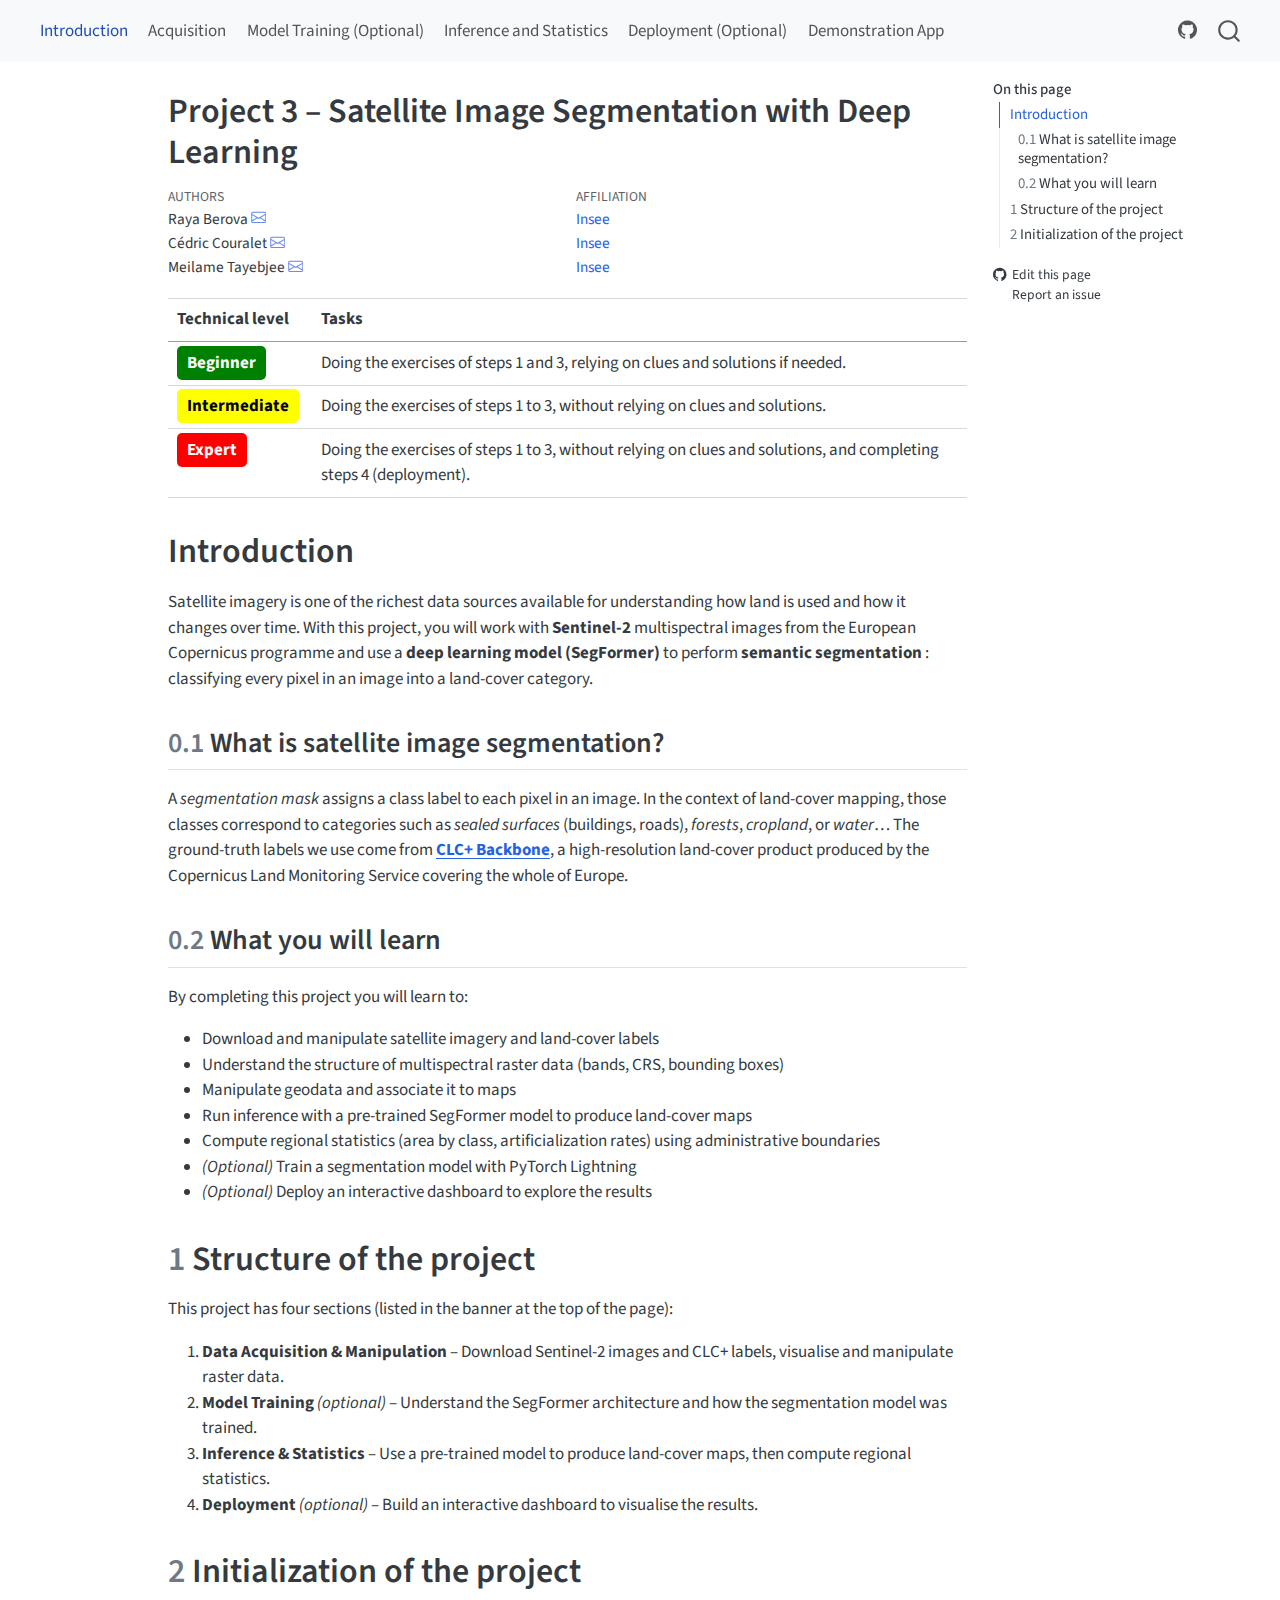
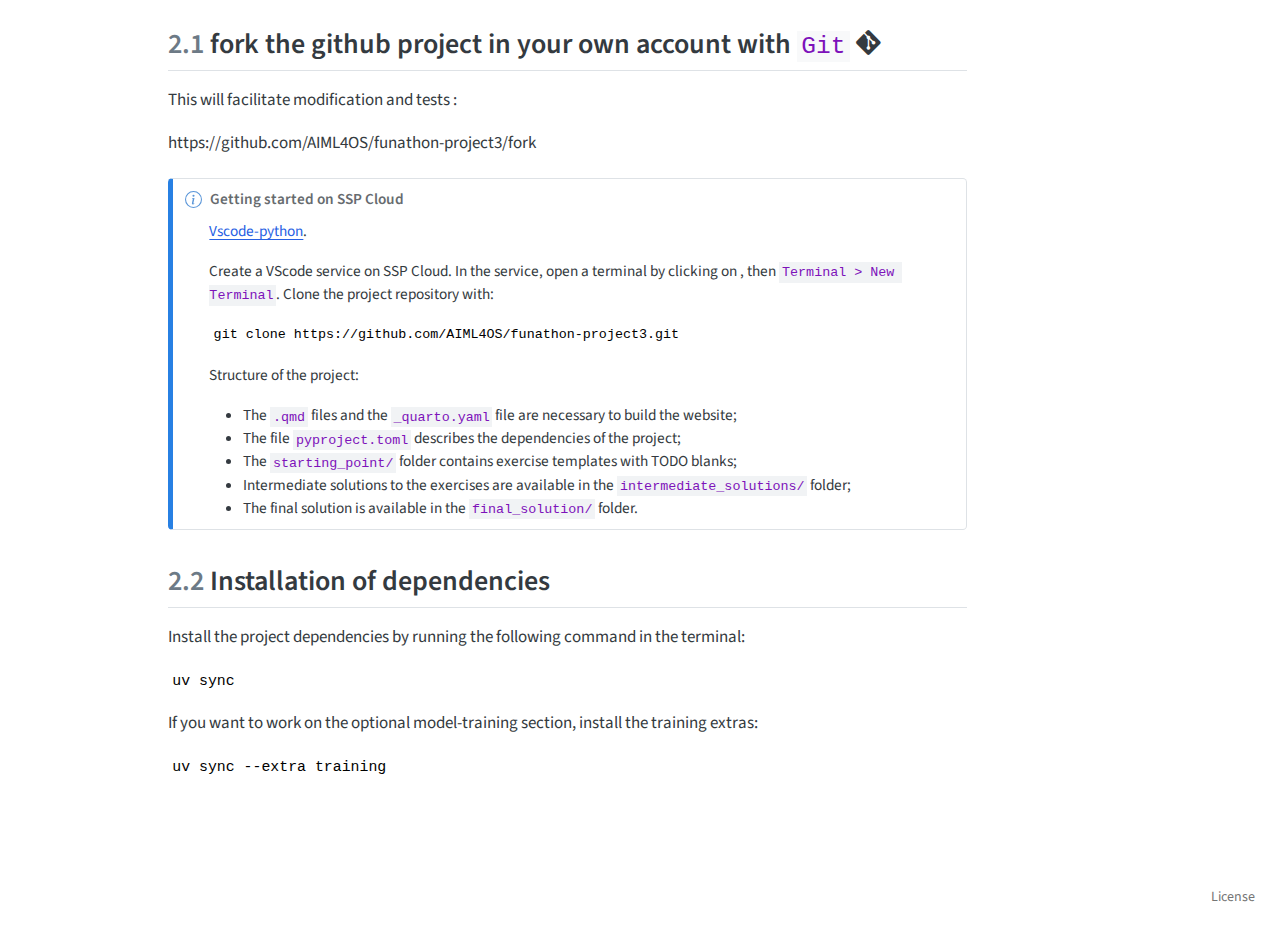
<file: index.html>
<!DOCTYPE html>
<html xmlns="http://www.w3.org/1999/xhtml" lang="en-US" xml:lang="en-US"><head>

<meta charset="utf-8">
<meta name="generator" content="quarto-1.9.37">

<meta name="viewport" content="width=device-width, initial-scale=1.0, user-scalable=yes">

<meta name="author" content="Raya Berova">
<meta name="author" content="Cédric Couralet">
<meta name="author" content="Meilame Tayebjee">

<title>Project 3 – Satellite Image Segmentation with Deep Learning – AIML4OS Funathon - Project 3</title>
<style>
/* Default styles provided by pandoc.
** See https://pandoc.org/MANUAL.html#variables-for-html for config info.
*/
code{white-space: pre-wrap;}
span.smallcaps{font-variant: small-caps;}
div.columns{display: flex; gap: min(4vw, 1.5em);}
div.column{flex: auto; overflow-x: auto;}
div.hanging-indent{margin-left: 1.5em; text-indent: -1.5em;}
ul.task-list{list-style: none;}
ul.task-list li input[type="checkbox"] {
  width: 0.8em;
  margin: 0 0.8em 0.2em -1em; /* quarto-specific, see https://github.com/quarto-dev/quarto-cli/issues/4556 */ 
  vertical-align: middle;
}
</style>


<script src="site_libs/quarto-nav/quarto-nav.js"></script>
<script src="site_libs/quarto-nav/headroom.min.js"></script>
<script src="site_libs/clipboard/clipboard.min.js"></script>
<script src="site_libs/quarto-search/autocomplete.umd.js"></script>
<script src="site_libs/quarto-search/fuse.min.js"></script>
<script src="site_libs/quarto-search/quarto-search.js"></script>
<meta name="quarto:offset" content="./">
<script src="site_libs/quarto-html/quarto.js" type="module"></script>
<script src="site_libs/quarto-html/tabsets/tabsets.js" type="module"></script>
<script src="site_libs/quarto-html/popper.min.js"></script>
<script src="site_libs/quarto-html/tippy.umd.min.js"></script>
<script src="site_libs/quarto-html/anchor.min.js"></script>
<link href="site_libs/quarto-html/tippy.css" rel="stylesheet">
<link href="site_libs/quarto-html/quarto-syntax-highlighting-7f8f88aac4f3542376d5c11b86a4c14d.css" rel="stylesheet" id="quarto-text-highlighting-styles">
<script src="site_libs/bootstrap/bootstrap.min.js"></script>
<link href="site_libs/bootstrap/bootstrap-icons.css" rel="stylesheet">
<link href="site_libs/bootstrap/bootstrap-9c86c6a150ad8204aa26c688cf8b52e3.min.css" rel="stylesheet" append-hash="true" id="quarto-bootstrap" data-mode="light">
<link href="site_libs/quarto-contrib/fontawesome6-0.1.0/all.css" rel="stylesheet">
<link href="site_libs/quarto-contrib/fontawesome6-0.1.0/latex-fontsize.css" rel="stylesheet">
<script id="quarto-search-options" type="application/json">{
  "location": "navbar",
  "copy-button": false,
  "collapse-after": 3,
  "panel-placement": "end",
  "type": "overlay",
  "limit": 50,
  "keyboard-shortcut": [
    "f",
    "/",
    "s"
  ],
  "show-item-context": false,
  "language": {
    "search-no-results-text": "No results",
    "search-matching-documents-text": "matching documents",
    "search-copy-link-title": "Copy link to search",
    "search-hide-matches-text": "Hide additional matches",
    "search-more-match-text": "more match in this document",
    "search-more-matches-text": "more matches in this document",
    "search-clear-button-title": "Clear",
    "search-text-placeholder": "",
    "search-detached-cancel-button-title": "Cancel",
    "search-submit-button-title": "Submit",
    "search-label": "Search"
  }
}</script>


<meta property="og:title" content="Project 3 – Satellite Image Segmentation with Deep Learning – AIML4OS Funathon - Project 3">
<meta property="og:description" content="Satellite images segmentation">
<meta property="og:site_name" content="AIML4OS Funathon - Project 3">
</head>

<body class="nav-fixed quarto-light">

<div id="quarto-search-results"></div>
  <header id="quarto-header" class="headroom fixed-top">
    <nav class="navbar navbar-expand-lg " data-bs-theme="dark">
      <div class="navbar-container container-fluid">
            <div id="quarto-search" class="" title="Search"></div>
          <button class="navbar-toggler" type="button" data-bs-toggle="collapse" data-bs-target="#navbarCollapse" aria-controls="navbarCollapse" role="menu" aria-expanded="false" aria-label="Toggle navigation" onclick="if (window.quartoToggleHeadroom) { window.quartoToggleHeadroom(); }">
  <span class="navbar-toggler-icon"></span>
</button>
          <div class="collapse navbar-collapse" id="navbarCollapse">
            <ul class="navbar-nav navbar-nav-scroll me-auto">
  <li class="nav-item">
    <a class="nav-link active" href="./index.html" aria-current="page"> 
<span class="menu-text">Introduction</span></a>
  </li>  
  <li class="nav-item">
    <a class="nav-link" href="./1-acquisition.html"> 
<span class="menu-text">Acquisition</span></a>
  </li>  
  <li class="nav-item">
    <a class="nav-link" href="./2-model.html"> 
<span class="menu-text">Model Training (Optional)</span></a>
  </li>  
  <li class="nav-item">
    <a class="nav-link" href="./3-inference.html"> 
<span class="menu-text">Inference and Statistics</span></a>
  </li>  
  <li class="nav-item">
    <a class="nav-link" href="./4-deployment.html"> 
<span class="menu-text">Deployment (Optional)</span></a>
  </li>  
  <li class="nav-item">
    <a class="nav-link" href="https://inseefrlab.github.io/satellite-images-webapp/"> 
<span class="menu-text">Demonstration App</span></a>
  </li>  
</ul>
            <ul class="navbar-nav navbar-nav-scroll ms-auto">
  <li class="nav-item compact">
    <a class="nav-link" href="https://github.com/AIML4OS/funathon-project3"> <i class="bi bi-github" role="img" aria-label="GitHub">
</i> 
<span class="menu-text"></span></a>
  </li>  
</ul>
          </div> <!-- /navcollapse -->
            <div class="quarto-navbar-tools">
</div>
      </div> <!-- /container-fluid -->
    </nav>
</header>
<!-- content -->
<div id="quarto-content" class="quarto-container page-columns page-rows-contents page-layout-article page-navbar">
<!-- sidebar -->
<!-- margin-sidebar -->
    <div id="quarto-margin-sidebar" class="sidebar margin-sidebar">
        <nav id="TOC" role="doc-toc" class="toc-active">
    <h2 id="toc-title">On this page</h2>
   
  <ul>
  <li><a href="#introduction" id="toc-introduction" class="nav-link active" data-scroll-target="#introduction">Introduction</a>
  <ul class="collapse">
  <li><a href="#what-is-satellite-image-segmentation" id="toc-what-is-satellite-image-segmentation" class="nav-link" data-scroll-target="#what-is-satellite-image-segmentation"><span class="header-section-number">0.1</span> What is satellite image segmentation?</a></li>
  <li><a href="#what-you-will-learn" id="toc-what-you-will-learn" class="nav-link" data-scroll-target="#what-you-will-learn"><span class="header-section-number">0.2</span> What you will learn</a></li>
  </ul></li>
  <li><a href="#structure-of-the-project" id="toc-structure-of-the-project" class="nav-link" data-scroll-target="#structure-of-the-project"><span class="header-section-number">1</span> Structure of the project</a></li>
  <li><a href="#initialization-of-the-project" id="toc-initialization-of-the-project" class="nav-link" data-scroll-target="#initialization-of-the-project"><span class="header-section-number">2</span> Initialization of the project</a>
  <ul class="collapse">
  <li><a href="#fork-the-github-project-in-your-own-account-with-git-b58fc729-690b-4000-b19f-365a4093b2ff7b7b3c206661206272616e6473206769742d616c74203e7d7d" id="toc-fork-the-github-project-in-your-own-account-with-git-b58fc729-690b-4000-b19f-365a4093b2ff7b7b3c206661206272616e6473206769742d616c74203e7d7d" class="nav-link" data-scroll-target="#fork-the-github-project-in-your-own-account-with-git-b58fc729-690b-4000-b19f-365a4093b2ff7b7b3c206661206272616e6473206769742d616c74203e7d7d"><span class="header-section-number">2.1</span> fork the github project in your own account with <code>Git</code> <i class="fa-brands fa-git-alt" aria-label="git-alt"></i></a></li>
  <li><a href="#installation-of-dependencies" id="toc-installation-of-dependencies" class="nav-link" data-scroll-target="#installation-of-dependencies"><span class="header-section-number">2.2</span> Installation of dependencies</a></li>
  </ul></li>
  </ul>
<div class="toc-actions"><ul><li><a href="https://github.com/AIML4OS/funathon-project3/edit/main/index.qmd" class="toc-action"><i class="bi bi-github"></i>Edit this page</a></li><li><a href="https://github.com/AIML4OS/funathon-project3/issues/new" class="toc-action"><i class="bi empty"></i>Report an issue</a></li></ul></div></nav>
    </div>
<!-- main -->
<main class="content" id="quarto-document-content">

<header id="title-block-header" class="quarto-title-block default">
<div class="quarto-title">
<h1 class="title">Project 3 – Satellite Image Segmentation with Deep Learning</h1>
</div>


<div class="quarto-title-meta-author">
  <div class="quarto-title-meta-heading">Authors</div>
  <div class="quarto-title-meta-heading">Affiliation</div>
  
    <div class="quarto-title-meta-contents">
    <p class="author">Raya Berova <a href="mailto:raya.berova@insee.fr" class="quarto-title-author-email"><i class="bi bi-envelope"></i></a> </p>
  </div>
  <div class="quarto-title-meta-contents">
        <p class="affiliation">
            <a href="https://www.insee.fr/fr/accueil">Insee</a>
          </p>
      </div>
    <div class="quarto-title-meta-contents">
    <p class="author">Cédric Couralet <a href="mailto:cedric.couralet@insee.fr" class="quarto-title-author-email"><i class="bi bi-envelope"></i></a> </p>
  </div>
  <div class="quarto-title-meta-contents">
        <p class="affiliation">
            <a href="https://www.insee.fr/fr/accueil">Insee</a>
          </p>
      </div>
    <div class="quarto-title-meta-contents">
    <p class="author">Meilame Tayebjee <a href="mailto:cedric.couralet@insee.fr" class="quarto-title-author-email"><i class="bi bi-envelope"></i></a> </p>
  </div>
  <div class="quarto-title-meta-contents">
        <p class="affiliation">
            <a href="https://www.insee.fr/fr/accueil">Insee</a>
          </p>
      </div>
  </div>

<div class="quarto-title-meta">

      
  
    
  </div>
  


</header>


<table class="caption-top table">
<thead>
<tr class="header">
<th data-quarto-table-cell-role="th">Technical level</th>
<th data-quarto-table-cell-role="th">Tasks</th>
</tr>
</thead>
<tbody>
<tr class="odd">
<td><span class="level-button level-beginner">Beginner</span></td>
<td>Doing the exercises of steps 1 and 3, relying on clues and solutions if needed.</td>
</tr>
<tr class="even">
<td><span class="level-button level-intermediate">Intermediate</span></td>
<td>Doing the exercises of steps 1 to 3, without relying on clues and solutions.</td>
</tr>
<tr class="odd">
<td><span class="level-button level-expert">Expert</span></td>
<td>Doing the exercises of steps 1 to 3, without relying on clues and solutions, and completing steps 4 (deployment).</td>
</tr>
</tbody>
</table>
<section id="introduction" class="level1 unnumbered">
<h1 class="unnumbered">Introduction</h1>
<p>Satellite imagery is one of the richest data sources available for understanding how land is used and how it changes over time. With this project, you will work with <strong>Sentinel-2</strong> multispectral images from the European Copernicus programme and use a <strong>deep learning model (SegFormer)</strong> to perform <strong>semantic segmentation</strong> : classifying every pixel in an image into a land-cover category.</p>
<section id="what-is-satellite-image-segmentation" class="level2" data-number="0.1">
<h2 data-number="0.1" class="anchored" data-anchor-id="what-is-satellite-image-segmentation"><span class="header-section-number">0.1</span> What is satellite image segmentation?</h2>
<p>A <em>segmentation mask</em> assigns a class label to each pixel in an image. In the context of land-cover mapping, those classes correspond to categories such as <em>sealed surfaces</em> (buildings, roads), <em>forests</em>, <em>cropland</em>, or <em>water</em>… The ground-truth labels we use come from <a href="https://land.copernicus.eu/en/products/clc-backbone"><strong>CLC+ Backbone</strong></a>, a high-resolution land-cover product produced by the Copernicus Land Monitoring Service covering the whole of Europe.</p>
</section>
<section id="what-you-will-learn" class="level2" data-number="0.2">
<h2 data-number="0.2" class="anchored" data-anchor-id="what-you-will-learn"><span class="header-section-number">0.2</span> What you will learn</h2>
<p>By completing this project you will learn to:</p>
<ul>
<li>Download and manipulate satellite imagery and land-cover labels</li>
<li>Understand the structure of multispectral raster data (bands, CRS, bounding boxes)</li>
<li>Manipulate geodata and associate it to maps</li>
<li>Run inference with a pre-trained SegFormer model to produce land-cover maps</li>
<li>Compute regional statistics (area by class, artificialization rates) using administrative boundaries</li>
<li><em>(Optional)</em> Train a segmentation model with PyTorch Lightning</li>
<li><em>(Optional)</em> Deploy an interactive dashboard to explore the results</li>
</ul>
</section>
</section>
<section id="structure-of-the-project" class="level1" data-number="1">
<h1 data-number="1"><span class="header-section-number">1</span> Structure of the project</h1>
<p>This project has four sections (listed in the banner at the top of the page):</p>
<ol type="1">
<li><strong>Data Acquisition &amp; Manipulation</strong> – Download Sentinel-2 images and CLC+ labels, visualise and manipulate raster data.</li>
<li><strong>Model Training</strong> <em>(optional)</em> – Understand the SegFormer architecture and how the segmentation model was trained.</li>
<li><strong>Inference &amp; Statistics</strong> – Use a pre-trained model to produce land-cover maps, then compute regional statistics.</li>
<li><strong>Deployment</strong> <em>(optional)</em> – Build an interactive dashboard to visualise the results.</li>
</ol>
</section>
<section id="initialization-of-the-project" class="level1" data-number="2">
<h1 data-number="2"><span class="header-section-number">2</span> Initialization of the project</h1>
<section id="fork-the-github-project-in-your-own-account-with-git-b58fc729-690b-4000-b19f-365a4093b2ff7b7b3c206661206272616e6473206769742d616c74203e7d7d" class="level2" data-number="2.1">
<h2 data-number="2.1" class="anchored" data-anchor-id="fork-the-github-project-in-your-own-account-with-git-b58fc729-690b-4000-b19f-365a4093b2ff7b7b3c206661206272616e6473206769742d616c74203e7d7d"><span class="header-section-number">2.1</span> fork the github project in your own account with <code>Git</code> <i class="fa-brands fa-git-alt" aria-label="git-alt"></i></h2>
<p>This will facilitate modification and tests :</p>
<p>https://github.com/AIML4OS/funathon-project3/fork</p>
<div class="callout callout-style-simple callout-note callout-titled">
<div class="callout-header d-flex align-content-center">
<div class="callout-icon-container">
<i class="callout-icon"></i>
</div>
<div class="callout-title-container flex-fill">
<span class="screen-reader-only">Note</span>Getting started on SSP Cloud
</div>
</div>
<div class="callout-body-container callout-body">
<p><a href="https://datalab.sspcloud.fr/launcher/ide/vscode-python">Vscode-python</a>.</p>
<p>Create a VScode service on SSP Cloud. In the service, open a terminal by clicking on <i class="fa-brands fa-fa-bars" aria-label="fa-bars"></i>, then <code>Terminal &gt; New Terminal</code>. Clone the project repository with:</p>
<pre><code>git clone https://github.com/AIML4OS/funathon-project3.git</code></pre>
<p>Structure of the project:</p>
<ul>
<li>The <code>.qmd</code> files and the <code>_quarto.yaml</code> file are necessary to build the website;</li>
<li>The file <code>pyproject.toml</code> describes the dependencies of the project;</li>
<li>The <code>starting_point/</code> folder contains exercise templates with TODO blanks;</li>
<li>Intermediate solutions to the exercises are available in the <code>intermediate_solutions/</code> folder;</li>
<li>The final solution is available in the <code>final_solution/</code> folder.</li>
</ul>
</div>
</div>
</section>
<section id="installation-of-dependencies" class="level2" data-number="2.2">
<h2 data-number="2.2" class="anchored" data-anchor-id="installation-of-dependencies"><span class="header-section-number">2.2</span> Installation of dependencies</h2>
<p>Install the project dependencies by running the following command in the terminal:</p>
<pre><code>uv sync</code></pre>
<p>If you want to work on the optional model-training section, install the training extras:</p>
<pre><code>uv sync --extra training</code></pre>


</section>
</section>

</main> <!-- /main -->
<script id="quarto-html-after-body" type="application/javascript">
  window.document.addEventListener("DOMContentLoaded", function (event) {
    const icon = "";
    const anchorJS = new window.AnchorJS();
    anchorJS.options = {
      placement: 'right',
      icon: icon
    };
    anchorJS.add('.anchored');
    const isCodeAnnotation = (el) => {
      for (const clz of el.classList) {
        if (clz.startsWith('code-annotation-')) {                     
          return true;
        }
      }
      return false;
    }
    const onCopySuccess = function(e) {
      // button target
      const button = e.trigger;
      // don't keep focus
      button.blur();
      // flash "checked"
      button.classList.add('code-copy-button-checked');
      var currentTitle = button.getAttribute("title");
      button.setAttribute("title", "Copied!");
      let tooltip;
      if (window.bootstrap) {
        button.setAttribute("data-bs-toggle", "tooltip");
        button.setAttribute("data-bs-placement", "left");
        button.setAttribute("data-bs-title", "Copied!");
        tooltip = new bootstrap.Tooltip(button, 
          { trigger: "manual", 
            customClass: "code-copy-button-tooltip",
            offset: [0, -8]});
        tooltip.show();    
      }
      setTimeout(function() {
        if (tooltip) {
          tooltip.hide();
          button.removeAttribute("data-bs-title");
          button.removeAttribute("data-bs-toggle");
          button.removeAttribute("data-bs-placement");
        }
        button.setAttribute("title", currentTitle);
        button.classList.remove('code-copy-button-checked');
      }, 1000);
      // clear code selection
      e.clearSelection();
    }
    const getTextToCopy = function(trigger) {
      const outerScaffold = trigger.parentElement.cloneNode(true);
      const codeEl = outerScaffold.querySelector('code');
      for (const childEl of codeEl.children) {
        if (isCodeAnnotation(childEl)) {
          childEl.remove();
        }
      }
      return codeEl.innerText;
    }
    const clipboard = new window.ClipboardJS('.code-copy-button:not([data-in-quarto-modal])', {
      text: getTextToCopy
    });
    clipboard.on('success', onCopySuccess);
    if (window.document.getElementById('quarto-embedded-source-code-modal')) {
      const clipboardModal = new window.ClipboardJS('.code-copy-button[data-in-quarto-modal]', {
        text: getTextToCopy,
        container: window.document.getElementById('quarto-embedded-source-code-modal')
      });
      clipboardModal.on('success', onCopySuccess);
    }
      var localhostRegex = new RegExp(/^(?:http|https):\/\/localhost\:?[0-9]*\//);
      var mailtoRegex = new RegExp(/^mailto:/);
        var filterRegex = new RegExp("https:\/\/aiml4os\.github\.io\/funathon-project3\/");
      var isInternal = (href) => {
          return filterRegex.test(href) || localhostRegex.test(href) || mailtoRegex.test(href);
      }
      // Inspect non-navigation links and adorn them if external
     var links = window.document.querySelectorAll('a[href]:not(.nav-link):not(.navbar-brand):not(.toc-action):not(.sidebar-link):not(.sidebar-item-toggle):not(.pagination-link):not(.no-external):not([aria-hidden]):not(.dropdown-item):not(.quarto-navigation-tool):not(.about-link)');
      for (var i=0; i<links.length; i++) {
        const link = links[i];
        if (!isInternal(link.href)) {
          // undo the damage that might have been done by quarto-nav.js in the case of
          // links that we want to consider external
          if (link.dataset.originalHref !== undefined) {
            link.href = link.dataset.originalHref;
          }
        }
      }
    function tippyHover(el, contentFn, onTriggerFn, onUntriggerFn) {
      const config = {
        allowHTML: true,
        maxWidth: 500,
        delay: 100,
        arrow: false,
        appendTo: function(el) {
            return el.parentElement;
        },
        interactive: true,
        interactiveBorder: 10,
        theme: 'quarto',
        placement: 'bottom-start',
      };
      if (contentFn) {
        config.content = contentFn;
      }
      if (onTriggerFn) {
        config.onTrigger = onTriggerFn;
      }
      if (onUntriggerFn) {
        config.onUntrigger = onUntriggerFn;
      }
      window.tippy(el, config); 
    }
    const noterefs = window.document.querySelectorAll('a[role="doc-noteref"]');
    for (var i=0; i<noterefs.length; i++) {
      const ref = noterefs[i];
      tippyHover(ref, function() {
        // use id or data attribute instead here
        let href = ref.getAttribute('data-footnote-href') || ref.getAttribute('href');
        try { href = new URL(href).hash; } catch {}
        const id = href.replace(/^#\/?/, "");
        const note = window.document.getElementById(id);
        if (note) {
          return note.innerHTML;
        } else {
          return "";
        }
      });
    }
    const xrefs = window.document.querySelectorAll('a.quarto-xref');
    const processXRef = (id, note) => {
      // Strip column container classes
      const stripColumnClz = (el) => {
        el.classList.remove("page-full", "page-columns");
        if (el.children) {
          for (const child of el.children) {
            stripColumnClz(child);
          }
        }
      }
      stripColumnClz(note)
      if (id === null || id.startsWith('sec-')) {
        // Special case sections, only their first couple elements
        const container = document.createElement("div");
        if (note.children && note.children.length > 2) {
          container.appendChild(note.children[0].cloneNode(true));
          for (let i = 1; i < note.children.length; i++) {
            const child = note.children[i];
            if (child.tagName === "P" && child.innerText === "") {
              continue;
            } else {
              container.appendChild(child.cloneNode(true));
              break;
            }
          }
          if (window.Quarto?.typesetMath) {
            window.Quarto.typesetMath(container);
          }
          return container.innerHTML
        } else {
          if (window.Quarto?.typesetMath) {
            window.Quarto.typesetMath(note);
          }
          return note.innerHTML;
        }
      } else {
        // Remove any anchor links if they are present
        const anchorLink = note.querySelector('a.anchorjs-link');
        if (anchorLink) {
          anchorLink.remove();
        }
        if (window.Quarto?.typesetMath) {
          window.Quarto.typesetMath(note);
        }
        if (note.classList.contains("callout")) {
          return note.outerHTML;
        } else {
          return note.innerHTML;
        }
      }
    }
    for (var i=0; i<xrefs.length; i++) {
      const xref = xrefs[i];
      tippyHover(xref, undefined, function(instance) {
        instance.disable();
        let url = xref.getAttribute('href');
        let hash = undefined; 
        if (url.startsWith('#')) {
          hash = url;
        } else {
          try { hash = new URL(url).hash; } catch {}
        }
        if (hash) {
          const id = hash.replace(/^#\/?/, "");
          const note = window.document.getElementById(id);
          if (note !== null) {
            try {
              const html = processXRef(id, note.cloneNode(true));
              instance.setContent(html);
            } finally {
              instance.enable();
              instance.show();
            }
          } else {
            // See if we can fetch this
            fetch(url.split('#')[0])
            .then(res => res.text())
            .then(html => {
              const parser = new DOMParser();
              const htmlDoc = parser.parseFromString(html, "text/html");
              const note = htmlDoc.getElementById(id);
              if (note !== null) {
                const html = processXRef(id, note);
                instance.setContent(html);
              } 
            }).finally(() => {
              instance.enable();
              instance.show();
            });
          }
        } else {
          // See if we can fetch a full url (with no hash to target)
          // This is a special case and we should probably do some content thinning / targeting
          fetch(url)
          .then(res => res.text())
          .then(html => {
            const parser = new DOMParser();
            const htmlDoc = parser.parseFromString(html, "text/html");
            const note = htmlDoc.querySelector('main.content');
            if (note !== null) {
              // This should only happen for chapter cross references
              // (since there is no id in the URL)
              // remove the first header
              if (note.children.length > 0 && note.children[0].tagName === "HEADER") {
                note.children[0].remove();
              }
              const html = processXRef(null, note);
              instance.setContent(html);
            } 
          }).finally(() => {
            instance.enable();
            instance.show();
          });
        }
      }, function(instance) {
      });
    }
        let selectedAnnoteEl;
        const selectorForAnnotation = ( cell, annotation) => {
          let cellAttr = 'data-code-cell="' + cell + '"';
          let lineAttr = 'data-code-annotation="' +  annotation + '"';
          const selector = 'span[' + cellAttr + '][' + lineAttr + ']';
          return selector;
        }
        const selectCodeLines = (annoteEl) => {
          const doc = window.document;
          const targetCell = annoteEl.getAttribute("data-target-cell");
          const targetAnnotation = annoteEl.getAttribute("data-target-annotation");
          const annoteSpan = window.document.querySelector(selectorForAnnotation(targetCell, targetAnnotation));
          const lines = annoteSpan.getAttribute("data-code-lines").split(",");
          const lineIds = lines.map((line) => {
            return targetCell + "-" + line;
          })
          let top = null;
          let height = null;
          let parent = null;
          if (lineIds.length > 0) {
              //compute the position of the single el (top and bottom and make a div)
              const el = window.document.getElementById(lineIds[0]);
              top = el.offsetTop;
              height = el.offsetHeight;
              parent = el.parentElement.parentElement;
            if (lineIds.length > 1) {
              const lastEl = window.document.getElementById(lineIds[lineIds.length - 1]);
              const bottom = lastEl.offsetTop + lastEl.offsetHeight;
              height = bottom - top;
            }
            if (top !== null && height !== null && parent !== null) {
              // cook up a div (if necessary) and position it 
              let div = window.document.getElementById("code-annotation-line-highlight");
              if (div === null) {
                div = window.document.createElement("div");
                div.setAttribute("id", "code-annotation-line-highlight");
                div.style.position = 'absolute';
                parent.appendChild(div);
              }
              div.style.top = top - 2 + "px";
              div.style.height = height + 4 + "px";
              div.style.left = 0;
              let gutterDiv = window.document.getElementById("code-annotation-line-highlight-gutter");
              if (gutterDiv === null) {
                gutterDiv = window.document.createElement("div");
                gutterDiv.setAttribute("id", "code-annotation-line-highlight-gutter");
                gutterDiv.style.position = 'absolute';
                const codeCell = window.document.getElementById(targetCell);
                const gutter = codeCell.querySelector('.code-annotation-gutter');
                gutter.appendChild(gutterDiv);
              }
              gutterDiv.style.top = top - 2 + "px";
              gutterDiv.style.height = height + 4 + "px";
            }
            selectedAnnoteEl = annoteEl;
          }
        };
        const unselectCodeLines = () => {
          const elementsIds = ["code-annotation-line-highlight", "code-annotation-line-highlight-gutter"];
          elementsIds.forEach((elId) => {
            const div = window.document.getElementById(elId);
            if (div) {
              div.remove();
            }
          });
          selectedAnnoteEl = undefined;
        };
          // Handle positioning of the toggle
      window.addEventListener(
        "resize",
        throttle(() => {
          elRect = undefined;
          if (selectedAnnoteEl) {
            selectCodeLines(selectedAnnoteEl);
          }
        }, 10)
      );
      function throttle(fn, ms) {
      let throttle = false;
      let timer;
        return (...args) => {
          if(!throttle) { // first call gets through
              fn.apply(this, args);
              throttle = true;
          } else { // all the others get throttled
              if(timer) clearTimeout(timer); // cancel #2
              timer = setTimeout(() => {
                fn.apply(this, args);
                timer = throttle = false;
              }, ms);
          }
        };
      }
        // Attach click handler to the DT
        const annoteDls = window.document.querySelectorAll('dt[data-target-cell]');
        for (const annoteDlNode of annoteDls) {
          annoteDlNode.addEventListener('click', (event) => {
            const clickedEl = event.target;
            if (clickedEl !== selectedAnnoteEl) {
              unselectCodeLines();
              const activeEl = window.document.querySelector('dt[data-target-cell].code-annotation-active');
              if (activeEl) {
                activeEl.classList.remove('code-annotation-active');
              }
              selectCodeLines(clickedEl);
              clickedEl.classList.add('code-annotation-active');
            } else {
              // Unselect the line
              unselectCodeLines();
              clickedEl.classList.remove('code-annotation-active');
            }
          });
        }
    const findCites = (el) => {
      const parentEl = el.parentElement;
      if (parentEl) {
        const cites = parentEl.dataset.cites;
        if (cites) {
          return {
            el,
            cites: cites.split(' ')
          };
        } else {
          return findCites(el.parentElement)
        }
      } else {
        return undefined;
      }
    };
    var bibliorefs = window.document.querySelectorAll('a[role="doc-biblioref"]');
    for (var i=0; i<bibliorefs.length; i++) {
      const ref = bibliorefs[i];
      const citeInfo = findCites(ref);
      if (citeInfo) {
        tippyHover(citeInfo.el, function() {
          var popup = window.document.createElement('div');
          citeInfo.cites.forEach(function(cite) {
            var citeDiv = window.document.createElement('div');
            citeDiv.classList.add('hanging-indent');
            citeDiv.classList.add('csl-entry');
            var biblioDiv = window.document.getElementById('ref-' + cite);
            if (biblioDiv) {
              citeDiv.innerHTML = biblioDiv.innerHTML;
            }
            popup.appendChild(citeDiv);
          });
          return popup.innerHTML;
        });
      }
    }
  });
  </script>
</div> <!-- /content -->
<footer class="footer">
  <div class="nav-footer">
    <div class="nav-footer-left">
      &nbsp;
    </div>   
    <div class="nav-footer-center">
      &nbsp;
    <div class="toc-actions d-sm-block d-md-none"><ul><li><a href="https://github.com/AIML4OS/funathon-project3/edit/main/index.qmd" class="toc-action"><i class="bi bi-github"></i>Edit this page</a></li><li><a href="https://github.com/AIML4OS/funathon-project3/issues/new" class="toc-action"><i class="bi empty"></i>Report an issue</a></li></ul></div></div>
    <div class="nav-footer-right">
      <ul class="footer-items list-unstyled">
    <li class="nav-item">
    <a class="nav-link" href="./LICENCE">
<p>License</p>
</a>
  </li>  
</ul>
    </div>
  </div>
</footer>




</body></html>
</file>
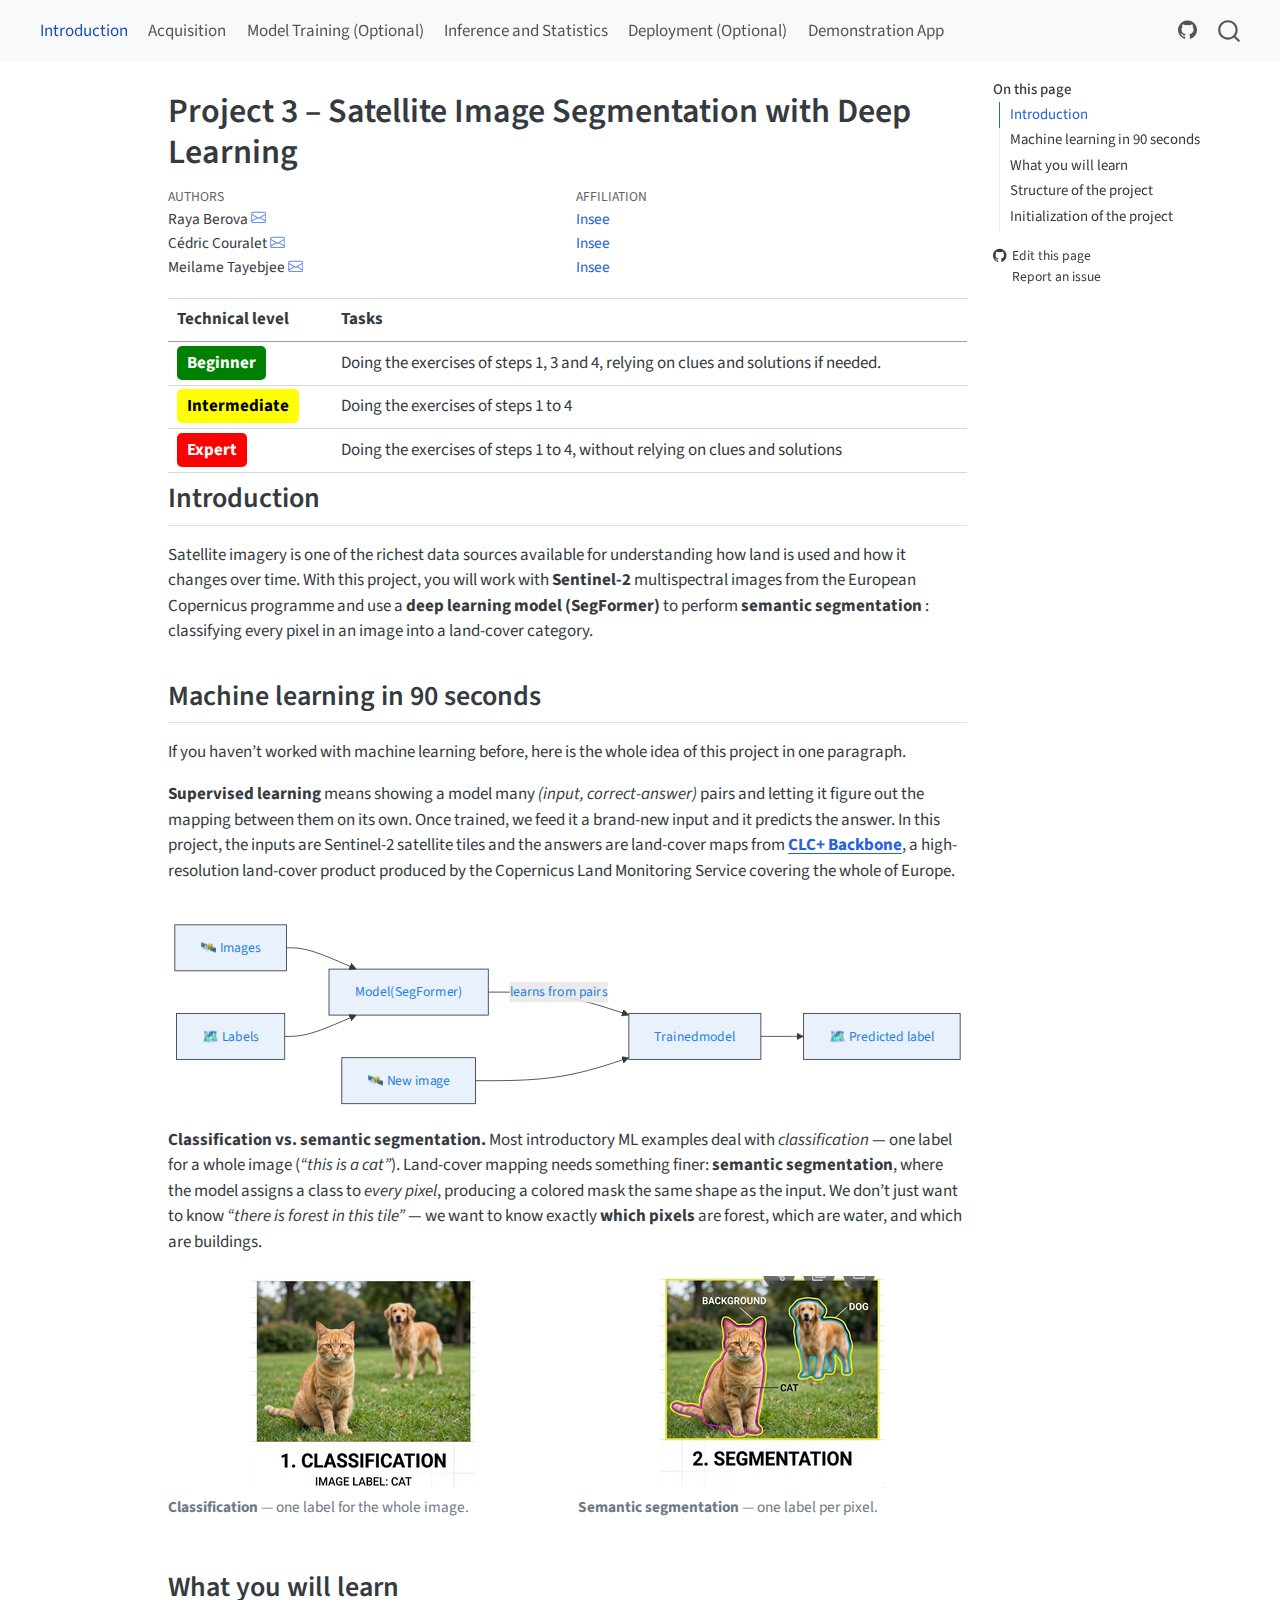
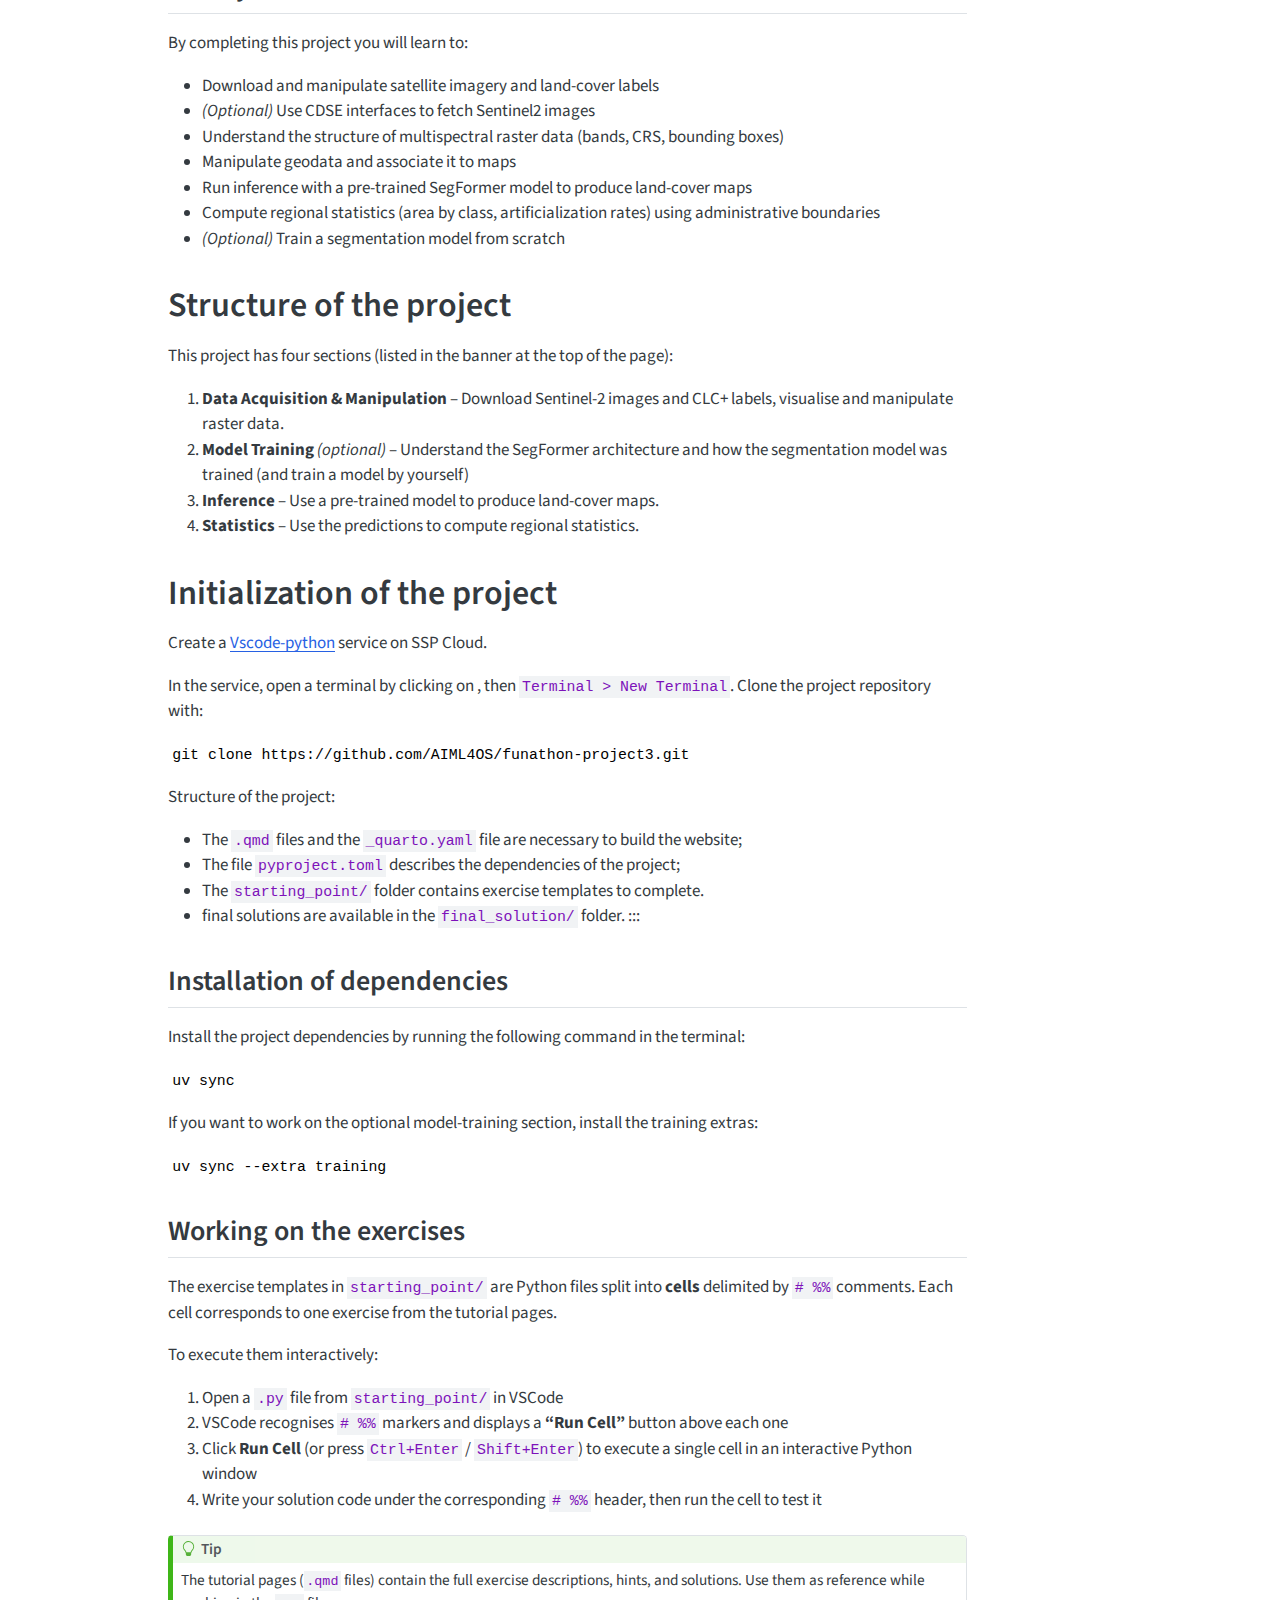
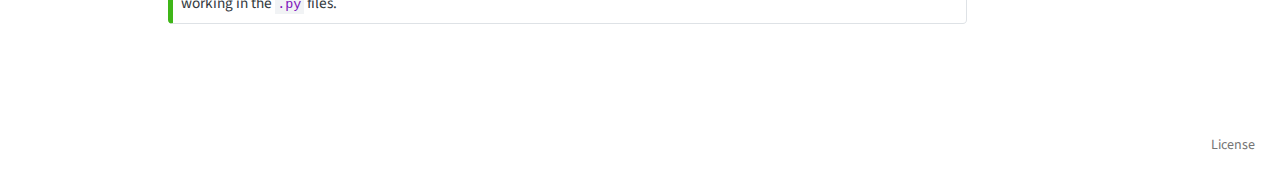
<file: pr-preview/pr-11/index.html>
<!DOCTYPE html>
<html xmlns="http://www.w3.org/1999/xhtml" lang="en-US" xml:lang="en-US"><head>

<meta charset="utf-8">
<meta name="generator" content="quarto-1.9.37">

<meta name="viewport" content="width=device-width, initial-scale=1.0, user-scalable=yes">

<meta name="author" content="Raya Berova">
<meta name="author" content="Cédric Couralet">
<meta name="author" content="Meilame Tayebjee">

<title>Project 3 – Satellite Image Segmentation with Deep Learning – AIML4OS Funathon - Project 3</title>
<style>
/* Default styles provided by pandoc.
** See https://pandoc.org/MANUAL.html#variables-for-html for config info.
*/
code{white-space: pre-wrap;}
span.smallcaps{font-variant: small-caps;}
div.columns{display: flex; gap: min(4vw, 1.5em);}
div.column{flex: auto; overflow-x: auto;}
div.hanging-indent{margin-left: 1.5em; text-indent: -1.5em;}
ul.task-list{list-style: none;}
ul.task-list li input[type="checkbox"] {
  width: 0.8em;
  margin: 0 0.8em 0.2em -1em; /* quarto-specific, see https://github.com/quarto-dev/quarto-cli/issues/4556 */ 
  vertical-align: middle;
}
</style>


<script src="site_libs/quarto-nav/quarto-nav.js"></script>
<script src="site_libs/quarto-nav/headroom.min.js"></script>
<script src="site_libs/clipboard/clipboard.min.js"></script>
<script src="site_libs/quarto-search/autocomplete.umd.js"></script>
<script src="site_libs/quarto-search/fuse.min.js"></script>
<script src="site_libs/quarto-search/quarto-search.js"></script>
<meta name="quarto:offset" content="./">
<script src="site_libs/quarto-html/quarto.js" type="module"></script>
<script src="site_libs/quarto-html/tabsets/tabsets.js" type="module"></script>
<script src="site_libs/quarto-html/popper.min.js"></script>
<script src="site_libs/quarto-html/tippy.umd.min.js"></script>
<script src="site_libs/quarto-html/anchor.min.js"></script>
<link href="site_libs/quarto-html/tippy.css" rel="stylesheet">
<link href="site_libs/quarto-html/quarto-syntax-highlighting-7f8f88aac4f3542376d5c11b86a4c14d.css" rel="stylesheet" id="quarto-text-highlighting-styles">
<script src="site_libs/bootstrap/bootstrap.min.js"></script>
<link href="site_libs/bootstrap/bootstrap-icons.css" rel="stylesheet">
<link href="site_libs/bootstrap/bootstrap-9c86c6a150ad8204aa26c688cf8b52e3.min.css" rel="stylesheet" append-hash="true" id="quarto-bootstrap" data-mode="light">
<link href="site_libs/quarto-contrib/fontawesome6-0.1.0/all.css" rel="stylesheet">
<link href="site_libs/quarto-contrib/fontawesome6-0.1.0/latex-fontsize.css" rel="stylesheet">
<script id="quarto-search-options" type="application/json">{
  "location": "navbar",
  "copy-button": false,
  "collapse-after": 3,
  "panel-placement": "end",
  "type": "overlay",
  "limit": 50,
  "keyboard-shortcut": [
    "f",
    "/",
    "s"
  ],
  "show-item-context": false,
  "language": {
    "search-no-results-text": "No results",
    "search-matching-documents-text": "matching documents",
    "search-copy-link-title": "Copy link to search",
    "search-hide-matches-text": "Hide additional matches",
    "search-more-match-text": "more match in this document",
    "search-more-matches-text": "more matches in this document",
    "search-clear-button-title": "Clear",
    "search-text-placeholder": "",
    "search-detached-cancel-button-title": "Cancel",
    "search-submit-button-title": "Submit",
    "search-label": "Search"
  }
}</script>
<script src="site_libs/quarto-diagram/mermaid.min.js"></script>
<script src="site_libs/quarto-diagram/mermaid-init.js"></script>
<link href="site_libs/quarto-diagram/mermaid.css" rel="stylesheet">


<meta property="og:title" content="Project 3 – Satellite Image Segmentation with Deep Learning – AIML4OS Funathon - Project 3">
<meta property="og:description" content="Satellite images segmentation">
<meta property="og:image" content="https://aiml4os.github.io/funathon-project3/assets/classification-example.png">
<meta property="og:site_name" content="AIML4OS Funathon - Project 3">
<meta property="og:image:height" content="212">
<meta property="og:image:width" content="224">
</head>

<body class="nav-fixed quarto-light">

<div id="quarto-search-results"></div>
  <header id="quarto-header" class="headroom fixed-top">
    <nav class="navbar navbar-expand-lg " data-bs-theme="dark">
      <div class="navbar-container container-fluid">
            <div id="quarto-search" class="" title="Search"></div>
          <button class="navbar-toggler" type="button" data-bs-toggle="collapse" data-bs-target="#navbarCollapse" aria-controls="navbarCollapse" role="menu" aria-expanded="false" aria-label="Toggle navigation" onclick="if (window.quartoToggleHeadroom) { window.quartoToggleHeadroom(); }">
  <span class="navbar-toggler-icon"></span>
</button>
          <div class="collapse navbar-collapse" id="navbarCollapse">
            <ul class="navbar-nav navbar-nav-scroll me-auto">
  <li class="nav-item">
    <a class="nav-link active" href="./index.html" aria-current="page"> 
<span class="menu-text">Introduction</span></a>
  </li>  
  <li class="nav-item">
    <a class="nav-link" href="./1-acquisition.html"> 
<span class="menu-text">Acquisition</span></a>
  </li>  
  <li class="nav-item">
    <a class="nav-link" href="./2-model.html"> 
<span class="menu-text">Model Training (Optional)</span></a>
  </li>  
  <li class="nav-item">
    <a class="nav-link" href="./3-inference.html"> 
<span class="menu-text">Inference and Statistics</span></a>
  </li>  
  <li class="nav-item">
    <a class="nav-link" href="./4-deployment.html"> 
<span class="menu-text">Deployment (Optional)</span></a>
  </li>  
  <li class="nav-item">
    <a class="nav-link" href="https://inseefrlab.github.io/satellite-images-webapp/"> 
<span class="menu-text">Demonstration App</span></a>
  </li>  
</ul>
            <ul class="navbar-nav navbar-nav-scroll ms-auto">
  <li class="nav-item compact">
    <a class="nav-link" href="https://github.com/AIML4OS/funathon-project3"> <i class="bi bi-github" role="img" aria-label="GitHub">
</i> 
<span class="menu-text"></span></a>
  </li>  
</ul>
          </div> <!-- /navcollapse -->
            <div class="quarto-navbar-tools">
</div>
      </div> <!-- /container-fluid -->
    </nav>
</header>
<!-- content -->
<div id="quarto-content" class="quarto-container page-columns page-rows-contents page-layout-article page-navbar">
<!-- sidebar -->
<!-- margin-sidebar -->
    <div id="quarto-margin-sidebar" class="sidebar margin-sidebar">
        <nav id="TOC" role="doc-toc" class="toc-active">
    <h2 id="toc-title">On this page</h2>
   
  <ul>
  <li><a href="#introduction" id="toc-introduction" class="nav-link active" data-scroll-target="#introduction">Introduction</a></li>
  <li><a href="#machine-learning-in-90-seconds" id="toc-machine-learning-in-90-seconds" class="nav-link" data-scroll-target="#machine-learning-in-90-seconds">Machine learning in 90 seconds</a></li>
  <li><a href="#what-you-will-learn" id="toc-what-you-will-learn" class="nav-link" data-scroll-target="#what-you-will-learn">What you will learn</a></li>
  <li><a href="#structure-of-the-project" id="toc-structure-of-the-project" class="nav-link" data-scroll-target="#structure-of-the-project">Structure of the project</a></li>
  <li><a href="#initialization-of-the-project" id="toc-initialization-of-the-project" class="nav-link" data-scroll-target="#initialization-of-the-project">Initialization of the project</a>
  <ul class="collapse">
  <li><a href="#installation-of-dependencies" id="toc-installation-of-dependencies" class="nav-link" data-scroll-target="#installation-of-dependencies">Installation of dependencies</a></li>
  <li><a href="#working-on-the-exercises" id="toc-working-on-the-exercises" class="nav-link" data-scroll-target="#working-on-the-exercises">Working on the exercises</a></li>
  </ul></li>
  </ul>
<div class="toc-actions"><ul><li><a href="https://github.com/AIML4OS/funathon-project3/edit/main/index.qmd" class="toc-action"><i class="bi bi-github"></i>Edit this page</a></li><li><a href="https://github.com/AIML4OS/funathon-project3/issues/new" class="toc-action"><i class="bi empty"></i>Report an issue</a></li></ul></div></nav>
    </div>
<!-- main -->
<main class="content" id="quarto-document-content">

<header id="title-block-header" class="quarto-title-block default">
<div class="quarto-title">
<h1 class="title">Project 3 – Satellite Image Segmentation with Deep Learning</h1>
</div>


<div class="quarto-title-meta-author">
  <div class="quarto-title-meta-heading">Authors</div>
  <div class="quarto-title-meta-heading">Affiliation</div>
  
    <div class="quarto-title-meta-contents">
    <p class="author">Raya Berova <a href="mailto:raya.berova@insee.fr" class="quarto-title-author-email"><i class="bi bi-envelope"></i></a> </p>
  </div>
  <div class="quarto-title-meta-contents">
        <p class="affiliation">
            <a href="https://www.insee.fr/fr/accueil">Insee</a>
          </p>
      </div>
    <div class="quarto-title-meta-contents">
    <p class="author">Cédric Couralet <a href="mailto:cedric.couralet@insee.fr" class="quarto-title-author-email"><i class="bi bi-envelope"></i></a> </p>
  </div>
  <div class="quarto-title-meta-contents">
        <p class="affiliation">
            <a href="https://www.insee.fr/fr/accueil">Insee</a>
          </p>
      </div>
    <div class="quarto-title-meta-contents">
    <p class="author">Meilame Tayebjee <a href="mailto:meilame.tayebjee@insee.fr" class="quarto-title-author-email"><i class="bi bi-envelope"></i></a> </p>
  </div>
  <div class="quarto-title-meta-contents">
        <p class="affiliation">
            <a href="https://www.insee.fr/fr/accueil">Insee</a>
          </p>
      </div>
  </div>

<div class="quarto-title-meta">

      
  
    
  </div>
  


</header>


<table class="caption-top table">
<thead>
<tr class="header">
<th data-quarto-table-cell-role="th">Technical level</th>
<th data-quarto-table-cell-role="th">Tasks</th>
</tr>
</thead>
<tbody>
<tr class="odd">
<td><span class="level-button level-beginner">Beginner</span></td>
<td>Doing the exercises of steps 1, 3 and 4, relying on clues and solutions if needed.</td>
</tr>
<tr class="even">
<td><span class="level-button level-intermediate">Intermediate</span></td>
<td>Doing the exercises of steps 1 to 4</td>
</tr>
<tr class="odd">
<td><span class="level-button level-expert">Expert</span></td>
<td>Doing the exercises of steps 1 to 4, without relying on clues and solutions</td>
</tr>
</tbody>
</table>
<section id="introduction" class="level2 unnumbered">
<h2 class="unnumbered anchored" data-anchor-id="introduction">Introduction</h2>
<p>Satellite imagery is one of the richest data sources available for understanding how land is used and how it changes over time. With this project, you will work with <strong>Sentinel-2</strong> multispectral images from the European Copernicus programme and use a <strong>deep learning model (SegFormer)</strong> to perform <strong>semantic segmentation</strong> : classifying every pixel in an image into a land-cover category.</p>
</section>
<section id="machine-learning-in-90-seconds" class="level2">
<h2 class="anchored" data-anchor-id="machine-learning-in-90-seconds">Machine learning in 90 seconds</h2>
<p>If you haven’t worked with machine learning before, here is the whole idea of this project in one paragraph.</p>
<p><strong>Supervised learning</strong> means showing a model many <em>(input, correct-answer)</em> pairs and letting it figure out the mapping between them on its own. Once trained, we feed it a brand-new input and it predicts the answer. In this project, the inputs are Sentinel-2 satellite tiles and the answers are land-cover maps from <a href="https://land.copernicus.eu/en/products/clc-backbone"><strong>CLC+ Backbone</strong></a>, a high-resolution land-cover product produced by the Copernicus Land Monitoring Service covering the whole of Europe.</p>
<div class="cell" data-eval="true" data-layout-align="default">
<div class="cell-output-display">
<div>
<p></p><figure class="figure"><p></p>
<div>
<pre class="mermaid mermaid-js">flowchart LR
    A["🛰️ Images"] --&gt; M
    B["🗺️ Labels"] --&gt; M
    M["Model(SegFormer)"] --&gt;|learns from pairs| T["Trainedmodel"]
    N["🛰️ New image"] --&gt; T
    T --&gt; P["🗺️ Predicted label"]
</pre>
</div>
<p></p></figure><p></p>
</div>
</div>
</div>
<p><strong>Classification vs.&nbsp;semantic segmentation.</strong> Most introductory ML examples deal with <em>classification</em> — one label for a whole image (<em>“this is a cat”</em>). Land-cover mapping needs something finer: <strong>semantic segmentation</strong>, where the model assigns a class to <em>every pixel</em>, producing a colored mask the same shape as the input. We don’t just want to know <em>“there is forest in this tile”</em> — we want to know exactly <strong>which pixels</strong> are forest, which are water, and which are buildings.</p>
<div class="quarto-layout-panel" data-layout-ncol="2">
<div class="quarto-layout-row">
<div class="quarto-layout-cell" style="flex-basis: 50.0%;justify-content: flex-start;">
<div class="quarto-figure quarto-figure-center">
<figure class="figure">
<p><img src="assets/classification-example.png" class="img-fluid figure-img"></p>
<figcaption><strong>Classification</strong> — one label for the whole image.</figcaption>
</figure>
</div>
</div>
<div class="quarto-layout-cell" style="flex-basis: 50.0%;justify-content: flex-start;">
<div class="quarto-figure quarto-figure-center">
<figure class="figure">
<p><img src="assets/segmentation-example.png" class="img-fluid figure-img"></p>
<figcaption><strong>Semantic segmentation</strong> — one label per pixel.</figcaption>
</figure>
</div>
</div>
</div>
</div>
</section>
<section id="what-you-will-learn" class="level2">
<h2 class="anchored" data-anchor-id="what-you-will-learn">What you will learn</h2>
<p>By completing this project you will learn to:</p>
<ul>
<li>Download and manipulate satellite imagery and land-cover labels</li>
<li><em>(Optional)</em> Use CDSE interfaces to fetch Sentinel2 images</li>
<li>Understand the structure of multispectral raster data (bands, CRS, bounding boxes)</li>
<li>Manipulate geodata and associate it to maps</li>
<li>Run inference with a pre-trained SegFormer model to produce land-cover maps</li>
<li>Compute regional statistics (area by class, artificialization rates) using administrative boundaries</li>
<li><em>(Optional)</em> Train a segmentation model from scratch</li>
</ul>
</section>
<section id="structure-of-the-project" class="level1">
<h1>Structure of the project</h1>
<p>This project has four sections (listed in the banner at the top of the page):</p>
<ol type="1">
<li><strong>Data Acquisition &amp; Manipulation</strong> – Download Sentinel-2 images and CLC+ labels, visualise and manipulate raster data.</li>
<li><strong>Model Training</strong> <em>(optional)</em> – Understand the SegFormer architecture and how the segmentation model was trained (and train a model by yourself)</li>
<li><strong>Inference</strong> – Use a pre-trained model to produce land-cover maps.</li>
<li><strong>Statistics</strong> – Use the predictions to compute regional statistics.</li>
</ol>
</section>
<section id="initialization-of-the-project" class="level1">
<h1>Initialization of the project</h1>
<p>Create a <a href="https://datalab.sspcloud.fr/launcher/ide/vscode-python">Vscode-python</a> service on SSP Cloud.</p>
<p>In the service, open a terminal by clicking on <i class="fa-brands fa-fa-bars" aria-label="fa-bars"></i>, then <code>Terminal &gt; New Terminal</code>. Clone the project repository with:</p>
<pre><code>git clone https://github.com/AIML4OS/funathon-project3.git</code></pre>
<p>Structure of the project:</p>
<ul>
<li>The <code>.qmd</code> files and the <code>_quarto.yaml</code> file are necessary to build the website;</li>
<li>The file <code>pyproject.toml</code> describes the dependencies of the project;</li>
<li>The <code>starting_point/</code> folder contains exercise templates to complete.</li>
<li>final solutions are available in the <code>final_solution/</code> folder. :::</li>
</ul>
<section id="installation-of-dependencies" class="level2">
<h2 class="anchored" data-anchor-id="installation-of-dependencies">Installation of dependencies</h2>
<p>Install the project dependencies by running the following command in the terminal:</p>
<pre><code>uv sync</code></pre>
<p>If you want to work on the optional model-training section, install the training extras:</p>
<pre><code>uv sync --extra training</code></pre>
</section>
<section id="working-on-the-exercises" class="level2">
<h2 class="anchored" data-anchor-id="working-on-the-exercises">Working on the exercises</h2>
<p>The exercise templates in <code>starting_point/</code> are Python files split into <strong>cells</strong> delimited by <code># %%</code> comments. Each cell corresponds to one exercise from the tutorial pages.</p>
<p>To execute them interactively:</p>
<ol type="1">
<li>Open a <code>.py</code> file from <code>starting_point/</code> in VSCode</li>
<li>VSCode recognises <code># %%</code> markers and displays a <strong>“Run Cell”</strong> button above each one</li>
<li>Click <strong>Run Cell</strong> (or press <code>Ctrl+Enter</code> / <code>Shift+Enter</code>) to execute a single cell in an interactive Python window</li>
<li>Write your solution code under the corresponding <code># %%</code> header, then run the cell to test it</li>
</ol>
<div class="callout callout-style-default callout-tip callout-titled">
<div class="callout-header d-flex align-content-center">
<div class="callout-icon-container">
<i class="callout-icon"></i>
</div>
<div class="callout-title-container flex-fill">
Tip
</div>
</div>
<div class="callout-body-container callout-body">
<p>The tutorial pages (<code>.qmd</code> files) contain the full exercise descriptions, hints, and solutions. Use them as reference while working in the <code>.py</code> files.</p>
</div>
</div>


</section>
</section>

</main> <!-- /main -->
<script id="quarto-html-after-body" type="application/javascript">
  window.document.addEventListener("DOMContentLoaded", function (event) {
    const icon = "";
    const anchorJS = new window.AnchorJS();
    anchorJS.options = {
      placement: 'right',
      icon: icon
    };
    anchorJS.add('.anchored');
    const isCodeAnnotation = (el) => {
      for (const clz of el.classList) {
        if (clz.startsWith('code-annotation-')) {                     
          return true;
        }
      }
      return false;
    }
    const onCopySuccess = function(e) {
      // button target
      const button = e.trigger;
      // don't keep focus
      button.blur();
      // flash "checked"
      button.classList.add('code-copy-button-checked');
      var currentTitle = button.getAttribute("title");
      button.setAttribute("title", "Copied!");
      let tooltip;
      if (window.bootstrap) {
        button.setAttribute("data-bs-toggle", "tooltip");
        button.setAttribute("data-bs-placement", "left");
        button.setAttribute("data-bs-title", "Copied!");
        tooltip = new bootstrap.Tooltip(button, 
          { trigger: "manual", 
            customClass: "code-copy-button-tooltip",
            offset: [0, -8]});
        tooltip.show();    
      }
      setTimeout(function() {
        if (tooltip) {
          tooltip.hide();
          button.removeAttribute("data-bs-title");
          button.removeAttribute("data-bs-toggle");
          button.removeAttribute("data-bs-placement");
        }
        button.setAttribute("title", currentTitle);
        button.classList.remove('code-copy-button-checked');
      }, 1000);
      // clear code selection
      e.clearSelection();
    }
    const getTextToCopy = function(trigger) {
      const outerScaffold = trigger.parentElement.cloneNode(true);
      const codeEl = outerScaffold.querySelector('code');
      for (const childEl of codeEl.children) {
        if (isCodeAnnotation(childEl)) {
          childEl.remove();
        }
      }
      return codeEl.innerText;
    }
    const clipboard = new window.ClipboardJS('.code-copy-button:not([data-in-quarto-modal])', {
      text: getTextToCopy
    });
    clipboard.on('success', onCopySuccess);
    if (window.document.getElementById('quarto-embedded-source-code-modal')) {
      const clipboardModal = new window.ClipboardJS('.code-copy-button[data-in-quarto-modal]', {
        text: getTextToCopy,
        container: window.document.getElementById('quarto-embedded-source-code-modal')
      });
      clipboardModal.on('success', onCopySuccess);
    }
      var localhostRegex = new RegExp(/^(?:http|https):\/\/localhost\:?[0-9]*\//);
      var mailtoRegex = new RegExp(/^mailto:/);
        var filterRegex = new RegExp("https:\/\/aiml4os\.github\.io\/funathon-project3\/");
      var isInternal = (href) => {
          return filterRegex.test(href) || localhostRegex.test(href) || mailtoRegex.test(href);
      }
      // Inspect non-navigation links and adorn them if external
     var links = window.document.querySelectorAll('a[href]:not(.nav-link):not(.navbar-brand):not(.toc-action):not(.sidebar-link):not(.sidebar-item-toggle):not(.pagination-link):not(.no-external):not([aria-hidden]):not(.dropdown-item):not(.quarto-navigation-tool):not(.about-link)');
      for (var i=0; i<links.length; i++) {
        const link = links[i];
        if (!isInternal(link.href)) {
          // undo the damage that might have been done by quarto-nav.js in the case of
          // links that we want to consider external
          if (link.dataset.originalHref !== undefined) {
            link.href = link.dataset.originalHref;
          }
        }
      }
    function tippyHover(el, contentFn, onTriggerFn, onUntriggerFn) {
      const config = {
        allowHTML: true,
        maxWidth: 500,
        delay: 100,
        arrow: false,
        appendTo: function(el) {
            return el.parentElement;
        },
        interactive: true,
        interactiveBorder: 10,
        theme: 'quarto',
        placement: 'bottom-start',
      };
      if (contentFn) {
        config.content = contentFn;
      }
      if (onTriggerFn) {
        config.onTrigger = onTriggerFn;
      }
      if (onUntriggerFn) {
        config.onUntrigger = onUntriggerFn;
      }
      window.tippy(el, config); 
    }
    const noterefs = window.document.querySelectorAll('a[role="doc-noteref"]');
    for (var i=0; i<noterefs.length; i++) {
      const ref = noterefs[i];
      tippyHover(ref, function() {
        // use id or data attribute instead here
        let href = ref.getAttribute('data-footnote-href') || ref.getAttribute('href');
        try { href = new URL(href).hash; } catch {}
        const id = href.replace(/^#\/?/, "");
        const note = window.document.getElementById(id);
        if (note) {
          return note.innerHTML;
        } else {
          return "";
        }
      });
    }
    const xrefs = window.document.querySelectorAll('a.quarto-xref');
    const processXRef = (id, note) => {
      // Strip column container classes
      const stripColumnClz = (el) => {
        el.classList.remove("page-full", "page-columns");
        if (el.children) {
          for (const child of el.children) {
            stripColumnClz(child);
          }
        }
      }
      stripColumnClz(note)
      if (id === null || id.startsWith('sec-')) {
        // Special case sections, only their first couple elements
        const container = document.createElement("div");
        if (note.children && note.children.length > 2) {
          container.appendChild(note.children[0].cloneNode(true));
          for (let i = 1; i < note.children.length; i++) {
            const child = note.children[i];
            if (child.tagName === "P" && child.innerText === "") {
              continue;
            } else {
              container.appendChild(child.cloneNode(true));
              break;
            }
          }
          if (window.Quarto?.typesetMath) {
            window.Quarto.typesetMath(container);
          }
          return container.innerHTML
        } else {
          if (window.Quarto?.typesetMath) {
            window.Quarto.typesetMath(note);
          }
          return note.innerHTML;
        }
      } else {
        // Remove any anchor links if they are present
        const anchorLink = note.querySelector('a.anchorjs-link');
        if (anchorLink) {
          anchorLink.remove();
        }
        if (window.Quarto?.typesetMath) {
          window.Quarto.typesetMath(note);
        }
        if (note.classList.contains("callout")) {
          return note.outerHTML;
        } else {
          return note.innerHTML;
        }
      }
    }
    for (var i=0; i<xrefs.length; i++) {
      const xref = xrefs[i];
      tippyHover(xref, undefined, function(instance) {
        instance.disable();
        let url = xref.getAttribute('href');
        let hash = undefined; 
        if (url.startsWith('#')) {
          hash = url;
        } else {
          try { hash = new URL(url).hash; } catch {}
        }
        if (hash) {
          const id = hash.replace(/^#\/?/, "");
          const note = window.document.getElementById(id);
          if (note !== null) {
            try {
              const html = processXRef(id, note.cloneNode(true));
              instance.setContent(html);
            } finally {
              instance.enable();
              instance.show();
            }
          } else {
            // See if we can fetch this
            fetch(url.split('#')[0])
            .then(res => res.text())
            .then(html => {
              const parser = new DOMParser();
              const htmlDoc = parser.parseFromString(html, "text/html");
              const note = htmlDoc.getElementById(id);
              if (note !== null) {
                const html = processXRef(id, note);
                instance.setContent(html);
              } 
            }).finally(() => {
              instance.enable();
              instance.show();
            });
          }
        } else {
          // See if we can fetch a full url (with no hash to target)
          // This is a special case and we should probably do some content thinning / targeting
          fetch(url)
          .then(res => res.text())
          .then(html => {
            const parser = new DOMParser();
            const htmlDoc = parser.parseFromString(html, "text/html");
            const note = htmlDoc.querySelector('main.content');
            if (note !== null) {
              // This should only happen for chapter cross references
              // (since there is no id in the URL)
              // remove the first header
              if (note.children.length > 0 && note.children[0].tagName === "HEADER") {
                note.children[0].remove();
              }
              const html = processXRef(null, note);
              instance.setContent(html);
            } 
          }).finally(() => {
            instance.enable();
            instance.show();
          });
        }
      }, function(instance) {
      });
    }
        let selectedAnnoteEl;
        const selectorForAnnotation = ( cell, annotation) => {
          let cellAttr = 'data-code-cell="' + cell + '"';
          let lineAttr = 'data-code-annotation="' +  annotation + '"';
          const selector = 'span[' + cellAttr + '][' + lineAttr + ']';
          return selector;
        }
        const selectCodeLines = (annoteEl) => {
          const doc = window.document;
          const targetCell = annoteEl.getAttribute("data-target-cell");
          const targetAnnotation = annoteEl.getAttribute("data-target-annotation");
          const annoteSpan = window.document.querySelector(selectorForAnnotation(targetCell, targetAnnotation));
          const lines = annoteSpan.getAttribute("data-code-lines").split(",");
          const lineIds = lines.map((line) => {
            return targetCell + "-" + line;
          })
          let top = null;
          let height = null;
          let parent = null;
          if (lineIds.length > 0) {
              //compute the position of the single el (top and bottom and make a div)
              const el = window.document.getElementById(lineIds[0]);
              top = el.offsetTop;
              height = el.offsetHeight;
              parent = el.parentElement.parentElement;
            if (lineIds.length > 1) {
              const lastEl = window.document.getElementById(lineIds[lineIds.length - 1]);
              const bottom = lastEl.offsetTop + lastEl.offsetHeight;
              height = bottom - top;
            }
            if (top !== null && height !== null && parent !== null) {
              // cook up a div (if necessary) and position it 
              let div = window.document.getElementById("code-annotation-line-highlight");
              if (div === null) {
                div = window.document.createElement("div");
                div.setAttribute("id", "code-annotation-line-highlight");
                div.style.position = 'absolute';
                parent.appendChild(div);
              }
              div.style.top = top - 2 + "px";
              div.style.height = height + 4 + "px";
              div.style.left = 0;
              let gutterDiv = window.document.getElementById("code-annotation-line-highlight-gutter");
              if (gutterDiv === null) {
                gutterDiv = window.document.createElement("div");
                gutterDiv.setAttribute("id", "code-annotation-line-highlight-gutter");
                gutterDiv.style.position = 'absolute';
                const codeCell = window.document.getElementById(targetCell);
                const gutter = codeCell.querySelector('.code-annotation-gutter');
                gutter.appendChild(gutterDiv);
              }
              gutterDiv.style.top = top - 2 + "px";
              gutterDiv.style.height = height + 4 + "px";
            }
            selectedAnnoteEl = annoteEl;
          }
        };
        const unselectCodeLines = () => {
          const elementsIds = ["code-annotation-line-highlight", "code-annotation-line-highlight-gutter"];
          elementsIds.forEach((elId) => {
            const div = window.document.getElementById(elId);
            if (div) {
              div.remove();
            }
          });
          selectedAnnoteEl = undefined;
        };
          // Handle positioning of the toggle
      window.addEventListener(
        "resize",
        throttle(() => {
          elRect = undefined;
          if (selectedAnnoteEl) {
            selectCodeLines(selectedAnnoteEl);
          }
        }, 10)
      );
      function throttle(fn, ms) {
      let throttle = false;
      let timer;
        return (...args) => {
          if(!throttle) { // first call gets through
              fn.apply(this, args);
              throttle = true;
          } else { // all the others get throttled
              if(timer) clearTimeout(timer); // cancel #2
              timer = setTimeout(() => {
                fn.apply(this, args);
                timer = throttle = false;
              }, ms);
          }
        };
      }
        // Attach click handler to the DT
        const annoteDls = window.document.querySelectorAll('dt[data-target-cell]');
        for (const annoteDlNode of annoteDls) {
          annoteDlNode.addEventListener('click', (event) => {
            const clickedEl = event.target;
            if (clickedEl !== selectedAnnoteEl) {
              unselectCodeLines();
              const activeEl = window.document.querySelector('dt[data-target-cell].code-annotation-active');
              if (activeEl) {
                activeEl.classList.remove('code-annotation-active');
              }
              selectCodeLines(clickedEl);
              clickedEl.classList.add('code-annotation-active');
            } else {
              // Unselect the line
              unselectCodeLines();
              clickedEl.classList.remove('code-annotation-active');
            }
          });
        }
    const findCites = (el) => {
      const parentEl = el.parentElement;
      if (parentEl) {
        const cites = parentEl.dataset.cites;
        if (cites) {
          return {
            el,
            cites: cites.split(' ')
          };
        } else {
          return findCites(el.parentElement)
        }
      } else {
        return undefined;
      }
    };
    var bibliorefs = window.document.querySelectorAll('a[role="doc-biblioref"]');
    for (var i=0; i<bibliorefs.length; i++) {
      const ref = bibliorefs[i];
      const citeInfo = findCites(ref);
      if (citeInfo) {
        tippyHover(citeInfo.el, function() {
          var popup = window.document.createElement('div');
          citeInfo.cites.forEach(function(cite) {
            var citeDiv = window.document.createElement('div');
            citeDiv.classList.add('hanging-indent');
            citeDiv.classList.add('csl-entry');
            var biblioDiv = window.document.getElementById('ref-' + cite);
            if (biblioDiv) {
              citeDiv.innerHTML = biblioDiv.innerHTML;
            }
            popup.appendChild(citeDiv);
          });
          return popup.innerHTML;
        });
      }
    }
  });
  </script>
</div> <!-- /content -->
<footer class="footer">
  <div class="nav-footer">
    <div class="nav-footer-left">
      &nbsp;
    </div>   
    <div class="nav-footer-center">
      &nbsp;
    <div class="toc-actions d-sm-block d-md-none"><ul><li><a href="https://github.com/AIML4OS/funathon-project3/edit/main/index.qmd" class="toc-action"><i class="bi bi-github"></i>Edit this page</a></li><li><a href="https://github.com/AIML4OS/funathon-project3/issues/new" class="toc-action"><i class="bi empty"></i>Report an issue</a></li></ul></div></div>
    <div class="nav-footer-right">
      <ul class="footer-items list-unstyled">
    <li class="nav-item">
    <a class="nav-link" href="./LICENCE">
<p>License</p>
</a>
  </li>  
</ul>
    </div>
  </div>
</footer>




</body></html>
</file>
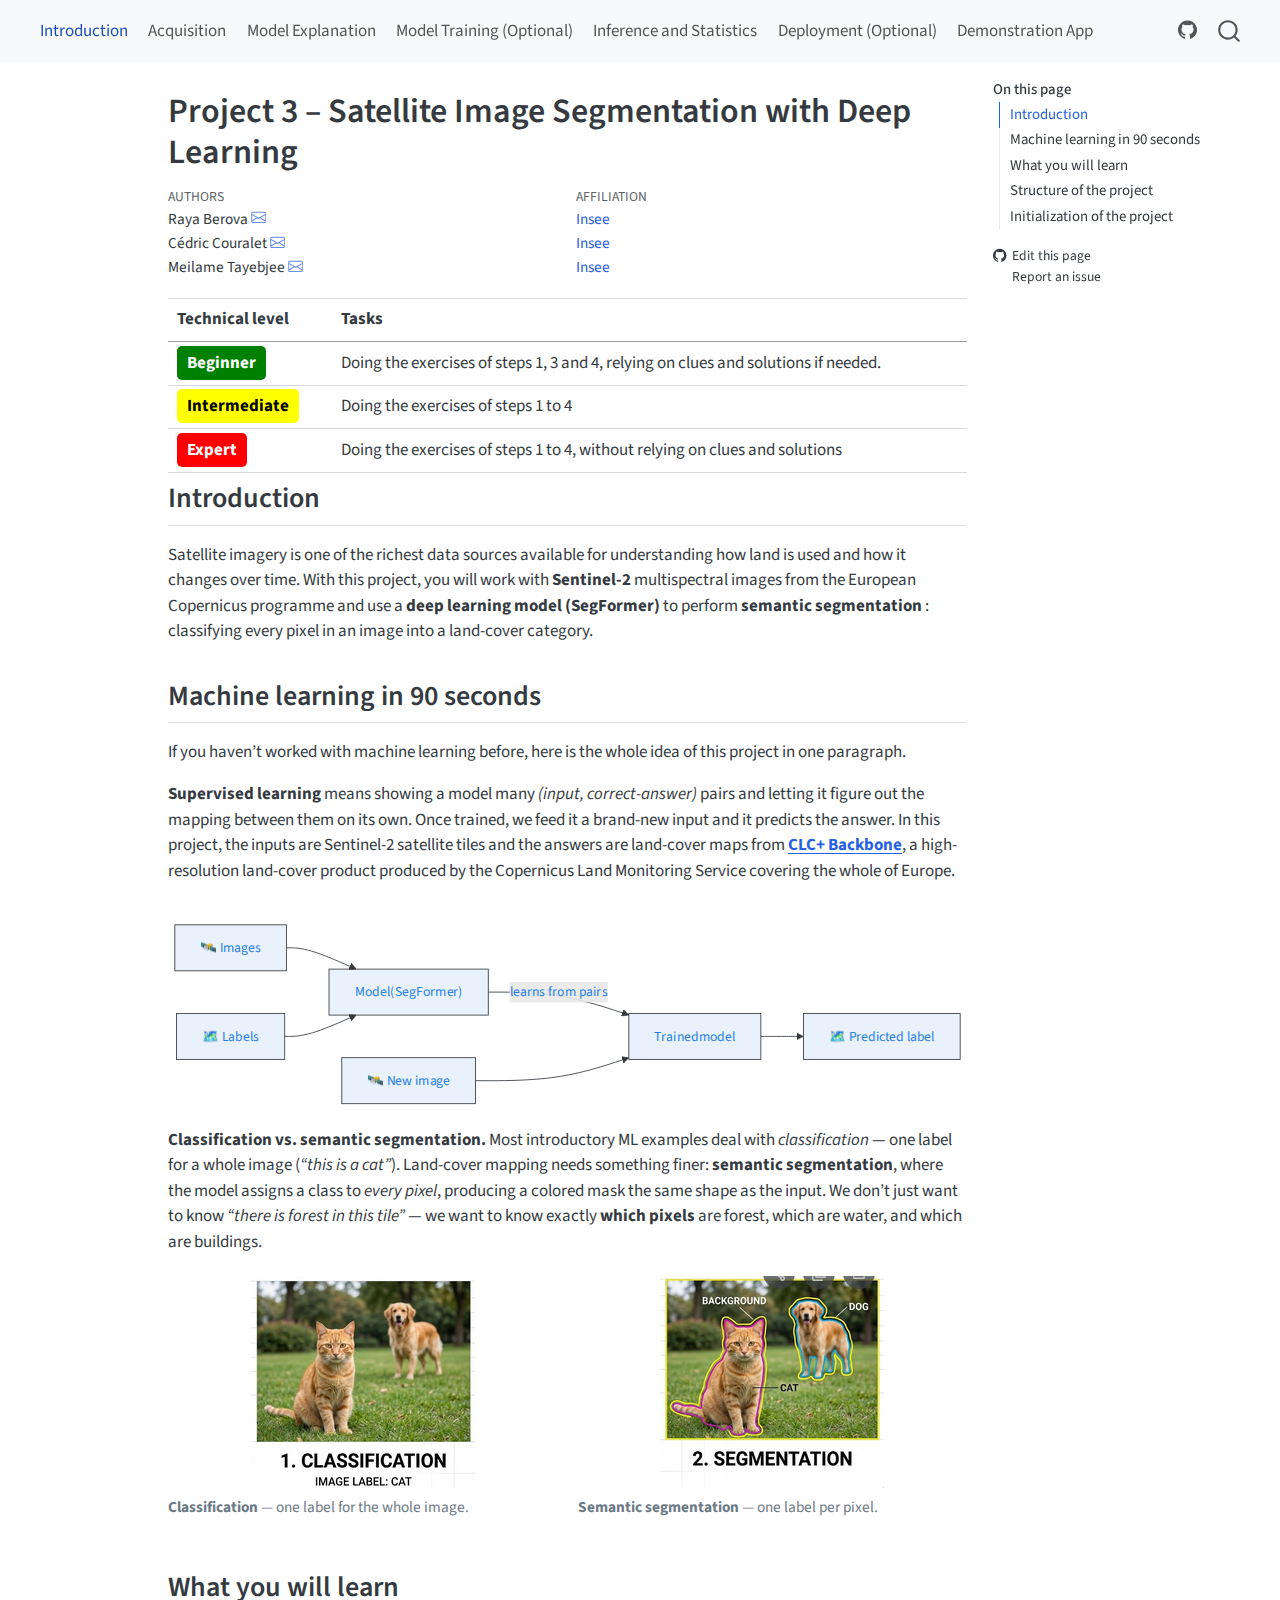
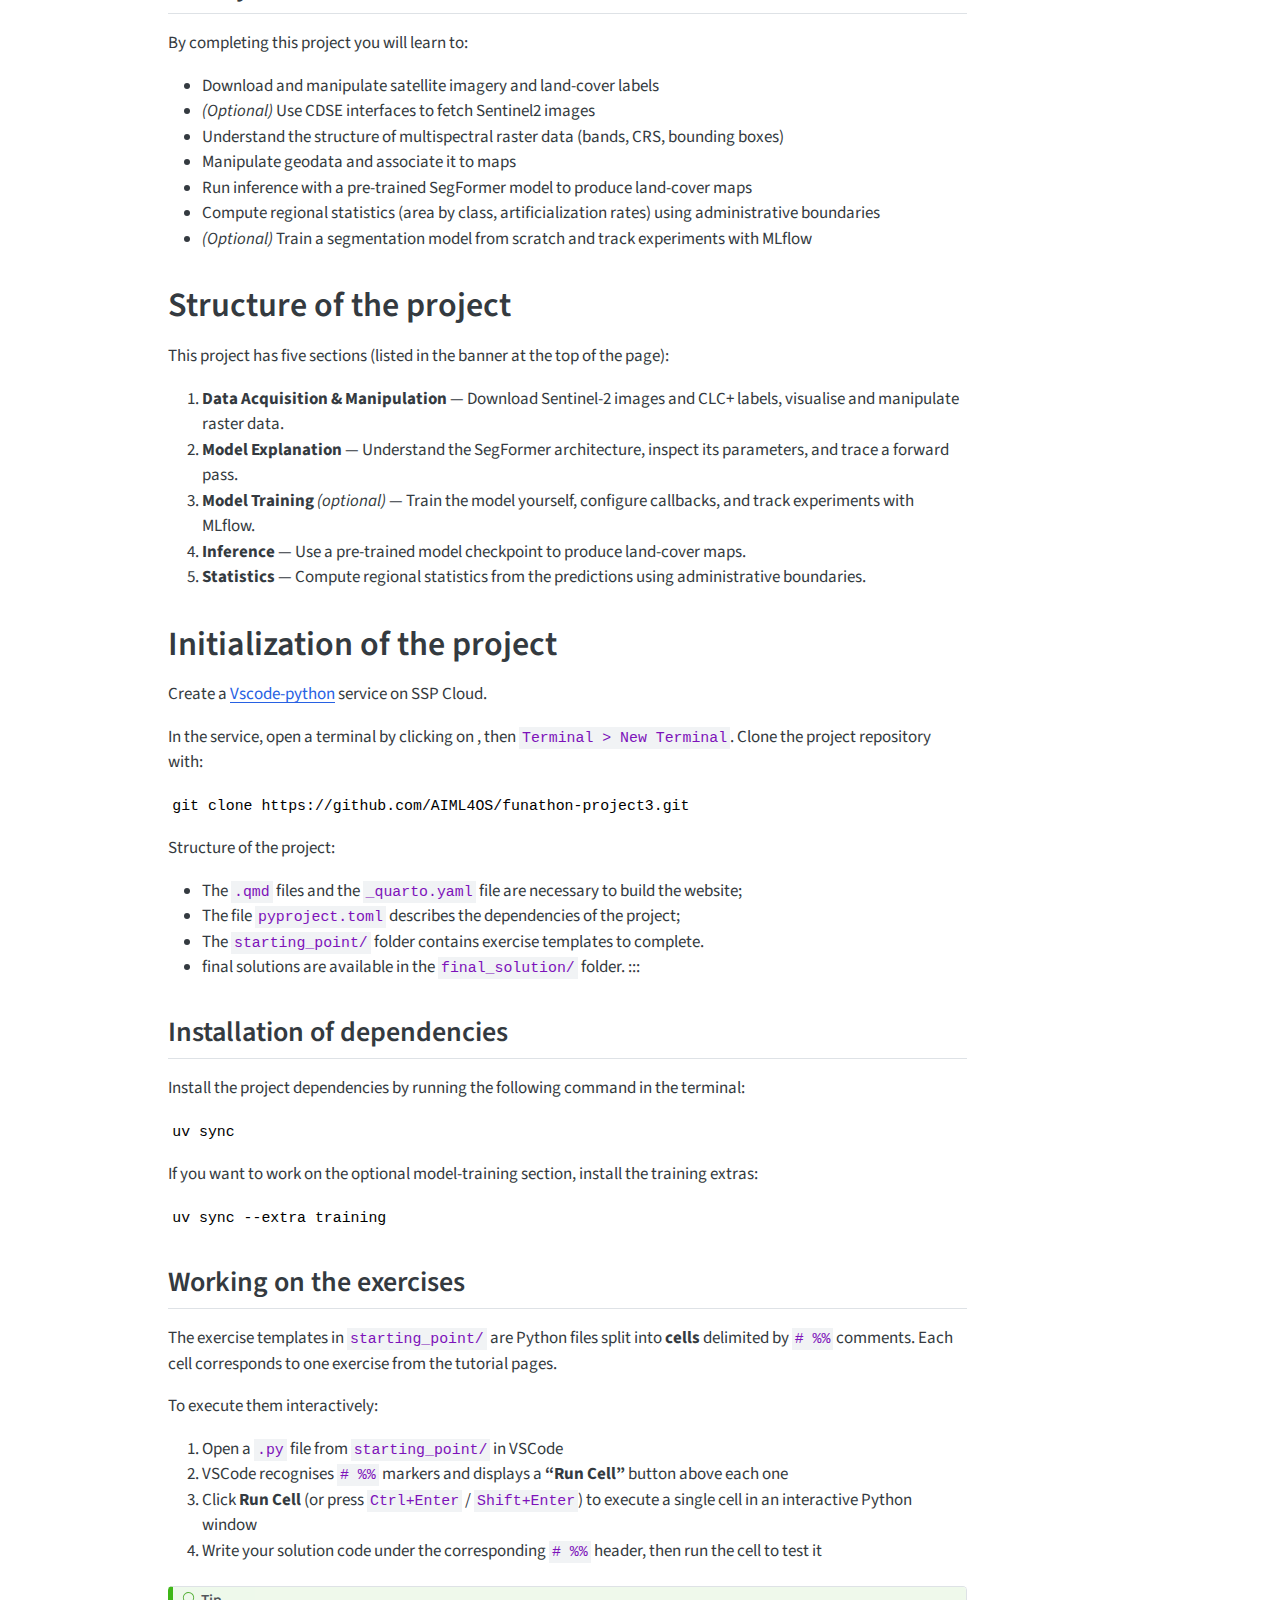
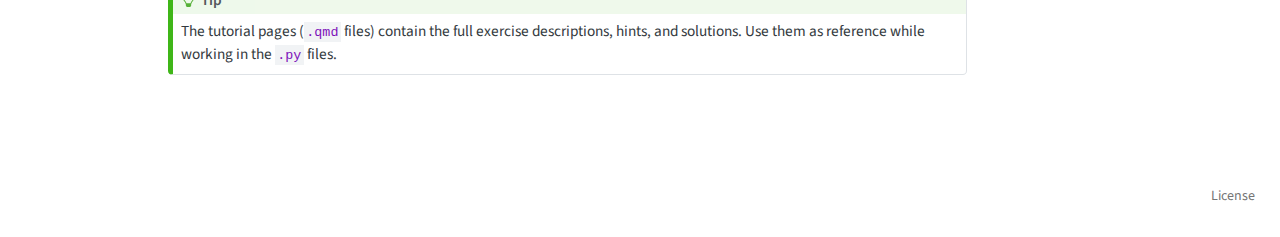
<file: pr-preview/pr-12/index.html>
<!DOCTYPE html>
<html xmlns="http://www.w3.org/1999/xhtml" lang="en-US" xml:lang="en-US"><head>

<meta charset="utf-8">
<meta name="generator" content="quarto-1.9.37">

<meta name="viewport" content="width=device-width, initial-scale=1.0, user-scalable=yes">

<meta name="author" content="Raya Berova">
<meta name="author" content="Cédric Couralet">
<meta name="author" content="Meilame Tayebjee">

<title>Project 3 – Satellite Image Segmentation with Deep Learning – AIML4OS Funathon - Project 3</title>
<style>
/* Default styles provided by pandoc.
** See https://pandoc.org/MANUAL.html#variables-for-html for config info.
*/
code{white-space: pre-wrap;}
span.smallcaps{font-variant: small-caps;}
div.columns{display: flex; gap: min(4vw, 1.5em);}
div.column{flex: auto; overflow-x: auto;}
div.hanging-indent{margin-left: 1.5em; text-indent: -1.5em;}
ul.task-list{list-style: none;}
ul.task-list li input[type="checkbox"] {
  width: 0.8em;
  margin: 0 0.8em 0.2em -1em; /* quarto-specific, see https://github.com/quarto-dev/quarto-cli/issues/4556 */ 
  vertical-align: middle;
}
</style>


<script src="site_libs/quarto-nav/quarto-nav.js"></script>
<script src="site_libs/quarto-nav/headroom.min.js"></script>
<script src="site_libs/clipboard/clipboard.min.js"></script>
<script src="site_libs/quarto-search/autocomplete.umd.js"></script>
<script src="site_libs/quarto-search/fuse.min.js"></script>
<script src="site_libs/quarto-search/quarto-search.js"></script>
<meta name="quarto:offset" content="./">
<script src="site_libs/quarto-html/quarto.js" type="module"></script>
<script src="site_libs/quarto-html/tabsets/tabsets.js" type="module"></script>
<script src="site_libs/quarto-html/popper.min.js"></script>
<script src="site_libs/quarto-html/tippy.umd.min.js"></script>
<script src="site_libs/quarto-html/anchor.min.js"></script>
<link href="site_libs/quarto-html/tippy.css" rel="stylesheet">
<link href="site_libs/quarto-html/quarto-syntax-highlighting-7f8f88aac4f3542376d5c11b86a4c14d.css" rel="stylesheet" id="quarto-text-highlighting-styles">
<script src="site_libs/bootstrap/bootstrap.min.js"></script>
<link href="site_libs/bootstrap/bootstrap-icons.css" rel="stylesheet">
<link href="site_libs/bootstrap/bootstrap-9c86c6a150ad8204aa26c688cf8b52e3.min.css" rel="stylesheet" append-hash="true" id="quarto-bootstrap" data-mode="light">
<link href="site_libs/quarto-contrib/fontawesome6-0.1.0/all.css" rel="stylesheet">
<link href="site_libs/quarto-contrib/fontawesome6-0.1.0/latex-fontsize.css" rel="stylesheet">
<script id="quarto-search-options" type="application/json">{
  "location": "navbar",
  "copy-button": false,
  "collapse-after": 3,
  "panel-placement": "end",
  "type": "overlay",
  "limit": 50,
  "keyboard-shortcut": [
    "f",
    "/",
    "s"
  ],
  "show-item-context": false,
  "language": {
    "search-no-results-text": "No results",
    "search-matching-documents-text": "matching documents",
    "search-copy-link-title": "Copy link to search",
    "search-hide-matches-text": "Hide additional matches",
    "search-more-match-text": "more match in this document",
    "search-more-matches-text": "more matches in this document",
    "search-clear-button-title": "Clear",
    "search-text-placeholder": "",
    "search-detached-cancel-button-title": "Cancel",
    "search-submit-button-title": "Submit",
    "search-label": "Search"
  }
}</script>
<script src="site_libs/quarto-diagram/mermaid.min.js"></script>
<script src="site_libs/quarto-diagram/mermaid-init.js"></script>
<link href="site_libs/quarto-diagram/mermaid.css" rel="stylesheet">


<meta property="og:title" content="Project 3 – Satellite Image Segmentation with Deep Learning – AIML4OS Funathon - Project 3">
<meta property="og:description" content="Satellite images segmentation">
<meta property="og:image" content="https://aiml4os.github.io/funathon-project3/assets/classification-example.png">
<meta property="og:site_name" content="AIML4OS Funathon - Project 3">
<meta property="og:image:height" content="212">
<meta property="og:image:width" content="224">
</head>

<body class="nav-fixed quarto-light">

<div id="quarto-search-results"></div>
  <header id="quarto-header" class="headroom fixed-top">
    <nav class="navbar navbar-expand-lg " data-bs-theme="dark">
      <div class="navbar-container container-fluid">
            <div id="quarto-search" class="" title="Search"></div>
          <button class="navbar-toggler" type="button" data-bs-toggle="collapse" data-bs-target="#navbarCollapse" aria-controls="navbarCollapse" role="menu" aria-expanded="false" aria-label="Toggle navigation" onclick="if (window.quartoToggleHeadroom) { window.quartoToggleHeadroom(); }">
  <span class="navbar-toggler-icon"></span>
</button>
          <div class="collapse navbar-collapse" id="navbarCollapse">
            <ul class="navbar-nav navbar-nav-scroll me-auto">
  <li class="nav-item">
    <a class="nav-link active" href="./index.html" aria-current="page"> 
<span class="menu-text">Introduction</span></a>
  </li>  
  <li class="nav-item">
    <a class="nav-link" href="./1-acquisition.html"> 
<span class="menu-text">Acquisition</span></a>
  </li>  
  <li class="nav-item">
    <a class="nav-link" href="./2-model.html"> 
<span class="menu-text">Model Explanation</span></a>
  </li>  
  <li class="nav-item">
    <a class="nav-link" href="./3-training.html"> 
<span class="menu-text">Model Training (Optional)</span></a>
  </li>  
  <li class="nav-item">
    <a class="nav-link" href="./4-inference.html"> 
<span class="menu-text">Inference and Statistics</span></a>
  </li>  
  <li class="nav-item">
    <a class="nav-link" href="./5-deployment.html"> 
<span class="menu-text">Deployment (Optional)</span></a>
  </li>  
  <li class="nav-item">
    <a class="nav-link" href="https://inseefrlab.github.io/satellite-images-webapp/"> 
<span class="menu-text">Demonstration App</span></a>
  </li>  
</ul>
            <ul class="navbar-nav navbar-nav-scroll ms-auto">
  <li class="nav-item compact">
    <a class="nav-link" href="https://github.com/AIML4OS/funathon-project3"> <i class="bi bi-github" role="img" aria-label="GitHub">
</i> 
<span class="menu-text"></span></a>
  </li>  
</ul>
          </div> <!-- /navcollapse -->
            <div class="quarto-navbar-tools">
</div>
      </div> <!-- /container-fluid -->
    </nav>
</header>
<!-- content -->
<div id="quarto-content" class="quarto-container page-columns page-rows-contents page-layout-article page-navbar">
<!-- sidebar -->
<!-- margin-sidebar -->
    <div id="quarto-margin-sidebar" class="sidebar margin-sidebar">
        <nav id="TOC" role="doc-toc" class="toc-active">
    <h2 id="toc-title">On this page</h2>
   
  <ul>
  <li><a href="#introduction" id="toc-introduction" class="nav-link active" data-scroll-target="#introduction">Introduction</a></li>
  <li><a href="#machine-learning-in-90-seconds" id="toc-machine-learning-in-90-seconds" class="nav-link" data-scroll-target="#machine-learning-in-90-seconds">Machine learning in 90 seconds</a></li>
  <li><a href="#what-you-will-learn" id="toc-what-you-will-learn" class="nav-link" data-scroll-target="#what-you-will-learn">What you will learn</a></li>
  <li><a href="#structure-of-the-project" id="toc-structure-of-the-project" class="nav-link" data-scroll-target="#structure-of-the-project">Structure of the project</a></li>
  <li><a href="#initialization-of-the-project" id="toc-initialization-of-the-project" class="nav-link" data-scroll-target="#initialization-of-the-project">Initialization of the project</a>
  <ul class="collapse">
  <li><a href="#installation-of-dependencies" id="toc-installation-of-dependencies" class="nav-link" data-scroll-target="#installation-of-dependencies">Installation of dependencies</a></li>
  <li><a href="#working-on-the-exercises" id="toc-working-on-the-exercises" class="nav-link" data-scroll-target="#working-on-the-exercises">Working on the exercises</a></li>
  </ul></li>
  </ul>
<div class="toc-actions"><ul><li><a href="https://github.com/AIML4OS/funathon-project3/edit/main/index.qmd" class="toc-action"><i class="bi bi-github"></i>Edit this page</a></li><li><a href="https://github.com/AIML4OS/funathon-project3/issues/new" class="toc-action"><i class="bi empty"></i>Report an issue</a></li></ul></div></nav>
    </div>
<!-- main -->
<main class="content" id="quarto-document-content">

<header id="title-block-header" class="quarto-title-block default">
<div class="quarto-title">
<h1 class="title">Project 3 – Satellite Image Segmentation with Deep Learning</h1>
</div>


<div class="quarto-title-meta-author">
  <div class="quarto-title-meta-heading">Authors</div>
  <div class="quarto-title-meta-heading">Affiliation</div>
  
    <div class="quarto-title-meta-contents">
    <p class="author">Raya Berova <a href="mailto:raya.berova@insee.fr" class="quarto-title-author-email"><i class="bi bi-envelope"></i></a> </p>
  </div>
  <div class="quarto-title-meta-contents">
        <p class="affiliation">
            <a href="https://www.insee.fr/fr/accueil">Insee</a>
          </p>
      </div>
    <div class="quarto-title-meta-contents">
    <p class="author">Cédric Couralet <a href="mailto:cedric.couralet@insee.fr" class="quarto-title-author-email"><i class="bi bi-envelope"></i></a> </p>
  </div>
  <div class="quarto-title-meta-contents">
        <p class="affiliation">
            <a href="https://www.insee.fr/fr/accueil">Insee</a>
          </p>
      </div>
    <div class="quarto-title-meta-contents">
    <p class="author">Meilame Tayebjee <a href="mailto:meilame.tayebjee@insee.fr" class="quarto-title-author-email"><i class="bi bi-envelope"></i></a> </p>
  </div>
  <div class="quarto-title-meta-contents">
        <p class="affiliation">
            <a href="https://www.insee.fr/fr/accueil">Insee</a>
          </p>
      </div>
  </div>

<div class="quarto-title-meta">

      
  
    
  </div>
  


</header>


<table class="caption-top table">
<thead>
<tr class="header">
<th data-quarto-table-cell-role="th">Technical level</th>
<th data-quarto-table-cell-role="th">Tasks</th>
</tr>
</thead>
<tbody>
<tr class="odd">
<td><span class="level-button level-beginner">Beginner</span></td>
<td>Doing the exercises of steps 1, 3 and 4, relying on clues and solutions if needed.</td>
</tr>
<tr class="even">
<td><span class="level-button level-intermediate">Intermediate</span></td>
<td>Doing the exercises of steps 1 to 4</td>
</tr>
<tr class="odd">
<td><span class="level-button level-expert">Expert</span></td>
<td>Doing the exercises of steps 1 to 4, without relying on clues and solutions</td>
</tr>
</tbody>
</table>
<section id="introduction" class="level2 unnumbered">
<h2 class="unnumbered anchored" data-anchor-id="introduction">Introduction</h2>
<p>Satellite imagery is one of the richest data sources available for understanding how land is used and how it changes over time. With this project, you will work with <strong>Sentinel-2</strong> multispectral images from the European Copernicus programme and use a <strong>deep learning model (SegFormer)</strong> to perform <strong>semantic segmentation</strong> : classifying every pixel in an image into a land-cover category.</p>
</section>
<section id="machine-learning-in-90-seconds" class="level2">
<h2 class="anchored" data-anchor-id="machine-learning-in-90-seconds">Machine learning in 90 seconds</h2>
<p>If you haven’t worked with machine learning before, here is the whole idea of this project in one paragraph.</p>
<p><strong>Supervised learning</strong> means showing a model many <em>(input, correct-answer)</em> pairs and letting it figure out the mapping between them on its own. Once trained, we feed it a brand-new input and it predicts the answer. In this project, the inputs are Sentinel-2 satellite tiles and the answers are land-cover maps from <a href="https://land.copernicus.eu/en/products/clc-backbone"><strong>CLC+ Backbone</strong></a>, a high-resolution land-cover product produced by the Copernicus Land Monitoring Service covering the whole of Europe.</p>
<div class="cell" data-eval="true" data-layout-align="default">
<div class="cell-output-display">
<div>
<p></p><figure class="figure"><p></p>
<div>
<pre class="mermaid mermaid-js">flowchart LR
    A["🛰️ Images"] --&gt; M
    B["🗺️ Labels"] --&gt; M
    M["Model(SegFormer)"] --&gt;|learns from pairs| T["Trainedmodel"]
    N["🛰️ New image"] --&gt; T
    T --&gt; P["🗺️ Predicted label"]
</pre>
</div>
<p></p></figure><p></p>
</div>
</div>
</div>
<p><strong>Classification vs.&nbsp;semantic segmentation.</strong> Most introductory ML examples deal with <em>classification</em> — one label for a whole image (<em>“this is a cat”</em>). Land-cover mapping needs something finer: <strong>semantic segmentation</strong>, where the model assigns a class to <em>every pixel</em>, producing a colored mask the same shape as the input. We don’t just want to know <em>“there is forest in this tile”</em> — we want to know exactly <strong>which pixels</strong> are forest, which are water, and which are buildings.</p>
<div class="quarto-layout-panel" data-layout-ncol="2">
<div class="quarto-layout-row">
<div class="quarto-layout-cell" style="flex-basis: 50.0%;justify-content: flex-start;">
<div class="quarto-figure quarto-figure-center">
<figure class="figure">
<p><img src="assets/classification-example.png" class="img-fluid figure-img"></p>
<figcaption><strong>Classification</strong> — one label for the whole image.</figcaption>
</figure>
</div>
</div>
<div class="quarto-layout-cell" style="flex-basis: 50.0%;justify-content: flex-start;">
<div class="quarto-figure quarto-figure-center">
<figure class="figure">
<p><img src="assets/segmentation-example.png" class="img-fluid figure-img"></p>
<figcaption><strong>Semantic segmentation</strong> — one label per pixel.</figcaption>
</figure>
</div>
</div>
</div>
</div>
</section>
<section id="what-you-will-learn" class="level2">
<h2 class="anchored" data-anchor-id="what-you-will-learn">What you will learn</h2>
<p>By completing this project you will learn to:</p>
<ul>
<li>Download and manipulate satellite imagery and land-cover labels</li>
<li><em>(Optional)</em> Use CDSE interfaces to fetch Sentinel2 images</li>
<li>Understand the structure of multispectral raster data (bands, CRS, bounding boxes)</li>
<li>Manipulate geodata and associate it to maps</li>
<li>Run inference with a pre-trained SegFormer model to produce land-cover maps</li>
<li>Compute regional statistics (area by class, artificialization rates) using administrative boundaries</li>
<li><em>(Optional)</em> Train a segmentation model from scratch and track experiments with MLflow</li>
</ul>
</section>
<section id="structure-of-the-project" class="level1">
<h1>Structure of the project</h1>
<p>This project has five sections (listed in the banner at the top of the page):</p>
<ol type="1">
<li><strong>Data Acquisition &amp; Manipulation</strong> — Download Sentinel-2 images and CLC+ labels, visualise and manipulate raster data.</li>
<li><strong>Model Explanation</strong> — Understand the SegFormer architecture, inspect its parameters, and trace a forward pass.</li>
<li><strong>Model Training</strong> <em>(optional)</em> — Train the model yourself, configure callbacks, and track experiments with MLflow.</li>
<li><strong>Inference</strong> — Use a pre-trained model checkpoint to produce land-cover maps.</li>
<li><strong>Statistics</strong> — Compute regional statistics from the predictions using administrative boundaries.</li>
</ol>
</section>
<section id="initialization-of-the-project" class="level1">
<h1>Initialization of the project</h1>
<p>Create a <a href="https://datalab.sspcloud.fr/launcher/ide/vscode-python">Vscode-python</a> service on SSP Cloud.</p>
<p>In the service, open a terminal by clicking on <i class="fa-brands fa-fa-bars" aria-label="fa-bars"></i>, then <code>Terminal &gt; New Terminal</code>. Clone the project repository with:</p>
<pre><code>git clone https://github.com/AIML4OS/funathon-project3.git</code></pre>
<p>Structure of the project:</p>
<ul>
<li>The <code>.qmd</code> files and the <code>_quarto.yaml</code> file are necessary to build the website;</li>
<li>The file <code>pyproject.toml</code> describes the dependencies of the project;</li>
<li>The <code>starting_point/</code> folder contains exercise templates to complete.</li>
<li>final solutions are available in the <code>final_solution/</code> folder. :::</li>
</ul>
<section id="installation-of-dependencies" class="level2">
<h2 class="anchored" data-anchor-id="installation-of-dependencies">Installation of dependencies</h2>
<p>Install the project dependencies by running the following command in the terminal:</p>
<pre><code>uv sync</code></pre>
<p>If you want to work on the optional model-training section, install the training extras:</p>
<pre><code>uv sync --extra training</code></pre>
</section>
<section id="working-on-the-exercises" class="level2">
<h2 class="anchored" data-anchor-id="working-on-the-exercises">Working on the exercises</h2>
<p>The exercise templates in <code>starting_point/</code> are Python files split into <strong>cells</strong> delimited by <code># %%</code> comments. Each cell corresponds to one exercise from the tutorial pages.</p>
<p>To execute them interactively:</p>
<ol type="1">
<li>Open a <code>.py</code> file from <code>starting_point/</code> in VSCode</li>
<li>VSCode recognises <code># %%</code> markers and displays a <strong>“Run Cell”</strong> button above each one</li>
<li>Click <strong>Run Cell</strong> (or press <code>Ctrl+Enter</code> / <code>Shift+Enter</code>) to execute a single cell in an interactive Python window</li>
<li>Write your solution code under the corresponding <code># %%</code> header, then run the cell to test it</li>
</ol>
<div class="callout callout-style-default callout-tip callout-titled">
<div class="callout-header d-flex align-content-center">
<div class="callout-icon-container">
<i class="callout-icon"></i>
</div>
<div class="callout-title-container flex-fill">
Tip
</div>
</div>
<div class="callout-body-container callout-body">
<p>The tutorial pages (<code>.qmd</code> files) contain the full exercise descriptions, hints, and solutions. Use them as reference while working in the <code>.py</code> files.</p>
</div>
</div>


</section>
</section>

</main> <!-- /main -->
<script id="quarto-html-after-body" type="application/javascript">
  window.document.addEventListener("DOMContentLoaded", function (event) {
    const icon = "";
    const anchorJS = new window.AnchorJS();
    anchorJS.options = {
      placement: 'right',
      icon: icon
    };
    anchorJS.add('.anchored');
    const isCodeAnnotation = (el) => {
      for (const clz of el.classList) {
        if (clz.startsWith('code-annotation-')) {                     
          return true;
        }
      }
      return false;
    }
    const onCopySuccess = function(e) {
      // button target
      const button = e.trigger;
      // don't keep focus
      button.blur();
      // flash "checked"
      button.classList.add('code-copy-button-checked');
      var currentTitle = button.getAttribute("title");
      button.setAttribute("title", "Copied!");
      let tooltip;
      if (window.bootstrap) {
        button.setAttribute("data-bs-toggle", "tooltip");
        button.setAttribute("data-bs-placement", "left");
        button.setAttribute("data-bs-title", "Copied!");
        tooltip = new bootstrap.Tooltip(button, 
          { trigger: "manual", 
            customClass: "code-copy-button-tooltip",
            offset: [0, -8]});
        tooltip.show();    
      }
      setTimeout(function() {
        if (tooltip) {
          tooltip.hide();
          button.removeAttribute("data-bs-title");
          button.removeAttribute("data-bs-toggle");
          button.removeAttribute("data-bs-placement");
        }
        button.setAttribute("title", currentTitle);
        button.classList.remove('code-copy-button-checked');
      }, 1000);
      // clear code selection
      e.clearSelection();
    }
    const getTextToCopy = function(trigger) {
      const outerScaffold = trigger.parentElement.cloneNode(true);
      const codeEl = outerScaffold.querySelector('code');
      for (const childEl of codeEl.children) {
        if (isCodeAnnotation(childEl)) {
          childEl.remove();
        }
      }
      return codeEl.innerText;
    }
    const clipboard = new window.ClipboardJS('.code-copy-button:not([data-in-quarto-modal])', {
      text: getTextToCopy
    });
    clipboard.on('success', onCopySuccess);
    if (window.document.getElementById('quarto-embedded-source-code-modal')) {
      const clipboardModal = new window.ClipboardJS('.code-copy-button[data-in-quarto-modal]', {
        text: getTextToCopy,
        container: window.document.getElementById('quarto-embedded-source-code-modal')
      });
      clipboardModal.on('success', onCopySuccess);
    }
      var localhostRegex = new RegExp(/^(?:http|https):\/\/localhost\:?[0-9]*\//);
      var mailtoRegex = new RegExp(/^mailto:/);
        var filterRegex = new RegExp("https:\/\/aiml4os\.github\.io\/funathon-project3\/");
      var isInternal = (href) => {
          return filterRegex.test(href) || localhostRegex.test(href) || mailtoRegex.test(href);
      }
      // Inspect non-navigation links and adorn them if external
     var links = window.document.querySelectorAll('a[href]:not(.nav-link):not(.navbar-brand):not(.toc-action):not(.sidebar-link):not(.sidebar-item-toggle):not(.pagination-link):not(.no-external):not([aria-hidden]):not(.dropdown-item):not(.quarto-navigation-tool):not(.about-link)');
      for (var i=0; i<links.length; i++) {
        const link = links[i];
        if (!isInternal(link.href)) {
          // undo the damage that might have been done by quarto-nav.js in the case of
          // links that we want to consider external
          if (link.dataset.originalHref !== undefined) {
            link.href = link.dataset.originalHref;
          }
        }
      }
    function tippyHover(el, contentFn, onTriggerFn, onUntriggerFn) {
      const config = {
        allowHTML: true,
        maxWidth: 500,
        delay: 100,
        arrow: false,
        appendTo: function(el) {
            return el.parentElement;
        },
        interactive: true,
        interactiveBorder: 10,
        theme: 'quarto',
        placement: 'bottom-start',
      };
      if (contentFn) {
        config.content = contentFn;
      }
      if (onTriggerFn) {
        config.onTrigger = onTriggerFn;
      }
      if (onUntriggerFn) {
        config.onUntrigger = onUntriggerFn;
      }
      window.tippy(el, config); 
    }
    const noterefs = window.document.querySelectorAll('a[role="doc-noteref"]');
    for (var i=0; i<noterefs.length; i++) {
      const ref = noterefs[i];
      tippyHover(ref, function() {
        // use id or data attribute instead here
        let href = ref.getAttribute('data-footnote-href') || ref.getAttribute('href');
        try { href = new URL(href).hash; } catch {}
        const id = href.replace(/^#\/?/, "");
        const note = window.document.getElementById(id);
        if (note) {
          return note.innerHTML;
        } else {
          return "";
        }
      });
    }
    const xrefs = window.document.querySelectorAll('a.quarto-xref');
    const processXRef = (id, note) => {
      // Strip column container classes
      const stripColumnClz = (el) => {
        el.classList.remove("page-full", "page-columns");
        if (el.children) {
          for (const child of el.children) {
            stripColumnClz(child);
          }
        }
      }
      stripColumnClz(note)
      if (id === null || id.startsWith('sec-')) {
        // Special case sections, only their first couple elements
        const container = document.createElement("div");
        if (note.children && note.children.length > 2) {
          container.appendChild(note.children[0].cloneNode(true));
          for (let i = 1; i < note.children.length; i++) {
            const child = note.children[i];
            if (child.tagName === "P" && child.innerText === "") {
              continue;
            } else {
              container.appendChild(child.cloneNode(true));
              break;
            }
          }
          if (window.Quarto?.typesetMath) {
            window.Quarto.typesetMath(container);
          }
          return container.innerHTML
        } else {
          if (window.Quarto?.typesetMath) {
            window.Quarto.typesetMath(note);
          }
          return note.innerHTML;
        }
      } else {
        // Remove any anchor links if they are present
        const anchorLink = note.querySelector('a.anchorjs-link');
        if (anchorLink) {
          anchorLink.remove();
        }
        if (window.Quarto?.typesetMath) {
          window.Quarto.typesetMath(note);
        }
        if (note.classList.contains("callout")) {
          return note.outerHTML;
        } else {
          return note.innerHTML;
        }
      }
    }
    for (var i=0; i<xrefs.length; i++) {
      const xref = xrefs[i];
      tippyHover(xref, undefined, function(instance) {
        instance.disable();
        let url = xref.getAttribute('href');
        let hash = undefined; 
        if (url.startsWith('#')) {
          hash = url;
        } else {
          try { hash = new URL(url).hash; } catch {}
        }
        if (hash) {
          const id = hash.replace(/^#\/?/, "");
          const note = window.document.getElementById(id);
          if (note !== null) {
            try {
              const html = processXRef(id, note.cloneNode(true));
              instance.setContent(html);
            } finally {
              instance.enable();
              instance.show();
            }
          } else {
            // See if we can fetch this
            fetch(url.split('#')[0])
            .then(res => res.text())
            .then(html => {
              const parser = new DOMParser();
              const htmlDoc = parser.parseFromString(html, "text/html");
              const note = htmlDoc.getElementById(id);
              if (note !== null) {
                const html = processXRef(id, note);
                instance.setContent(html);
              } 
            }).finally(() => {
              instance.enable();
              instance.show();
            });
          }
        } else {
          // See if we can fetch a full url (with no hash to target)
          // This is a special case and we should probably do some content thinning / targeting
          fetch(url)
          .then(res => res.text())
          .then(html => {
            const parser = new DOMParser();
            const htmlDoc = parser.parseFromString(html, "text/html");
            const note = htmlDoc.querySelector('main.content');
            if (note !== null) {
              // This should only happen for chapter cross references
              // (since there is no id in the URL)
              // remove the first header
              if (note.children.length > 0 && note.children[0].tagName === "HEADER") {
                note.children[0].remove();
              }
              const html = processXRef(null, note);
              instance.setContent(html);
            } 
          }).finally(() => {
            instance.enable();
            instance.show();
          });
        }
      }, function(instance) {
      });
    }
        let selectedAnnoteEl;
        const selectorForAnnotation = ( cell, annotation) => {
          let cellAttr = 'data-code-cell="' + cell + '"';
          let lineAttr = 'data-code-annotation="' +  annotation + '"';
          const selector = 'span[' + cellAttr + '][' + lineAttr + ']';
          return selector;
        }
        const selectCodeLines = (annoteEl) => {
          const doc = window.document;
          const targetCell = annoteEl.getAttribute("data-target-cell");
          const targetAnnotation = annoteEl.getAttribute("data-target-annotation");
          const annoteSpan = window.document.querySelector(selectorForAnnotation(targetCell, targetAnnotation));
          const lines = annoteSpan.getAttribute("data-code-lines").split(",");
          const lineIds = lines.map((line) => {
            return targetCell + "-" + line;
          })
          let top = null;
          let height = null;
          let parent = null;
          if (lineIds.length > 0) {
              //compute the position of the single el (top and bottom and make a div)
              const el = window.document.getElementById(lineIds[0]);
              top = el.offsetTop;
              height = el.offsetHeight;
              parent = el.parentElement.parentElement;
            if (lineIds.length > 1) {
              const lastEl = window.document.getElementById(lineIds[lineIds.length - 1]);
              const bottom = lastEl.offsetTop + lastEl.offsetHeight;
              height = bottom - top;
            }
            if (top !== null && height !== null && parent !== null) {
              // cook up a div (if necessary) and position it 
              let div = window.document.getElementById("code-annotation-line-highlight");
              if (div === null) {
                div = window.document.createElement("div");
                div.setAttribute("id", "code-annotation-line-highlight");
                div.style.position = 'absolute';
                parent.appendChild(div);
              }
              div.style.top = top - 2 + "px";
              div.style.height = height + 4 + "px";
              div.style.left = 0;
              let gutterDiv = window.document.getElementById("code-annotation-line-highlight-gutter");
              if (gutterDiv === null) {
                gutterDiv = window.document.createElement("div");
                gutterDiv.setAttribute("id", "code-annotation-line-highlight-gutter");
                gutterDiv.style.position = 'absolute';
                const codeCell = window.document.getElementById(targetCell);
                const gutter = codeCell.querySelector('.code-annotation-gutter');
                gutter.appendChild(gutterDiv);
              }
              gutterDiv.style.top = top - 2 + "px";
              gutterDiv.style.height = height + 4 + "px";
            }
            selectedAnnoteEl = annoteEl;
          }
        };
        const unselectCodeLines = () => {
          const elementsIds = ["code-annotation-line-highlight", "code-annotation-line-highlight-gutter"];
          elementsIds.forEach((elId) => {
            const div = window.document.getElementById(elId);
            if (div) {
              div.remove();
            }
          });
          selectedAnnoteEl = undefined;
        };
          // Handle positioning of the toggle
      window.addEventListener(
        "resize",
        throttle(() => {
          elRect = undefined;
          if (selectedAnnoteEl) {
            selectCodeLines(selectedAnnoteEl);
          }
        }, 10)
      );
      function throttle(fn, ms) {
      let throttle = false;
      let timer;
        return (...args) => {
          if(!throttle) { // first call gets through
              fn.apply(this, args);
              throttle = true;
          } else { // all the others get throttled
              if(timer) clearTimeout(timer); // cancel #2
              timer = setTimeout(() => {
                fn.apply(this, args);
                timer = throttle = false;
              }, ms);
          }
        };
      }
        // Attach click handler to the DT
        const annoteDls = window.document.querySelectorAll('dt[data-target-cell]');
        for (const annoteDlNode of annoteDls) {
          annoteDlNode.addEventListener('click', (event) => {
            const clickedEl = event.target;
            if (clickedEl !== selectedAnnoteEl) {
              unselectCodeLines();
              const activeEl = window.document.querySelector('dt[data-target-cell].code-annotation-active');
              if (activeEl) {
                activeEl.classList.remove('code-annotation-active');
              }
              selectCodeLines(clickedEl);
              clickedEl.classList.add('code-annotation-active');
            } else {
              // Unselect the line
              unselectCodeLines();
              clickedEl.classList.remove('code-annotation-active');
            }
          });
        }
    const findCites = (el) => {
      const parentEl = el.parentElement;
      if (parentEl) {
        const cites = parentEl.dataset.cites;
        if (cites) {
          return {
            el,
            cites: cites.split(' ')
          };
        } else {
          return findCites(el.parentElement)
        }
      } else {
        return undefined;
      }
    };
    var bibliorefs = window.document.querySelectorAll('a[role="doc-biblioref"]');
    for (var i=0; i<bibliorefs.length; i++) {
      const ref = bibliorefs[i];
      const citeInfo = findCites(ref);
      if (citeInfo) {
        tippyHover(citeInfo.el, function() {
          var popup = window.document.createElement('div');
          citeInfo.cites.forEach(function(cite) {
            var citeDiv = window.document.createElement('div');
            citeDiv.classList.add('hanging-indent');
            citeDiv.classList.add('csl-entry');
            var biblioDiv = window.document.getElementById('ref-' + cite);
            if (biblioDiv) {
              citeDiv.innerHTML = biblioDiv.innerHTML;
            }
            popup.appendChild(citeDiv);
          });
          return popup.innerHTML;
        });
      }
    }
  });
  </script>
</div> <!-- /content -->
<footer class="footer">
  <div class="nav-footer">
    <div class="nav-footer-left">
      &nbsp;
    </div>   
    <div class="nav-footer-center">
      &nbsp;
    <div class="toc-actions d-sm-block d-md-none"><ul><li><a href="https://github.com/AIML4OS/funathon-project3/edit/main/index.qmd" class="toc-action"><i class="bi bi-github"></i>Edit this page</a></li><li><a href="https://github.com/AIML4OS/funathon-project3/issues/new" class="toc-action"><i class="bi empty"></i>Report an issue</a></li></ul></div></div>
    <div class="nav-footer-right">
      <ul class="footer-items list-unstyled">
    <li class="nav-item">
    <a class="nav-link" href="./LICENCE">
<p>License</p>
</a>
  </li>  
</ul>
    </div>
  </div>
</footer>




</body></html>
</file>
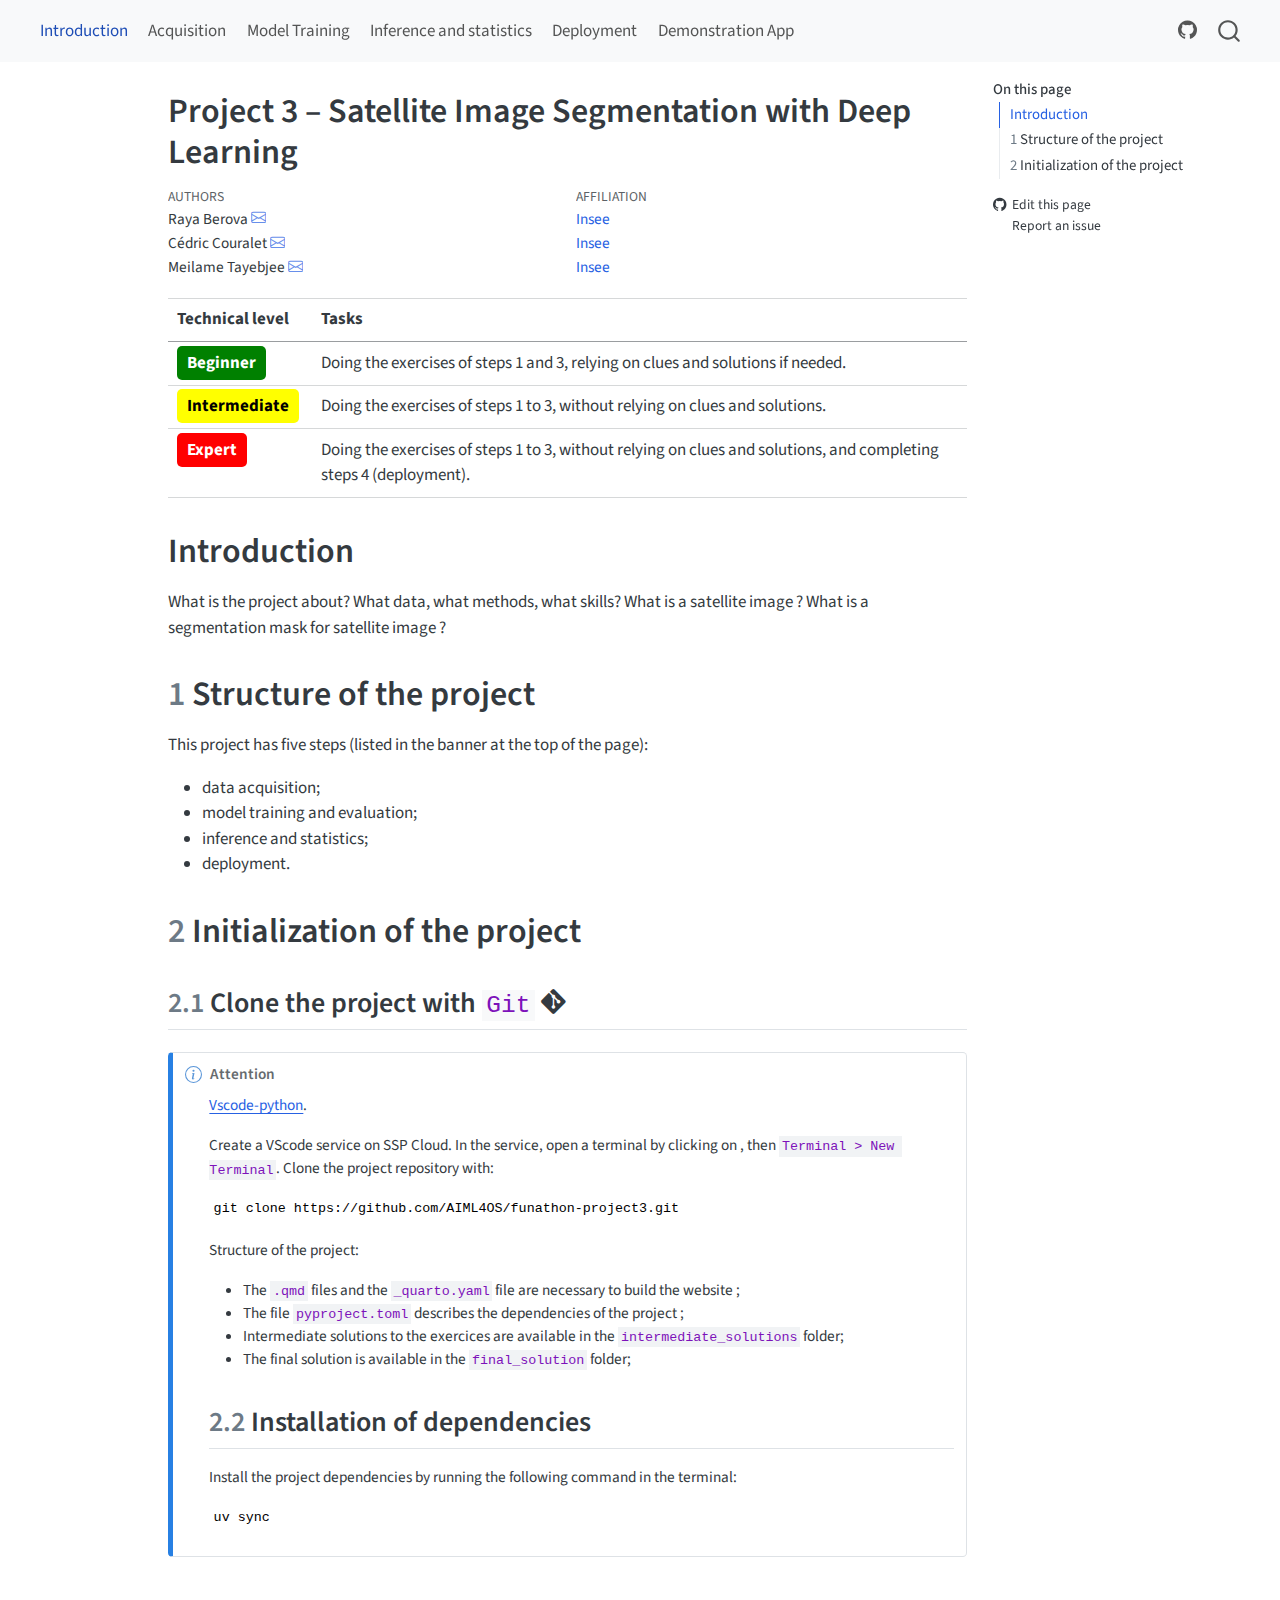
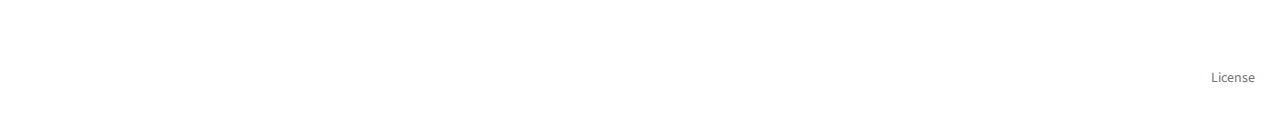
<file: pr-preview/pr-6/index.html>
<!DOCTYPE html>
<html xmlns="http://www.w3.org/1999/xhtml" lang="en-US" xml:lang="en-US"><head>

<meta charset="utf-8">
<meta name="generator" content="quarto-1.8.27">

<meta name="viewport" content="width=device-width, initial-scale=1.0, user-scalable=yes">

<meta name="author" content="Raya Berova">
<meta name="author" content="Cédric Couralet">
<meta name="author" content="Meilame Tayebjee">

<title>Project 3 – Satellite Image Segmentation with Deep Learning – AIML4OS Funathon - Project 3</title>
<style>
code{white-space: pre-wrap;}
span.smallcaps{font-variant: small-caps;}
div.columns{display: flex; gap: min(4vw, 1.5em);}
div.column{flex: auto; overflow-x: auto;}
div.hanging-indent{margin-left: 1.5em; text-indent: -1.5em;}
ul.task-list{list-style: none;}
ul.task-list li input[type="checkbox"] {
  width: 0.8em;
  margin: 0 0.8em 0.2em -1em; /* quarto-specific, see https://github.com/quarto-dev/quarto-cli/issues/4556 */ 
  vertical-align: middle;
}
</style>


<script src="site_libs/quarto-nav/quarto-nav.js"></script>
<script src="site_libs/quarto-nav/headroom.min.js"></script>
<script src="site_libs/clipboard/clipboard.min.js"></script>
<script src="site_libs/quarto-search/autocomplete.umd.js"></script>
<script src="site_libs/quarto-search/fuse.min.js"></script>
<script src="site_libs/quarto-search/quarto-search.js"></script>
<meta name="quarto:offset" content="./">
<script src="site_libs/quarto-html/quarto.js" type="module"></script>
<script src="site_libs/quarto-html/tabsets/tabsets.js" type="module"></script>
<script src="site_libs/quarto-html/axe/axe-check.js" type="module"></script>
<script src="site_libs/quarto-html/popper.min.js"></script>
<script src="site_libs/quarto-html/tippy.umd.min.js"></script>
<script src="site_libs/quarto-html/anchor.min.js"></script>
<link href="site_libs/quarto-html/tippy.css" rel="stylesheet">
<link href="site_libs/quarto-html/quarto-syntax-highlighting-ed96de9b727972fe78a7b5d16c58bf87.css" rel="stylesheet" id="quarto-text-highlighting-styles">
<script src="site_libs/bootstrap/bootstrap.min.js"></script>
<link href="site_libs/bootstrap/bootstrap-icons.css" rel="stylesheet">
<link href="site_libs/bootstrap/bootstrap-4804d2be80772aed24f3877bc22ec667.min.css" rel="stylesheet" append-hash="true" id="quarto-bootstrap" data-mode="light">
<link href="site_libs/quarto-contrib/fontawesome6-0.1.0/all.css" rel="stylesheet">
<link href="site_libs/quarto-contrib/fontawesome6-0.1.0/latex-fontsize.css" rel="stylesheet">
<script id="quarto-search-options" type="application/json">{
  "location": "navbar",
  "copy-button": false,
  "collapse-after": 3,
  "panel-placement": "end",
  "type": "overlay",
  "limit": 50,
  "keyboard-shortcut": [
    "f",
    "/",
    "s"
  ],
  "show-item-context": false,
  "language": {
    "search-no-results-text": "No results",
    "search-matching-documents-text": "matching documents",
    "search-copy-link-title": "Copy link to search",
    "search-hide-matches-text": "Hide additional matches",
    "search-more-match-text": "more match in this document",
    "search-more-matches-text": "more matches in this document",
    "search-clear-button-title": "Clear",
    "search-text-placeholder": "",
    "search-detached-cancel-button-title": "Cancel",
    "search-submit-button-title": "Submit",
    "search-label": "Search"
  }
}</script>


<meta property="og:title" content="Project 3 – Satellite Image Segmentation with Deep Learning – AIML4OS Funathon - Project 3">
<meta property="og:description" content="Satellite images segmentation">
<meta property="og:site_name" content="AIML4OS Funathon - Project 3">
</head>

<body class="nav-fixed quarto-light">

<div id="quarto-search-results"></div>
  <header id="quarto-header" class="headroom fixed-top">
    <nav class="navbar navbar-expand-lg " data-bs-theme="dark">
      <div class="navbar-container container-fluid">
            <div id="quarto-search" class="" title="Search"></div>
          <button class="navbar-toggler" type="button" data-bs-toggle="collapse" data-bs-target="#navbarCollapse" aria-controls="navbarCollapse" role="menu" aria-expanded="false" aria-label="Toggle navigation" onclick="if (window.quartoToggleHeadroom) { window.quartoToggleHeadroom(); }">
  <span class="navbar-toggler-icon"></span>
</button>
          <div class="collapse navbar-collapse" id="navbarCollapse">
            <ul class="navbar-nav navbar-nav-scroll me-auto">
  <li class="nav-item">
    <a class="nav-link active" href="./index.html" aria-current="page"> 
<span class="menu-text">Introduction</span></a>
  </li>  
  <li class="nav-item">
    <a class="nav-link" href="./1-acquisition.html"> 
<span class="menu-text">Acquisition</span></a>
  </li>  
  <li class="nav-item">
    <a class="nav-link" href="./2-model.html"> 
<span class="menu-text">Model Training</span></a>
  </li>  
  <li class="nav-item">
    <a class="nav-link" href="./3-inference.html"> 
<span class="menu-text">Inference and statistics</span></a>
  </li>  
  <li class="nav-item">
    <a class="nav-link" href="./4-deployment.html"> 
<span class="menu-text">Deployment</span></a>
  </li>  
  <li class="nav-item">
    <a class="nav-link" href="https://inseefrlab.github.io/satellite-images-webapp/"> 
<span class="menu-text">Demonstration App</span></a>
  </li>  
</ul>
            <ul class="navbar-nav navbar-nav-scroll ms-auto">
  <li class="nav-item compact">
    <a class="nav-link" href="https://github.com/AIML4OS/funathon-project3"> <i class="bi bi-github" role="img" aria-label="GitHub">
</i> 
<span class="menu-text"></span></a>
  </li>  
</ul>
          </div> <!-- /navcollapse -->
            <div class="quarto-navbar-tools">
</div>
      </div> <!-- /container-fluid -->
    </nav>
</header>
<!-- content -->
<div id="quarto-content" class="quarto-container page-columns page-rows-contents page-layout-article page-navbar">
<!-- sidebar -->
<!-- margin-sidebar -->
    <div id="quarto-margin-sidebar" class="sidebar margin-sidebar">
        <nav id="TOC" role="doc-toc" class="toc-active">
    <h2 id="toc-title">On this page</h2>
   
  <ul>
  <li><a href="#introduction" id="toc-introduction" class="nav-link active" data-scroll-target="#introduction">Introduction</a></li>
  <li><a href="#structure-of-the-project" id="toc-structure-of-the-project" class="nav-link" data-scroll-target="#structure-of-the-project"><span class="header-section-number">1</span> Structure of the project</a></li>
  <li><a href="#initialization-of-the-project" id="toc-initialization-of-the-project" class="nav-link" data-scroll-target="#initialization-of-the-project"><span class="header-section-number">2</span> Initialization of the project</a>
  <ul class="collapse">
  <li><a href="#clone-the-project-with-git" id="toc-clone-the-project-with-git" class="nav-link" data-scroll-target="#clone-the-project-with-git"><span class="header-section-number">2.1</span> Clone the project with <code>Git</code> <i class="fa-brands fa-git-alt" aria-label="git-alt"></i></a></li>
  </ul></li>
  </ul>
<div class="toc-actions"><ul><li><a href="https://github.com/AIML4OS/funathon-project3/edit/main/index.qmd" class="toc-action"><i class="bi bi-github"></i>Edit this page</a></li><li><a href="https://github.com/AIML4OS/funathon-project3/issues/new" class="toc-action"><i class="bi empty"></i>Report an issue</a></li></ul></div></nav>
    </div>
<!-- main -->
<main class="content" id="quarto-document-content">

<header id="title-block-header" class="quarto-title-block default">
<div class="quarto-title">
<h1 class="title">Project 3 – Satellite Image Segmentation with Deep Learning</h1>
</div>


<div class="quarto-title-meta-author">
  <div class="quarto-title-meta-heading">Authors</div>
  <div class="quarto-title-meta-heading">Affiliation</div>
  
    <div class="quarto-title-meta-contents">
    <p class="author">Raya Berova <a href="mailto:raya.berova@insee.fr" class="quarto-title-author-email"><i class="bi bi-envelope"></i></a> </p>
  </div>
  <div class="quarto-title-meta-contents">
        <p class="affiliation">
            <a href="https://www.insee.fr/fr/accueil">Insee</a>
          </p>
      </div>
    <div class="quarto-title-meta-contents">
    <p class="author">Cédric Couralet <a href="mailto:cedric.couralet@insee.fr" class="quarto-title-author-email"><i class="bi bi-envelope"></i></a> </p>
  </div>
  <div class="quarto-title-meta-contents">
        <p class="affiliation">
            <a href="https://www.insee.fr/fr/accueil">Insee</a>
          </p>
      </div>
    <div class="quarto-title-meta-contents">
    <p class="author">Meilame Tayebjee <a href="mailto:cedric.couralet@insee.fr" class="quarto-title-author-email"><i class="bi bi-envelope"></i></a> </p>
  </div>
  <div class="quarto-title-meta-contents">
        <p class="affiliation">
            <a href="https://www.insee.fr/fr/accueil">Insee</a>
          </p>
      </div>
  </div>

<div class="quarto-title-meta">

      
  
    
  </div>
  


</header>


<table class="caption-top table">
<thead>
<tr class="header">
<th data-quarto-table-cell-role="th">Technical level</th>
<th data-quarto-table-cell-role="th">Tasks</th>
</tr>
</thead>
<tbody>
<tr class="odd">
<td><span class="level-button level-beginner">Beginner</span></td>
<td>Doing the exercises of steps 1 and 3, relying on clues and solutions if needed.</td>
</tr>
<tr class="even">
<td><span class="level-button level-intermediate">Intermediate</span></td>
<td>Doing the exercises of steps 1 to 3, without relying on clues and solutions.</td>
</tr>
<tr class="odd">
<td><span class="level-button level-expert">Expert</span></td>
<td>Doing the exercises of steps 1 to 3, without relying on clues and solutions, and completing steps 4 (deployment).</td>
</tr>
</tbody>
</table>
<section id="introduction" class="level1 unnumbered">
<h1 class="unnumbered">Introduction</h1>
<p>What is the project about? What data, what methods, what skills? What is a satellite image ? What is a segmentation mask for satellite image ?</p>
</section>
<section id="structure-of-the-project" class="level1" data-number="1">
<h1 data-number="1"><span class="header-section-number">1</span> Structure of the project</h1>
<p>This project has five steps (listed in the banner at the top of the page):</p>
<ul>
<li>data acquisition;</li>
<li>model training and evaluation;</li>
<li>inference and statistics;</li>
<li>deployment.</li>
</ul>
</section>
<section id="initialization-of-the-project" class="level1" data-number="2">
<h1 data-number="2"><span class="header-section-number">2</span> Initialization of the project</h1>
<section id="clone-the-project-with-git" class="level2" data-number="2.1">
<h2 data-number="2.1" class="anchored" data-anchor-id="clone-the-project-with-git"><span class="header-section-number">2.1</span> Clone the project with <code>Git</code> <i class="fa-brands fa-git-alt" aria-label="git-alt"></i></h2>
<div class="callout callout-style-simple callout-note callout-titled">
<div class="callout-header d-flex align-content-center">
<div class="callout-icon-container">
<i class="callout-icon"></i>
</div>
<div class="callout-title-container flex-fill">
<span class="screen-reader-only">Note</span>Attention
</div>
</div>
<div class="callout-body-container callout-body">
<p><a href="https://datalab.sspcloud.fr/launcher/ide/vscode-python">Vscode-python</a>.</p>
<p>Create a VScode service on SSP Cloud. In the service, open a terminal by clicking on <i class="fa-brands fa-fa-bars" aria-label="fa-bars"></i>, then <code>Terminal &gt; New Terminal</code>. Clone the project repository with:</p>
<pre><code>git clone https://github.com/AIML4OS/funathon-project3.git</code></pre>
<p>Structure of the project:</p>
<ul>
<li>The <code>.qmd</code> files and the <code>_quarto.yaml</code> file are necessary to build the website ;</li>
<li>The file <code>pyproject.toml</code> describes the dependencies of the project ;</li>
<li>Intermediate solutions to the exercices are available in the <code>intermediate_solutions</code> folder;</li>
<li>The final solution is available in the <code>final_solution</code> folder;</li>
</ul>
<section id="installation-of-dependencies" class="level2" data-number="2.2">
<h2 data-number="2.2" class="anchored" data-anchor-id="installation-of-dependencies"><span class="header-section-number">2.2</span> Installation of dependencies</h2>
<p>Install the project dependencies by running the following command in the terminal:</p>
<pre><code>uv sync</code></pre>


</section>
</div>
</div>
</section>
</section>

</main> <!-- /main -->
<script id="quarto-html-after-body" type="application/javascript">
  window.document.addEventListener("DOMContentLoaded", function (event) {
    const icon = "";
    const anchorJS = new window.AnchorJS();
    anchorJS.options = {
      placement: 'right',
      icon: icon
    };
    anchorJS.add('.anchored');
    const isCodeAnnotation = (el) => {
      for (const clz of el.classList) {
        if (clz.startsWith('code-annotation-')) {                     
          return true;
        }
      }
      return false;
    }
    const onCopySuccess = function(e) {
      // button target
      const button = e.trigger;
      // don't keep focus
      button.blur();
      // flash "checked"
      button.classList.add('code-copy-button-checked');
      var currentTitle = button.getAttribute("title");
      button.setAttribute("title", "Copied!");
      let tooltip;
      if (window.bootstrap) {
        button.setAttribute("data-bs-toggle", "tooltip");
        button.setAttribute("data-bs-placement", "left");
        button.setAttribute("data-bs-title", "Copied!");
        tooltip = new bootstrap.Tooltip(button, 
          { trigger: "manual", 
            customClass: "code-copy-button-tooltip",
            offset: [0, -8]});
        tooltip.show();    
      }
      setTimeout(function() {
        if (tooltip) {
          tooltip.hide();
          button.removeAttribute("data-bs-title");
          button.removeAttribute("data-bs-toggle");
          button.removeAttribute("data-bs-placement");
        }
        button.setAttribute("title", currentTitle);
        button.classList.remove('code-copy-button-checked');
      }, 1000);
      // clear code selection
      e.clearSelection();
    }
    const getTextToCopy = function(trigger) {
      const outerScaffold = trigger.parentElement.cloneNode(true);
      const codeEl = outerScaffold.querySelector('code');
      for (const childEl of codeEl.children) {
        if (isCodeAnnotation(childEl)) {
          childEl.remove();
        }
      }
      return codeEl.innerText;
    }
    const clipboard = new window.ClipboardJS('.code-copy-button:not([data-in-quarto-modal])', {
      text: getTextToCopy
    });
    clipboard.on('success', onCopySuccess);
    if (window.document.getElementById('quarto-embedded-source-code-modal')) {
      const clipboardModal = new window.ClipboardJS('.code-copy-button[data-in-quarto-modal]', {
        text: getTextToCopy,
        container: window.document.getElementById('quarto-embedded-source-code-modal')
      });
      clipboardModal.on('success', onCopySuccess);
    }
      var localhostRegex = new RegExp(/^(?:http|https):\/\/localhost\:?[0-9]*\//);
      var mailtoRegex = new RegExp(/^mailto:/);
        var filterRegex = new RegExp("https:\/\/aiml4os\.github\.io\/funathon-project3\/");
      var isInternal = (href) => {
          return filterRegex.test(href) || localhostRegex.test(href) || mailtoRegex.test(href);
      }
      // Inspect non-navigation links and adorn them if external
     var links = window.document.querySelectorAll('a[href]:not(.nav-link):not(.navbar-brand):not(.toc-action):not(.sidebar-link):not(.sidebar-item-toggle):not(.pagination-link):not(.no-external):not([aria-hidden]):not(.dropdown-item):not(.quarto-navigation-tool):not(.about-link)');
      for (var i=0; i<links.length; i++) {
        const link = links[i];
        if (!isInternal(link.href)) {
          // undo the damage that might have been done by quarto-nav.js in the case of
          // links that we want to consider external
          if (link.dataset.originalHref !== undefined) {
            link.href = link.dataset.originalHref;
          }
        }
      }
    function tippyHover(el, contentFn, onTriggerFn, onUntriggerFn) {
      const config = {
        allowHTML: true,
        maxWidth: 500,
        delay: 100,
        arrow: false,
        appendTo: function(el) {
            return el.parentElement;
        },
        interactive: true,
        interactiveBorder: 10,
        theme: 'quarto',
        placement: 'bottom-start',
      };
      if (contentFn) {
        config.content = contentFn;
      }
      if (onTriggerFn) {
        config.onTrigger = onTriggerFn;
      }
      if (onUntriggerFn) {
        config.onUntrigger = onUntriggerFn;
      }
      window.tippy(el, config); 
    }
    const noterefs = window.document.querySelectorAll('a[role="doc-noteref"]');
    for (var i=0; i<noterefs.length; i++) {
      const ref = noterefs[i];
      tippyHover(ref, function() {
        // use id or data attribute instead here
        let href = ref.getAttribute('data-footnote-href') || ref.getAttribute('href');
        try { href = new URL(href).hash; } catch {}
        const id = href.replace(/^#\/?/, "");
        const note = window.document.getElementById(id);
        if (note) {
          return note.innerHTML;
        } else {
          return "";
        }
      });
    }
    const xrefs = window.document.querySelectorAll('a.quarto-xref');
    const processXRef = (id, note) => {
      // Strip column container classes
      const stripColumnClz = (el) => {
        el.classList.remove("page-full", "page-columns");
        if (el.children) {
          for (const child of el.children) {
            stripColumnClz(child);
          }
        }
      }
      stripColumnClz(note)
      if (id === null || id.startsWith('sec-')) {
        // Special case sections, only their first couple elements
        const container = document.createElement("div");
        if (note.children && note.children.length > 2) {
          container.appendChild(note.children[0].cloneNode(true));
          for (let i = 1; i < note.children.length; i++) {
            const child = note.children[i];
            if (child.tagName === "P" && child.innerText === "") {
              continue;
            } else {
              container.appendChild(child.cloneNode(true));
              break;
            }
          }
          if (window.Quarto?.typesetMath) {
            window.Quarto.typesetMath(container);
          }
          return container.innerHTML
        } else {
          if (window.Quarto?.typesetMath) {
            window.Quarto.typesetMath(note);
          }
          return note.innerHTML;
        }
      } else {
        // Remove any anchor links if they are present
        const anchorLink = note.querySelector('a.anchorjs-link');
        if (anchorLink) {
          anchorLink.remove();
        }
        if (window.Quarto?.typesetMath) {
          window.Quarto.typesetMath(note);
        }
        if (note.classList.contains("callout")) {
          return note.outerHTML;
        } else {
          return note.innerHTML;
        }
      }
    }
    for (var i=0; i<xrefs.length; i++) {
      const xref = xrefs[i];
      tippyHover(xref, undefined, function(instance) {
        instance.disable();
        let url = xref.getAttribute('href');
        let hash = undefined; 
        if (url.startsWith('#')) {
          hash = url;
        } else {
          try { hash = new URL(url).hash; } catch {}
        }
        if (hash) {
          const id = hash.replace(/^#\/?/, "");
          const note = window.document.getElementById(id);
          if (note !== null) {
            try {
              const html = processXRef(id, note.cloneNode(true));
              instance.setContent(html);
            } finally {
              instance.enable();
              instance.show();
            }
          } else {
            // See if we can fetch this
            fetch(url.split('#')[0])
            .then(res => res.text())
            .then(html => {
              const parser = new DOMParser();
              const htmlDoc = parser.parseFromString(html, "text/html");
              const note = htmlDoc.getElementById(id);
              if (note !== null) {
                const html = processXRef(id, note);
                instance.setContent(html);
              } 
            }).finally(() => {
              instance.enable();
              instance.show();
            });
          }
        } else {
          // See if we can fetch a full url (with no hash to target)
          // This is a special case and we should probably do some content thinning / targeting
          fetch(url)
          .then(res => res.text())
          .then(html => {
            const parser = new DOMParser();
            const htmlDoc = parser.parseFromString(html, "text/html");
            const note = htmlDoc.querySelector('main.content');
            if (note !== null) {
              // This should only happen for chapter cross references
              // (since there is no id in the URL)
              // remove the first header
              if (note.children.length > 0 && note.children[0].tagName === "HEADER") {
                note.children[0].remove();
              }
              const html = processXRef(null, note);
              instance.setContent(html);
            } 
          }).finally(() => {
            instance.enable();
            instance.show();
          });
        }
      }, function(instance) {
      });
    }
        let selectedAnnoteEl;
        const selectorForAnnotation = ( cell, annotation) => {
          let cellAttr = 'data-code-cell="' + cell + '"';
          let lineAttr = 'data-code-annotation="' +  annotation + '"';
          const selector = 'span[' + cellAttr + '][' + lineAttr + ']';
          return selector;
        }
        const selectCodeLines = (annoteEl) => {
          const doc = window.document;
          const targetCell = annoteEl.getAttribute("data-target-cell");
          const targetAnnotation = annoteEl.getAttribute("data-target-annotation");
          const annoteSpan = window.document.querySelector(selectorForAnnotation(targetCell, targetAnnotation));
          const lines = annoteSpan.getAttribute("data-code-lines").split(",");
          const lineIds = lines.map((line) => {
            return targetCell + "-" + line;
          })
          let top = null;
          let height = null;
          let parent = null;
          if (lineIds.length > 0) {
              //compute the position of the single el (top and bottom and make a div)
              const el = window.document.getElementById(lineIds[0]);
              top = el.offsetTop;
              height = el.offsetHeight;
              parent = el.parentElement.parentElement;
            if (lineIds.length > 1) {
              const lastEl = window.document.getElementById(lineIds[lineIds.length - 1]);
              const bottom = lastEl.offsetTop + lastEl.offsetHeight;
              height = bottom - top;
            }
            if (top !== null && height !== null && parent !== null) {
              // cook up a div (if necessary) and position it 
              let div = window.document.getElementById("code-annotation-line-highlight");
              if (div === null) {
                div = window.document.createElement("div");
                div.setAttribute("id", "code-annotation-line-highlight");
                div.style.position = 'absolute';
                parent.appendChild(div);
              }
              div.style.top = top - 2 + "px";
              div.style.height = height + 4 + "px";
              div.style.left = 0;
              let gutterDiv = window.document.getElementById("code-annotation-line-highlight-gutter");
              if (gutterDiv === null) {
                gutterDiv = window.document.createElement("div");
                gutterDiv.setAttribute("id", "code-annotation-line-highlight-gutter");
                gutterDiv.style.position = 'absolute';
                const codeCell = window.document.getElementById(targetCell);
                const gutter = codeCell.querySelector('.code-annotation-gutter');
                gutter.appendChild(gutterDiv);
              }
              gutterDiv.style.top = top - 2 + "px";
              gutterDiv.style.height = height + 4 + "px";
            }
            selectedAnnoteEl = annoteEl;
          }
        };
        const unselectCodeLines = () => {
          const elementsIds = ["code-annotation-line-highlight", "code-annotation-line-highlight-gutter"];
          elementsIds.forEach((elId) => {
            const div = window.document.getElementById(elId);
            if (div) {
              div.remove();
            }
          });
          selectedAnnoteEl = undefined;
        };
          // Handle positioning of the toggle
      window.addEventListener(
        "resize",
        throttle(() => {
          elRect = undefined;
          if (selectedAnnoteEl) {
            selectCodeLines(selectedAnnoteEl);
          }
        }, 10)
      );
      function throttle(fn, ms) {
      let throttle = false;
      let timer;
        return (...args) => {
          if(!throttle) { // first call gets through
              fn.apply(this, args);
              throttle = true;
          } else { // all the others get throttled
              if(timer) clearTimeout(timer); // cancel #2
              timer = setTimeout(() => {
                fn.apply(this, args);
                timer = throttle = false;
              }, ms);
          }
        };
      }
        // Attach click handler to the DT
        const annoteDls = window.document.querySelectorAll('dt[data-target-cell]');
        for (const annoteDlNode of annoteDls) {
          annoteDlNode.addEventListener('click', (event) => {
            const clickedEl = event.target;
            if (clickedEl !== selectedAnnoteEl) {
              unselectCodeLines();
              const activeEl = window.document.querySelector('dt[data-target-cell].code-annotation-active');
              if (activeEl) {
                activeEl.classList.remove('code-annotation-active');
              }
              selectCodeLines(clickedEl);
              clickedEl.classList.add('code-annotation-active');
            } else {
              // Unselect the line
              unselectCodeLines();
              clickedEl.classList.remove('code-annotation-active');
            }
          });
        }
    const findCites = (el) => {
      const parentEl = el.parentElement;
      if (parentEl) {
        const cites = parentEl.dataset.cites;
        if (cites) {
          return {
            el,
            cites: cites.split(' ')
          };
        } else {
          return findCites(el.parentElement)
        }
      } else {
        return undefined;
      }
    };
    var bibliorefs = window.document.querySelectorAll('a[role="doc-biblioref"]');
    for (var i=0; i<bibliorefs.length; i++) {
      const ref = bibliorefs[i];
      const citeInfo = findCites(ref);
      if (citeInfo) {
        tippyHover(citeInfo.el, function() {
          var popup = window.document.createElement('div');
          citeInfo.cites.forEach(function(cite) {
            var citeDiv = window.document.createElement('div');
            citeDiv.classList.add('hanging-indent');
            citeDiv.classList.add('csl-entry');
            var biblioDiv = window.document.getElementById('ref-' + cite);
            if (biblioDiv) {
              citeDiv.innerHTML = biblioDiv.innerHTML;
            }
            popup.appendChild(citeDiv);
          });
          return popup.innerHTML;
        });
      }
    }
  });
  </script>
</div> <!-- /content -->
<footer class="footer">
  <div class="nav-footer">
    <div class="nav-footer-left">
      &nbsp;
    </div>   
    <div class="nav-footer-center">
      &nbsp;
    <div class="toc-actions d-sm-block d-md-none"><ul><li><a href="https://github.com/AIML4OS/funathon-project3/edit/main/index.qmd" class="toc-action"><i class="bi bi-github"></i>Edit this page</a></li><li><a href="https://github.com/AIML4OS/funathon-project3/issues/new" class="toc-action"><i class="bi empty"></i>Report an issue</a></li></ul></div></div>
    <div class="nav-footer-right">
      <ul class="footer-items list-unstyled">
    <li class="nav-item">
    <a class="nav-link" href="./LICENCE">
<p>License</p>
</a>
  </li>  
</ul>
    </div>
  </div>
</footer>




</body></html>
</file>
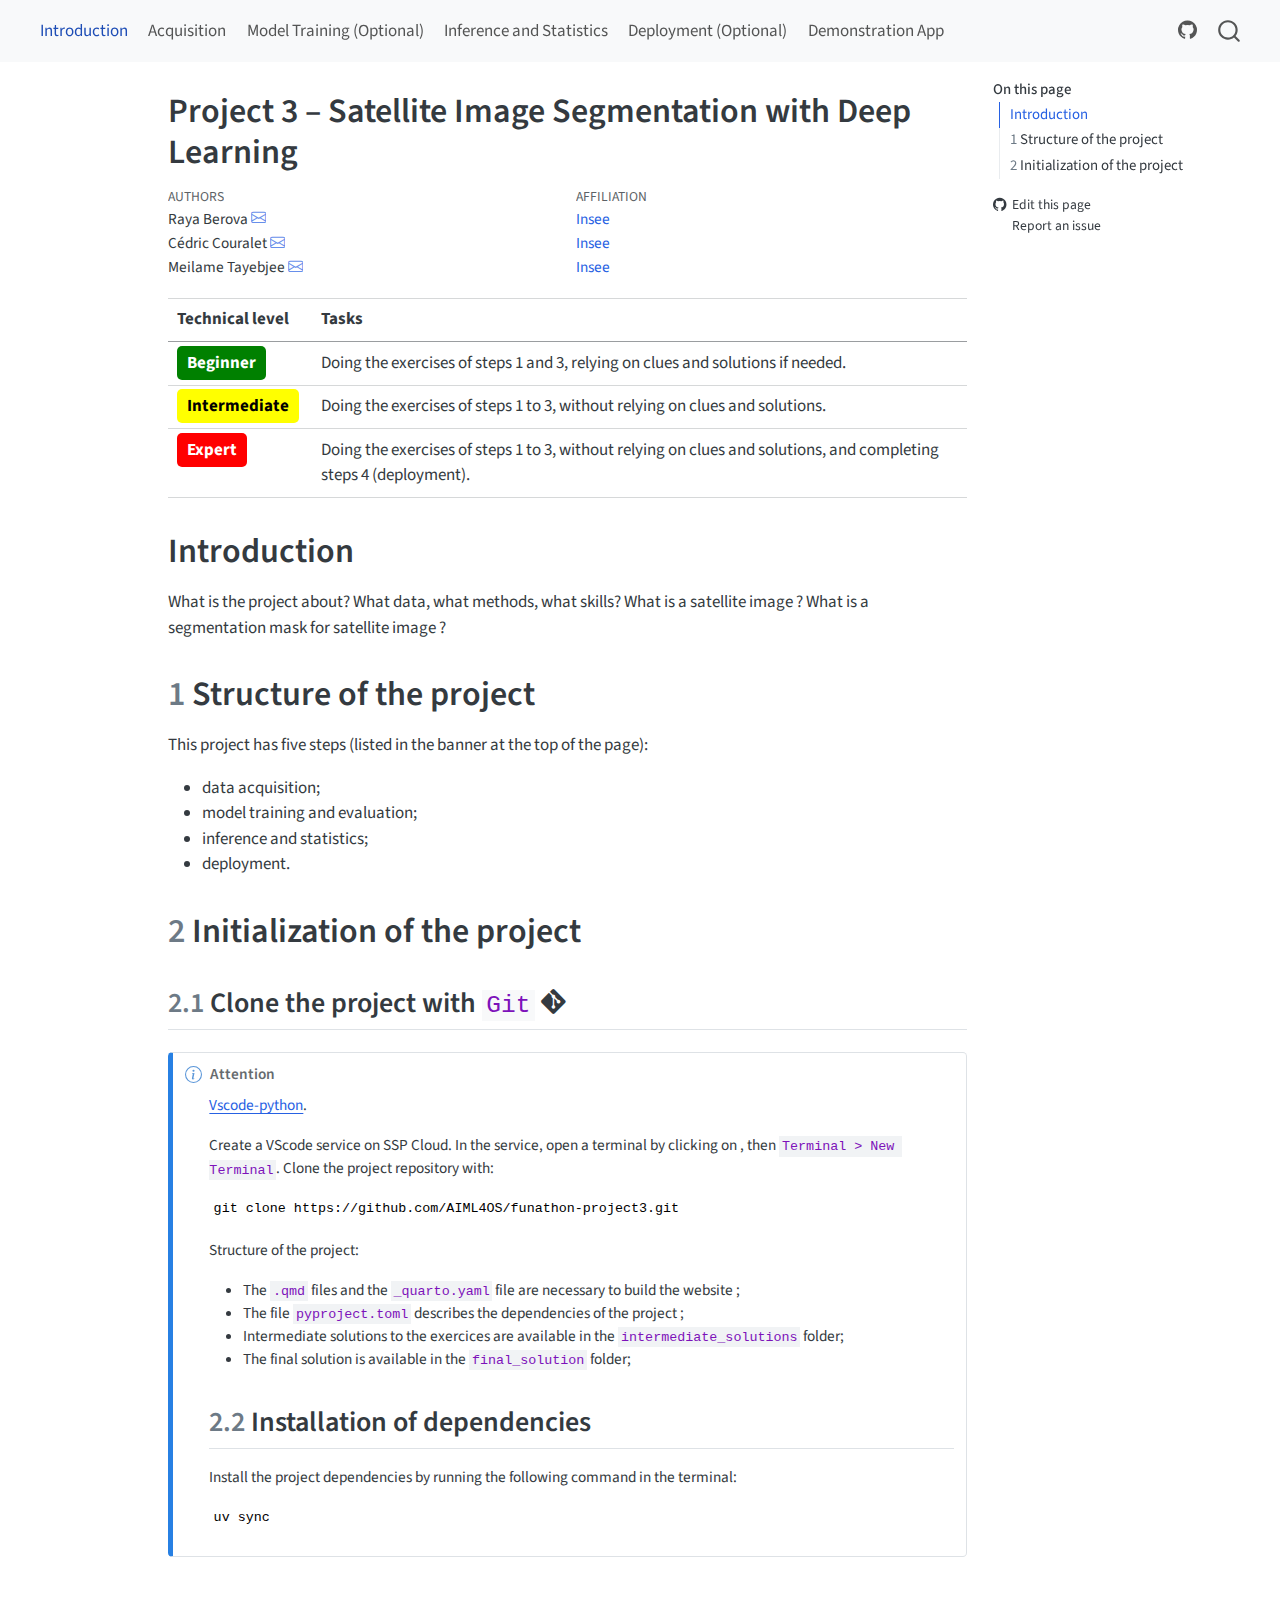
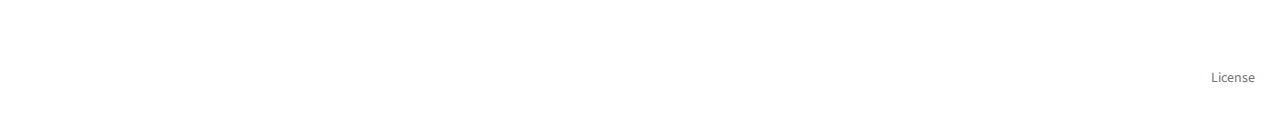
<file: pr-preview/pr-7/index.html>
<!DOCTYPE html>
<html xmlns="http://www.w3.org/1999/xhtml" lang="en-US" xml:lang="en-US"><head>

<meta charset="utf-8">
<meta name="generator" content="quarto-1.8.27">

<meta name="viewport" content="width=device-width, initial-scale=1.0, user-scalable=yes">

<meta name="author" content="Raya Berova">
<meta name="author" content="Cédric Couralet">
<meta name="author" content="Meilame Tayebjee">

<title>Project 3 – Satellite Image Segmentation with Deep Learning – AIML4OS Funathon - Project 3</title>
<style>
code{white-space: pre-wrap;}
span.smallcaps{font-variant: small-caps;}
div.columns{display: flex; gap: min(4vw, 1.5em);}
div.column{flex: auto; overflow-x: auto;}
div.hanging-indent{margin-left: 1.5em; text-indent: -1.5em;}
ul.task-list{list-style: none;}
ul.task-list li input[type="checkbox"] {
  width: 0.8em;
  margin: 0 0.8em 0.2em -1em; /* quarto-specific, see https://github.com/quarto-dev/quarto-cli/issues/4556 */ 
  vertical-align: middle;
}
</style>


<script src="site_libs/quarto-nav/quarto-nav.js"></script>
<script src="site_libs/quarto-nav/headroom.min.js"></script>
<script src="site_libs/clipboard/clipboard.min.js"></script>
<script src="site_libs/quarto-search/autocomplete.umd.js"></script>
<script src="site_libs/quarto-search/fuse.min.js"></script>
<script src="site_libs/quarto-search/quarto-search.js"></script>
<meta name="quarto:offset" content="./">
<script src="site_libs/quarto-html/quarto.js" type="module"></script>
<script src="site_libs/quarto-html/tabsets/tabsets.js" type="module"></script>
<script src="site_libs/quarto-html/axe/axe-check.js" type="module"></script>
<script src="site_libs/quarto-html/popper.min.js"></script>
<script src="site_libs/quarto-html/tippy.umd.min.js"></script>
<script src="site_libs/quarto-html/anchor.min.js"></script>
<link href="site_libs/quarto-html/tippy.css" rel="stylesheet">
<link href="site_libs/quarto-html/quarto-syntax-highlighting-ed96de9b727972fe78a7b5d16c58bf87.css" rel="stylesheet" id="quarto-text-highlighting-styles">
<script src="site_libs/bootstrap/bootstrap.min.js"></script>
<link href="site_libs/bootstrap/bootstrap-icons.css" rel="stylesheet">
<link href="site_libs/bootstrap/bootstrap-4804d2be80772aed24f3877bc22ec667.min.css" rel="stylesheet" append-hash="true" id="quarto-bootstrap" data-mode="light">
<link href="site_libs/quarto-contrib/fontawesome6-0.1.0/all.css" rel="stylesheet">
<link href="site_libs/quarto-contrib/fontawesome6-0.1.0/latex-fontsize.css" rel="stylesheet">
<script id="quarto-search-options" type="application/json">{
  "location": "navbar",
  "copy-button": false,
  "collapse-after": 3,
  "panel-placement": "end",
  "type": "overlay",
  "limit": 50,
  "keyboard-shortcut": [
    "f",
    "/",
    "s"
  ],
  "show-item-context": false,
  "language": {
    "search-no-results-text": "No results",
    "search-matching-documents-text": "matching documents",
    "search-copy-link-title": "Copy link to search",
    "search-hide-matches-text": "Hide additional matches",
    "search-more-match-text": "more match in this document",
    "search-more-matches-text": "more matches in this document",
    "search-clear-button-title": "Clear",
    "search-text-placeholder": "",
    "search-detached-cancel-button-title": "Cancel",
    "search-submit-button-title": "Submit",
    "search-label": "Search"
  }
}</script>


<meta property="og:title" content="Project 3 – Satellite Image Segmentation with Deep Learning – AIML4OS Funathon - Project 3">
<meta property="og:description" content="Satellite images segmentation">
<meta property="og:site_name" content="AIML4OS Funathon - Project 3">
</head>

<body class="nav-fixed quarto-light">

<div id="quarto-search-results"></div>
  <header id="quarto-header" class="headroom fixed-top">
    <nav class="navbar navbar-expand-lg " data-bs-theme="dark">
      <div class="navbar-container container-fluid">
            <div id="quarto-search" class="" title="Search"></div>
          <button class="navbar-toggler" type="button" data-bs-toggle="collapse" data-bs-target="#navbarCollapse" aria-controls="navbarCollapse" role="menu" aria-expanded="false" aria-label="Toggle navigation" onclick="if (window.quartoToggleHeadroom) { window.quartoToggleHeadroom(); }">
  <span class="navbar-toggler-icon"></span>
</button>
          <div class="collapse navbar-collapse" id="navbarCollapse">
            <ul class="navbar-nav navbar-nav-scroll me-auto">
  <li class="nav-item">
    <a class="nav-link active" href="./index.html" aria-current="page"> 
<span class="menu-text">Introduction</span></a>
  </li>  
  <li class="nav-item">
    <a class="nav-link" href="./1-acquisition.html"> 
<span class="menu-text">Acquisition</span></a>
  </li>  
  <li class="nav-item">
    <a class="nav-link" href="./2-model.html"> 
<span class="menu-text">Model Training (Optional)</span></a>
  </li>  
  <li class="nav-item">
    <a class="nav-link" href="./3-inference.html"> 
<span class="menu-text">Inference and Statistics</span></a>
  </li>  
  <li class="nav-item">
    <a class="nav-link" href="./4-deployment.html"> 
<span class="menu-text">Deployment (Optional)</span></a>
  </li>  
  <li class="nav-item">
    <a class="nav-link" href="https://inseefrlab.github.io/satellite-images-webapp/"> 
<span class="menu-text">Demonstration App</span></a>
  </li>  
</ul>
            <ul class="navbar-nav navbar-nav-scroll ms-auto">
  <li class="nav-item compact">
    <a class="nav-link" href="https://github.com/AIML4OS/funathon-project3"> <i class="bi bi-github" role="img" aria-label="GitHub">
</i> 
<span class="menu-text"></span></a>
  </li>  
</ul>
          </div> <!-- /navcollapse -->
            <div class="quarto-navbar-tools">
</div>
      </div> <!-- /container-fluid -->
    </nav>
</header>
<!-- content -->
<div id="quarto-content" class="quarto-container page-columns page-rows-contents page-layout-article page-navbar">
<!-- sidebar -->
<!-- margin-sidebar -->
    <div id="quarto-margin-sidebar" class="sidebar margin-sidebar">
        <nav id="TOC" role="doc-toc" class="toc-active">
    <h2 id="toc-title">On this page</h2>
   
  <ul>
  <li><a href="#introduction" id="toc-introduction" class="nav-link active" data-scroll-target="#introduction">Introduction</a></li>
  <li><a href="#structure-of-the-project" id="toc-structure-of-the-project" class="nav-link" data-scroll-target="#structure-of-the-project"><span class="header-section-number">1</span> Structure of the project</a></li>
  <li><a href="#initialization-of-the-project" id="toc-initialization-of-the-project" class="nav-link" data-scroll-target="#initialization-of-the-project"><span class="header-section-number">2</span> Initialization of the project</a>
  <ul class="collapse">
  <li><a href="#clone-the-project-with-git" id="toc-clone-the-project-with-git" class="nav-link" data-scroll-target="#clone-the-project-with-git"><span class="header-section-number">2.1</span> Clone the project with <code>Git</code> <i class="fa-brands fa-git-alt" aria-label="git-alt"></i></a></li>
  </ul></li>
  </ul>
<div class="toc-actions"><ul><li><a href="https://github.com/AIML4OS/funathon-project3/edit/main/index.qmd" class="toc-action"><i class="bi bi-github"></i>Edit this page</a></li><li><a href="https://github.com/AIML4OS/funathon-project3/issues/new" class="toc-action"><i class="bi empty"></i>Report an issue</a></li></ul></div></nav>
    </div>
<!-- main -->
<main class="content" id="quarto-document-content">

<header id="title-block-header" class="quarto-title-block default">
<div class="quarto-title">
<h1 class="title">Project 3 – Satellite Image Segmentation with Deep Learning</h1>
</div>


<div class="quarto-title-meta-author">
  <div class="quarto-title-meta-heading">Authors</div>
  <div class="quarto-title-meta-heading">Affiliation</div>
  
    <div class="quarto-title-meta-contents">
    <p class="author">Raya Berova <a href="mailto:raya.berova@insee.fr" class="quarto-title-author-email"><i class="bi bi-envelope"></i></a> </p>
  </div>
  <div class="quarto-title-meta-contents">
        <p class="affiliation">
            <a href="https://www.insee.fr/fr/accueil">Insee</a>
          </p>
      </div>
    <div class="quarto-title-meta-contents">
    <p class="author">Cédric Couralet <a href="mailto:cedric.couralet@insee.fr" class="quarto-title-author-email"><i class="bi bi-envelope"></i></a> </p>
  </div>
  <div class="quarto-title-meta-contents">
        <p class="affiliation">
            <a href="https://www.insee.fr/fr/accueil">Insee</a>
          </p>
      </div>
    <div class="quarto-title-meta-contents">
    <p class="author">Meilame Tayebjee <a href="mailto:cedric.couralet@insee.fr" class="quarto-title-author-email"><i class="bi bi-envelope"></i></a> </p>
  </div>
  <div class="quarto-title-meta-contents">
        <p class="affiliation">
            <a href="https://www.insee.fr/fr/accueil">Insee</a>
          </p>
      </div>
  </div>

<div class="quarto-title-meta">

      
  
    
  </div>
  


</header>


<table class="caption-top table">
<thead>
<tr class="header">
<th data-quarto-table-cell-role="th">Technical level</th>
<th data-quarto-table-cell-role="th">Tasks</th>
</tr>
</thead>
<tbody>
<tr class="odd">
<td><span class="level-button level-beginner">Beginner</span></td>
<td>Doing the exercises of steps 1 and 3, relying on clues and solutions if needed.</td>
</tr>
<tr class="even">
<td><span class="level-button level-intermediate">Intermediate</span></td>
<td>Doing the exercises of steps 1 to 3, without relying on clues and solutions.</td>
</tr>
<tr class="odd">
<td><span class="level-button level-expert">Expert</span></td>
<td>Doing the exercises of steps 1 to 3, without relying on clues and solutions, and completing steps 4 (deployment).</td>
</tr>
</tbody>
</table>
<section id="introduction" class="level1 unnumbered">
<h1 class="unnumbered">Introduction</h1>
<p>What is the project about? What data, what methods, what skills? What is a satellite image ? What is a segmentation mask for satellite image ?</p>
</section>
<section id="structure-of-the-project" class="level1" data-number="1">
<h1 data-number="1"><span class="header-section-number">1</span> Structure of the project</h1>
<p>This project has five steps (listed in the banner at the top of the page):</p>
<ul>
<li>data acquisition;</li>
<li>model training and evaluation;</li>
<li>inference and statistics;</li>
<li>deployment.</li>
</ul>
</section>
<section id="initialization-of-the-project" class="level1" data-number="2">
<h1 data-number="2"><span class="header-section-number">2</span> Initialization of the project</h1>
<section id="clone-the-project-with-git" class="level2" data-number="2.1">
<h2 data-number="2.1" class="anchored" data-anchor-id="clone-the-project-with-git"><span class="header-section-number">2.1</span> Clone the project with <code>Git</code> <i class="fa-brands fa-git-alt" aria-label="git-alt"></i></h2>
<div class="callout callout-style-simple callout-note callout-titled">
<div class="callout-header d-flex align-content-center">
<div class="callout-icon-container">
<i class="callout-icon"></i>
</div>
<div class="callout-title-container flex-fill">
<span class="screen-reader-only">Note</span>Attention
</div>
</div>
<div class="callout-body-container callout-body">
<p><a href="https://datalab.sspcloud.fr/launcher/ide/vscode-python">Vscode-python</a>.</p>
<p>Create a VScode service on SSP Cloud. In the service, open a terminal by clicking on <i class="fa-brands fa-fa-bars" aria-label="fa-bars"></i>, then <code>Terminal &gt; New Terminal</code>. Clone the project repository with:</p>
<pre><code>git clone https://github.com/AIML4OS/funathon-project3.git</code></pre>
<p>Structure of the project:</p>
<ul>
<li>The <code>.qmd</code> files and the <code>_quarto.yaml</code> file are necessary to build the website ;</li>
<li>The file <code>pyproject.toml</code> describes the dependencies of the project ;</li>
<li>Intermediate solutions to the exercices are available in the <code>intermediate_solutions</code> folder;</li>
<li>The final solution is available in the <code>final_solution</code> folder;</li>
</ul>
<section id="installation-of-dependencies" class="level2" data-number="2.2">
<h2 data-number="2.2" class="anchored" data-anchor-id="installation-of-dependencies"><span class="header-section-number">2.2</span> Installation of dependencies</h2>
<p>Install the project dependencies by running the following command in the terminal:</p>
<pre><code>uv sync</code></pre>


</section>
</div>
</div>
</section>
</section>

</main> <!-- /main -->
<script id="quarto-html-after-body" type="application/javascript">
  window.document.addEventListener("DOMContentLoaded", function (event) {
    const icon = "";
    const anchorJS = new window.AnchorJS();
    anchorJS.options = {
      placement: 'right',
      icon: icon
    };
    anchorJS.add('.anchored');
    const isCodeAnnotation = (el) => {
      for (const clz of el.classList) {
        if (clz.startsWith('code-annotation-')) {                     
          return true;
        }
      }
      return false;
    }
    const onCopySuccess = function(e) {
      // button target
      const button = e.trigger;
      // don't keep focus
      button.blur();
      // flash "checked"
      button.classList.add('code-copy-button-checked');
      var currentTitle = button.getAttribute("title");
      button.setAttribute("title", "Copied!");
      let tooltip;
      if (window.bootstrap) {
        button.setAttribute("data-bs-toggle", "tooltip");
        button.setAttribute("data-bs-placement", "left");
        button.setAttribute("data-bs-title", "Copied!");
        tooltip = new bootstrap.Tooltip(button, 
          { trigger: "manual", 
            customClass: "code-copy-button-tooltip",
            offset: [0, -8]});
        tooltip.show();    
      }
      setTimeout(function() {
        if (tooltip) {
          tooltip.hide();
          button.removeAttribute("data-bs-title");
          button.removeAttribute("data-bs-toggle");
          button.removeAttribute("data-bs-placement");
        }
        button.setAttribute("title", currentTitle);
        button.classList.remove('code-copy-button-checked');
      }, 1000);
      // clear code selection
      e.clearSelection();
    }
    const getTextToCopy = function(trigger) {
      const outerScaffold = trigger.parentElement.cloneNode(true);
      const codeEl = outerScaffold.querySelector('code');
      for (const childEl of codeEl.children) {
        if (isCodeAnnotation(childEl)) {
          childEl.remove();
        }
      }
      return codeEl.innerText;
    }
    const clipboard = new window.ClipboardJS('.code-copy-button:not([data-in-quarto-modal])', {
      text: getTextToCopy
    });
    clipboard.on('success', onCopySuccess);
    if (window.document.getElementById('quarto-embedded-source-code-modal')) {
      const clipboardModal = new window.ClipboardJS('.code-copy-button[data-in-quarto-modal]', {
        text: getTextToCopy,
        container: window.document.getElementById('quarto-embedded-source-code-modal')
      });
      clipboardModal.on('success', onCopySuccess);
    }
      var localhostRegex = new RegExp(/^(?:http|https):\/\/localhost\:?[0-9]*\//);
      var mailtoRegex = new RegExp(/^mailto:/);
        var filterRegex = new RegExp("https:\/\/aiml4os\.github\.io\/funathon-project3\/");
      var isInternal = (href) => {
          return filterRegex.test(href) || localhostRegex.test(href) || mailtoRegex.test(href);
      }
      // Inspect non-navigation links and adorn them if external
     var links = window.document.querySelectorAll('a[href]:not(.nav-link):not(.navbar-brand):not(.toc-action):not(.sidebar-link):not(.sidebar-item-toggle):not(.pagination-link):not(.no-external):not([aria-hidden]):not(.dropdown-item):not(.quarto-navigation-tool):not(.about-link)');
      for (var i=0; i<links.length; i++) {
        const link = links[i];
        if (!isInternal(link.href)) {
          // undo the damage that might have been done by quarto-nav.js in the case of
          // links that we want to consider external
          if (link.dataset.originalHref !== undefined) {
            link.href = link.dataset.originalHref;
          }
        }
      }
    function tippyHover(el, contentFn, onTriggerFn, onUntriggerFn) {
      const config = {
        allowHTML: true,
        maxWidth: 500,
        delay: 100,
        arrow: false,
        appendTo: function(el) {
            return el.parentElement;
        },
        interactive: true,
        interactiveBorder: 10,
        theme: 'quarto',
        placement: 'bottom-start',
      };
      if (contentFn) {
        config.content = contentFn;
      }
      if (onTriggerFn) {
        config.onTrigger = onTriggerFn;
      }
      if (onUntriggerFn) {
        config.onUntrigger = onUntriggerFn;
      }
      window.tippy(el, config); 
    }
    const noterefs = window.document.querySelectorAll('a[role="doc-noteref"]');
    for (var i=0; i<noterefs.length; i++) {
      const ref = noterefs[i];
      tippyHover(ref, function() {
        // use id or data attribute instead here
        let href = ref.getAttribute('data-footnote-href') || ref.getAttribute('href');
        try { href = new URL(href).hash; } catch {}
        const id = href.replace(/^#\/?/, "");
        const note = window.document.getElementById(id);
        if (note) {
          return note.innerHTML;
        } else {
          return "";
        }
      });
    }
    const xrefs = window.document.querySelectorAll('a.quarto-xref');
    const processXRef = (id, note) => {
      // Strip column container classes
      const stripColumnClz = (el) => {
        el.classList.remove("page-full", "page-columns");
        if (el.children) {
          for (const child of el.children) {
            stripColumnClz(child);
          }
        }
      }
      stripColumnClz(note)
      if (id === null || id.startsWith('sec-')) {
        // Special case sections, only their first couple elements
        const container = document.createElement("div");
        if (note.children && note.children.length > 2) {
          container.appendChild(note.children[0].cloneNode(true));
          for (let i = 1; i < note.children.length; i++) {
            const child = note.children[i];
            if (child.tagName === "P" && child.innerText === "") {
              continue;
            } else {
              container.appendChild(child.cloneNode(true));
              break;
            }
          }
          if (window.Quarto?.typesetMath) {
            window.Quarto.typesetMath(container);
          }
          return container.innerHTML
        } else {
          if (window.Quarto?.typesetMath) {
            window.Quarto.typesetMath(note);
          }
          return note.innerHTML;
        }
      } else {
        // Remove any anchor links if they are present
        const anchorLink = note.querySelector('a.anchorjs-link');
        if (anchorLink) {
          anchorLink.remove();
        }
        if (window.Quarto?.typesetMath) {
          window.Quarto.typesetMath(note);
        }
        if (note.classList.contains("callout")) {
          return note.outerHTML;
        } else {
          return note.innerHTML;
        }
      }
    }
    for (var i=0; i<xrefs.length; i++) {
      const xref = xrefs[i];
      tippyHover(xref, undefined, function(instance) {
        instance.disable();
        let url = xref.getAttribute('href');
        let hash = undefined; 
        if (url.startsWith('#')) {
          hash = url;
        } else {
          try { hash = new URL(url).hash; } catch {}
        }
        if (hash) {
          const id = hash.replace(/^#\/?/, "");
          const note = window.document.getElementById(id);
          if (note !== null) {
            try {
              const html = processXRef(id, note.cloneNode(true));
              instance.setContent(html);
            } finally {
              instance.enable();
              instance.show();
            }
          } else {
            // See if we can fetch this
            fetch(url.split('#')[0])
            .then(res => res.text())
            .then(html => {
              const parser = new DOMParser();
              const htmlDoc = parser.parseFromString(html, "text/html");
              const note = htmlDoc.getElementById(id);
              if (note !== null) {
                const html = processXRef(id, note);
                instance.setContent(html);
              } 
            }).finally(() => {
              instance.enable();
              instance.show();
            });
          }
        } else {
          // See if we can fetch a full url (with no hash to target)
          // This is a special case and we should probably do some content thinning / targeting
          fetch(url)
          .then(res => res.text())
          .then(html => {
            const parser = new DOMParser();
            const htmlDoc = parser.parseFromString(html, "text/html");
            const note = htmlDoc.querySelector('main.content');
            if (note !== null) {
              // This should only happen for chapter cross references
              // (since there is no id in the URL)
              // remove the first header
              if (note.children.length > 0 && note.children[0].tagName === "HEADER") {
                note.children[0].remove();
              }
              const html = processXRef(null, note);
              instance.setContent(html);
            } 
          }).finally(() => {
            instance.enable();
            instance.show();
          });
        }
      }, function(instance) {
      });
    }
        let selectedAnnoteEl;
        const selectorForAnnotation = ( cell, annotation) => {
          let cellAttr = 'data-code-cell="' + cell + '"';
          let lineAttr = 'data-code-annotation="' +  annotation + '"';
          const selector = 'span[' + cellAttr + '][' + lineAttr + ']';
          return selector;
        }
        const selectCodeLines = (annoteEl) => {
          const doc = window.document;
          const targetCell = annoteEl.getAttribute("data-target-cell");
          const targetAnnotation = annoteEl.getAttribute("data-target-annotation");
          const annoteSpan = window.document.querySelector(selectorForAnnotation(targetCell, targetAnnotation));
          const lines = annoteSpan.getAttribute("data-code-lines").split(",");
          const lineIds = lines.map((line) => {
            return targetCell + "-" + line;
          })
          let top = null;
          let height = null;
          let parent = null;
          if (lineIds.length > 0) {
              //compute the position of the single el (top and bottom and make a div)
              const el = window.document.getElementById(lineIds[0]);
              top = el.offsetTop;
              height = el.offsetHeight;
              parent = el.parentElement.parentElement;
            if (lineIds.length > 1) {
              const lastEl = window.document.getElementById(lineIds[lineIds.length - 1]);
              const bottom = lastEl.offsetTop + lastEl.offsetHeight;
              height = bottom - top;
            }
            if (top !== null && height !== null && parent !== null) {
              // cook up a div (if necessary) and position it 
              let div = window.document.getElementById("code-annotation-line-highlight");
              if (div === null) {
                div = window.document.createElement("div");
                div.setAttribute("id", "code-annotation-line-highlight");
                div.style.position = 'absolute';
                parent.appendChild(div);
              }
              div.style.top = top - 2 + "px";
              div.style.height = height + 4 + "px";
              div.style.left = 0;
              let gutterDiv = window.document.getElementById("code-annotation-line-highlight-gutter");
              if (gutterDiv === null) {
                gutterDiv = window.document.createElement("div");
                gutterDiv.setAttribute("id", "code-annotation-line-highlight-gutter");
                gutterDiv.style.position = 'absolute';
                const codeCell = window.document.getElementById(targetCell);
                const gutter = codeCell.querySelector('.code-annotation-gutter');
                gutter.appendChild(gutterDiv);
              }
              gutterDiv.style.top = top - 2 + "px";
              gutterDiv.style.height = height + 4 + "px";
            }
            selectedAnnoteEl = annoteEl;
          }
        };
        const unselectCodeLines = () => {
          const elementsIds = ["code-annotation-line-highlight", "code-annotation-line-highlight-gutter"];
          elementsIds.forEach((elId) => {
            const div = window.document.getElementById(elId);
            if (div) {
              div.remove();
            }
          });
          selectedAnnoteEl = undefined;
        };
          // Handle positioning of the toggle
      window.addEventListener(
        "resize",
        throttle(() => {
          elRect = undefined;
          if (selectedAnnoteEl) {
            selectCodeLines(selectedAnnoteEl);
          }
        }, 10)
      );
      function throttle(fn, ms) {
      let throttle = false;
      let timer;
        return (...args) => {
          if(!throttle) { // first call gets through
              fn.apply(this, args);
              throttle = true;
          } else { // all the others get throttled
              if(timer) clearTimeout(timer); // cancel #2
              timer = setTimeout(() => {
                fn.apply(this, args);
                timer = throttle = false;
              }, ms);
          }
        };
      }
        // Attach click handler to the DT
        const annoteDls = window.document.querySelectorAll('dt[data-target-cell]');
        for (const annoteDlNode of annoteDls) {
          annoteDlNode.addEventListener('click', (event) => {
            const clickedEl = event.target;
            if (clickedEl !== selectedAnnoteEl) {
              unselectCodeLines();
              const activeEl = window.document.querySelector('dt[data-target-cell].code-annotation-active');
              if (activeEl) {
                activeEl.classList.remove('code-annotation-active');
              }
              selectCodeLines(clickedEl);
              clickedEl.classList.add('code-annotation-active');
            } else {
              // Unselect the line
              unselectCodeLines();
              clickedEl.classList.remove('code-annotation-active');
            }
          });
        }
    const findCites = (el) => {
      const parentEl = el.parentElement;
      if (parentEl) {
        const cites = parentEl.dataset.cites;
        if (cites) {
          return {
            el,
            cites: cites.split(' ')
          };
        } else {
          return findCites(el.parentElement)
        }
      } else {
        return undefined;
      }
    };
    var bibliorefs = window.document.querySelectorAll('a[role="doc-biblioref"]');
    for (var i=0; i<bibliorefs.length; i++) {
      const ref = bibliorefs[i];
      const citeInfo = findCites(ref);
      if (citeInfo) {
        tippyHover(citeInfo.el, function() {
          var popup = window.document.createElement('div');
          citeInfo.cites.forEach(function(cite) {
            var citeDiv = window.document.createElement('div');
            citeDiv.classList.add('hanging-indent');
            citeDiv.classList.add('csl-entry');
            var biblioDiv = window.document.getElementById('ref-' + cite);
            if (biblioDiv) {
              citeDiv.innerHTML = biblioDiv.innerHTML;
            }
            popup.appendChild(citeDiv);
          });
          return popup.innerHTML;
        });
      }
    }
  });
  </script>
</div> <!-- /content -->
<footer class="footer">
  <div class="nav-footer">
    <div class="nav-footer-left">
      &nbsp;
    </div>   
    <div class="nav-footer-center">
      &nbsp;
    <div class="toc-actions d-sm-block d-md-none"><ul><li><a href="https://github.com/AIML4OS/funathon-project3/edit/main/index.qmd" class="toc-action"><i class="bi bi-github"></i>Edit this page</a></li><li><a href="https://github.com/AIML4OS/funathon-project3/issues/new" class="toc-action"><i class="bi empty"></i>Report an issue</a></li></ul></div></div>
    <div class="nav-footer-right">
      <ul class="footer-items list-unstyled">
    <li class="nav-item">
    <a class="nav-link" href="./LICENCE">
<p>License</p>
</a>
  </li>  
</ul>
    </div>
  </div>
</footer>




</body></html>
</file>
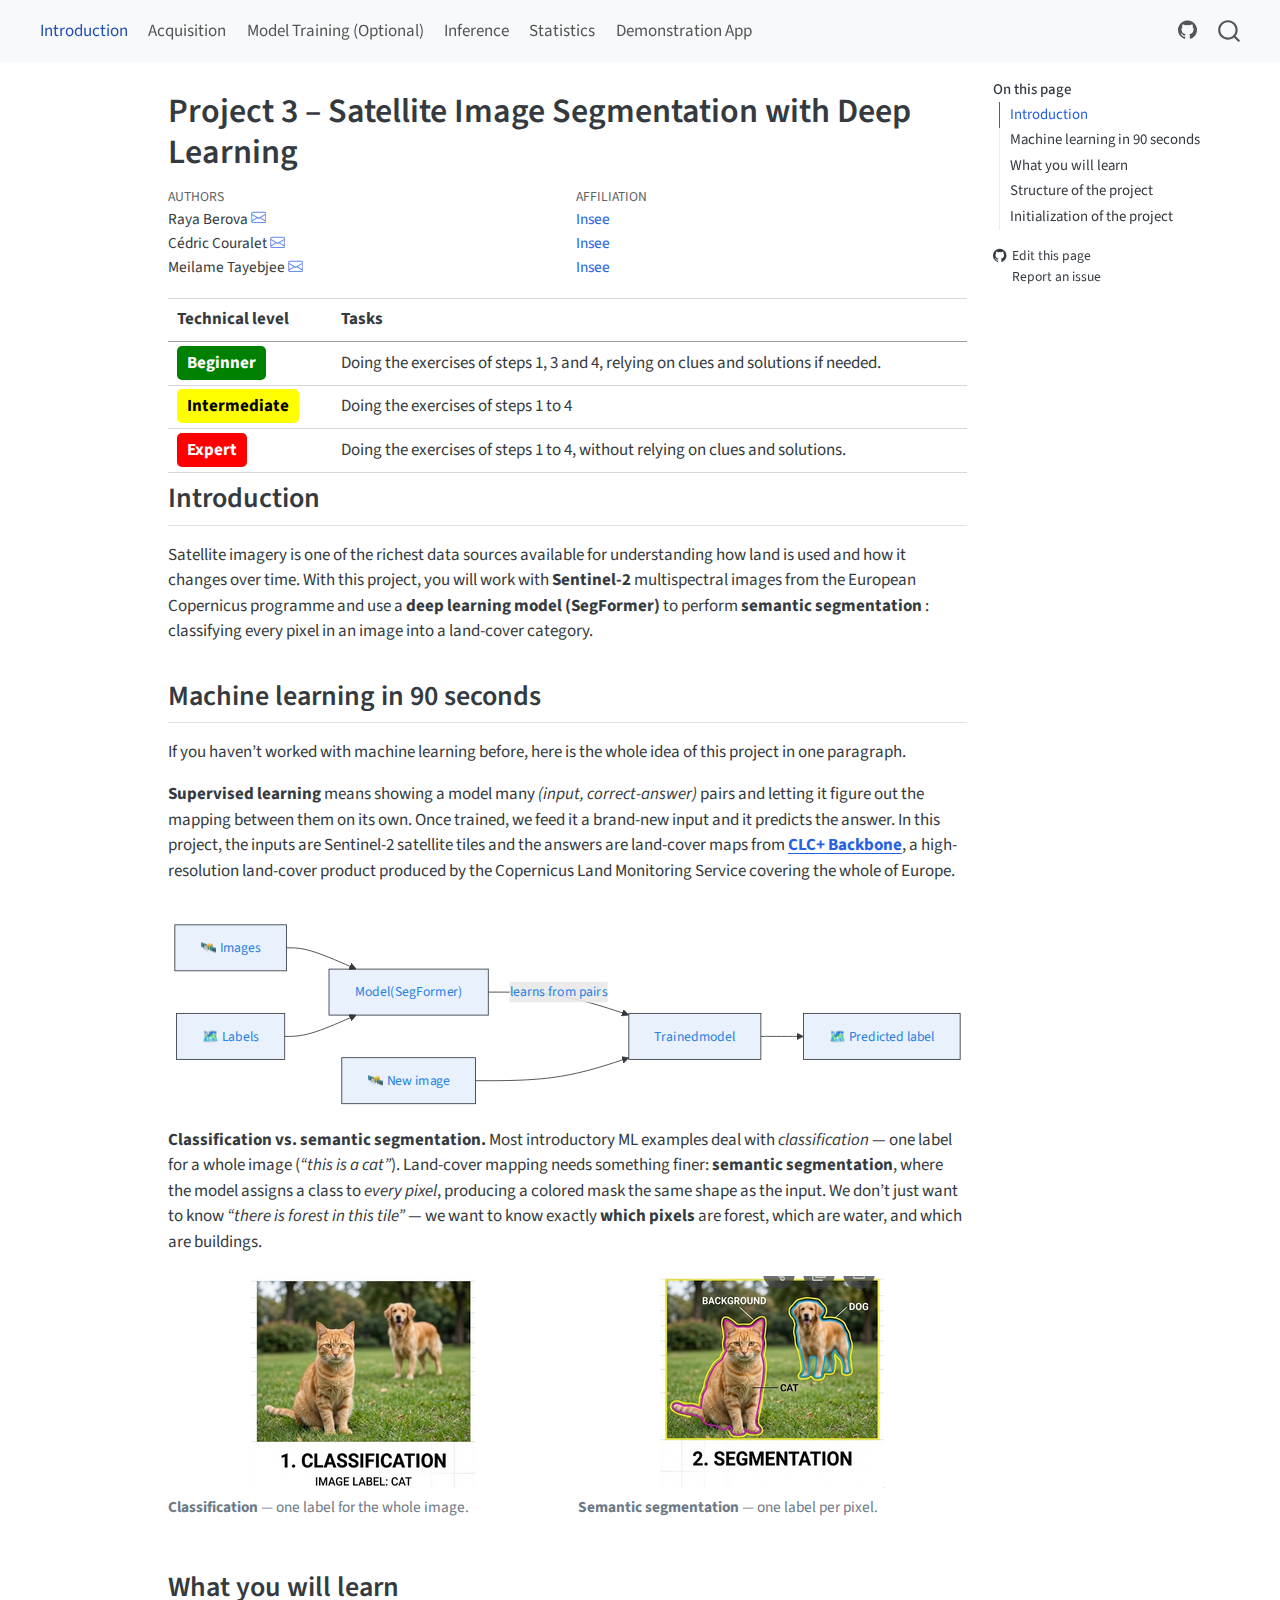
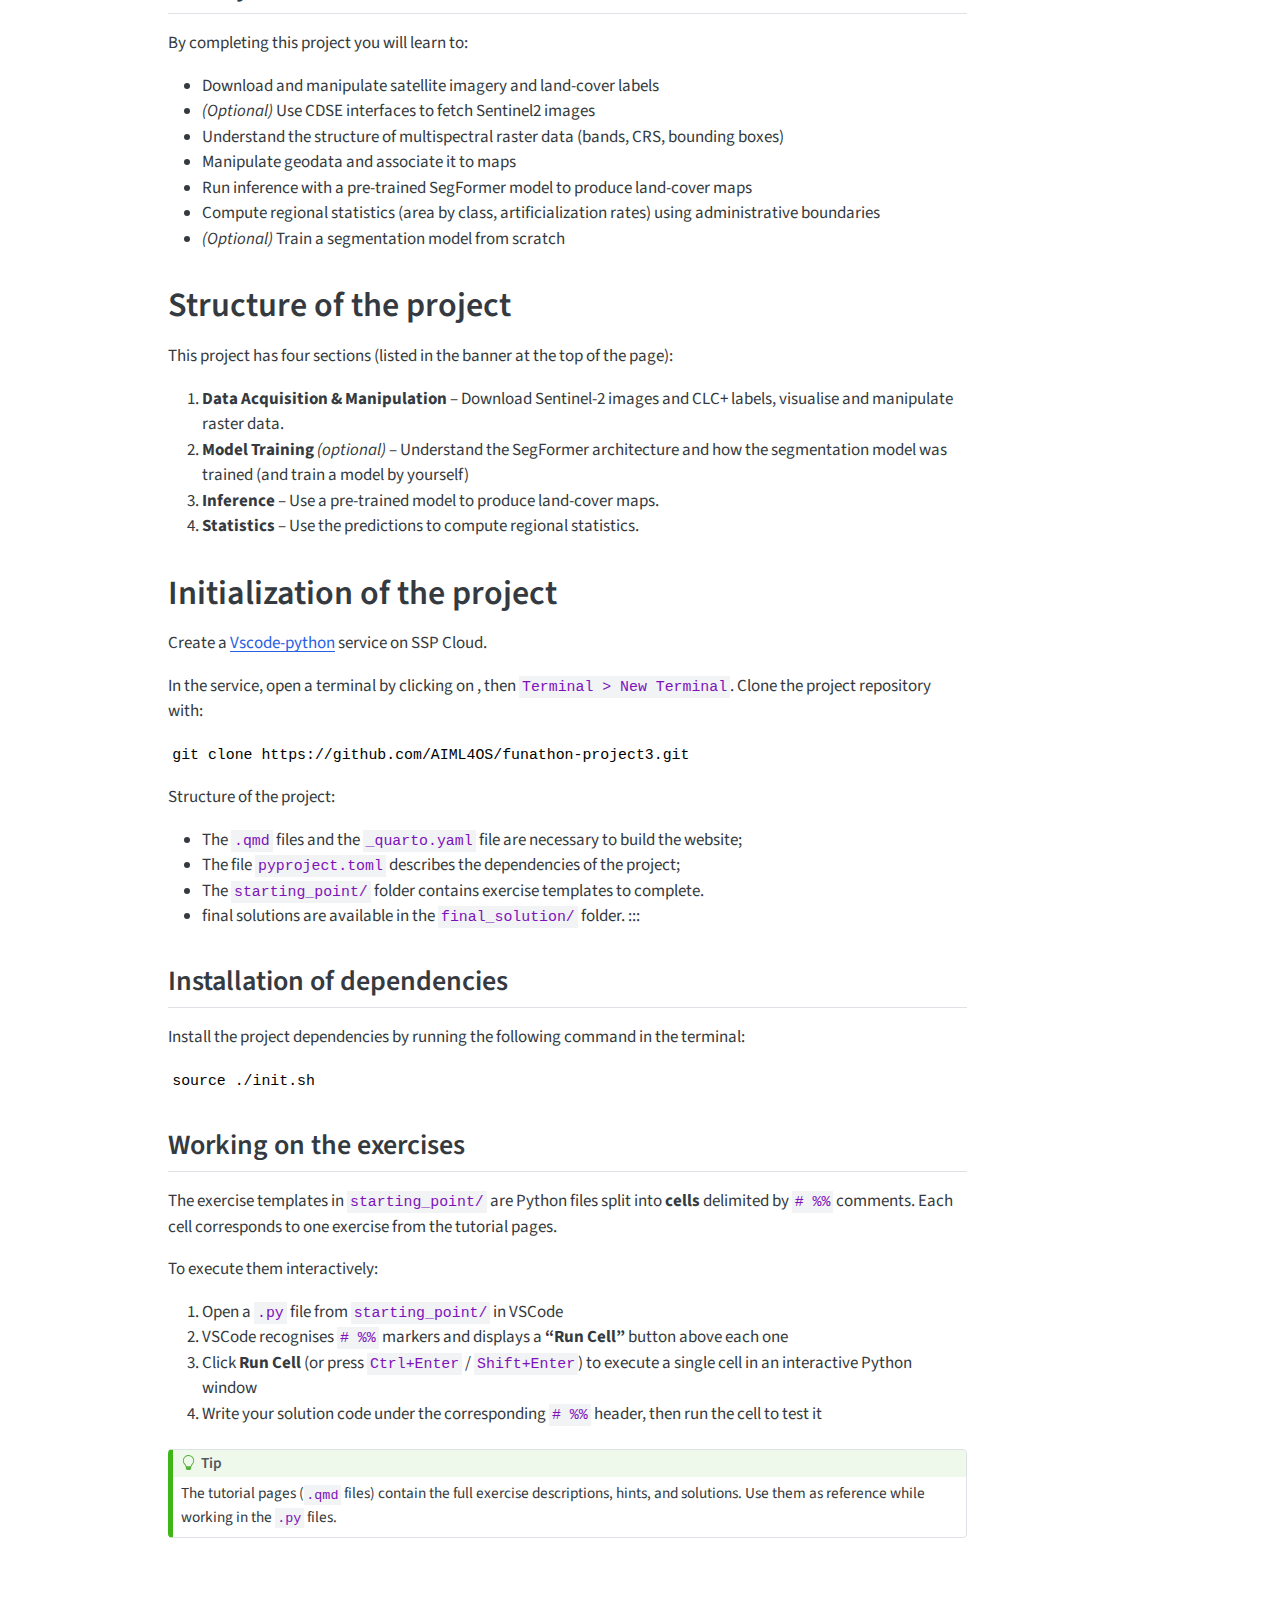
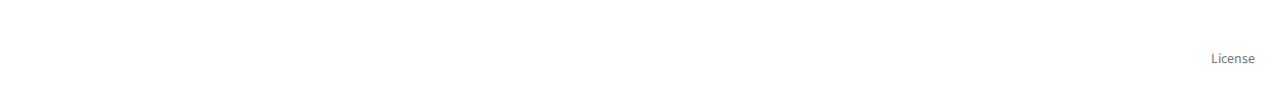
<file: pr-preview/pr-8/index.html>
<!DOCTYPE html>
<html xmlns="http://www.w3.org/1999/xhtml" lang="en-US" xml:lang="en-US"><head>

<meta charset="utf-8">
<meta name="generator" content="quarto-1.9.37">

<meta name="viewport" content="width=device-width, initial-scale=1.0, user-scalable=yes">

<meta name="author" content="Raya Berova">
<meta name="author" content="Cédric Couralet">
<meta name="author" content="Meilame Tayebjee">

<title>Project 3 – Satellite Image Segmentation with Deep Learning – AIML4OS Funathon - Project 3</title>
<style>
/* Default styles provided by pandoc.
** See https://pandoc.org/MANUAL.html#variables-for-html for config info.
*/
code{white-space: pre-wrap;}
span.smallcaps{font-variant: small-caps;}
div.columns{display: flex; gap: min(4vw, 1.5em);}
div.column{flex: auto; overflow-x: auto;}
div.hanging-indent{margin-left: 1.5em; text-indent: -1.5em;}
ul.task-list{list-style: none;}
ul.task-list li input[type="checkbox"] {
  width: 0.8em;
  margin: 0 0.8em 0.2em -1em; /* quarto-specific, see https://github.com/quarto-dev/quarto-cli/issues/4556 */ 
  vertical-align: middle;
}
</style>


<script src="site_libs/quarto-nav/quarto-nav.js"></script>
<script src="site_libs/quarto-nav/headroom.min.js"></script>
<script src="site_libs/clipboard/clipboard.min.js"></script>
<script src="site_libs/quarto-search/autocomplete.umd.js"></script>
<script src="site_libs/quarto-search/fuse.min.js"></script>
<script src="site_libs/quarto-search/quarto-search.js"></script>
<meta name="quarto:offset" content="./">
<script src="site_libs/quarto-html/quarto.js" type="module"></script>
<script src="site_libs/quarto-html/tabsets/tabsets.js" type="module"></script>
<script src="site_libs/quarto-html/popper.min.js"></script>
<script src="site_libs/quarto-html/tippy.umd.min.js"></script>
<script src="site_libs/quarto-html/anchor.min.js"></script>
<link href="site_libs/quarto-html/tippy.css" rel="stylesheet">
<link href="site_libs/quarto-html/quarto-syntax-highlighting-7f8f88aac4f3542376d5c11b86a4c14d.css" rel="stylesheet" id="quarto-text-highlighting-styles">
<script src="site_libs/bootstrap/bootstrap.min.js"></script>
<link href="site_libs/bootstrap/bootstrap-icons.css" rel="stylesheet">
<link href="site_libs/bootstrap/bootstrap-9c86c6a150ad8204aa26c688cf8b52e3.min.css" rel="stylesheet" append-hash="true" id="quarto-bootstrap" data-mode="light">
<link href="site_libs/quarto-contrib/fontawesome6-0.1.0/all.css" rel="stylesheet">
<link href="site_libs/quarto-contrib/fontawesome6-0.1.0/latex-fontsize.css" rel="stylesheet">
<script id="quarto-search-options" type="application/json">{
  "location": "navbar",
  "copy-button": false,
  "collapse-after": 3,
  "panel-placement": "end",
  "type": "overlay",
  "limit": 50,
  "keyboard-shortcut": [
    "f",
    "/",
    "s"
  ],
  "show-item-context": false,
  "language": {
    "search-no-results-text": "No results",
    "search-matching-documents-text": "matching documents",
    "search-copy-link-title": "Copy link to search",
    "search-hide-matches-text": "Hide additional matches",
    "search-more-match-text": "more match in this document",
    "search-more-matches-text": "more matches in this document",
    "search-clear-button-title": "Clear",
    "search-text-placeholder": "",
    "search-detached-cancel-button-title": "Cancel",
    "search-submit-button-title": "Submit",
    "search-label": "Search"
  }
}</script>
<script src="site_libs/quarto-diagram/mermaid.min.js"></script>
<script src="site_libs/quarto-diagram/mermaid-init.js"></script>
<link href="site_libs/quarto-diagram/mermaid.css" rel="stylesheet">


<meta property="og:title" content="Project 3 – Satellite Image Segmentation with Deep Learning – AIML4OS Funathon - Project 3">
<meta property="og:description" content="Satellite images segmentation">
<meta property="og:image" content="https://aiml4os.github.io/funathon-project3/assets/classification-example.png">
<meta property="og:site_name" content="AIML4OS Funathon - Project 3">
<meta property="og:image:height" content="212">
<meta property="og:image:width" content="224">
</head>

<body class="nav-fixed quarto-light">

<div id="quarto-search-results"></div>
  <header id="quarto-header" class="headroom fixed-top">
    <nav class="navbar navbar-expand-lg " data-bs-theme="dark">
      <div class="navbar-container container-fluid">
            <div id="quarto-search" class="" title="Search"></div>
          <button class="navbar-toggler" type="button" data-bs-toggle="collapse" data-bs-target="#navbarCollapse" aria-controls="navbarCollapse" role="menu" aria-expanded="false" aria-label="Toggle navigation" onclick="if (window.quartoToggleHeadroom) { window.quartoToggleHeadroom(); }">
  <span class="navbar-toggler-icon"></span>
</button>
          <div class="collapse navbar-collapse" id="navbarCollapse">
            <ul class="navbar-nav navbar-nav-scroll me-auto">
  <li class="nav-item">
    <a class="nav-link active" href="./index.html" aria-current="page"> 
<span class="menu-text">Introduction</span></a>
  </li>  
  <li class="nav-item">
    <a class="nav-link" href="./1-acquisition.html"> 
<span class="menu-text">Acquisition</span></a>
  </li>  
  <li class="nav-item">
    <a class="nav-link" href="./2-model.html"> 
<span class="menu-text">Model Training (Optional)</span></a>
  </li>  
  <li class="nav-item">
    <a class="nav-link" href="./3-inference.html"> 
<span class="menu-text">Inference</span></a>
  </li>  
  <li class="nav-item">
    <a class="nav-link" href="./4-statistics.html"> 
<span class="menu-text">Statistics</span></a>
  </li>  
  <li class="nav-item">
    <a class="nav-link" href="https://inseefrlab.github.io/satellite-images-webapp/"> 
<span class="menu-text">Demonstration App</span></a>
  </li>  
</ul>
            <ul class="navbar-nav navbar-nav-scroll ms-auto">
  <li class="nav-item compact">
    <a class="nav-link" href="https://github.com/AIML4OS/funathon-project3"> <i class="bi bi-github" role="img" aria-label="GitHub">
</i> 
<span class="menu-text"></span></a>
  </li>  
</ul>
          </div> <!-- /navcollapse -->
            <div class="quarto-navbar-tools">
</div>
      </div> <!-- /container-fluid -->
    </nav>
</header>
<!-- content -->
<div id="quarto-content" class="quarto-container page-columns page-rows-contents page-layout-article page-navbar">
<!-- sidebar -->
<!-- margin-sidebar -->
    <div id="quarto-margin-sidebar" class="sidebar margin-sidebar">
        <nav id="TOC" role="doc-toc" class="toc-active">
    <h2 id="toc-title">On this page</h2>
   
  <ul>
  <li><a href="#introduction" id="toc-introduction" class="nav-link active" data-scroll-target="#introduction">Introduction</a></li>
  <li><a href="#machine-learning-in-90-seconds" id="toc-machine-learning-in-90-seconds" class="nav-link" data-scroll-target="#machine-learning-in-90-seconds">Machine learning in 90 seconds</a></li>
  <li><a href="#what-you-will-learn" id="toc-what-you-will-learn" class="nav-link" data-scroll-target="#what-you-will-learn">What you will learn</a></li>
  <li><a href="#structure-of-the-project" id="toc-structure-of-the-project" class="nav-link" data-scroll-target="#structure-of-the-project">Structure of the project</a></li>
  <li><a href="#initialization-of-the-project" id="toc-initialization-of-the-project" class="nav-link" data-scroll-target="#initialization-of-the-project">Initialization of the project</a>
  <ul class="collapse">
  <li><a href="#installation-of-dependencies" id="toc-installation-of-dependencies" class="nav-link" data-scroll-target="#installation-of-dependencies">Installation of dependencies</a></li>
  <li><a href="#working-on-the-exercises" id="toc-working-on-the-exercises" class="nav-link" data-scroll-target="#working-on-the-exercises">Working on the exercises</a></li>
  </ul></li>
  </ul>
<div class="toc-actions"><ul><li><a href="https://github.com/AIML4OS/funathon-project3/edit/main/index.qmd" class="toc-action"><i class="bi bi-github"></i>Edit this page</a></li><li><a href="https://github.com/AIML4OS/funathon-project3/issues/new" class="toc-action"><i class="bi empty"></i>Report an issue</a></li></ul></div></nav>
    </div>
<!-- main -->
<main class="content" id="quarto-document-content">

<header id="title-block-header" class="quarto-title-block default">
<div class="quarto-title">
<h1 class="title">Project 3 – Satellite Image Segmentation with Deep Learning</h1>
</div>


<div class="quarto-title-meta-author">
  <div class="quarto-title-meta-heading">Authors</div>
  <div class="quarto-title-meta-heading">Affiliation</div>
  
    <div class="quarto-title-meta-contents">
    <p class="author">Raya Berova <a href="mailto:raya.berova@insee.fr" class="quarto-title-author-email"><i class="bi bi-envelope"></i></a> </p>
  </div>
  <div class="quarto-title-meta-contents">
        <p class="affiliation">
            <a href="https://www.insee.fr/fr/accueil">Insee</a>
          </p>
      </div>
    <div class="quarto-title-meta-contents">
    <p class="author">Cédric Couralet <a href="mailto:cedric.couralet@insee.fr" class="quarto-title-author-email"><i class="bi bi-envelope"></i></a> </p>
  </div>
  <div class="quarto-title-meta-contents">
        <p class="affiliation">
            <a href="https://www.insee.fr/fr/accueil">Insee</a>
          </p>
      </div>
    <div class="quarto-title-meta-contents">
    <p class="author">Meilame Tayebjee <a href="mailto:meilame.tayebjee@insee.fr" class="quarto-title-author-email"><i class="bi bi-envelope"></i></a> </p>
  </div>
  <div class="quarto-title-meta-contents">
        <p class="affiliation">
            <a href="https://www.insee.fr/fr/accueil">Insee</a>
          </p>
      </div>
  </div>

<div class="quarto-title-meta">

      
  
    
  </div>
  


</header>


<table class="caption-top table">
<thead>
<tr class="header">
<th data-quarto-table-cell-role="th">Technical level</th>
<th data-quarto-table-cell-role="th">Tasks</th>
</tr>
</thead>
<tbody>
<tr class="odd">
<td><span class="level-button level-beginner">Beginner</span></td>
<td>Doing the exercises of steps 1, 3 and 4, relying on clues and solutions if needed.</td>
</tr>
<tr class="even">
<td><span class="level-button level-intermediate">Intermediate</span></td>
<td>Doing the exercises of steps 1 to 4</td>
</tr>
<tr class="odd">
<td><span class="level-button level-expert">Expert</span></td>
<td>Doing the exercises of steps 1 to 4, without relying on clues and solutions.</td>
</tr>
</tbody>
</table>
<section id="introduction" class="level2 unnumbered">
<h2 class="unnumbered anchored" data-anchor-id="introduction">Introduction</h2>
<p>Satellite imagery is one of the richest data sources available for understanding how land is used and how it changes over time. With this project, you will work with <strong>Sentinel-2</strong> multispectral images from the European Copernicus programme and use a <strong>deep learning model (SegFormer)</strong> to perform <strong>semantic segmentation</strong> : classifying every pixel in an image into a land-cover category.</p>
</section>
<section id="machine-learning-in-90-seconds" class="level2">
<h2 class="anchored" data-anchor-id="machine-learning-in-90-seconds">Machine learning in 90 seconds</h2>
<p>If you haven’t worked with machine learning before, here is the whole idea of this project in one paragraph.</p>
<p><strong>Supervised learning</strong> means showing a model many <em>(input, correct-answer)</em> pairs and letting it figure out the mapping between them on its own. Once trained, we feed it a brand-new input and it predicts the answer. In this project, the inputs are Sentinel-2 satellite tiles and the answers are land-cover maps from <a href="https://land.copernicus.eu/en/products/clc-backbone"><strong>CLC+ Backbone</strong></a>, a high-resolution land-cover product produced by the Copernicus Land Monitoring Service covering the whole of Europe.</p>
<div class="cell" data-eval="true" data-layout-align="default">
<div class="cell-output-display">
<div>
<p></p><figure class="figure"><p></p>
<div>
<pre class="mermaid mermaid-js">flowchart LR
    A["🛰️ Images"] --&gt; M
    B["🗺️ Labels"] --&gt; M
    M["Model(SegFormer)"] --&gt;|learns from pairs| T["Trainedmodel"]
    N["🛰️ New image"] --&gt; T
    T --&gt; P["🗺️ Predicted label"]
</pre>
</div>
<p></p></figure><p></p>
</div>
</div>
</div>
<p><strong>Classification vs.&nbsp;semantic segmentation.</strong> Most introductory ML examples deal with <em>classification</em> — one label for a whole image (<em>“this is a cat”</em>). Land-cover mapping needs something finer: <strong>semantic segmentation</strong>, where the model assigns a class to <em>every pixel</em>, producing a colored mask the same shape as the input. We don’t just want to know <em>“there is forest in this tile”</em> — we want to know exactly <strong>which pixels</strong> are forest, which are water, and which are buildings.</p>
<div class="quarto-layout-panel" data-layout-ncol="2">
<div class="quarto-layout-row">
<div class="quarto-layout-cell" style="flex-basis: 50.0%;justify-content: flex-start;">
<div class="quarto-figure quarto-figure-center">
<figure class="figure">
<p><img src="assets/classification-example.png" class="img-fluid figure-img"></p>
<figcaption><strong>Classification</strong> — one label for the whole image.</figcaption>
</figure>
</div>
</div>
<div class="quarto-layout-cell" style="flex-basis: 50.0%;justify-content: flex-start;">
<div class="quarto-figure quarto-figure-center">
<figure class="figure">
<p><img src="assets/segmentation-example.png" class="img-fluid figure-img"></p>
<figcaption><strong>Semantic segmentation</strong> — one label per pixel.</figcaption>
</figure>
</div>
</div>
</div>
</div>
</section>
<section id="what-you-will-learn" class="level2">
<h2 class="anchored" data-anchor-id="what-you-will-learn">What you will learn</h2>
<p>By completing this project you will learn to:</p>
<ul>
<li>Download and manipulate satellite imagery and land-cover labels</li>
<li><em>(Optional)</em> Use CDSE interfaces to fetch Sentinel2 images</li>
<li>Understand the structure of multispectral raster data (bands, CRS, bounding boxes)</li>
<li>Manipulate geodata and associate it to maps</li>
<li>Run inference with a pre-trained SegFormer model to produce land-cover maps</li>
<li>Compute regional statistics (area by class, artificialization rates) using administrative boundaries</li>
<li><em>(Optional)</em> Train a segmentation model from scratch</li>
</ul>
</section>
<section id="structure-of-the-project" class="level1">
<h1>Structure of the project</h1>
<p>This project has four sections (listed in the banner at the top of the page):</p>
<ol type="1">
<li><strong>Data Acquisition &amp; Manipulation</strong> – Download Sentinel-2 images and CLC+ labels, visualise and manipulate raster data.</li>
<li><strong>Model Training</strong> <em>(optional)</em> – Understand the SegFormer architecture and how the segmentation model was trained (and train a model by yourself)</li>
<li><strong>Inference</strong> – Use a pre-trained model to produce land-cover maps.</li>
<li><strong>Statistics</strong> – Use the predictions to compute regional statistics.</li>
</ol>
</section>
<section id="initialization-of-the-project" class="level1">
<h1>Initialization of the project</h1>
<p>Create a <a href="https://datalab.sspcloud.fr/launcher/ide/vscode-python">Vscode-python</a> service on SSP Cloud.</p>
<p>In the service, open a terminal by clicking on <i class="fa-brands fa-fa-bars" aria-label="fa-bars"></i>, then <code>Terminal &gt; New Terminal</code>. Clone the project repository with:</p>
<pre><code>git clone https://github.com/AIML4OS/funathon-project3.git</code></pre>
<p>Structure of the project:</p>
<ul>
<li>The <code>.qmd</code> files and the <code>_quarto.yaml</code> file are necessary to build the website;</li>
<li>The file <code>pyproject.toml</code> describes the dependencies of the project;</li>
<li>The <code>starting_point/</code> folder contains exercise templates to complete.</li>
<li>final solutions are available in the <code>final_solution/</code> folder. :::</li>
</ul>
<section id="installation-of-dependencies" class="level2">
<h2 class="anchored" data-anchor-id="installation-of-dependencies">Installation of dependencies</h2>
<p>Install the project dependencies by running the following command in the terminal:</p>
<pre><code>source ./init.sh</code></pre>
</section>
<section id="working-on-the-exercises" class="level2">
<h2 class="anchored" data-anchor-id="working-on-the-exercises">Working on the exercises</h2>
<p>The exercise templates in <code>starting_point/</code> are Python files split into <strong>cells</strong> delimited by <code># %%</code> comments. Each cell corresponds to one exercise from the tutorial pages.</p>
<p>To execute them interactively:</p>
<ol type="1">
<li>Open a <code>.py</code> file from <code>starting_point/</code> in VSCode</li>
<li>VSCode recognises <code># %%</code> markers and displays a <strong>“Run Cell”</strong> button above each one</li>
<li>Click <strong>Run Cell</strong> (or press <code>Ctrl+Enter</code> / <code>Shift+Enter</code>) to execute a single cell in an interactive Python window</li>
<li>Write your solution code under the corresponding <code># %%</code> header, then run the cell to test it</li>
</ol>
<div class="callout callout-style-default callout-tip callout-titled">
<div class="callout-header d-flex align-content-center">
<div class="callout-icon-container">
<i class="callout-icon"></i>
</div>
<div class="callout-title-container flex-fill">
Tip
</div>
</div>
<div class="callout-body-container callout-body">
<p>The tutorial pages (<code>.qmd</code> files) contain the full exercise descriptions, hints, and solutions. Use them as reference while working in the <code>.py</code> files.</p>
</div>
</div>


</section>
</section>

</main> <!-- /main -->
<script id="quarto-html-after-body" type="application/javascript">
  window.document.addEventListener("DOMContentLoaded", function (event) {
    const icon = "";
    const anchorJS = new window.AnchorJS();
    anchorJS.options = {
      placement: 'right',
      icon: icon
    };
    anchorJS.add('.anchored');
    const isCodeAnnotation = (el) => {
      for (const clz of el.classList) {
        if (clz.startsWith('code-annotation-')) {                     
          return true;
        }
      }
      return false;
    }
    const onCopySuccess = function(e) {
      // button target
      const button = e.trigger;
      // don't keep focus
      button.blur();
      // flash "checked"
      button.classList.add('code-copy-button-checked');
      var currentTitle = button.getAttribute("title");
      button.setAttribute("title", "Copied!");
      let tooltip;
      if (window.bootstrap) {
        button.setAttribute("data-bs-toggle", "tooltip");
        button.setAttribute("data-bs-placement", "left");
        button.setAttribute("data-bs-title", "Copied!");
        tooltip = new bootstrap.Tooltip(button, 
          { trigger: "manual", 
            customClass: "code-copy-button-tooltip",
            offset: [0, -8]});
        tooltip.show();    
      }
      setTimeout(function() {
        if (tooltip) {
          tooltip.hide();
          button.removeAttribute("data-bs-title");
          button.removeAttribute("data-bs-toggle");
          button.removeAttribute("data-bs-placement");
        }
        button.setAttribute("title", currentTitle);
        button.classList.remove('code-copy-button-checked');
      }, 1000);
      // clear code selection
      e.clearSelection();
    }
    const getTextToCopy = function(trigger) {
      const outerScaffold = trigger.parentElement.cloneNode(true);
      const codeEl = outerScaffold.querySelector('code');
      for (const childEl of codeEl.children) {
        if (isCodeAnnotation(childEl)) {
          childEl.remove();
        }
      }
      return codeEl.innerText;
    }
    const clipboard = new window.ClipboardJS('.code-copy-button:not([data-in-quarto-modal])', {
      text: getTextToCopy
    });
    clipboard.on('success', onCopySuccess);
    if (window.document.getElementById('quarto-embedded-source-code-modal')) {
      const clipboardModal = new window.ClipboardJS('.code-copy-button[data-in-quarto-modal]', {
        text: getTextToCopy,
        container: window.document.getElementById('quarto-embedded-source-code-modal')
      });
      clipboardModal.on('success', onCopySuccess);
    }
      var localhostRegex = new RegExp(/^(?:http|https):\/\/localhost\:?[0-9]*\//);
      var mailtoRegex = new RegExp(/^mailto:/);
        var filterRegex = new RegExp("https:\/\/aiml4os\.github\.io\/funathon-project3\/");
      var isInternal = (href) => {
          return filterRegex.test(href) || localhostRegex.test(href) || mailtoRegex.test(href);
      }
      // Inspect non-navigation links and adorn them if external
     var links = window.document.querySelectorAll('a[href]:not(.nav-link):not(.navbar-brand):not(.toc-action):not(.sidebar-link):not(.sidebar-item-toggle):not(.pagination-link):not(.no-external):not([aria-hidden]):not(.dropdown-item):not(.quarto-navigation-tool):not(.about-link)');
      for (var i=0; i<links.length; i++) {
        const link = links[i];
        if (!isInternal(link.href)) {
          // undo the damage that might have been done by quarto-nav.js in the case of
          // links that we want to consider external
          if (link.dataset.originalHref !== undefined) {
            link.href = link.dataset.originalHref;
          }
        }
      }
    function tippyHover(el, contentFn, onTriggerFn, onUntriggerFn) {
      const config = {
        allowHTML: true,
        maxWidth: 500,
        delay: 100,
        arrow: false,
        appendTo: function(el) {
            return el.parentElement;
        },
        interactive: true,
        interactiveBorder: 10,
        theme: 'quarto',
        placement: 'bottom-start',
      };
      if (contentFn) {
        config.content = contentFn;
      }
      if (onTriggerFn) {
        config.onTrigger = onTriggerFn;
      }
      if (onUntriggerFn) {
        config.onUntrigger = onUntriggerFn;
      }
      window.tippy(el, config); 
    }
    const noterefs = window.document.querySelectorAll('a[role="doc-noteref"]');
    for (var i=0; i<noterefs.length; i++) {
      const ref = noterefs[i];
      tippyHover(ref, function() {
        // use id or data attribute instead here
        let href = ref.getAttribute('data-footnote-href') || ref.getAttribute('href');
        try { href = new URL(href).hash; } catch {}
        const id = href.replace(/^#\/?/, "");
        const note = window.document.getElementById(id);
        if (note) {
          return note.innerHTML;
        } else {
          return "";
        }
      });
    }
    const xrefs = window.document.querySelectorAll('a.quarto-xref');
    const processXRef = (id, note) => {
      // Strip column container classes
      const stripColumnClz = (el) => {
        el.classList.remove("page-full", "page-columns");
        if (el.children) {
          for (const child of el.children) {
            stripColumnClz(child);
          }
        }
      }
      stripColumnClz(note)
      if (id === null || id.startsWith('sec-')) {
        // Special case sections, only their first couple elements
        const container = document.createElement("div");
        if (note.children && note.children.length > 2) {
          container.appendChild(note.children[0].cloneNode(true));
          for (let i = 1; i < note.children.length; i++) {
            const child = note.children[i];
            if (child.tagName === "P" && child.innerText === "") {
              continue;
            } else {
              container.appendChild(child.cloneNode(true));
              break;
            }
          }
          if (window.Quarto?.typesetMath) {
            window.Quarto.typesetMath(container);
          }
          return container.innerHTML
        } else {
          if (window.Quarto?.typesetMath) {
            window.Quarto.typesetMath(note);
          }
          return note.innerHTML;
        }
      } else {
        // Remove any anchor links if they are present
        const anchorLink = note.querySelector('a.anchorjs-link');
        if (anchorLink) {
          anchorLink.remove();
        }
        if (window.Quarto?.typesetMath) {
          window.Quarto.typesetMath(note);
        }
        if (note.classList.contains("callout")) {
          return note.outerHTML;
        } else {
          return note.innerHTML;
        }
      }
    }
    for (var i=0; i<xrefs.length; i++) {
      const xref = xrefs[i];
      tippyHover(xref, undefined, function(instance) {
        instance.disable();
        let url = xref.getAttribute('href');
        let hash = undefined; 
        if (url.startsWith('#')) {
          hash = url;
        } else {
          try { hash = new URL(url).hash; } catch {}
        }
        if (hash) {
          const id = hash.replace(/^#\/?/, "");
          const note = window.document.getElementById(id);
          if (note !== null) {
            try {
              const html = processXRef(id, note.cloneNode(true));
              instance.setContent(html);
            } finally {
              instance.enable();
              instance.show();
            }
          } else {
            // See if we can fetch this
            fetch(url.split('#')[0])
            .then(res => res.text())
            .then(html => {
              const parser = new DOMParser();
              const htmlDoc = parser.parseFromString(html, "text/html");
              const note = htmlDoc.getElementById(id);
              if (note !== null) {
                const html = processXRef(id, note);
                instance.setContent(html);
              } 
            }).finally(() => {
              instance.enable();
              instance.show();
            });
          }
        } else {
          // See if we can fetch a full url (with no hash to target)
          // This is a special case and we should probably do some content thinning / targeting
          fetch(url)
          .then(res => res.text())
          .then(html => {
            const parser = new DOMParser();
            const htmlDoc = parser.parseFromString(html, "text/html");
            const note = htmlDoc.querySelector('main.content');
            if (note !== null) {
              // This should only happen for chapter cross references
              // (since there is no id in the URL)
              // remove the first header
              if (note.children.length > 0 && note.children[0].tagName === "HEADER") {
                note.children[0].remove();
              }
              const html = processXRef(null, note);
              instance.setContent(html);
            } 
          }).finally(() => {
            instance.enable();
            instance.show();
          });
        }
      }, function(instance) {
      });
    }
        let selectedAnnoteEl;
        const selectorForAnnotation = ( cell, annotation) => {
          let cellAttr = 'data-code-cell="' + cell + '"';
          let lineAttr = 'data-code-annotation="' +  annotation + '"';
          const selector = 'span[' + cellAttr + '][' + lineAttr + ']';
          return selector;
        }
        const selectCodeLines = (annoteEl) => {
          const doc = window.document;
          const targetCell = annoteEl.getAttribute("data-target-cell");
          const targetAnnotation = annoteEl.getAttribute("data-target-annotation");
          const annoteSpan = window.document.querySelector(selectorForAnnotation(targetCell, targetAnnotation));
          const lines = annoteSpan.getAttribute("data-code-lines").split(",");
          const lineIds = lines.map((line) => {
            return targetCell + "-" + line;
          })
          let top = null;
          let height = null;
          let parent = null;
          if (lineIds.length > 0) {
              //compute the position of the single el (top and bottom and make a div)
              const el = window.document.getElementById(lineIds[0]);
              top = el.offsetTop;
              height = el.offsetHeight;
              parent = el.parentElement.parentElement;
            if (lineIds.length > 1) {
              const lastEl = window.document.getElementById(lineIds[lineIds.length - 1]);
              const bottom = lastEl.offsetTop + lastEl.offsetHeight;
              height = bottom - top;
            }
            if (top !== null && height !== null && parent !== null) {
              // cook up a div (if necessary) and position it 
              let div = window.document.getElementById("code-annotation-line-highlight");
              if (div === null) {
                div = window.document.createElement("div");
                div.setAttribute("id", "code-annotation-line-highlight");
                div.style.position = 'absolute';
                parent.appendChild(div);
              }
              div.style.top = top - 2 + "px";
              div.style.height = height + 4 + "px";
              div.style.left = 0;
              let gutterDiv = window.document.getElementById("code-annotation-line-highlight-gutter");
              if (gutterDiv === null) {
                gutterDiv = window.document.createElement("div");
                gutterDiv.setAttribute("id", "code-annotation-line-highlight-gutter");
                gutterDiv.style.position = 'absolute';
                const codeCell = window.document.getElementById(targetCell);
                const gutter = codeCell.querySelector('.code-annotation-gutter');
                gutter.appendChild(gutterDiv);
              }
              gutterDiv.style.top = top - 2 + "px";
              gutterDiv.style.height = height + 4 + "px";
            }
            selectedAnnoteEl = annoteEl;
          }
        };
        const unselectCodeLines = () => {
          const elementsIds = ["code-annotation-line-highlight", "code-annotation-line-highlight-gutter"];
          elementsIds.forEach((elId) => {
            const div = window.document.getElementById(elId);
            if (div) {
              div.remove();
            }
          });
          selectedAnnoteEl = undefined;
        };
          // Handle positioning of the toggle
      window.addEventListener(
        "resize",
        throttle(() => {
          elRect = undefined;
          if (selectedAnnoteEl) {
            selectCodeLines(selectedAnnoteEl);
          }
        }, 10)
      );
      function throttle(fn, ms) {
      let throttle = false;
      let timer;
        return (...args) => {
          if(!throttle) { // first call gets through
              fn.apply(this, args);
              throttle = true;
          } else { // all the others get throttled
              if(timer) clearTimeout(timer); // cancel #2
              timer = setTimeout(() => {
                fn.apply(this, args);
                timer = throttle = false;
              }, ms);
          }
        };
      }
        // Attach click handler to the DT
        const annoteDls = window.document.querySelectorAll('dt[data-target-cell]');
        for (const annoteDlNode of annoteDls) {
          annoteDlNode.addEventListener('click', (event) => {
            const clickedEl = event.target;
            if (clickedEl !== selectedAnnoteEl) {
              unselectCodeLines();
              const activeEl = window.document.querySelector('dt[data-target-cell].code-annotation-active');
              if (activeEl) {
                activeEl.classList.remove('code-annotation-active');
              }
              selectCodeLines(clickedEl);
              clickedEl.classList.add('code-annotation-active');
            } else {
              // Unselect the line
              unselectCodeLines();
              clickedEl.classList.remove('code-annotation-active');
            }
          });
        }
    const findCites = (el) => {
      const parentEl = el.parentElement;
      if (parentEl) {
        const cites = parentEl.dataset.cites;
        if (cites) {
          return {
            el,
            cites: cites.split(' ')
          };
        } else {
          return findCites(el.parentElement)
        }
      } else {
        return undefined;
      }
    };
    var bibliorefs = window.document.querySelectorAll('a[role="doc-biblioref"]');
    for (var i=0; i<bibliorefs.length; i++) {
      const ref = bibliorefs[i];
      const citeInfo = findCites(ref);
      if (citeInfo) {
        tippyHover(citeInfo.el, function() {
          var popup = window.document.createElement('div');
          citeInfo.cites.forEach(function(cite) {
            var citeDiv = window.document.createElement('div');
            citeDiv.classList.add('hanging-indent');
            citeDiv.classList.add('csl-entry');
            var biblioDiv = window.document.getElementById('ref-' + cite);
            if (biblioDiv) {
              citeDiv.innerHTML = biblioDiv.innerHTML;
            }
            popup.appendChild(citeDiv);
          });
          return popup.innerHTML;
        });
      }
    }
  });
  </script>
</div> <!-- /content -->
<footer class="footer">
  <div class="nav-footer">
    <div class="nav-footer-left">
      &nbsp;
    </div>   
    <div class="nav-footer-center">
      &nbsp;
    <div class="toc-actions d-sm-block d-md-none"><ul><li><a href="https://github.com/AIML4OS/funathon-project3/edit/main/index.qmd" class="toc-action"><i class="bi bi-github"></i>Edit this page</a></li><li><a href="https://github.com/AIML4OS/funathon-project3/issues/new" class="toc-action"><i class="bi empty"></i>Report an issue</a></li></ul></div></div>
    <div class="nav-footer-right">
      <ul class="footer-items list-unstyled">
    <li class="nav-item">
    <a class="nav-link" href="./LICENCE">
<p>License</p>
</a>
  </li>  
</ul>
    </div>
  </div>
</footer>




</body></html>
</file>
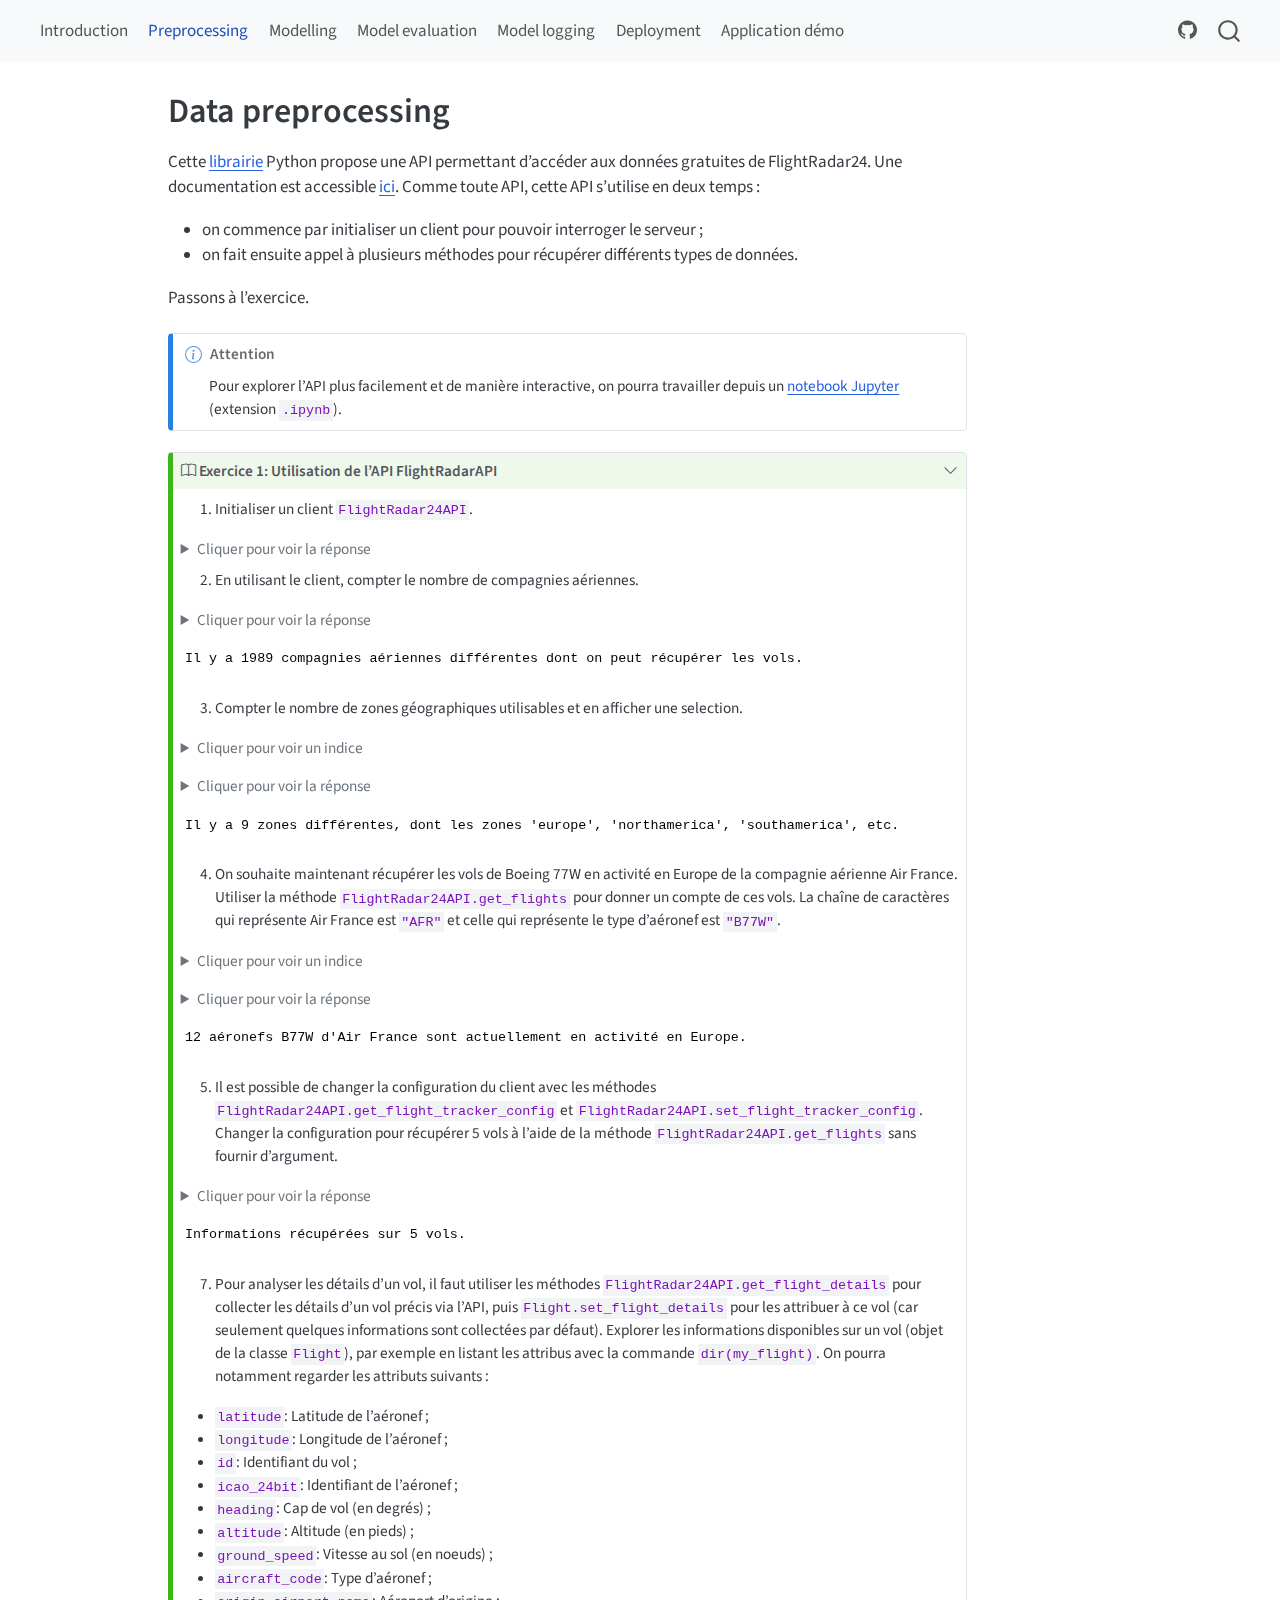
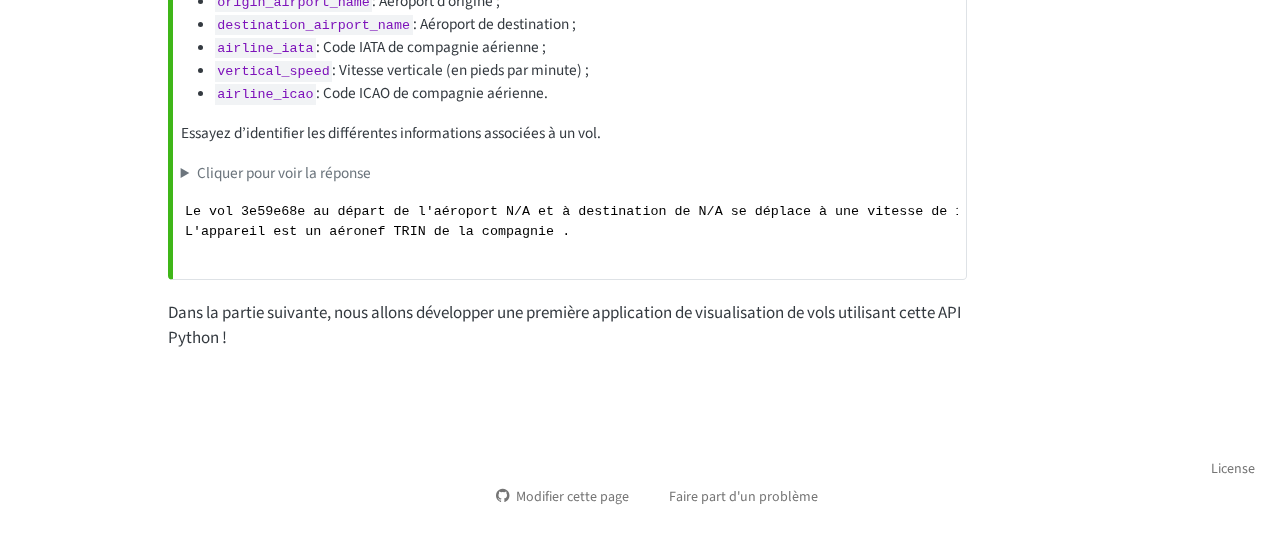
<file: 1-preprocessing.html>
<!DOCTYPE html>
<html xmlns="http://www.w3.org/1999/xhtml" lang="fr-FR" xml:lang="fr-FR"><head>

<meta charset="utf-8">
<meta name="generator" content="quarto-1.8.27">

<meta name="viewport" content="width=device-width, initial-scale=1.0, user-scalable=yes">


<title>Data preprocessing – AIML4OS Funathon - Project 3</title>
<style>
code{white-space: pre-wrap;}
span.smallcaps{font-variant: small-caps;}
div.columns{display: flex; gap: min(4vw, 1.5em);}
div.column{flex: auto; overflow-x: auto;}
div.hanging-indent{margin-left: 1.5em; text-indent: -1.5em;}
ul.task-list{list-style: none;}
ul.task-list li input[type="checkbox"] {
  width: 0.8em;
  margin: 0 0.8em 0.2em -1em; /* quarto-specific, see https://github.com/quarto-dev/quarto-cli/issues/4556 */ 
  vertical-align: middle;
}
/* CSS for syntax highlighting */
html { -webkit-text-size-adjust: 100%; }
pre > code.sourceCode { white-space: pre; position: relative; }
pre > code.sourceCode > span { display: inline-block; line-height: 1.25; }
pre > code.sourceCode > span:empty { height: 1.2em; }
.sourceCode { overflow: visible; }
code.sourceCode > span { color: inherit; text-decoration: inherit; }
div.sourceCode { margin: 1em 0; }
pre.sourceCode { margin: 0; }
@media screen {
div.sourceCode { overflow: auto; }
}
@media print {
pre > code.sourceCode { white-space: pre-wrap; }
pre > code.sourceCode > span { text-indent: -5em; padding-left: 5em; }
}
pre.numberSource code
  { counter-reset: source-line 0; }
pre.numberSource code > span
  { position: relative; left: -4em; counter-increment: source-line; }
pre.numberSource code > span > a:first-child::before
  { content: counter(source-line);
    position: relative; left: -1em; text-align: right; vertical-align: baseline;
    border: none; display: inline-block;
    -webkit-touch-callout: none; -webkit-user-select: none;
    -khtml-user-select: none; -moz-user-select: none;
    -ms-user-select: none; user-select: none;
    padding: 0 4px; width: 4em;
  }
pre.numberSource { margin-left: 3em;  padding-left: 4px; }
div.sourceCode
  {   }
@media screen {
pre > code.sourceCode > span > a:first-child::before { text-decoration: underline; }
}
</style>


<script src="site_libs/quarto-nav/quarto-nav.js"></script>
<script src="site_libs/quarto-nav/headroom.min.js"></script>
<script src="site_libs/clipboard/clipboard.min.js"></script>
<script src="site_libs/quarto-search/autocomplete.umd.js"></script>
<script src="site_libs/quarto-search/fuse.min.js"></script>
<script src="site_libs/quarto-search/quarto-search.js"></script>
<meta name="quarto:offset" content="./">
<script src="site_libs/quarto-html/quarto.js" type="module"></script>
<script src="site_libs/quarto-html/tabsets/tabsets.js" type="module"></script>
<script src="site_libs/quarto-html/axe/axe-check.js" type="module"></script>
<script src="site_libs/quarto-html/popper.min.js"></script>
<script src="site_libs/quarto-html/tippy.umd.min.js"></script>
<script src="site_libs/quarto-html/anchor.min.js"></script>
<link href="site_libs/quarto-html/tippy.css" rel="stylesheet">
<link href="site_libs/quarto-html/quarto-syntax-highlighting-ed96de9b727972fe78a7b5d16c58bf87.css" rel="stylesheet" id="quarto-text-highlighting-styles">
<script src="site_libs/bootstrap/bootstrap.min.js"></script>
<link href="site_libs/bootstrap/bootstrap-icons.css" rel="stylesheet">
<link href="site_libs/bootstrap/bootstrap-4804d2be80772aed24f3877bc22ec667.min.css" rel="stylesheet" append-hash="true" id="quarto-bootstrap" data-mode="light">
<script id="quarto-search-options" type="application/json">{
  "location": "navbar",
  "copy-button": false,
  "collapse-after": 3,
  "panel-placement": "end",
  "type": "overlay",
  "limit": 50,
  "keyboard-shortcut": [
    "f",
    "/",
    "s"
  ],
  "show-item-context": false,
  "language": {
    "search-no-results-text": "Pas de résultats",
    "search-matching-documents-text": "documents trouvés",
    "search-copy-link-title": "Copier le lien vers la recherche",
    "search-hide-matches-text": "Cacher les correspondances additionnelles",
    "search-more-match-text": "correspondance de plus dans ce document",
    "search-more-matches-text": "correspondances de plus dans ce document",
    "search-clear-button-title": "Effacer",
    "search-text-placeholder": "",
    "search-detached-cancel-button-title": "Annuler",
    "search-submit-button-title": "Envoyer",
    "search-label": "Recherche"
  }
}</script>


<meta property="og:title" content="Data preprocessing – AIML4OS Funathon - Project 3">
<meta property="og:description" content="Satellite images segmentation">
<meta property="og:site_name" content="AIML4OS Funathon - Project 3">
</head>

<body class="nav-fixed quarto-light">

<div id="quarto-search-results"></div>
  <header id="quarto-header" class="headroom fixed-top">
    <nav class="navbar navbar-expand-lg " data-bs-theme="dark">
      <div class="navbar-container container-fluid">
            <div id="quarto-search" class="" title="Recherche"></div>
          <button class="navbar-toggler" type="button" data-bs-toggle="collapse" data-bs-target="#navbarCollapse" aria-controls="navbarCollapse" role="menu" aria-expanded="false" aria-label="Basculer la navigation" onclick="if (window.quartoToggleHeadroom) { window.quartoToggleHeadroom(); }">
  <span class="navbar-toggler-icon"></span>
</button>
          <div class="collapse navbar-collapse" id="navbarCollapse">
            <ul class="navbar-nav navbar-nav-scroll me-auto">
  <li class="nav-item">
    <a class="nav-link" href="./index.html"> 
<span class="menu-text">Introduction</span></a>
  </li>  
  <li class="nav-item">
    <a class="nav-link active" href="./1-preprocessing.html" aria-current="page"> 
<span class="menu-text">Preprocessing</span></a>
  </li>  
  <li class="nav-item">
    <a class="nav-link" href="./2-model.html"> 
<span class="menu-text">Modelling</span></a>
  </li>  
  <li class="nav-item">
    <a class="nav-link" href="./3-metrics.html"> 
<span class="menu-text">Model evaluation</span></a>
  </li>  
  <li class="nav-item">
    <a class="nav-link" href="./4-logging.html"> 
<span class="menu-text">Model logging</span></a>
  </li>  
  <li class="nav-item">
    <a class="nav-link" href="./5-deployment.html"> 
<span class="menu-text">Deployment</span></a>
  </li>  
  <li class="nav-item">
    <a class="nav-link" href="https://flightradar-ui-demo.lab.sspcloud.fr"> 
<span class="menu-text">Application démo</span></a>
  </li>  
</ul>
            <ul class="navbar-nav navbar-nav-scroll ms-auto">
  <li class="nav-item compact">
    <a class="nav-link" href="https://github.com/AIML4OS/funathon-project3"> <i class="bi bi-github" role="img" aria-label="GitHub">
</i> 
<span class="menu-text"></span></a>
  </li>  
</ul>
          </div> <!-- /navcollapse -->
            <div class="quarto-navbar-tools">
</div>
      </div> <!-- /container-fluid -->
    </nav>
</header>
<!-- content -->
<div id="quarto-content" class="quarto-container page-columns page-rows-contents page-layout-article page-navbar">
<!-- sidebar -->
<!-- margin-sidebar -->
    <div id="quarto-margin-sidebar" class="sidebar margin-sidebar zindex-bottom">
        
    </div>
<!-- main -->
<main class="content" id="quarto-document-content">

<header id="title-block-header" class="quarto-title-block default">
<div class="quarto-title">
<h1 class="title">Data preprocessing</h1>
</div>



<div class="quarto-title-meta">

    
  
    
  </div>
  


</header>


<p>Cette <a href="https://github.com/JeanExtreme002/FlightRadarAPI">librairie</a> Python propose une API permettant d’accéder aux données gratuites de FlightRadar24. Une documentation est accessible <a href="https://jeanextreme002.github.io/FlightRadarAPI/python/">ici</a>. Comme toute API, cette API s’utilise en deux temps :</p>
<ul>
<li>on commence par initialiser un client pour pouvoir interroger le serveur ;</li>
<li>on fait ensuite appel à plusieurs méthodes pour récupérer différents types de données.</li>
</ul>
<p>Passons à l’exercice.</p>
<div class="callout callout-style-simple callout-note callout-titled">
<div class="callout-header d-flex align-content-center">
<div class="callout-icon-container">
<i class="callout-icon"></i>
</div>
<div class="callout-title-container flex-fill">
<span class="screen-reader-only">Note</span>Attention
</div>
</div>
<div class="callout-body-container callout-body">
<p>Pour explorer l’API plus facilement et de manière interactive, on pourra travailler depuis un <a href="https://jupyter.org/try-jupyter/notebooks/?path=notebooks/Intro.ipynb">notebook Jupyter</a> (extension <code>.ipynb</code>).</p>
</div>
</div>
<div class="callout callout-style-default callout-tip no-icon callout-titled">
<div class="callout-header d-flex align-content-center" data-bs-toggle="collapse" data-bs-target=".callout-2-contents" aria-controls="callout-2" aria-expanded="true" aria-label="Toggle callout">
<div class="callout-icon-container">
<i class="callout-icon no-icon"></i>
</div>
<div class="callout-title-container flex-fill">
<span class="screen-reader-only">Astuce</span><i class="bi bi-book"></i> Exercice 1: Utilisation de l’API FlightRadarAPI
</div>
<div class="callout-btn-toggle d-inline-block border-0 py-1 ps-1 pe-0 float-end"><i class="callout-toggle"></i></div>
</div>
<div id="callout-2" class="callout-2-contents callout-collapse collapse show">
<div class="callout-body-container callout-body">
<ol type="1">
<li>Initialiser un client <code>FlightRadar24API</code>.</li>
</ol>
<div id="d035e672" class="cell" data-execution_count="1">
<details class="code-fold">
<summary>Cliquer pour voir la réponse</summary>
<div class="code-copy-outer-scaffold"><div class="sourceCode cell-code" id="cb1"><pre class="sourceCode python code-overflow-scroll code-with-copy"><code class="sourceCode python"><span id="cb1-1"><a href="#cb1-1" aria-hidden="true" tabindex="-1"></a><span class="im">from</span> FlightRadar24 <span class="im">import</span> FlightRadar24API</span>
<span id="cb1-2"><a href="#cb1-2" aria-hidden="true" tabindex="-1"></a>fr_api <span class="op">=</span> FlightRadar24API()</span></code></pre></div><button title="Copier vers le presse-papier" class="code-copy-button"><i class="bi"></i></button></div>
</details>
</div>
<ol start="2" type="1">
<li>En utilisant le client, compter le nombre de compagnies aériennes.</li>
</ol>
<div id="ae9cddb4" class="cell" data-execution_count="2">
<details class="code-fold">
<summary>Cliquer pour voir la réponse</summary>
<div class="code-copy-outer-scaffold"><div class="sourceCode cell-code" id="cb2"><pre class="sourceCode python code-overflow-scroll code-with-copy"><code class="sourceCode python"><span id="cb2-1"><a href="#cb2-1" aria-hidden="true" tabindex="-1"></a>airlines <span class="op">=</span> fr_api.get_airlines()</span>
<span id="cb2-2"><a href="#cb2-2" aria-hidden="true" tabindex="-1"></a><span class="bu">print</span>(<span class="ss">f"Il y a </span><span class="sc">{</span><span class="bu">len</span>(airlines)<span class="sc">}</span><span class="ss"> compagnies aériennes différentes dont on peut récupérer les vols."</span>)</span></code></pre></div><button title="Copier vers le presse-papier" class="code-copy-button"><i class="bi"></i></button></div>
</details>
<div class="cell-output cell-output-stdout">
<pre><code>Il y a 1989 compagnies aériennes différentes dont on peut récupérer les vols.</code></pre>
</div>
</div>
<ol start="3" type="1">
<li>Compter le nombre de zones géographiques utilisables et en afficher une selection.</li>
</ol>
<details>
<summary>
Cliquer pour voir un indice
</summary>
La méthode <code>FlightRadar24API.get_zones</code> retourne un dictionnaire contenant une clé pour chaque zone.
</details>
<div id="0ae82505" class="cell" data-execution_count="3">
<details class="code-fold">
<summary>Cliquer pour voir la réponse</summary>
<div class="code-copy-outer-scaffold"><div class="sourceCode cell-code" id="cb4"><pre class="sourceCode python code-overflow-scroll code-with-copy"><code class="sourceCode python"><span id="cb4-1"><a href="#cb4-1" aria-hidden="true" tabindex="-1"></a>zones <span class="op">=</span> fr_api.get_zones().keys()</span>
<span id="cb4-2"><a href="#cb4-2" aria-hidden="true" tabindex="-1"></a>zones <span class="op">=</span> <span class="bu">list</span>(zones)</span>
<span id="cb4-3"><a href="#cb4-3" aria-hidden="true" tabindex="-1"></a><span class="bu">print</span>(<span class="ss">f"Il y a </span><span class="sc">{</span><span class="bu">len</span>(zones)<span class="sc">}</span><span class="ss"> zones différentes, dont les zones '</span><span class="sc">{</span>zones[<span class="dv">0</span>]<span class="sc">}</span><span class="ss">', '</span><span class="sc">{</span>zones[<span class="dv">1</span>]<span class="sc">}</span><span class="ss">', '</span><span class="sc">{</span>zones[<span class="dv">2</span>]<span class="sc">}</span><span class="ss">', etc."</span>)</span></code></pre></div><button title="Copier vers le presse-papier" class="code-copy-button"><i class="bi"></i></button></div>
</details>
<div class="cell-output cell-output-stdout">
<pre><code>Il y a 9 zones différentes, dont les zones 'europe', 'northamerica', 'southamerica', etc.</code></pre>
</div>
</div>
<ol start="4" type="1">
<li>On souhaite maintenant récupérer les vols de Boeing 77W en activité en Europe de la compagnie aérienne Air France. Utiliser la méthode <code>FlightRadar24API.get_flights</code> pour donner un compte de ces vols. La chaîne de caractères qui représente Air France est <code>"AFR"</code> et celle qui représente le type d’aéronef est <code>"B77W"</code>.</li>
</ol>
<details>
<summary>
Cliquer pour voir un indice
</summary>
La méthode à utiliser prend un argument <code>bounds</code>, que la méthode <code>FlightRadar24API.get_bounds</code> permet de récupérer à partir d’une zone géographique.
</details>
<div id="ab0d8808" class="cell" data-execution_count="4">
<details class="code-fold">
<summary>Cliquer pour voir la réponse</summary>
<div class="code-copy-outer-scaffold"><div class="sourceCode cell-code" id="cb6"><pre class="sourceCode python code-overflow-scroll code-with-copy"><code class="sourceCode python"><span id="cb6-1"><a href="#cb6-1" aria-hidden="true" tabindex="-1"></a>airline_icao <span class="op">=</span> <span class="st">"AFR"</span></span>
<span id="cb6-2"><a href="#cb6-2" aria-hidden="true" tabindex="-1"></a>aircraft_type <span class="op">=</span> <span class="st">"B77W"</span></span>
<span id="cb6-3"><a href="#cb6-3" aria-hidden="true" tabindex="-1"></a></span>
<span id="cb6-4"><a href="#cb6-4" aria-hidden="true" tabindex="-1"></a>zone <span class="op">=</span> fr_api.get_zones()[<span class="st">"europe"</span>]</span>
<span id="cb6-5"><a href="#cb6-5" aria-hidden="true" tabindex="-1"></a>bounds <span class="op">=</span> fr_api.get_bounds(zone)</span>
<span id="cb6-6"><a href="#cb6-6" aria-hidden="true" tabindex="-1"></a></span>
<span id="cb6-7"><a href="#cb6-7" aria-hidden="true" tabindex="-1"></a>afr_flights <span class="op">=</span> fr_api.get_flights(</span>
<span id="cb6-8"><a href="#cb6-8" aria-hidden="true" tabindex="-1"></a>    aircraft_type <span class="op">=</span> aircraft_type,</span>
<span id="cb6-9"><a href="#cb6-9" aria-hidden="true" tabindex="-1"></a>    airline <span class="op">=</span> airline_icao,</span>
<span id="cb6-10"><a href="#cb6-10" aria-hidden="true" tabindex="-1"></a>    bounds <span class="op">=</span> bounds</span>
<span id="cb6-11"><a href="#cb6-11" aria-hidden="true" tabindex="-1"></a>)</span>
<span id="cb6-12"><a href="#cb6-12" aria-hidden="true" tabindex="-1"></a><span class="bu">print</span>(<span class="ss">f"</span><span class="sc">{</span><span class="bu">len</span>(afr_flights)<span class="sc">}</span><span class="ss"> aéronefs B77W d'Air France sont actuellement en activité en Europe."</span>)</span></code></pre></div><button title="Copier vers le presse-papier" class="code-copy-button"><i class="bi"></i></button></div>
</details>
<div class="cell-output cell-output-stdout">
<pre><code>12 aéronefs B77W d'Air France sont actuellement en activité en Europe.</code></pre>
</div>
</div>
<ol start="5" type="1">
<li>Il est possible de changer la configuration du client avec les méthodes <code>FlightRadar24API.get_flight_tracker_config</code> et <code>FlightRadar24API.set_flight_tracker_config</code>. Changer la configuration pour récupérer 5 vols à l’aide de la méthode <code>FlightRadar24API.get_flights</code> sans fournir d’argument.</li>
</ol>
<div id="fd1995e0" class="cell" data-execution_count="5">
<details class="code-fold">
<summary>Cliquer pour voir la réponse</summary>
<div class="code-copy-outer-scaffold"><div class="sourceCode cell-code" id="cb8"><pre class="sourceCode python code-overflow-scroll code-with-copy"><code class="sourceCode python"><span id="cb8-1"><a href="#cb8-1" aria-hidden="true" tabindex="-1"></a>flight_tracker <span class="op">=</span> fr_api.get_flight_tracker_config()</span>
<span id="cb8-2"><a href="#cb8-2" aria-hidden="true" tabindex="-1"></a>flight_tracker.limit <span class="op">=</span> <span class="dv">5</span></span>
<span id="cb8-3"><a href="#cb8-3" aria-hidden="true" tabindex="-1"></a>fr_api.set_flight_tracker_config(flight_tracker)</span>
<span id="cb8-4"><a href="#cb8-4" aria-hidden="true" tabindex="-1"></a></span>
<span id="cb8-5"><a href="#cb8-5" aria-hidden="true" tabindex="-1"></a>flights <span class="op">=</span> fr_api.get_flights()</span>
<span id="cb8-6"><a href="#cb8-6" aria-hidden="true" tabindex="-1"></a><span class="bu">print</span>(<span class="ss">f"Informations récupérées sur </span><span class="sc">{</span><span class="bu">len</span>(flights)<span class="sc">}</span><span class="ss"> vols."</span>)</span></code></pre></div><button title="Copier vers le presse-papier" class="code-copy-button"><i class="bi"></i></button></div>
</details>
<div class="cell-output cell-output-stdout">
<pre><code>Informations récupérées sur 5 vols.</code></pre>
</div>
</div>
<ol start="7" type="1">
<li>Pour analyser les détails d’un vol, il faut utiliser les méthodes <code>FlightRadar24API.get_flight_details</code> pour collecter les détails d’un vol précis via l’API, puis <code>Flight.set_flight_details</code> pour les attribuer à ce vol (car seulement quelques informations sont collectées par défaut). Explorer les informations disponibles sur un vol (objet de la classe <code>Flight</code>), par exemple en listant les attribus avec la commande <code>dir(my_flight)</code>. On pourra notamment regarder les attributs suivants :</li>
</ol>
<ul>
<li><code>latitude</code>: Latitude de l’aéronef ;</li>
<li><code>longitude</code>: Longitude de l’aéronef ;</li>
<li><code>id</code>: Identifiant du vol ;</li>
<li><code>icao_24bit</code>: Identifiant de l’aéronef ;</li>
<li><code>heading</code>: Cap de vol (en degrés) ;</li>
<li><code>altitude</code>: Altitude (en pieds) ;</li>
<li><code>ground_speed</code>: Vitesse au sol (en noeuds) ;</li>
<li><code>aircraft_code</code>: Type d’aéronef ;</li>
<li><code>origin_airport_name</code>: Aéroport d’origine ;</li>
<li><code>destination_airport_name</code>: Aéroport de destination ;</li>
<li><code>airline_iata</code>: Code IATA de compagnie aérienne ;</li>
<li><code>vertical_speed</code>: Vitesse verticale (en pieds par minute) ;</li>
<li><code>airline_icao</code>: Code ICAO de compagnie aérienne.</li>
</ul>
<p>Essayez d’identifier les différentes informations associées à un vol.</p>
<div id="de9dac33" class="cell" data-execution_count="6">
<details class="code-fold">
<summary>Cliquer pour voir la réponse</summary>
<div class="code-copy-outer-scaffold"><div class="sourceCode cell-code" id="cb10"><pre class="sourceCode python code-overflow-scroll code-with-copy"><code class="sourceCode python"><span id="cb10-1"><a href="#cb10-1" aria-hidden="true" tabindex="-1"></a>flight <span class="op">=</span> flights[<span class="dv">2</span>]</span>
<span id="cb10-2"><a href="#cb10-2" aria-hidden="true" tabindex="-1"></a>flight_details <span class="op">=</span> fr_api.get_flight_details(flight)</span>
<span id="cb10-3"><a href="#cb10-3" aria-hidden="true" tabindex="-1"></a>flight.set_flight_details(flight_details)</span>
<span id="cb10-4"><a href="#cb10-4" aria-hidden="true" tabindex="-1"></a><span class="bu">print</span>(</span>
<span id="cb10-5"><a href="#cb10-5" aria-hidden="true" tabindex="-1"></a>  <span class="ss">f"Le vol </span><span class="sc">{</span>flight<span class="sc">.</span><span class="bu">id</span><span class="sc">}</span><span class="ss"> au départ de l'aéroport </span><span class="sc">{</span>flight<span class="sc">.</span>origin_airport_name<span class="sc">}</span><span class="ss"> "</span></span>
<span id="cb10-6"><a href="#cb10-6" aria-hidden="true" tabindex="-1"></a>  <span class="ss">f"et à destination de </span><span class="sc">{</span>flight<span class="sc">.</span>destination_airport_name<span class="sc">}</span><span class="ss"> se déplace à une vitesse "</span></span>
<span id="cb10-7"><a href="#cb10-7" aria-hidden="true" tabindex="-1"></a>  <span class="ss">f"de </span><span class="sc">{</span>flight<span class="sc">.</span>ground_speed<span class="sc">}</span><span class="ss"> noeuds."</span></span>
<span id="cb10-8"><a href="#cb10-8" aria-hidden="true" tabindex="-1"></a>)</span>
<span id="cb10-9"><a href="#cb10-9" aria-hidden="true" tabindex="-1"></a><span class="bu">print</span>(</span>
<span id="cb10-10"><a href="#cb10-10" aria-hidden="true" tabindex="-1"></a>  <span class="ss">f"L'appareil est un aéronef </span><span class="sc">{</span>flight<span class="sc">.</span>aircraft_code<span class="sc">}</span><span class="ss"> de la compagnie </span><span class="sc">{</span>flight<span class="sc">.</span>airline_icao<span class="sc">}</span><span class="ss">."</span></span>
<span id="cb10-11"><a href="#cb10-11" aria-hidden="true" tabindex="-1"></a>)</span></code></pre></div><button title="Copier vers le presse-papier" class="code-copy-button"><i class="bi"></i></button></div>
</details>
<div class="cell-output cell-output-stdout">
<pre><code>Le vol 3e59e68e au départ de l'aéroport N/A et à destination de N/A se déplace à une vitesse de 1 noeuds.
L'appareil est un aéronef TRIN de la compagnie .</code></pre>
</div>
</div>
</div>
</div>
</div>
<p>Dans la partie suivante, nous allons développer une première application de visualisation de vols utilisant cette API Python !</p>



</main> <!-- /main -->
<script id="quarto-html-after-body" type="application/javascript">
  window.document.addEventListener("DOMContentLoaded", function (event) {
    const icon = "";
    const anchorJS = new window.AnchorJS();
    anchorJS.options = {
      placement: 'right',
      icon: icon
    };
    anchorJS.add('.anchored');
    const isCodeAnnotation = (el) => {
      for (const clz of el.classList) {
        if (clz.startsWith('code-annotation-')) {                     
          return true;
        }
      }
      return false;
    }
    const onCopySuccess = function(e) {
      // button target
      const button = e.trigger;
      // don't keep focus
      button.blur();
      // flash "checked"
      button.classList.add('code-copy-button-checked');
      var currentTitle = button.getAttribute("title");
      button.setAttribute("title", "Copié");
      let tooltip;
      if (window.bootstrap) {
        button.setAttribute("data-bs-toggle", "tooltip");
        button.setAttribute("data-bs-placement", "left");
        button.setAttribute("data-bs-title", "Copié");
        tooltip = new bootstrap.Tooltip(button, 
          { trigger: "manual", 
            customClass: "code-copy-button-tooltip",
            offset: [0, -8]});
        tooltip.show();    
      }
      setTimeout(function() {
        if (tooltip) {
          tooltip.hide();
          button.removeAttribute("data-bs-title");
          button.removeAttribute("data-bs-toggle");
          button.removeAttribute("data-bs-placement");
        }
        button.setAttribute("title", currentTitle);
        button.classList.remove('code-copy-button-checked');
      }, 1000);
      // clear code selection
      e.clearSelection();
    }
    const getTextToCopy = function(trigger) {
      const outerScaffold = trigger.parentElement.cloneNode(true);
      const codeEl = outerScaffold.querySelector('code');
      for (const childEl of codeEl.children) {
        if (isCodeAnnotation(childEl)) {
          childEl.remove();
        }
      }
      return codeEl.innerText;
    }
    const clipboard = new window.ClipboardJS('.code-copy-button:not([data-in-quarto-modal])', {
      text: getTextToCopy
    });
    clipboard.on('success', onCopySuccess);
    if (window.document.getElementById('quarto-embedded-source-code-modal')) {
      const clipboardModal = new window.ClipboardJS('.code-copy-button[data-in-quarto-modal]', {
        text: getTextToCopy,
        container: window.document.getElementById('quarto-embedded-source-code-modal')
      });
      clipboardModal.on('success', onCopySuccess);
    }
      var localhostRegex = new RegExp(/^(?:http|https):\/\/localhost\:?[0-9]*\//);
      var mailtoRegex = new RegExp(/^mailto:/);
        var filterRegex = new RegExp("https:\/\/AIML4OS\.github\.io\/funathon-project3\/");
      var isInternal = (href) => {
          return filterRegex.test(href) || localhostRegex.test(href) || mailtoRegex.test(href);
      }
      // Inspect non-navigation links and adorn them if external
     var links = window.document.querySelectorAll('a[href]:not(.nav-link):not(.navbar-brand):not(.toc-action):not(.sidebar-link):not(.sidebar-item-toggle):not(.pagination-link):not(.no-external):not([aria-hidden]):not(.dropdown-item):not(.quarto-navigation-tool):not(.about-link)');
      for (var i=0; i<links.length; i++) {
        const link = links[i];
        if (!isInternal(link.href)) {
          // undo the damage that might have been done by quarto-nav.js in the case of
          // links that we want to consider external
          if (link.dataset.originalHref !== undefined) {
            link.href = link.dataset.originalHref;
          }
        }
      }
    function tippyHover(el, contentFn, onTriggerFn, onUntriggerFn) {
      const config = {
        allowHTML: true,
        maxWidth: 500,
        delay: 100,
        arrow: false,
        appendTo: function(el) {
            return el.parentElement;
        },
        interactive: true,
        interactiveBorder: 10,
        theme: 'quarto',
        placement: 'bottom-start',
      };
      if (contentFn) {
        config.content = contentFn;
      }
      if (onTriggerFn) {
        config.onTrigger = onTriggerFn;
      }
      if (onUntriggerFn) {
        config.onUntrigger = onUntriggerFn;
      }
      window.tippy(el, config); 
    }
    const noterefs = window.document.querySelectorAll('a[role="doc-noteref"]');
    for (var i=0; i<noterefs.length; i++) {
      const ref = noterefs[i];
      tippyHover(ref, function() {
        // use id or data attribute instead here
        let href = ref.getAttribute('data-footnote-href') || ref.getAttribute('href');
        try { href = new URL(href).hash; } catch {}
        const id = href.replace(/^#\/?/, "");
        const note = window.document.getElementById(id);
        if (note) {
          return note.innerHTML;
        } else {
          return "";
        }
      });
    }
    const xrefs = window.document.querySelectorAll('a.quarto-xref');
    const processXRef = (id, note) => {
      // Strip column container classes
      const stripColumnClz = (el) => {
        el.classList.remove("page-full", "page-columns");
        if (el.children) {
          for (const child of el.children) {
            stripColumnClz(child);
          }
        }
      }
      stripColumnClz(note)
      if (id === null || id.startsWith('sec-')) {
        // Special case sections, only their first couple elements
        const container = document.createElement("div");
        if (note.children && note.children.length > 2) {
          container.appendChild(note.children[0].cloneNode(true));
          for (let i = 1; i < note.children.length; i++) {
            const child = note.children[i];
            if (child.tagName === "P" && child.innerText === "") {
              continue;
            } else {
              container.appendChild(child.cloneNode(true));
              break;
            }
          }
          if (window.Quarto?.typesetMath) {
            window.Quarto.typesetMath(container);
          }
          return container.innerHTML
        } else {
          if (window.Quarto?.typesetMath) {
            window.Quarto.typesetMath(note);
          }
          return note.innerHTML;
        }
      } else {
        // Remove any anchor links if they are present
        const anchorLink = note.querySelector('a.anchorjs-link');
        if (anchorLink) {
          anchorLink.remove();
        }
        if (window.Quarto?.typesetMath) {
          window.Quarto.typesetMath(note);
        }
        if (note.classList.contains("callout")) {
          return note.outerHTML;
        } else {
          return note.innerHTML;
        }
      }
    }
    for (var i=0; i<xrefs.length; i++) {
      const xref = xrefs[i];
      tippyHover(xref, undefined, function(instance) {
        instance.disable();
        let url = xref.getAttribute('href');
        let hash = undefined; 
        if (url.startsWith('#')) {
          hash = url;
        } else {
          try { hash = new URL(url).hash; } catch {}
        }
        if (hash) {
          const id = hash.replace(/^#\/?/, "");
          const note = window.document.getElementById(id);
          if (note !== null) {
            try {
              const html = processXRef(id, note.cloneNode(true));
              instance.setContent(html);
            } finally {
              instance.enable();
              instance.show();
            }
          } else {
            // See if we can fetch this
            fetch(url.split('#')[0])
            .then(res => res.text())
            .then(html => {
              const parser = new DOMParser();
              const htmlDoc = parser.parseFromString(html, "text/html");
              const note = htmlDoc.getElementById(id);
              if (note !== null) {
                const html = processXRef(id, note);
                instance.setContent(html);
              } 
            }).finally(() => {
              instance.enable();
              instance.show();
            });
          }
        } else {
          // See if we can fetch a full url (with no hash to target)
          // This is a special case and we should probably do some content thinning / targeting
          fetch(url)
          .then(res => res.text())
          .then(html => {
            const parser = new DOMParser();
            const htmlDoc = parser.parseFromString(html, "text/html");
            const note = htmlDoc.querySelector('main.content');
            if (note !== null) {
              // This should only happen for chapter cross references
              // (since there is no id in the URL)
              // remove the first header
              if (note.children.length > 0 && note.children[0].tagName === "HEADER") {
                note.children[0].remove();
              }
              const html = processXRef(null, note);
              instance.setContent(html);
            } 
          }).finally(() => {
            instance.enable();
            instance.show();
          });
        }
      }, function(instance) {
      });
    }
        let selectedAnnoteEl;
        const selectorForAnnotation = ( cell, annotation) => {
          let cellAttr = 'data-code-cell="' + cell + '"';
          let lineAttr = 'data-code-annotation="' +  annotation + '"';
          const selector = 'span[' + cellAttr + '][' + lineAttr + ']';
          return selector;
        }
        const selectCodeLines = (annoteEl) => {
          const doc = window.document;
          const targetCell = annoteEl.getAttribute("data-target-cell");
          const targetAnnotation = annoteEl.getAttribute("data-target-annotation");
          const annoteSpan = window.document.querySelector(selectorForAnnotation(targetCell, targetAnnotation));
          const lines = annoteSpan.getAttribute("data-code-lines").split(",");
          const lineIds = lines.map((line) => {
            return targetCell + "-" + line;
          })
          let top = null;
          let height = null;
          let parent = null;
          if (lineIds.length > 0) {
              //compute the position of the single el (top and bottom and make a div)
              const el = window.document.getElementById(lineIds[0]);
              top = el.offsetTop;
              height = el.offsetHeight;
              parent = el.parentElement.parentElement;
            if (lineIds.length > 1) {
              const lastEl = window.document.getElementById(lineIds[lineIds.length - 1]);
              const bottom = lastEl.offsetTop + lastEl.offsetHeight;
              height = bottom - top;
            }
            if (top !== null && height !== null && parent !== null) {
              // cook up a div (if necessary) and position it 
              let div = window.document.getElementById("code-annotation-line-highlight");
              if (div === null) {
                div = window.document.createElement("div");
                div.setAttribute("id", "code-annotation-line-highlight");
                div.style.position = 'absolute';
                parent.appendChild(div);
              }
              div.style.top = top - 2 + "px";
              div.style.height = height + 4 + "px";
              div.style.left = 0;
              let gutterDiv = window.document.getElementById("code-annotation-line-highlight-gutter");
              if (gutterDiv === null) {
                gutterDiv = window.document.createElement("div");
                gutterDiv.setAttribute("id", "code-annotation-line-highlight-gutter");
                gutterDiv.style.position = 'absolute';
                const codeCell = window.document.getElementById(targetCell);
                const gutter = codeCell.querySelector('.code-annotation-gutter');
                gutter.appendChild(gutterDiv);
              }
              gutterDiv.style.top = top - 2 + "px";
              gutterDiv.style.height = height + 4 + "px";
            }
            selectedAnnoteEl = annoteEl;
          }
        };
        const unselectCodeLines = () => {
          const elementsIds = ["code-annotation-line-highlight", "code-annotation-line-highlight-gutter"];
          elementsIds.forEach((elId) => {
            const div = window.document.getElementById(elId);
            if (div) {
              div.remove();
            }
          });
          selectedAnnoteEl = undefined;
        };
          // Handle positioning of the toggle
      window.addEventListener(
        "resize",
        throttle(() => {
          elRect = undefined;
          if (selectedAnnoteEl) {
            selectCodeLines(selectedAnnoteEl);
          }
        }, 10)
      );
      function throttle(fn, ms) {
      let throttle = false;
      let timer;
        return (...args) => {
          if(!throttle) { // first call gets through
              fn.apply(this, args);
              throttle = true;
          } else { // all the others get throttled
              if(timer) clearTimeout(timer); // cancel #2
              timer = setTimeout(() => {
                fn.apply(this, args);
                timer = throttle = false;
              }, ms);
          }
        };
      }
        // Attach click handler to the DT
        const annoteDls = window.document.querySelectorAll('dt[data-target-cell]');
        for (const annoteDlNode of annoteDls) {
          annoteDlNode.addEventListener('click', (event) => {
            const clickedEl = event.target;
            if (clickedEl !== selectedAnnoteEl) {
              unselectCodeLines();
              const activeEl = window.document.querySelector('dt[data-target-cell].code-annotation-active');
              if (activeEl) {
                activeEl.classList.remove('code-annotation-active');
              }
              selectCodeLines(clickedEl);
              clickedEl.classList.add('code-annotation-active');
            } else {
              // Unselect the line
              unselectCodeLines();
              clickedEl.classList.remove('code-annotation-active');
            }
          });
        }
    const findCites = (el) => {
      const parentEl = el.parentElement;
      if (parentEl) {
        const cites = parentEl.dataset.cites;
        if (cites) {
          return {
            el,
            cites: cites.split(' ')
          };
        } else {
          return findCites(el.parentElement)
        }
      } else {
        return undefined;
      }
    };
    var bibliorefs = window.document.querySelectorAll('a[role="doc-biblioref"]');
    for (var i=0; i<bibliorefs.length; i++) {
      const ref = bibliorefs[i];
      const citeInfo = findCites(ref);
      if (citeInfo) {
        tippyHover(citeInfo.el, function() {
          var popup = window.document.createElement('div');
          citeInfo.cites.forEach(function(cite) {
            var citeDiv = window.document.createElement('div');
            citeDiv.classList.add('hanging-indent');
            citeDiv.classList.add('csl-entry');
            var biblioDiv = window.document.getElementById('ref-' + cite);
            if (biblioDiv) {
              citeDiv.innerHTML = biblioDiv.innerHTML;
            }
            popup.appendChild(citeDiv);
          });
          return popup.innerHTML;
        });
      }
    }
  });
  </script>
</div> <!-- /content -->
<footer class="footer">
  <div class="nav-footer">
    <div class="nav-footer-left">
      &nbsp;
    </div>   
    <div class="nav-footer-center">
      &nbsp;
    <div class="toc-actions"><ul><li><a href="https://github.com/AIML4OS/funathon-project3/edit/main/1-preprocessing.qmd" class="toc-action"><i class="bi bi-github"></i>Modifier cette page</a></li><li><a href="https://github.com/AIML4OS/funathon-project3/issues/new" class="toc-action"><i class="bi empty"></i>Faire part d'un problème</a></li></ul></div></div>
    <div class="nav-footer-right">
      <ul class="footer-items list-unstyled">
    <li class="nav-item">
    <a class="nav-link" href="./LICENCE">
<p>License</p>
</a>
  </li>  
</ul>
    </div>
  </div>
</footer>




</body></html>
</file>
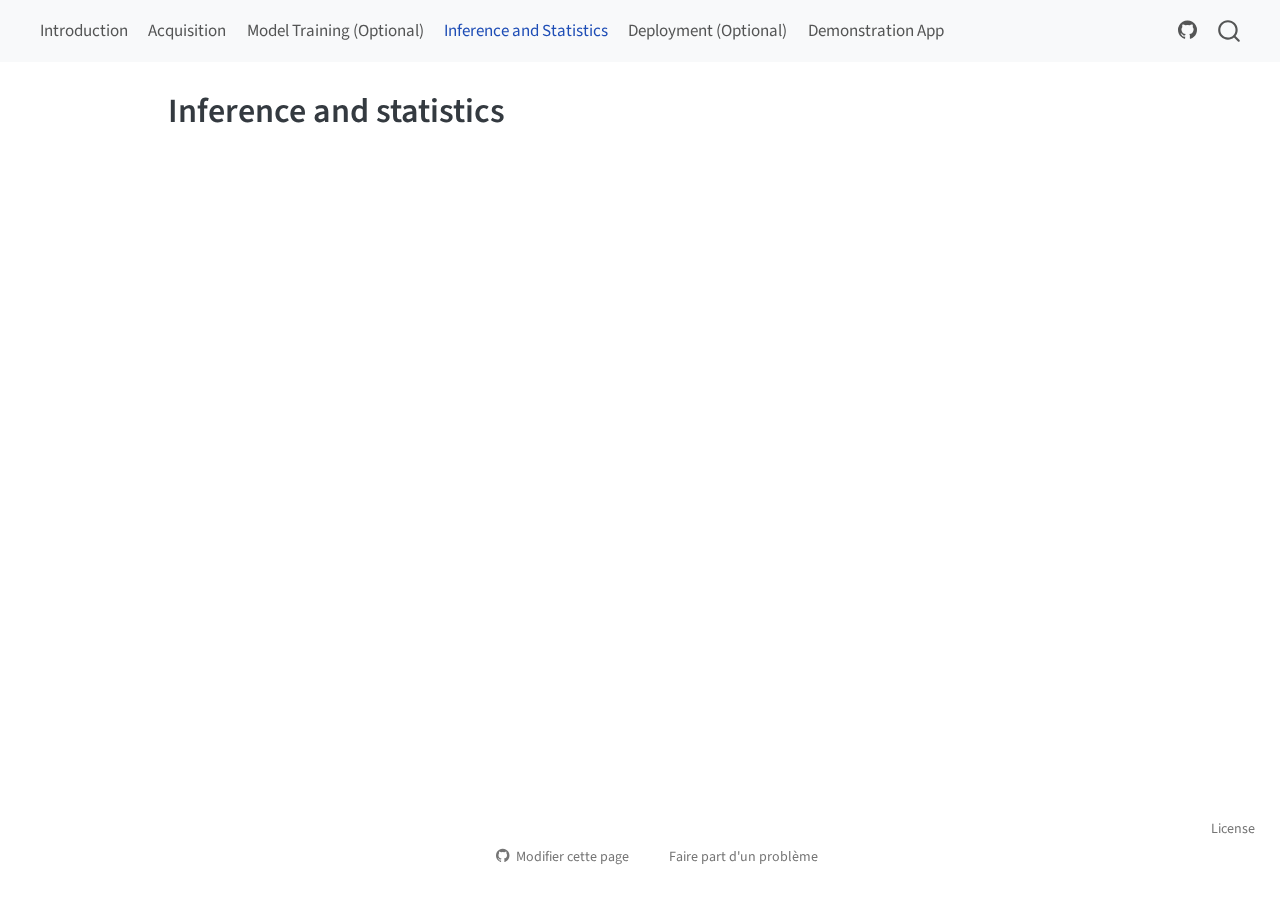
<file: 3-inference.html>
<!DOCTYPE html>
<html xmlns="http://www.w3.org/1999/xhtml" lang="fr-FR" xml:lang="fr-FR"><head>

<meta charset="utf-8">
<meta name="generator" content="quarto-1.9.36">

<meta name="viewport" content="width=device-width, initial-scale=1.0, user-scalable=yes">


<title>Inference and statistics – AIML4OS Funathon - Project 3</title>
<style>
/* Default styles provided by pandoc.
** See https://pandoc.org/MANUAL.html#variables-for-html for config info.
*/
code{white-space: pre-wrap;}
span.smallcaps{font-variant: small-caps;}
div.columns{display: flex; gap: min(4vw, 1.5em);}
div.column{flex: auto; overflow-x: auto;}
div.hanging-indent{margin-left: 1.5em; text-indent: -1.5em;}
ul.task-list{list-style: none;}
ul.task-list li input[type="checkbox"] {
  width: 0.8em;
  margin: 0 0.8em 0.2em -1em; /* quarto-specific, see https://github.com/quarto-dev/quarto-cli/issues/4556 */ 
  vertical-align: middle;
}
</style>


<script src="site_libs/quarto-nav/quarto-nav.js"></script>
<script src="site_libs/quarto-nav/headroom.min.js"></script>
<script src="site_libs/clipboard/clipboard.min.js"></script>
<script src="site_libs/quarto-search/autocomplete.umd.js"></script>
<script src="site_libs/quarto-search/fuse.min.js"></script>
<script src="site_libs/quarto-search/quarto-search.js"></script>
<meta name="quarto:offset" content="./">
<script src="site_libs/quarto-html/quarto.js" type="module"></script>
<script src="site_libs/quarto-html/tabsets/tabsets.js" type="module"></script>
<script src="site_libs/quarto-html/popper.min.js"></script>
<script src="site_libs/quarto-html/tippy.umd.min.js"></script>
<script src="site_libs/quarto-html/anchor.min.js"></script>
<link href="site_libs/quarto-html/tippy.css" rel="stylesheet">
<link href="site_libs/quarto-html/quarto-syntax-highlighting-845c23b38eaddc0f92fda52bfe77a8c8.css" rel="stylesheet" id="quarto-text-highlighting-styles">
<script src="site_libs/bootstrap/bootstrap.min.js"></script>
<link href="site_libs/bootstrap/bootstrap-icons.css" rel="stylesheet">
<link href="site_libs/bootstrap/bootstrap-1f038360665db117ae38b1e8b2350144.min.css" rel="stylesheet" append-hash="true" id="quarto-bootstrap" data-mode="light">
<script id="quarto-search-options" type="application/json">{
  "location": "navbar",
  "copy-button": false,
  "collapse-after": 3,
  "panel-placement": "end",
  "type": "overlay",
  "limit": 50,
  "keyboard-shortcut": [
    "f",
    "/",
    "s"
  ],
  "show-item-context": false,
  "language": {
    "search-no-results-text": "Pas de résultats",
    "search-matching-documents-text": "documents trouvés",
    "search-copy-link-title": "Copier le lien vers la recherche",
    "search-hide-matches-text": "Cacher les correspondances additionnelles",
    "search-more-match-text": "correspondance de plus dans ce document",
    "search-more-matches-text": "correspondances de plus dans ce document",
    "search-clear-button-title": "Effacer",
    "search-text-placeholder": "",
    "search-detached-cancel-button-title": "Annuler",
    "search-submit-button-title": "Envoyer",
    "search-label": "Recherche"
  }
}</script>


<meta property="og:title" content="Inference and statistics – AIML4OS Funathon - Project 3">
<meta property="og:site_name" content="AIML4OS Funathon - Project 3">
</head>

<body class="nav-fixed quarto-light">

<div id="quarto-search-results"></div>
  <header id="quarto-header" class="headroom fixed-top">
    <nav class="navbar navbar-expand-lg " data-bs-theme="dark">
      <div class="navbar-container container-fluid">
            <div id="quarto-search" class="" title="Recherche"></div>
          <button class="navbar-toggler" type="button" data-bs-toggle="collapse" data-bs-target="#navbarCollapse" aria-controls="navbarCollapse" role="menu" aria-expanded="false" aria-label="Basculer la navigation" onclick="if (window.quartoToggleHeadroom) { window.quartoToggleHeadroom(); }">
  <span class="navbar-toggler-icon"></span>
</button>
          <div class="collapse navbar-collapse" id="navbarCollapse">
            <ul class="navbar-nav navbar-nav-scroll me-auto">
  <li class="nav-item">
    <a class="nav-link" href="./index.html"> 
<span class="menu-text">Introduction</span></a>
  </li>  
  <li class="nav-item">
    <a class="nav-link" href="./1-acquisition.html"> 
<span class="menu-text">Acquisition</span></a>
  </li>  
  <li class="nav-item">
    <a class="nav-link" href="./2-model.html"> 
<span class="menu-text">Model Training (Optional)</span></a>
  </li>  
  <li class="nav-item">
    <a class="nav-link active" href="./3-inference.html" aria-current="page"> 
<span class="menu-text">Inference and Statistics</span></a>
  </li>  
  <li class="nav-item">
    <a class="nav-link" href="./4-deployment.html"> 
<span class="menu-text">Deployment (Optional)</span></a>
  </li>  
  <li class="nav-item">
    <a class="nav-link" href="https://inseefrlab.github.io/satellite-images-webapp/"> 
<span class="menu-text">Demonstration App</span></a>
  </li>  
</ul>
            <ul class="navbar-nav navbar-nav-scroll ms-auto">
  <li class="nav-item compact">
    <a class="nav-link" href="https://github.com/AIML4OS/funathon-project3"> <i class="bi bi-github" role="img" aria-label="GitHub">
</i> 
<span class="menu-text"></span></a>
  </li>  
</ul>
          </div> <!-- /navcollapse -->
            <div class="quarto-navbar-tools">
</div>
      </div> <!-- /container-fluid -->
    </nav>
</header>
<!-- content -->
<div id="quarto-content" class="quarto-container page-columns page-rows-contents page-layout-article page-navbar">
<!-- sidebar -->
<!-- margin-sidebar -->
    <div id="quarto-margin-sidebar" class="sidebar margin-sidebar zindex-bottom">
        
    </div>
<!-- main -->
<main class="content" id="quarto-document-content">

<header id="title-block-header" class="quarto-title-block default">
<div class="quarto-title">
<h1 class="title">Inference and statistics</h1>
</div>



<div class="quarto-title-meta">

    
  
    
  </div>
  


</header>





</main> <!-- /main -->
<script id="quarto-html-after-body" type="application/javascript">
  window.document.addEventListener("DOMContentLoaded", function (event) {
    const icon = "";
    const anchorJS = new window.AnchorJS();
    anchorJS.options = {
      placement: 'right',
      icon: icon
    };
    anchorJS.add('.anchored');
    const isCodeAnnotation = (el) => {
      for (const clz of el.classList) {
        if (clz.startsWith('code-annotation-')) {                     
          return true;
        }
      }
      return false;
    }
    const onCopySuccess = function(e) {
      // button target
      const button = e.trigger;
      // don't keep focus
      button.blur();
      // flash "checked"
      button.classList.add('code-copy-button-checked');
      var currentTitle = button.getAttribute("title");
      button.setAttribute("title", "Copié");
      let tooltip;
      if (window.bootstrap) {
        button.setAttribute("data-bs-toggle", "tooltip");
        button.setAttribute("data-bs-placement", "left");
        button.setAttribute("data-bs-title", "Copié");
        tooltip = new bootstrap.Tooltip(button, 
          { trigger: "manual", 
            customClass: "code-copy-button-tooltip",
            offset: [0, -8]});
        tooltip.show();    
      }
      setTimeout(function() {
        if (tooltip) {
          tooltip.hide();
          button.removeAttribute("data-bs-title");
          button.removeAttribute("data-bs-toggle");
          button.removeAttribute("data-bs-placement");
        }
        button.setAttribute("title", currentTitle);
        button.classList.remove('code-copy-button-checked');
      }, 1000);
      // clear code selection
      e.clearSelection();
    }
    const getTextToCopy = function(trigger) {
      const outerScaffold = trigger.parentElement.cloneNode(true);
      const codeEl = outerScaffold.querySelector('code');
      for (const childEl of codeEl.children) {
        if (isCodeAnnotation(childEl)) {
          childEl.remove();
        }
      }
      return codeEl.innerText;
    }
    const clipboard = new window.ClipboardJS('.code-copy-button:not([data-in-quarto-modal])', {
      text: getTextToCopy
    });
    clipboard.on('success', onCopySuccess);
    if (window.document.getElementById('quarto-embedded-source-code-modal')) {
      const clipboardModal = new window.ClipboardJS('.code-copy-button[data-in-quarto-modal]', {
        text: getTextToCopy,
        container: window.document.getElementById('quarto-embedded-source-code-modal')
      });
      clipboardModal.on('success', onCopySuccess);
    }
      var localhostRegex = new RegExp(/^(?:http|https):\/\/localhost\:?[0-9]*\//);
      var mailtoRegex = new RegExp(/^mailto:/);
        var filterRegex = new RegExp("https:\/\/aiml4os\.github\.io\/funathon-project3\/");
      var isInternal = (href) => {
          return filterRegex.test(href) || localhostRegex.test(href) || mailtoRegex.test(href);
      }
      // Inspect non-navigation links and adorn them if external
     var links = window.document.querySelectorAll('a[href]:not(.nav-link):not(.navbar-brand):not(.toc-action):not(.sidebar-link):not(.sidebar-item-toggle):not(.pagination-link):not(.no-external):not([aria-hidden]):not(.dropdown-item):not(.quarto-navigation-tool):not(.about-link)');
      for (var i=0; i<links.length; i++) {
        const link = links[i];
        if (!isInternal(link.href)) {
          // undo the damage that might have been done by quarto-nav.js in the case of
          // links that we want to consider external
          if (link.dataset.originalHref !== undefined) {
            link.href = link.dataset.originalHref;
          }
        }
      }
    function tippyHover(el, contentFn, onTriggerFn, onUntriggerFn) {
      const config = {
        allowHTML: true,
        maxWidth: 500,
        delay: 100,
        arrow: false,
        appendTo: function(el) {
            return el.parentElement;
        },
        interactive: true,
        interactiveBorder: 10,
        theme: 'quarto',
        placement: 'bottom-start',
      };
      if (contentFn) {
        config.content = contentFn;
      }
      if (onTriggerFn) {
        config.onTrigger = onTriggerFn;
      }
      if (onUntriggerFn) {
        config.onUntrigger = onUntriggerFn;
      }
      window.tippy(el, config); 
    }
    const noterefs = window.document.querySelectorAll('a[role="doc-noteref"]');
    for (var i=0; i<noterefs.length; i++) {
      const ref = noterefs[i];
      tippyHover(ref, function() {
        // use id or data attribute instead here
        let href = ref.getAttribute('data-footnote-href') || ref.getAttribute('href');
        try { href = new URL(href).hash; } catch {}
        const id = href.replace(/^#\/?/, "");
        const note = window.document.getElementById(id);
        if (note) {
          return note.innerHTML;
        } else {
          return "";
        }
      });
    }
    const xrefs = window.document.querySelectorAll('a.quarto-xref');
    const processXRef = (id, note) => {
      // Strip column container classes
      const stripColumnClz = (el) => {
        el.classList.remove("page-full", "page-columns");
        if (el.children) {
          for (const child of el.children) {
            stripColumnClz(child);
          }
        }
      }
      stripColumnClz(note)
      if (id === null || id.startsWith('sec-')) {
        // Special case sections, only their first couple elements
        const container = document.createElement("div");
        if (note.children && note.children.length > 2) {
          container.appendChild(note.children[0].cloneNode(true));
          for (let i = 1; i < note.children.length; i++) {
            const child = note.children[i];
            if (child.tagName === "P" && child.innerText === "") {
              continue;
            } else {
              container.appendChild(child.cloneNode(true));
              break;
            }
          }
          if (window.Quarto?.typesetMath) {
            window.Quarto.typesetMath(container);
          }
          return container.innerHTML
        } else {
          if (window.Quarto?.typesetMath) {
            window.Quarto.typesetMath(note);
          }
          return note.innerHTML;
        }
      } else {
        // Remove any anchor links if they are present
        const anchorLink = note.querySelector('a.anchorjs-link');
        if (anchorLink) {
          anchorLink.remove();
        }
        if (window.Quarto?.typesetMath) {
          window.Quarto.typesetMath(note);
        }
        if (note.classList.contains("callout")) {
          return note.outerHTML;
        } else {
          return note.innerHTML;
        }
      }
    }
    for (var i=0; i<xrefs.length; i++) {
      const xref = xrefs[i];
      tippyHover(xref, undefined, function(instance) {
        instance.disable();
        let url = xref.getAttribute('href');
        let hash = undefined; 
        if (url.startsWith('#')) {
          hash = url;
        } else {
          try { hash = new URL(url).hash; } catch {}
        }
        if (hash) {
          const id = hash.replace(/^#\/?/, "");
          const note = window.document.getElementById(id);
          if (note !== null) {
            try {
              const html = processXRef(id, note.cloneNode(true));
              instance.setContent(html);
            } finally {
              instance.enable();
              instance.show();
            }
          } else {
            // See if we can fetch this
            fetch(url.split('#')[0])
            .then(res => res.text())
            .then(html => {
              const parser = new DOMParser();
              const htmlDoc = parser.parseFromString(html, "text/html");
              const note = htmlDoc.getElementById(id);
              if (note !== null) {
                const html = processXRef(id, note);
                instance.setContent(html);
              } 
            }).finally(() => {
              instance.enable();
              instance.show();
            });
          }
        } else {
          // See if we can fetch a full url (with no hash to target)
          // This is a special case and we should probably do some content thinning / targeting
          fetch(url)
          .then(res => res.text())
          .then(html => {
            const parser = new DOMParser();
            const htmlDoc = parser.parseFromString(html, "text/html");
            const note = htmlDoc.querySelector('main.content');
            if (note !== null) {
              // This should only happen for chapter cross references
              // (since there is no id in the URL)
              // remove the first header
              if (note.children.length > 0 && note.children[0].tagName === "HEADER") {
                note.children[0].remove();
              }
              const html = processXRef(null, note);
              instance.setContent(html);
            } 
          }).finally(() => {
            instance.enable();
            instance.show();
          });
        }
      }, function(instance) {
      });
    }
        let selectedAnnoteEl;
        const selectorForAnnotation = ( cell, annotation) => {
          let cellAttr = 'data-code-cell="' + cell + '"';
          let lineAttr = 'data-code-annotation="' +  annotation + '"';
          const selector = 'span[' + cellAttr + '][' + lineAttr + ']';
          return selector;
        }
        const selectCodeLines = (annoteEl) => {
          const doc = window.document;
          const targetCell = annoteEl.getAttribute("data-target-cell");
          const targetAnnotation = annoteEl.getAttribute("data-target-annotation");
          const annoteSpan = window.document.querySelector(selectorForAnnotation(targetCell, targetAnnotation));
          const lines = annoteSpan.getAttribute("data-code-lines").split(",");
          const lineIds = lines.map((line) => {
            return targetCell + "-" + line;
          })
          let top = null;
          let height = null;
          let parent = null;
          if (lineIds.length > 0) {
              //compute the position of the single el (top and bottom and make a div)
              const el = window.document.getElementById(lineIds[0]);
              top = el.offsetTop;
              height = el.offsetHeight;
              parent = el.parentElement.parentElement;
            if (lineIds.length > 1) {
              const lastEl = window.document.getElementById(lineIds[lineIds.length - 1]);
              const bottom = lastEl.offsetTop + lastEl.offsetHeight;
              height = bottom - top;
            }
            if (top !== null && height !== null && parent !== null) {
              // cook up a div (if necessary) and position it 
              let div = window.document.getElementById("code-annotation-line-highlight");
              if (div === null) {
                div = window.document.createElement("div");
                div.setAttribute("id", "code-annotation-line-highlight");
                div.style.position = 'absolute';
                parent.appendChild(div);
              }
              div.style.top = top - 2 + "px";
              div.style.height = height + 4 + "px";
              div.style.left = 0;
              let gutterDiv = window.document.getElementById("code-annotation-line-highlight-gutter");
              if (gutterDiv === null) {
                gutterDiv = window.document.createElement("div");
                gutterDiv.setAttribute("id", "code-annotation-line-highlight-gutter");
                gutterDiv.style.position = 'absolute';
                const codeCell = window.document.getElementById(targetCell);
                const gutter = codeCell.querySelector('.code-annotation-gutter');
                gutter.appendChild(gutterDiv);
              }
              gutterDiv.style.top = top - 2 + "px";
              gutterDiv.style.height = height + 4 + "px";
            }
            selectedAnnoteEl = annoteEl;
          }
        };
        const unselectCodeLines = () => {
          const elementsIds = ["code-annotation-line-highlight", "code-annotation-line-highlight-gutter"];
          elementsIds.forEach((elId) => {
            const div = window.document.getElementById(elId);
            if (div) {
              div.remove();
            }
          });
          selectedAnnoteEl = undefined;
        };
          // Handle positioning of the toggle
      window.addEventListener(
        "resize",
        throttle(() => {
          elRect = undefined;
          if (selectedAnnoteEl) {
            selectCodeLines(selectedAnnoteEl);
          }
        }, 10)
      );
      function throttle(fn, ms) {
      let throttle = false;
      let timer;
        return (...args) => {
          if(!throttle) { // first call gets through
              fn.apply(this, args);
              throttle = true;
          } else { // all the others get throttled
              if(timer) clearTimeout(timer); // cancel #2
              timer = setTimeout(() => {
                fn.apply(this, args);
                timer = throttle = false;
              }, ms);
          }
        };
      }
        // Attach click handler to the DT
        const annoteDls = window.document.querySelectorAll('dt[data-target-cell]');
        for (const annoteDlNode of annoteDls) {
          annoteDlNode.addEventListener('click', (event) => {
            const clickedEl = event.target;
            if (clickedEl !== selectedAnnoteEl) {
              unselectCodeLines();
              const activeEl = window.document.querySelector('dt[data-target-cell].code-annotation-active');
              if (activeEl) {
                activeEl.classList.remove('code-annotation-active');
              }
              selectCodeLines(clickedEl);
              clickedEl.classList.add('code-annotation-active');
            } else {
              // Unselect the line
              unselectCodeLines();
              clickedEl.classList.remove('code-annotation-active');
            }
          });
        }
    const findCites = (el) => {
      const parentEl = el.parentElement;
      if (parentEl) {
        const cites = parentEl.dataset.cites;
        if (cites) {
          return {
            el,
            cites: cites.split(' ')
          };
        } else {
          return findCites(el.parentElement)
        }
      } else {
        return undefined;
      }
    };
    var bibliorefs = window.document.querySelectorAll('a[role="doc-biblioref"]');
    for (var i=0; i<bibliorefs.length; i++) {
      const ref = bibliorefs[i];
      const citeInfo = findCites(ref);
      if (citeInfo) {
        tippyHover(citeInfo.el, function() {
          var popup = window.document.createElement('div');
          citeInfo.cites.forEach(function(cite) {
            var citeDiv = window.document.createElement('div');
            citeDiv.classList.add('hanging-indent');
            citeDiv.classList.add('csl-entry');
            var biblioDiv = window.document.getElementById('ref-' + cite);
            if (biblioDiv) {
              citeDiv.innerHTML = biblioDiv.innerHTML;
            }
            popup.appendChild(citeDiv);
          });
          return popup.innerHTML;
        });
      }
    }
  });
  </script>
</div> <!-- /content -->
<footer class="footer">
  <div class="nav-footer">
    <div class="nav-footer-left">
      &nbsp;
    </div>   
    <div class="nav-footer-center">
      &nbsp;
    <div class="toc-actions"><ul><li><a href="https://github.com/AIML4OS/funathon-project3/edit/main/3-inference.qmd" class="toc-action"><i class="bi bi-github"></i>Modifier cette page</a></li><li><a href="https://github.com/AIML4OS/funathon-project3/issues/new" class="toc-action"><i class="bi empty"></i>Faire part d'un problème</a></li></ul></div></div>
    <div class="nav-footer-right">
      <ul class="footer-items list-unstyled">
    <li class="nav-item">
    <a class="nav-link" href="./LICENCE">
<p>License</p>
</a>
  </li>  
</ul>
    </div>
  </div>
</footer>




</body></html>
</file>
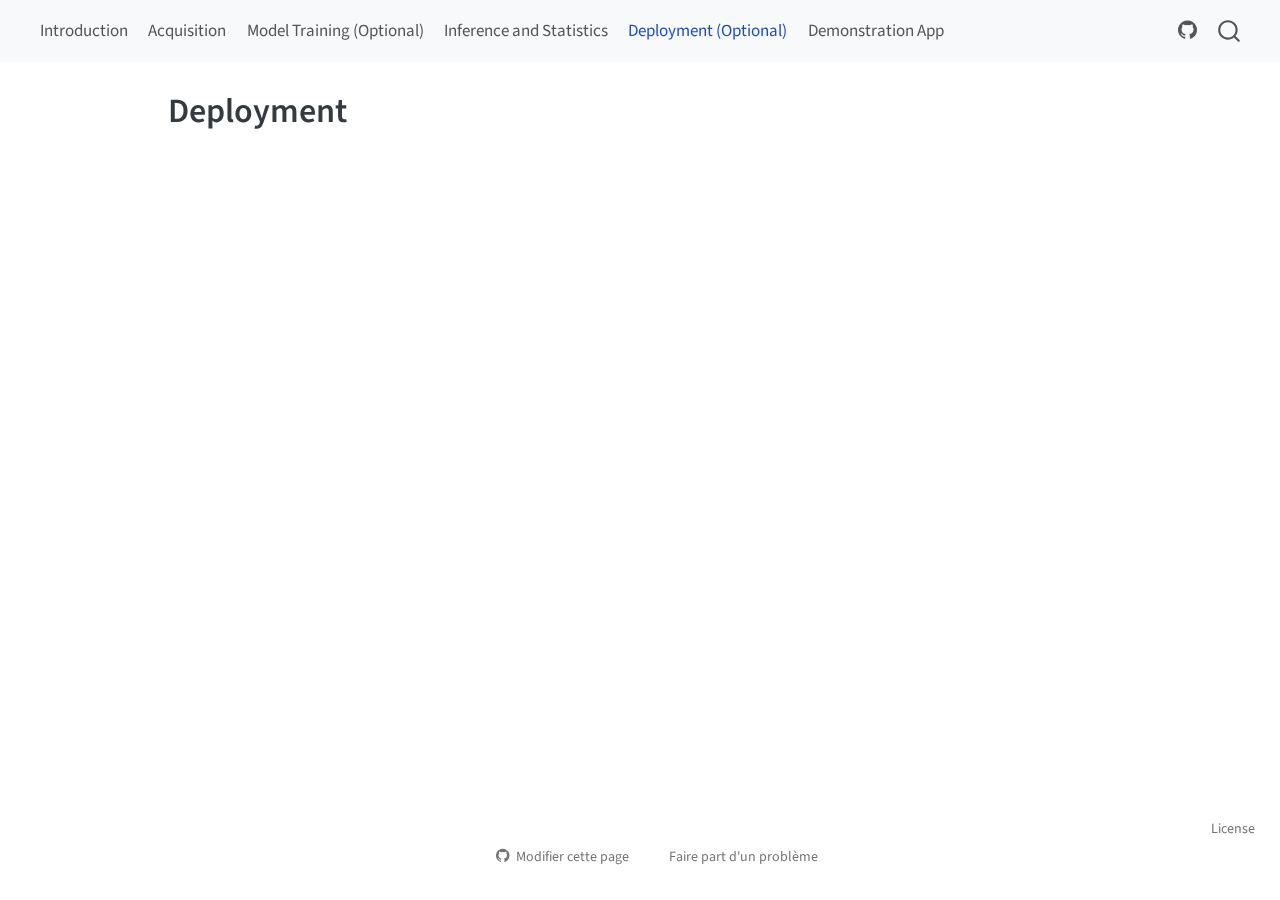
<file: 4-deployment.html>
<!DOCTYPE html>
<html xmlns="http://www.w3.org/1999/xhtml" lang="fr-FR" xml:lang="fr-FR"><head>

<meta charset="utf-8">
<meta name="generator" content="quarto-1.9.36">

<meta name="viewport" content="width=device-width, initial-scale=1.0, user-scalable=yes">


<title>Deployment – AIML4OS Funathon - Project 3</title>
<style>
/* Default styles provided by pandoc.
** See https://pandoc.org/MANUAL.html#variables-for-html for config info.
*/
code{white-space: pre-wrap;}
span.smallcaps{font-variant: small-caps;}
div.columns{display: flex; gap: min(4vw, 1.5em);}
div.column{flex: auto; overflow-x: auto;}
div.hanging-indent{margin-left: 1.5em; text-indent: -1.5em;}
ul.task-list{list-style: none;}
ul.task-list li input[type="checkbox"] {
  width: 0.8em;
  margin: 0 0.8em 0.2em -1em; /* quarto-specific, see https://github.com/quarto-dev/quarto-cli/issues/4556 */ 
  vertical-align: middle;
}
</style>


<script src="site_libs/quarto-nav/quarto-nav.js"></script>
<script src="site_libs/quarto-nav/headroom.min.js"></script>
<script src="site_libs/clipboard/clipboard.min.js"></script>
<script src="site_libs/quarto-search/autocomplete.umd.js"></script>
<script src="site_libs/quarto-search/fuse.min.js"></script>
<script src="site_libs/quarto-search/quarto-search.js"></script>
<meta name="quarto:offset" content="./">
<script src="site_libs/quarto-html/quarto.js" type="module"></script>
<script src="site_libs/quarto-html/tabsets/tabsets.js" type="module"></script>
<script src="site_libs/quarto-html/popper.min.js"></script>
<script src="site_libs/quarto-html/tippy.umd.min.js"></script>
<script src="site_libs/quarto-html/anchor.min.js"></script>
<link href="site_libs/quarto-html/tippy.css" rel="stylesheet">
<link href="site_libs/quarto-html/quarto-syntax-highlighting-845c23b38eaddc0f92fda52bfe77a8c8.css" rel="stylesheet" id="quarto-text-highlighting-styles">
<script src="site_libs/bootstrap/bootstrap.min.js"></script>
<link href="site_libs/bootstrap/bootstrap-icons.css" rel="stylesheet">
<link href="site_libs/bootstrap/bootstrap-1f038360665db117ae38b1e8b2350144.min.css" rel="stylesheet" append-hash="true" id="quarto-bootstrap" data-mode="light">
<script id="quarto-search-options" type="application/json">{
  "location": "navbar",
  "copy-button": false,
  "collapse-after": 3,
  "panel-placement": "end",
  "type": "overlay",
  "limit": 50,
  "keyboard-shortcut": [
    "f",
    "/",
    "s"
  ],
  "show-item-context": false,
  "language": {
    "search-no-results-text": "Pas de résultats",
    "search-matching-documents-text": "documents trouvés",
    "search-copy-link-title": "Copier le lien vers la recherche",
    "search-hide-matches-text": "Cacher les correspondances additionnelles",
    "search-more-match-text": "correspondance de plus dans ce document",
    "search-more-matches-text": "correspondances de plus dans ce document",
    "search-clear-button-title": "Effacer",
    "search-text-placeholder": "",
    "search-detached-cancel-button-title": "Annuler",
    "search-submit-button-title": "Envoyer",
    "search-label": "Recherche"
  }
}</script>


<meta property="og:title" content="Deployment – AIML4OS Funathon - Project 3">
<meta property="og:site_name" content="AIML4OS Funathon - Project 3">
</head>

<body class="nav-fixed quarto-light">

<div id="quarto-search-results"></div>
  <header id="quarto-header" class="headroom fixed-top">
    <nav class="navbar navbar-expand-lg " data-bs-theme="dark">
      <div class="navbar-container container-fluid">
            <div id="quarto-search" class="" title="Recherche"></div>
          <button class="navbar-toggler" type="button" data-bs-toggle="collapse" data-bs-target="#navbarCollapse" aria-controls="navbarCollapse" role="menu" aria-expanded="false" aria-label="Basculer la navigation" onclick="if (window.quartoToggleHeadroom) { window.quartoToggleHeadroom(); }">
  <span class="navbar-toggler-icon"></span>
</button>
          <div class="collapse navbar-collapse" id="navbarCollapse">
            <ul class="navbar-nav navbar-nav-scroll me-auto">
  <li class="nav-item">
    <a class="nav-link" href="./index.html"> 
<span class="menu-text">Introduction</span></a>
  </li>  
  <li class="nav-item">
    <a class="nav-link" href="./1-acquisition.html"> 
<span class="menu-text">Acquisition</span></a>
  </li>  
  <li class="nav-item">
    <a class="nav-link" href="./2-model.html"> 
<span class="menu-text">Model Training (Optional)</span></a>
  </li>  
  <li class="nav-item">
    <a class="nav-link" href="./3-inference.html"> 
<span class="menu-text">Inference and Statistics</span></a>
  </li>  
  <li class="nav-item">
    <a class="nav-link active" href="./4-deployment.html" aria-current="page"> 
<span class="menu-text">Deployment (Optional)</span></a>
  </li>  
  <li class="nav-item">
    <a class="nav-link" href="https://inseefrlab.github.io/satellite-images-webapp/"> 
<span class="menu-text">Demonstration App</span></a>
  </li>  
</ul>
            <ul class="navbar-nav navbar-nav-scroll ms-auto">
  <li class="nav-item compact">
    <a class="nav-link" href="https://github.com/AIML4OS/funathon-project3"> <i class="bi bi-github" role="img" aria-label="GitHub">
</i> 
<span class="menu-text"></span></a>
  </li>  
</ul>
          </div> <!-- /navcollapse -->
            <div class="quarto-navbar-tools">
</div>
      </div> <!-- /container-fluid -->
    </nav>
</header>
<!-- content -->
<div id="quarto-content" class="quarto-container page-columns page-rows-contents page-layout-article page-navbar">
<!-- sidebar -->
<!-- margin-sidebar -->
    <div id="quarto-margin-sidebar" class="sidebar margin-sidebar zindex-bottom">
        
    </div>
<!-- main -->
<main class="content" id="quarto-document-content">

<header id="title-block-header" class="quarto-title-block default">
<div class="quarto-title">
<h1 class="title">Deployment</h1>
</div>



<div class="quarto-title-meta">

    
  
    
  </div>
  


</header>





</main> <!-- /main -->
<script id="quarto-html-after-body" type="application/javascript">
  window.document.addEventListener("DOMContentLoaded", function (event) {
    const icon = "";
    const anchorJS = new window.AnchorJS();
    anchorJS.options = {
      placement: 'right',
      icon: icon
    };
    anchorJS.add('.anchored');
    const isCodeAnnotation = (el) => {
      for (const clz of el.classList) {
        if (clz.startsWith('code-annotation-')) {                     
          return true;
        }
      }
      return false;
    }
    const onCopySuccess = function(e) {
      // button target
      const button = e.trigger;
      // don't keep focus
      button.blur();
      // flash "checked"
      button.classList.add('code-copy-button-checked');
      var currentTitle = button.getAttribute("title");
      button.setAttribute("title", "Copié");
      let tooltip;
      if (window.bootstrap) {
        button.setAttribute("data-bs-toggle", "tooltip");
        button.setAttribute("data-bs-placement", "left");
        button.setAttribute("data-bs-title", "Copié");
        tooltip = new bootstrap.Tooltip(button, 
          { trigger: "manual", 
            customClass: "code-copy-button-tooltip",
            offset: [0, -8]});
        tooltip.show();    
      }
      setTimeout(function() {
        if (tooltip) {
          tooltip.hide();
          button.removeAttribute("data-bs-title");
          button.removeAttribute("data-bs-toggle");
          button.removeAttribute("data-bs-placement");
        }
        button.setAttribute("title", currentTitle);
        button.classList.remove('code-copy-button-checked');
      }, 1000);
      // clear code selection
      e.clearSelection();
    }
    const getTextToCopy = function(trigger) {
      const outerScaffold = trigger.parentElement.cloneNode(true);
      const codeEl = outerScaffold.querySelector('code');
      for (const childEl of codeEl.children) {
        if (isCodeAnnotation(childEl)) {
          childEl.remove();
        }
      }
      return codeEl.innerText;
    }
    const clipboard = new window.ClipboardJS('.code-copy-button:not([data-in-quarto-modal])', {
      text: getTextToCopy
    });
    clipboard.on('success', onCopySuccess);
    if (window.document.getElementById('quarto-embedded-source-code-modal')) {
      const clipboardModal = new window.ClipboardJS('.code-copy-button[data-in-quarto-modal]', {
        text: getTextToCopy,
        container: window.document.getElementById('quarto-embedded-source-code-modal')
      });
      clipboardModal.on('success', onCopySuccess);
    }
      var localhostRegex = new RegExp(/^(?:http|https):\/\/localhost\:?[0-9]*\//);
      var mailtoRegex = new RegExp(/^mailto:/);
        var filterRegex = new RegExp("https:\/\/aiml4os\.github\.io\/funathon-project3\/");
      var isInternal = (href) => {
          return filterRegex.test(href) || localhostRegex.test(href) || mailtoRegex.test(href);
      }
      // Inspect non-navigation links and adorn them if external
     var links = window.document.querySelectorAll('a[href]:not(.nav-link):not(.navbar-brand):not(.toc-action):not(.sidebar-link):not(.sidebar-item-toggle):not(.pagination-link):not(.no-external):not([aria-hidden]):not(.dropdown-item):not(.quarto-navigation-tool):not(.about-link)');
      for (var i=0; i<links.length; i++) {
        const link = links[i];
        if (!isInternal(link.href)) {
          // undo the damage that might have been done by quarto-nav.js in the case of
          // links that we want to consider external
          if (link.dataset.originalHref !== undefined) {
            link.href = link.dataset.originalHref;
          }
        }
      }
    function tippyHover(el, contentFn, onTriggerFn, onUntriggerFn) {
      const config = {
        allowHTML: true,
        maxWidth: 500,
        delay: 100,
        arrow: false,
        appendTo: function(el) {
            return el.parentElement;
        },
        interactive: true,
        interactiveBorder: 10,
        theme: 'quarto',
        placement: 'bottom-start',
      };
      if (contentFn) {
        config.content = contentFn;
      }
      if (onTriggerFn) {
        config.onTrigger = onTriggerFn;
      }
      if (onUntriggerFn) {
        config.onUntrigger = onUntriggerFn;
      }
      window.tippy(el, config); 
    }
    const noterefs = window.document.querySelectorAll('a[role="doc-noteref"]');
    for (var i=0; i<noterefs.length; i++) {
      const ref = noterefs[i];
      tippyHover(ref, function() {
        // use id or data attribute instead here
        let href = ref.getAttribute('data-footnote-href') || ref.getAttribute('href');
        try { href = new URL(href).hash; } catch {}
        const id = href.replace(/^#\/?/, "");
        const note = window.document.getElementById(id);
        if (note) {
          return note.innerHTML;
        } else {
          return "";
        }
      });
    }
    const xrefs = window.document.querySelectorAll('a.quarto-xref');
    const processXRef = (id, note) => {
      // Strip column container classes
      const stripColumnClz = (el) => {
        el.classList.remove("page-full", "page-columns");
        if (el.children) {
          for (const child of el.children) {
            stripColumnClz(child);
          }
        }
      }
      stripColumnClz(note)
      if (id === null || id.startsWith('sec-')) {
        // Special case sections, only their first couple elements
        const container = document.createElement("div");
        if (note.children && note.children.length > 2) {
          container.appendChild(note.children[0].cloneNode(true));
          for (let i = 1; i < note.children.length; i++) {
            const child = note.children[i];
            if (child.tagName === "P" && child.innerText === "") {
              continue;
            } else {
              container.appendChild(child.cloneNode(true));
              break;
            }
          }
          if (window.Quarto?.typesetMath) {
            window.Quarto.typesetMath(container);
          }
          return container.innerHTML
        } else {
          if (window.Quarto?.typesetMath) {
            window.Quarto.typesetMath(note);
          }
          return note.innerHTML;
        }
      } else {
        // Remove any anchor links if they are present
        const anchorLink = note.querySelector('a.anchorjs-link');
        if (anchorLink) {
          anchorLink.remove();
        }
        if (window.Quarto?.typesetMath) {
          window.Quarto.typesetMath(note);
        }
        if (note.classList.contains("callout")) {
          return note.outerHTML;
        } else {
          return note.innerHTML;
        }
      }
    }
    for (var i=0; i<xrefs.length; i++) {
      const xref = xrefs[i];
      tippyHover(xref, undefined, function(instance) {
        instance.disable();
        let url = xref.getAttribute('href');
        let hash = undefined; 
        if (url.startsWith('#')) {
          hash = url;
        } else {
          try { hash = new URL(url).hash; } catch {}
        }
        if (hash) {
          const id = hash.replace(/^#\/?/, "");
          const note = window.document.getElementById(id);
          if (note !== null) {
            try {
              const html = processXRef(id, note.cloneNode(true));
              instance.setContent(html);
            } finally {
              instance.enable();
              instance.show();
            }
          } else {
            // See if we can fetch this
            fetch(url.split('#')[0])
            .then(res => res.text())
            .then(html => {
              const parser = new DOMParser();
              const htmlDoc = parser.parseFromString(html, "text/html");
              const note = htmlDoc.getElementById(id);
              if (note !== null) {
                const html = processXRef(id, note);
                instance.setContent(html);
              } 
            }).finally(() => {
              instance.enable();
              instance.show();
            });
          }
        } else {
          // See if we can fetch a full url (with no hash to target)
          // This is a special case and we should probably do some content thinning / targeting
          fetch(url)
          .then(res => res.text())
          .then(html => {
            const parser = new DOMParser();
            const htmlDoc = parser.parseFromString(html, "text/html");
            const note = htmlDoc.querySelector('main.content');
            if (note !== null) {
              // This should only happen for chapter cross references
              // (since there is no id in the URL)
              // remove the first header
              if (note.children.length > 0 && note.children[0].tagName === "HEADER") {
                note.children[0].remove();
              }
              const html = processXRef(null, note);
              instance.setContent(html);
            } 
          }).finally(() => {
            instance.enable();
            instance.show();
          });
        }
      }, function(instance) {
      });
    }
        let selectedAnnoteEl;
        const selectorForAnnotation = ( cell, annotation) => {
          let cellAttr = 'data-code-cell="' + cell + '"';
          let lineAttr = 'data-code-annotation="' +  annotation + '"';
          const selector = 'span[' + cellAttr + '][' + lineAttr + ']';
          return selector;
        }
        const selectCodeLines = (annoteEl) => {
          const doc = window.document;
          const targetCell = annoteEl.getAttribute("data-target-cell");
          const targetAnnotation = annoteEl.getAttribute("data-target-annotation");
          const annoteSpan = window.document.querySelector(selectorForAnnotation(targetCell, targetAnnotation));
          const lines = annoteSpan.getAttribute("data-code-lines").split(",");
          const lineIds = lines.map((line) => {
            return targetCell + "-" + line;
          })
          let top = null;
          let height = null;
          let parent = null;
          if (lineIds.length > 0) {
              //compute the position of the single el (top and bottom and make a div)
              const el = window.document.getElementById(lineIds[0]);
              top = el.offsetTop;
              height = el.offsetHeight;
              parent = el.parentElement.parentElement;
            if (lineIds.length > 1) {
              const lastEl = window.document.getElementById(lineIds[lineIds.length - 1]);
              const bottom = lastEl.offsetTop + lastEl.offsetHeight;
              height = bottom - top;
            }
            if (top !== null && height !== null && parent !== null) {
              // cook up a div (if necessary) and position it 
              let div = window.document.getElementById("code-annotation-line-highlight");
              if (div === null) {
                div = window.document.createElement("div");
                div.setAttribute("id", "code-annotation-line-highlight");
                div.style.position = 'absolute';
                parent.appendChild(div);
              }
              div.style.top = top - 2 + "px";
              div.style.height = height + 4 + "px";
              div.style.left = 0;
              let gutterDiv = window.document.getElementById("code-annotation-line-highlight-gutter");
              if (gutterDiv === null) {
                gutterDiv = window.document.createElement("div");
                gutterDiv.setAttribute("id", "code-annotation-line-highlight-gutter");
                gutterDiv.style.position = 'absolute';
                const codeCell = window.document.getElementById(targetCell);
                const gutter = codeCell.querySelector('.code-annotation-gutter');
                gutter.appendChild(gutterDiv);
              }
              gutterDiv.style.top = top - 2 + "px";
              gutterDiv.style.height = height + 4 + "px";
            }
            selectedAnnoteEl = annoteEl;
          }
        };
        const unselectCodeLines = () => {
          const elementsIds = ["code-annotation-line-highlight", "code-annotation-line-highlight-gutter"];
          elementsIds.forEach((elId) => {
            const div = window.document.getElementById(elId);
            if (div) {
              div.remove();
            }
          });
          selectedAnnoteEl = undefined;
        };
          // Handle positioning of the toggle
      window.addEventListener(
        "resize",
        throttle(() => {
          elRect = undefined;
          if (selectedAnnoteEl) {
            selectCodeLines(selectedAnnoteEl);
          }
        }, 10)
      );
      function throttle(fn, ms) {
      let throttle = false;
      let timer;
        return (...args) => {
          if(!throttle) { // first call gets through
              fn.apply(this, args);
              throttle = true;
          } else { // all the others get throttled
              if(timer) clearTimeout(timer); // cancel #2
              timer = setTimeout(() => {
                fn.apply(this, args);
                timer = throttle = false;
              }, ms);
          }
        };
      }
        // Attach click handler to the DT
        const annoteDls = window.document.querySelectorAll('dt[data-target-cell]');
        for (const annoteDlNode of annoteDls) {
          annoteDlNode.addEventListener('click', (event) => {
            const clickedEl = event.target;
            if (clickedEl !== selectedAnnoteEl) {
              unselectCodeLines();
              const activeEl = window.document.querySelector('dt[data-target-cell].code-annotation-active');
              if (activeEl) {
                activeEl.classList.remove('code-annotation-active');
              }
              selectCodeLines(clickedEl);
              clickedEl.classList.add('code-annotation-active');
            } else {
              // Unselect the line
              unselectCodeLines();
              clickedEl.classList.remove('code-annotation-active');
            }
          });
        }
    const findCites = (el) => {
      const parentEl = el.parentElement;
      if (parentEl) {
        const cites = parentEl.dataset.cites;
        if (cites) {
          return {
            el,
            cites: cites.split(' ')
          };
        } else {
          return findCites(el.parentElement)
        }
      } else {
        return undefined;
      }
    };
    var bibliorefs = window.document.querySelectorAll('a[role="doc-biblioref"]');
    for (var i=0; i<bibliorefs.length; i++) {
      const ref = bibliorefs[i];
      const citeInfo = findCites(ref);
      if (citeInfo) {
        tippyHover(citeInfo.el, function() {
          var popup = window.document.createElement('div');
          citeInfo.cites.forEach(function(cite) {
            var citeDiv = window.document.createElement('div');
            citeDiv.classList.add('hanging-indent');
            citeDiv.classList.add('csl-entry');
            var biblioDiv = window.document.getElementById('ref-' + cite);
            if (biblioDiv) {
              citeDiv.innerHTML = biblioDiv.innerHTML;
            }
            popup.appendChild(citeDiv);
          });
          return popup.innerHTML;
        });
      }
    }
  });
  </script>
</div> <!-- /content -->
<footer class="footer">
  <div class="nav-footer">
    <div class="nav-footer-left">
      &nbsp;
    </div>   
    <div class="nav-footer-center">
      &nbsp;
    <div class="toc-actions"><ul><li><a href="https://github.com/AIML4OS/funathon-project3/edit/main/4-deployment.qmd" class="toc-action"><i class="bi bi-github"></i>Modifier cette page</a></li><li><a href="https://github.com/AIML4OS/funathon-project3/issues/new" class="toc-action"><i class="bi empty"></i>Faire part d'un problème</a></li></ul></div></div>
    <div class="nav-footer-right">
      <ul class="footer-items list-unstyled">
    <li class="nav-item">
    <a class="nav-link" href="./LICENCE">
<p>License</p>
</a>
  </li>  
</ul>
    </div>
  </div>
</footer>




</body></html>
</file>
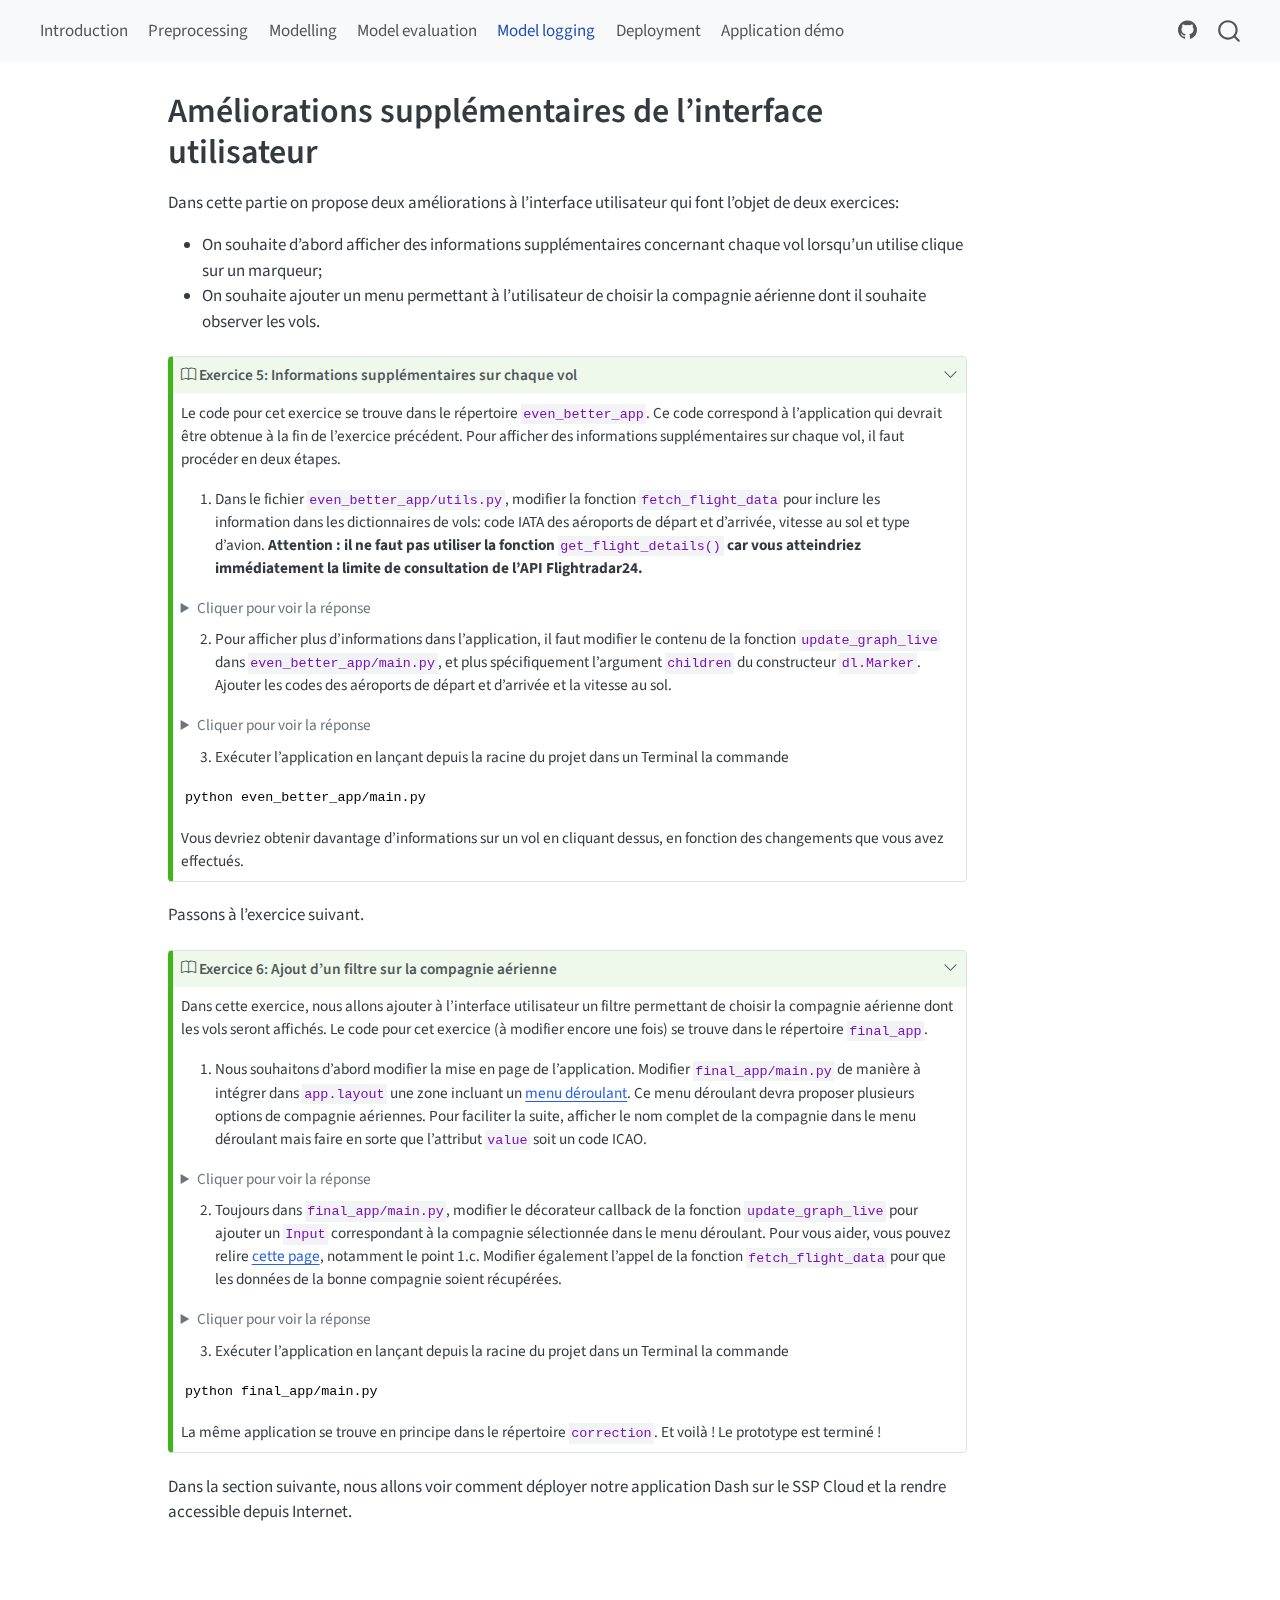
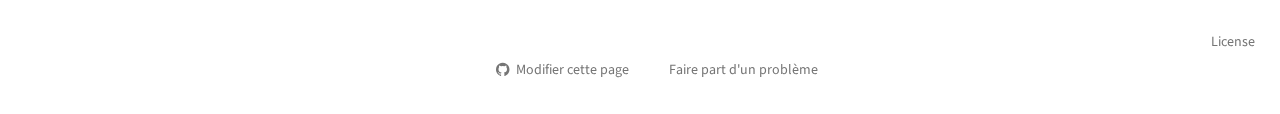
<file: 4-logging.html>
<!DOCTYPE html>
<html xmlns="http://www.w3.org/1999/xhtml" lang="fr-FR" xml:lang="fr-FR"><head>

<meta charset="utf-8">
<meta name="generator" content="quarto-1.8.27">

<meta name="viewport" content="width=device-width, initial-scale=1.0, user-scalable=yes">


<title>Améliorations supplémentaires de l’interface utilisateur – AIML4OS Funathon - Project 3</title>
<style>
code{white-space: pre-wrap;}
span.smallcaps{font-variant: small-caps;}
div.columns{display: flex; gap: min(4vw, 1.5em);}
div.column{flex: auto; overflow-x: auto;}
div.hanging-indent{margin-left: 1.5em; text-indent: -1.5em;}
ul.task-list{list-style: none;}
ul.task-list li input[type="checkbox"] {
  width: 0.8em;
  margin: 0 0.8em 0.2em -1em; /* quarto-specific, see https://github.com/quarto-dev/quarto-cli/issues/4556 */ 
  vertical-align: middle;
}
/* CSS for syntax highlighting */
html { -webkit-text-size-adjust: 100%; }
pre > code.sourceCode { white-space: pre; position: relative; }
pre > code.sourceCode > span { display: inline-block; line-height: 1.25; }
pre > code.sourceCode > span:empty { height: 1.2em; }
.sourceCode { overflow: visible; }
code.sourceCode > span { color: inherit; text-decoration: inherit; }
div.sourceCode { margin: 1em 0; }
pre.sourceCode { margin: 0; }
@media screen {
div.sourceCode { overflow: auto; }
}
@media print {
pre > code.sourceCode { white-space: pre-wrap; }
pre > code.sourceCode > span { text-indent: -5em; padding-left: 5em; }
}
pre.numberSource code
  { counter-reset: source-line 0; }
pre.numberSource code > span
  { position: relative; left: -4em; counter-increment: source-line; }
pre.numberSource code > span > a:first-child::before
  { content: counter(source-line);
    position: relative; left: -1em; text-align: right; vertical-align: baseline;
    border: none; display: inline-block;
    -webkit-touch-callout: none; -webkit-user-select: none;
    -khtml-user-select: none; -moz-user-select: none;
    -ms-user-select: none; user-select: none;
    padding: 0 4px; width: 4em;
  }
pre.numberSource { margin-left: 3em;  padding-left: 4px; }
div.sourceCode
  {   }
@media screen {
pre > code.sourceCode > span > a:first-child::before { text-decoration: underline; }
}
</style>


<script src="site_libs/quarto-nav/quarto-nav.js"></script>
<script src="site_libs/quarto-nav/headroom.min.js"></script>
<script src="site_libs/clipboard/clipboard.min.js"></script>
<script src="site_libs/quarto-search/autocomplete.umd.js"></script>
<script src="site_libs/quarto-search/fuse.min.js"></script>
<script src="site_libs/quarto-search/quarto-search.js"></script>
<meta name="quarto:offset" content="./">
<script src="site_libs/quarto-html/quarto.js" type="module"></script>
<script src="site_libs/quarto-html/tabsets/tabsets.js" type="module"></script>
<script src="site_libs/quarto-html/axe/axe-check.js" type="module"></script>
<script src="site_libs/quarto-html/popper.min.js"></script>
<script src="site_libs/quarto-html/tippy.umd.min.js"></script>
<script src="site_libs/quarto-html/anchor.min.js"></script>
<link href="site_libs/quarto-html/tippy.css" rel="stylesheet">
<link href="site_libs/quarto-html/quarto-syntax-highlighting-ed96de9b727972fe78a7b5d16c58bf87.css" rel="stylesheet" id="quarto-text-highlighting-styles">
<script src="site_libs/bootstrap/bootstrap.min.js"></script>
<link href="site_libs/bootstrap/bootstrap-icons.css" rel="stylesheet">
<link href="site_libs/bootstrap/bootstrap-4804d2be80772aed24f3877bc22ec667.min.css" rel="stylesheet" append-hash="true" id="quarto-bootstrap" data-mode="light">
<script id="quarto-search-options" type="application/json">{
  "location": "navbar",
  "copy-button": false,
  "collapse-after": 3,
  "panel-placement": "end",
  "type": "overlay",
  "limit": 50,
  "keyboard-shortcut": [
    "f",
    "/",
    "s"
  ],
  "show-item-context": false,
  "language": {
    "search-no-results-text": "Pas de résultats",
    "search-matching-documents-text": "documents trouvés",
    "search-copy-link-title": "Copier le lien vers la recherche",
    "search-hide-matches-text": "Cacher les correspondances additionnelles",
    "search-more-match-text": "correspondance de plus dans ce document",
    "search-more-matches-text": "correspondances de plus dans ce document",
    "search-clear-button-title": "Effacer",
    "search-text-placeholder": "",
    "search-detached-cancel-button-title": "Annuler",
    "search-submit-button-title": "Envoyer",
    "search-label": "Recherche"
  }
}</script>


<meta property="og:title" content="Améliorations supplémentaires de l’interface utilisateur – AIML4OS Funathon - Project 3">
<meta property="og:description" content="Satellite images segmentation">
<meta property="og:site_name" content="AIML4OS Funathon - Project 3">
</head>

<body class="nav-fixed quarto-light">

<div id="quarto-search-results"></div>
  <header id="quarto-header" class="headroom fixed-top">
    <nav class="navbar navbar-expand-lg " data-bs-theme="dark">
      <div class="navbar-container container-fluid">
            <div id="quarto-search" class="" title="Recherche"></div>
          <button class="navbar-toggler" type="button" data-bs-toggle="collapse" data-bs-target="#navbarCollapse" aria-controls="navbarCollapse" role="menu" aria-expanded="false" aria-label="Basculer la navigation" onclick="if (window.quartoToggleHeadroom) { window.quartoToggleHeadroom(); }">
  <span class="navbar-toggler-icon"></span>
</button>
          <div class="collapse navbar-collapse" id="navbarCollapse">
            <ul class="navbar-nav navbar-nav-scroll me-auto">
  <li class="nav-item">
    <a class="nav-link" href="./index.html"> 
<span class="menu-text">Introduction</span></a>
  </li>  
  <li class="nav-item">
    <a class="nav-link" href="./1-preprocessing.html"> 
<span class="menu-text">Preprocessing</span></a>
  </li>  
  <li class="nav-item">
    <a class="nav-link" href="./2-model.html"> 
<span class="menu-text">Modelling</span></a>
  </li>  
  <li class="nav-item">
    <a class="nav-link" href="./3-metrics.html"> 
<span class="menu-text">Model evaluation</span></a>
  </li>  
  <li class="nav-item">
    <a class="nav-link active" href="./4-logging.html" aria-current="page"> 
<span class="menu-text">Model logging</span></a>
  </li>  
  <li class="nav-item">
    <a class="nav-link" href="./5-deployment.html"> 
<span class="menu-text">Deployment</span></a>
  </li>  
  <li class="nav-item">
    <a class="nav-link" href="https://flightradar-ui-demo.lab.sspcloud.fr"> 
<span class="menu-text">Application démo</span></a>
  </li>  
</ul>
            <ul class="navbar-nav navbar-nav-scroll ms-auto">
  <li class="nav-item compact">
    <a class="nav-link" href="https://github.com/AIML4OS/funathon-project3"> <i class="bi bi-github" role="img" aria-label="GitHub">
</i> 
<span class="menu-text"></span></a>
  </li>  
</ul>
          </div> <!-- /navcollapse -->
            <div class="quarto-navbar-tools">
</div>
      </div> <!-- /container-fluid -->
    </nav>
</header>
<!-- content -->
<div id="quarto-content" class="quarto-container page-columns page-rows-contents page-layout-article page-navbar">
<!-- sidebar -->
<!-- margin-sidebar -->
    <div id="quarto-margin-sidebar" class="sidebar margin-sidebar zindex-bottom">
        
    </div>
<!-- main -->
<main class="content" id="quarto-document-content">

<header id="title-block-header" class="quarto-title-block default">
<div class="quarto-title">
<h1 class="title">Améliorations supplémentaires de l’interface utilisateur</h1>
</div>



<div class="quarto-title-meta">

    
  
    
  </div>
  


</header>


<p>Dans cette partie on propose deux améliorations à l’interface utilisateur qui font l’objet de deux exercices:</p>
<ul>
<li>On souhaite d’abord afficher des informations supplémentaires concernant chaque vol lorsqu’un utilise clique sur un marqueur;</li>
<li>On souhaite ajouter un menu permettant à l’utilisateur de choisir la compagnie aérienne dont il souhaite observer les vols.</li>
</ul>
<div class="callout callout-style-default callout-tip no-icon callout-titled">
<div class="callout-header d-flex align-content-center" data-bs-toggle="collapse" data-bs-target=".callout-1-contents" aria-controls="callout-1" aria-expanded="true" aria-label="Toggle callout">
<div class="callout-icon-container">
<i class="callout-icon no-icon"></i>
</div>
<div class="callout-title-container flex-fill">
<span class="screen-reader-only">Astuce</span><i class="bi bi-book"></i> Exercice 5: Informations supplémentaires sur chaque vol
</div>
<div class="callout-btn-toggle d-inline-block border-0 py-1 ps-1 pe-0 float-end"><i class="callout-toggle"></i></div>
</div>
<div id="callout-1" class="callout-1-contents callout-collapse collapse show">
<div class="callout-body-container callout-body">
<p>Le code pour cet exercice se trouve dans le répertoire <code>even_better_app</code>. Ce code correspond à l’application qui devrait être obtenue à la fin de l’exercice précédent. Pour afficher des informations supplémentaires sur chaque vol, il faut procéder en deux étapes.</p>
<ol type="1">
<li>Dans le fichier <code>even_better_app/utils.py</code>, modifier la fonction <code>fetch_flight_data</code> pour inclure les information dans les dictionnaires de vols: code IATA des aéroports de départ et d’arrivée, vitesse au sol et type d’avion. <strong>Attention : il ne faut pas utiliser la fonction <code>get_flight_details()</code> car vous atteindriez immédiatement la limite de consultation de l’API Flightradar24.</strong></li>
</ol>
<div id="953f8d68" class="cell" data-execution_count="1">
<details class="code-fold">
<summary>Cliquer pour voir la réponse</summary>
<div class="code-copy-outer-scaffold"><div class="sourceCode cell-code" id="cb1"><pre class="sourceCode python code-overflow-scroll code-with-copy"><code class="sourceCode python"><span id="cb1-1"><a href="#cb1-1" aria-hidden="true" tabindex="-1"></a><span class="kw">def</span> fetch_flight_data(</span>
<span id="cb1-2"><a href="#cb1-2" aria-hidden="true" tabindex="-1"></a>    client: FlightRadar24API,</span>
<span id="cb1-3"><a href="#cb1-3" aria-hidden="true" tabindex="-1"></a>    airline_icao: Optional[<span class="bu">str</span>] <span class="op">=</span> <span class="va">None</span>,</span>
<span id="cb1-4"><a href="#cb1-4" aria-hidden="true" tabindex="-1"></a>    aircraft_type: Optional[<span class="bu">str</span>] <span class="op">=</span> <span class="va">None</span>,</span>
<span id="cb1-5"><a href="#cb1-5" aria-hidden="true" tabindex="-1"></a>    zone_str: Optional[<span class="bu">str</span>] <span class="op">=</span> <span class="va">None</span></span>
<span id="cb1-6"><a href="#cb1-6" aria-hidden="true" tabindex="-1"></a>) <span class="op">-&gt;</span> List[Dict]:</span>
<span id="cb1-7"><a href="#cb1-7" aria-hidden="true" tabindex="-1"></a>    <span class="co">"""</span></span>
<span id="cb1-8"><a href="#cb1-8" aria-hidden="true" tabindex="-1"></a><span class="co">    Fetch flight data from FlightRadar24 API for</span></span>
<span id="cb1-9"><a href="#cb1-9" aria-hidden="true" tabindex="-1"></a><span class="co">    a given airline, aircraft type and zone.</span></span>
<span id="cb1-10"><a href="#cb1-10" aria-hidden="true" tabindex="-1"></a></span>
<span id="cb1-11"><a href="#cb1-11" aria-hidden="true" tabindex="-1"></a><span class="co">    Args:</span></span>
<span id="cb1-12"><a href="#cb1-12" aria-hidden="true" tabindex="-1"></a><span class="co">        client (FlightRadar24API): FlightRadar24API client.</span></span>
<span id="cb1-13"><a href="#cb1-13" aria-hidden="true" tabindex="-1"></a><span class="co">        airline_icao (str): ICAO code of the airline.</span></span>
<span id="cb1-14"><a href="#cb1-14" aria-hidden="true" tabindex="-1"></a><span class="co">        aircraft_type (str): Type of aircraft.</span></span>
<span id="cb1-15"><a href="#cb1-15" aria-hidden="true" tabindex="-1"></a><span class="co">        zone_str (str): Zone string.</span></span>
<span id="cb1-16"><a href="#cb1-16" aria-hidden="true" tabindex="-1"></a></span>
<span id="cb1-17"><a href="#cb1-17" aria-hidden="true" tabindex="-1"></a><span class="co">    Returns:</span></span>
<span id="cb1-18"><a href="#cb1-18" aria-hidden="true" tabindex="-1"></a><span class="co">        List[Dict]: List of flights. A flight should be represented</span></span>
<span id="cb1-19"><a href="#cb1-19" aria-hidden="true" tabindex="-1"></a><span class="co">            as a dictionary with latitude, longitude, id and additional</span></span>
<span id="cb1-20"><a href="#cb1-20" aria-hidden="true" tabindex="-1"></a><span class="co">            keys.</span></span>
<span id="cb1-21"><a href="#cb1-21" aria-hidden="true" tabindex="-1"></a><span class="co">    """</span></span>
<span id="cb1-22"><a href="#cb1-22" aria-hidden="true" tabindex="-1"></a>    zone <span class="op">=</span> client.get_zones()[zone_str]</span>
<span id="cb1-23"><a href="#cb1-23" aria-hidden="true" tabindex="-1"></a>    bounds <span class="op">=</span> client.get_bounds(zone)</span>
<span id="cb1-24"><a href="#cb1-24" aria-hidden="true" tabindex="-1"></a></span>
<span id="cb1-25"><a href="#cb1-25" aria-hidden="true" tabindex="-1"></a>    flights <span class="op">=</span> client.get_flights(</span>
<span id="cb1-26"><a href="#cb1-26" aria-hidden="true" tabindex="-1"></a>        aircraft_type<span class="op">=</span>aircraft_type,</span>
<span id="cb1-27"><a href="#cb1-27" aria-hidden="true" tabindex="-1"></a>        airline<span class="op">=</span>airline_icao,</span>
<span id="cb1-28"><a href="#cb1-28" aria-hidden="true" tabindex="-1"></a>        bounds<span class="op">=</span>bounds</span>
<span id="cb1-29"><a href="#cb1-29" aria-hidden="true" tabindex="-1"></a>    )</span>
<span id="cb1-30"><a href="#cb1-30" aria-hidden="true" tabindex="-1"></a>    <span class="cf">return</span> [</span>
<span id="cb1-31"><a href="#cb1-31" aria-hidden="true" tabindex="-1"></a>        {</span>
<span id="cb1-32"><a href="#cb1-32" aria-hidden="true" tabindex="-1"></a>            <span class="st">"id"</span>: flight.<span class="bu">id</span>,</span>
<span id="cb1-33"><a href="#cb1-33" aria-hidden="true" tabindex="-1"></a>            <span class="st">"aircraft_code"</span>: flight.aircraft_code,</span>
<span id="cb1-34"><a href="#cb1-34" aria-hidden="true" tabindex="-1"></a>            <span class="st">"latitude"</span>: flight.latitude,</span>
<span id="cb1-35"><a href="#cb1-35" aria-hidden="true" tabindex="-1"></a>            <span class="st">"longitude"</span>: flight.longitude,</span>
<span id="cb1-36"><a href="#cb1-36" aria-hidden="true" tabindex="-1"></a>            <span class="st">"origin_airport_iata"</span>: flight.origin_airport_iata,</span>
<span id="cb1-37"><a href="#cb1-37" aria-hidden="true" tabindex="-1"></a>            <span class="st">"destination_airport_iata"</span>: flight.destination_airport_iata,</span>
<span id="cb1-38"><a href="#cb1-38" aria-hidden="true" tabindex="-1"></a>            <span class="st">"ground_speed"</span>: flight.ground_speed,</span>
<span id="cb1-39"><a href="#cb1-39" aria-hidden="true" tabindex="-1"></a>        } <span class="cf">for</span> flight <span class="kw">in</span> flights</span>
<span id="cb1-40"><a href="#cb1-40" aria-hidden="true" tabindex="-1"></a>    ]</span></code></pre></div><button title="Copier vers le presse-papier" class="code-copy-button"><i class="bi"></i></button></div>
</details>
</div>
<ol start="2" type="1">
<li>Pour afficher plus d’informations dans l’application, il faut modifier le contenu de la fonction <code>update_graph_live</code> dans <code>even_better_app/main.py</code>, et plus spécifiquement l’argument <code>children</code> du constructeur <code>dl.Marker</code>. Ajouter les codes des aéroports de départ et d’arrivée et la vitesse au sol.</li>
</ol>
<div id="6e3c5784" class="cell" data-execution_count="2">
<details class="code-fold">
<summary>Cliquer pour voir la réponse</summary>
<div class="code-copy-outer-scaffold"><div class="sourceCode cell-code" id="cb2"><pre class="sourceCode python code-overflow-scroll code-with-copy"><code class="sourceCode python"><span id="cb2-1"><a href="#cb2-1" aria-hidden="true" tabindex="-1"></a><span class="at">@app.callback</span>(</span>
<span id="cb2-2"><a href="#cb2-2" aria-hidden="true" tabindex="-1"></a>    ...</span>
<span id="cb2-3"><a href="#cb2-3" aria-hidden="true" tabindex="-1"></a>)</span>
<span id="cb2-4"><a href="#cb2-4" aria-hidden="true" tabindex="-1"></a><span class="kw">def</span> update_graph_live(n, previous_data):</span>
<span id="cb2-5"><a href="#cb2-5" aria-hidden="true" tabindex="-1"></a>    ...</span>
<span id="cb2-6"><a href="#cb2-6" aria-hidden="true" tabindex="-1"></a></span>
<span id="cb2-7"><a href="#cb2-7" aria-hidden="true" tabindex="-1"></a>    <span class="co"># Update map children by adding markers to the default tiles layer</span></span>
<span id="cb2-8"><a href="#cb2-8" aria-hidden="true" tabindex="-1"></a>    children <span class="op">=</span> default_map_children <span class="op">+</span> [</span>
<span id="cb2-9"><a href="#cb2-9" aria-hidden="true" tabindex="-1"></a>        dl.Marker(</span>
<span id="cb2-10"><a href="#cb2-10" aria-hidden="true" tabindex="-1"></a>            position<span class="op">=</span>[flight[<span class="st">'latitude'</span>], flight[<span class="st">'longitude'</span>]],</span>
<span id="cb2-11"><a href="#cb2-11" aria-hidden="true" tabindex="-1"></a>            children<span class="op">=</span>[</span>
<span id="cb2-12"><a href="#cb2-12" aria-hidden="true" tabindex="-1"></a>                dl.Popup(html.Div([</span>
<span id="cb2-13"><a href="#cb2-13" aria-hidden="true" tabindex="-1"></a>                    dcc.Markdown(<span class="ss">f'''</span></span>
<span id="cb2-14"><a href="#cb2-14" aria-hidden="true" tabindex="-1"></a><span class="ss">                        **Identifiant du vol**: </span><span class="sc">{</span>flight[<span class="st">'id'</span>]<span class="sc">}</span><span class="ss">.</span></span>
<span id="cb2-15"><a href="#cb2-15" aria-hidden="true" tabindex="-1"></a></span>
<span id="cb2-16"><a href="#cb2-16" aria-hidden="true" tabindex="-1"></a><span class="ss">                        **Aéroport d'origine**: </span><span class="sc">{</span>flight[<span class="st">'origin_airport_iata'</span>]<span class="sc">}</span><span class="ss">.</span></span>
<span id="cb2-17"><a href="#cb2-17" aria-hidden="true" tabindex="-1"></a></span>
<span id="cb2-18"><a href="#cb2-18" aria-hidden="true" tabindex="-1"></a><span class="ss">                        **Aéroport de destination**: </span><span class="sc">{</span>flight[<span class="st">'destination_airport_iata'</span>]<span class="sc">}</span><span class="ss">.</span></span>
<span id="cb2-19"><a href="#cb2-19" aria-hidden="true" tabindex="-1"></a></span>
<span id="cb2-20"><a href="#cb2-20" aria-hidden="true" tabindex="-1"></a><span class="ss">                        **Vitesse au sol**: </span><span class="sc">{</span>flight[<span class="st">'ground_speed'</span>]<span class="sc">}</span><span class="ss"> noeuds.</span></span>
<span id="cb2-21"><a href="#cb2-21" aria-hidden="true" tabindex="-1"></a><span class="ss">                    '''</span>)</span>
<span id="cb2-22"><a href="#cb2-22" aria-hidden="true" tabindex="-1"></a>                ]))</span>
<span id="cb2-23"><a href="#cb2-23" aria-hidden="true" tabindex="-1"></a>            ],</span>
<span id="cb2-24"><a href="#cb2-24" aria-hidden="true" tabindex="-1"></a>            icon<span class="op">=</span>get_custom_icon(</span>
<span id="cb2-25"><a href="#cb2-25" aria-hidden="true" tabindex="-1"></a>                get_closest_round_angle(flight[<span class="st">'rotation_angle'</span>])</span>
<span id="cb2-26"><a href="#cb2-26" aria-hidden="true" tabindex="-1"></a>            ),</span>
<span id="cb2-27"><a href="#cb2-27" aria-hidden="true" tabindex="-1"></a>        ) <span class="cf">for</span> flight <span class="kw">in</span> data</span>
<span id="cb2-28"><a href="#cb2-28" aria-hidden="true" tabindex="-1"></a>    ]</span>
<span id="cb2-29"><a href="#cb2-29" aria-hidden="true" tabindex="-1"></a></span>
<span id="cb2-30"><a href="#cb2-30" aria-hidden="true" tabindex="-1"></a>    <span class="cf">return</span> [children, data]</span></code></pre></div><button title="Copier vers le presse-papier" class="code-copy-button"><i class="bi"></i></button></div>
</details>
</div>
<ol start="3" type="1">
<li>Exécuter l’application en lançant depuis la racine du projet dans un Terminal la commande</li>
</ol>
<pre><code>python even_better_app/main.py</code></pre>
<p>Vous devriez obtenir davantage d’informations sur un vol en cliquant dessus, en fonction des changements que vous avez effectués.</p>
</div>
</div>
</div>
<p>Passons à l’exercice suivant.</p>
<div class="callout callout-style-default callout-tip no-icon callout-titled">
<div class="callout-header d-flex align-content-center" data-bs-toggle="collapse" data-bs-target=".callout-2-contents" aria-controls="callout-2" aria-expanded="true" aria-label="Toggle callout">
<div class="callout-icon-container">
<i class="callout-icon no-icon"></i>
</div>
<div class="callout-title-container flex-fill">
<span class="screen-reader-only">Astuce</span><i class="bi bi-book"></i> Exercice 6: Ajout d’un filtre sur la compagnie aérienne
</div>
<div class="callout-btn-toggle d-inline-block border-0 py-1 ps-1 pe-0 float-end"><i class="callout-toggle"></i></div>
</div>
<div id="callout-2" class="callout-2-contents callout-collapse collapse show">
<div class="callout-body-container callout-body">
<p>Dans cette exercice, nous allons ajouter à l’interface utilisateur un filtre permettant de choisir la compagnie aérienne dont les vols seront affichés. Le code pour cet exercice (à modifier encore une fois) se trouve dans le répertoire <code>final_app</code>.</p>
<ol type="1">
<li>Nous souhaitons d’abord modifier la mise en page de l’application. Modifier <code>final_app/main.py</code> de manière à intégrer dans <code>app.layout</code> une zone incluant un <a href="https://dash.plotly.com/dash-core-components/dropdown">menu déroulant</a>. Ce menu déroulant devra proposer plusieurs options de compagnie aériennes. Pour faciliter la suite, afficher le nom complet de la compagnie dans le menu déroulant mais faire en sorte que l’attribut <code>value</code> soit un code ICAO.</li>
</ol>
<div id="20c77df1" class="cell" data-execution_count="3">
<details class="code-fold">
<summary>Cliquer pour voir la réponse</summary>
<div class="code-copy-outer-scaffold"><div class="sourceCode cell-code" id="cb4"><pre class="sourceCode python code-overflow-scroll code-with-copy"><code class="sourceCode python"><span id="cb4-1"><a href="#cb4-1" aria-hidden="true" tabindex="-1"></a>app.layout <span class="op">=</span> html.Div([</span>
<span id="cb4-2"><a href="#cb4-2" aria-hidden="true" tabindex="-1"></a>    <span class="co"># The memory store reverts to the default on every page refresh</span></span>
<span id="cb4-3"><a href="#cb4-3" aria-hidden="true" tabindex="-1"></a>    dcc.Store(<span class="bu">id</span><span class="op">=</span><span class="st">"memory"</span>),</span>
<span id="cb4-4"><a href="#cb4-4" aria-hidden="true" tabindex="-1"></a>    <span class="co"># The local store will take the initial data</span></span>
<span id="cb4-5"><a href="#cb4-5" aria-hidden="true" tabindex="-1"></a>    <span class="co"># only the first time the page is loaded</span></span>
<span id="cb4-6"><a href="#cb4-6" aria-hidden="true" tabindex="-1"></a>    <span class="co"># and keep it until it is cleared.</span></span>
<span id="cb4-7"><a href="#cb4-7" aria-hidden="true" tabindex="-1"></a>    dcc.Store(<span class="bu">id</span><span class="op">=</span><span class="st">"local"</span>, storage_type<span class="op">=</span><span class="st">"local"</span>),</span>
<span id="cb4-8"><a href="#cb4-8" aria-hidden="true" tabindex="-1"></a>    <span class="co"># Same as the local store but will lose the data</span></span>
<span id="cb4-9"><a href="#cb4-9" aria-hidden="true" tabindex="-1"></a>    <span class="co"># when the browser/tab closes.</span></span>
<span id="cb4-10"><a href="#cb4-10" aria-hidden="true" tabindex="-1"></a>    dcc.Store(<span class="bu">id</span><span class="op">=</span><span class="st">"session"</span>, storage_type<span class="op">=</span><span class="st">"session"</span>),</span>
<span id="cb4-11"><a href="#cb4-11" aria-hidden="true" tabindex="-1"></a>    html.Div([</span>
<span id="cb4-12"><a href="#cb4-12" aria-hidden="true" tabindex="-1"></a>        html.H3(<span class="st">'Choix de la compagnie aérienne'</span>),</span>
<span id="cb4-13"><a href="#cb4-13" aria-hidden="true" tabindex="-1"></a>        dcc.Dropdown(</span>
<span id="cb4-14"><a href="#cb4-14" aria-hidden="true" tabindex="-1"></a>            <span class="bu">id</span><span class="op">=</span><span class="st">'dropdown'</span>,</span>
<span id="cb4-15"><a href="#cb4-15" aria-hidden="true" tabindex="-1"></a>            options<span class="op">=</span>[</span>
<span id="cb4-16"><a href="#cb4-16" aria-hidden="true" tabindex="-1"></a>                {<span class="st">'label'</span>: <span class="st">'Air France'</span>, <span class="st">'value'</span>: <span class="st">'AFR'</span>},</span>
<span id="cb4-17"><a href="#cb4-17" aria-hidden="true" tabindex="-1"></a>                {<span class="st">'label'</span>: <span class="st">'Iberia'</span>, <span class="st">'value'</span>: <span class="st">'IBE'</span>},</span>
<span id="cb4-18"><a href="#cb4-18" aria-hidden="true" tabindex="-1"></a>            ],</span>
<span id="cb4-19"><a href="#cb4-19" aria-hidden="true" tabindex="-1"></a>            value<span class="op">=</span><span class="st">'AFR'</span></span>
<span id="cb4-20"><a href="#cb4-20" aria-hidden="true" tabindex="-1"></a>        )</span>
<span id="cb4-21"><a href="#cb4-21" aria-hidden="true" tabindex="-1"></a>    ], style<span class="op">=</span>{</span>
<span id="cb4-22"><a href="#cb4-22" aria-hidden="true" tabindex="-1"></a>        <span class="st">'width'</span>: <span class="st">'250px'</span>,</span>
<span id="cb4-23"><a href="#cb4-23" aria-hidden="true" tabindex="-1"></a>        <span class="st">'background'</span>: <span class="st">'#f8f9fa'</span>,</span>
<span id="cb4-24"><a href="#cb4-24" aria-hidden="true" tabindex="-1"></a>        <span class="st">'padding'</span>: <span class="st">'10px'</span>,</span>
<span id="cb4-25"><a href="#cb4-25" aria-hidden="true" tabindex="-1"></a>        <span class="st">'position'</span>: <span class="st">'fixed'</span>,</span>
<span id="cb4-26"><a href="#cb4-26" aria-hidden="true" tabindex="-1"></a>        <span class="st">'top'</span>: <span class="dv">0</span>,</span>
<span id="cb4-27"><a href="#cb4-27" aria-hidden="true" tabindex="-1"></a>        <span class="st">'left'</span>: <span class="dv">0</span>,</span>
<span id="cb4-28"><a href="#cb4-28" aria-hidden="true" tabindex="-1"></a>        <span class="st">'height'</span>: <span class="st">'100vh'</span></span>
<span id="cb4-29"><a href="#cb4-29" aria-hidden="true" tabindex="-1"></a>    }),</span>
<span id="cb4-30"><a href="#cb4-30" aria-hidden="true" tabindex="-1"></a>    html.Div([</span>
<span id="cb4-31"><a href="#cb4-31" aria-hidden="true" tabindex="-1"></a>        dl.Map(</span>
<span id="cb4-32"><a href="#cb4-32" aria-hidden="true" tabindex="-1"></a>            <span class="bu">id</span><span class="op">=</span><span class="st">'map'</span>,</span>
<span id="cb4-33"><a href="#cb4-33" aria-hidden="true" tabindex="-1"></a>            center<span class="op">=</span>[<span class="dv">56</span>, <span class="dv">10</span>],</span>
<span id="cb4-34"><a href="#cb4-34" aria-hidden="true" tabindex="-1"></a>            zoom<span class="op">=</span><span class="dv">6</span>,</span>
<span id="cb4-35"><a href="#cb4-35" aria-hidden="true" tabindex="-1"></a>            style<span class="op">=</span>{<span class="st">'width'</span>: <span class="st">'100%'</span>, <span class="st">'height'</span>: <span class="st">'800px'</span>},</span>
<span id="cb4-36"><a href="#cb4-36" aria-hidden="true" tabindex="-1"></a>            children<span class="op">=</span>default_map_children</span>
<span id="cb4-37"><a href="#cb4-37" aria-hidden="true" tabindex="-1"></a>        )</span>
<span id="cb4-38"><a href="#cb4-38" aria-hidden="true" tabindex="-1"></a>    ], style<span class="op">=</span>{<span class="st">'marginLeft'</span>: <span class="st">'270px'</span>, <span class="st">'padding'</span>: <span class="st">'10px'</span>}),</span>
<span id="cb4-39"><a href="#cb4-39" aria-hidden="true" tabindex="-1"></a>    dcc.Interval(</span>
<span id="cb4-40"><a href="#cb4-40" aria-hidden="true" tabindex="-1"></a>        <span class="bu">id</span><span class="op">=</span><span class="st">"interval-component"</span>,</span>
<span id="cb4-41"><a href="#cb4-41" aria-hidden="true" tabindex="-1"></a>        interval<span class="op">=</span><span class="dv">2</span><span class="op">*</span><span class="dv">1000</span>,  <span class="co"># in milliseconds</span></span>
<span id="cb4-42"><a href="#cb4-42" aria-hidden="true" tabindex="-1"></a>        n_intervals<span class="op">=</span><span class="dv">0</span></span>
<span id="cb4-43"><a href="#cb4-43" aria-hidden="true" tabindex="-1"></a>    )</span>
<span id="cb4-44"><a href="#cb4-44" aria-hidden="true" tabindex="-1"></a>])</span></code></pre></div><button title="Copier vers le presse-papier" class="code-copy-button"><i class="bi"></i></button></div>
</details>
</div>
<ol start="2" type="1">
<li>Toujours dans <code>final_app/main.py</code>, modifier le décorateur callback de la fonction <code>update_graph_live</code> pour ajouter un <code>Input</code> correspondant à la compagnie sélectionnée dans le menu déroulant. Pour vous aider, vous pouvez relire <a href="https://dash.plotly.com/basic-callbacks">cette page</a>, notamment le point 1.c. Modifier également l’appel de la fonction <code>fetch_flight_data</code> pour que les données de la bonne compagnie soient récupérées.</li>
</ol>
<div id="4ee524ae" class="cell" data-execution_count="4">
<details class="code-fold">
<summary>Cliquer pour voir la réponse</summary>
<div class="code-copy-outer-scaffold"><div class="sourceCode cell-code" id="cb5"><pre class="sourceCode python code-overflow-scroll code-with-copy"><code class="sourceCode python"><span id="cb5-1"><a href="#cb5-1" aria-hidden="true" tabindex="-1"></a><span class="at">@app.callback</span>(</span>
<span id="cb5-2"><a href="#cb5-2" aria-hidden="true" tabindex="-1"></a>    [Output(<span class="st">'map'</span>, <span class="st">'children'</span>), Output(<span class="st">'memory'</span>, <span class="st">'data'</span>)],</span>
<span id="cb5-3"><a href="#cb5-3" aria-hidden="true" tabindex="-1"></a>    [Input(<span class="st">'interval-component'</span>, <span class="st">'n_intervals'</span>), Input(<span class="st">'dropdown'</span>, <span class="st">'value'</span>)],</span>
<span id="cb5-4"><a href="#cb5-4" aria-hidden="true" tabindex="-1"></a>    [State(<span class="st">'memory'</span>, <span class="st">'data'</span>)]</span>
<span id="cb5-5"><a href="#cb5-5" aria-hidden="true" tabindex="-1"></a>)</span>
<span id="cb5-6"><a href="#cb5-6" aria-hidden="true" tabindex="-1"></a><span class="kw">def</span> update_graph_live(n, airline_icao, previous_data):</span>
<span id="cb5-7"><a href="#cb5-7" aria-hidden="true" tabindex="-1"></a>    <span class="co"># Retrieve a list of flight dictionaries with 'latitude', 'longitude', 'id'</span></span>
<span id="cb5-8"><a href="#cb5-8" aria-hidden="true" tabindex="-1"></a>    <span class="co"># and additional keys</span></span>
<span id="cb5-9"><a href="#cb5-9" aria-hidden="true" tabindex="-1"></a>    data <span class="op">=</span> fetch_flight_data(client<span class="op">=</span>fr_api, airline_icao<span class="op">=</span>airline_icao, zone_str<span class="op">=</span><span class="st">"europe"</span>)</span></code></pre></div><button title="Copier vers le presse-papier" class="code-copy-button"><i class="bi"></i></button></div>
</details>
</div>
<ol start="3" type="1">
<li>Exécuter l’application en lançant depuis la racine du projet dans un Terminal la commande</li>
</ol>
<pre><code>python final_app/main.py</code></pre>
<p>La même application se trouve en principe dans le répertoire <code>correction</code>. Et voilà ! Le prototype est terminé !</p>
</div>
</div>
</div>
<p>Dans la section suivante, nous allons voir comment déployer notre application Dash sur le SSP Cloud et la rendre accessible depuis Internet.</p>



</main> <!-- /main -->
<script id="quarto-html-after-body" type="application/javascript">
  window.document.addEventListener("DOMContentLoaded", function (event) {
    const icon = "";
    const anchorJS = new window.AnchorJS();
    anchorJS.options = {
      placement: 'right',
      icon: icon
    };
    anchorJS.add('.anchored');
    const isCodeAnnotation = (el) => {
      for (const clz of el.classList) {
        if (clz.startsWith('code-annotation-')) {                     
          return true;
        }
      }
      return false;
    }
    const onCopySuccess = function(e) {
      // button target
      const button = e.trigger;
      // don't keep focus
      button.blur();
      // flash "checked"
      button.classList.add('code-copy-button-checked');
      var currentTitle = button.getAttribute("title");
      button.setAttribute("title", "Copié");
      let tooltip;
      if (window.bootstrap) {
        button.setAttribute("data-bs-toggle", "tooltip");
        button.setAttribute("data-bs-placement", "left");
        button.setAttribute("data-bs-title", "Copié");
        tooltip = new bootstrap.Tooltip(button, 
          { trigger: "manual", 
            customClass: "code-copy-button-tooltip",
            offset: [0, -8]});
        tooltip.show();    
      }
      setTimeout(function() {
        if (tooltip) {
          tooltip.hide();
          button.removeAttribute("data-bs-title");
          button.removeAttribute("data-bs-toggle");
          button.removeAttribute("data-bs-placement");
        }
        button.setAttribute("title", currentTitle);
        button.classList.remove('code-copy-button-checked');
      }, 1000);
      // clear code selection
      e.clearSelection();
    }
    const getTextToCopy = function(trigger) {
      const outerScaffold = trigger.parentElement.cloneNode(true);
      const codeEl = outerScaffold.querySelector('code');
      for (const childEl of codeEl.children) {
        if (isCodeAnnotation(childEl)) {
          childEl.remove();
        }
      }
      return codeEl.innerText;
    }
    const clipboard = new window.ClipboardJS('.code-copy-button:not([data-in-quarto-modal])', {
      text: getTextToCopy
    });
    clipboard.on('success', onCopySuccess);
    if (window.document.getElementById('quarto-embedded-source-code-modal')) {
      const clipboardModal = new window.ClipboardJS('.code-copy-button[data-in-quarto-modal]', {
        text: getTextToCopy,
        container: window.document.getElementById('quarto-embedded-source-code-modal')
      });
      clipboardModal.on('success', onCopySuccess);
    }
      var localhostRegex = new RegExp(/^(?:http|https):\/\/localhost\:?[0-9]*\//);
      var mailtoRegex = new RegExp(/^mailto:/);
        var filterRegex = new RegExp("https:\/\/AIML4OS\.github\.io\/funathon-project3\/");
      var isInternal = (href) => {
          return filterRegex.test(href) || localhostRegex.test(href) || mailtoRegex.test(href);
      }
      // Inspect non-navigation links and adorn them if external
     var links = window.document.querySelectorAll('a[href]:not(.nav-link):not(.navbar-brand):not(.toc-action):not(.sidebar-link):not(.sidebar-item-toggle):not(.pagination-link):not(.no-external):not([aria-hidden]):not(.dropdown-item):not(.quarto-navigation-tool):not(.about-link)');
      for (var i=0; i<links.length; i++) {
        const link = links[i];
        if (!isInternal(link.href)) {
          // undo the damage that might have been done by quarto-nav.js in the case of
          // links that we want to consider external
          if (link.dataset.originalHref !== undefined) {
            link.href = link.dataset.originalHref;
          }
        }
      }
    function tippyHover(el, contentFn, onTriggerFn, onUntriggerFn) {
      const config = {
        allowHTML: true,
        maxWidth: 500,
        delay: 100,
        arrow: false,
        appendTo: function(el) {
            return el.parentElement;
        },
        interactive: true,
        interactiveBorder: 10,
        theme: 'quarto',
        placement: 'bottom-start',
      };
      if (contentFn) {
        config.content = contentFn;
      }
      if (onTriggerFn) {
        config.onTrigger = onTriggerFn;
      }
      if (onUntriggerFn) {
        config.onUntrigger = onUntriggerFn;
      }
      window.tippy(el, config); 
    }
    const noterefs = window.document.querySelectorAll('a[role="doc-noteref"]');
    for (var i=0; i<noterefs.length; i++) {
      const ref = noterefs[i];
      tippyHover(ref, function() {
        // use id or data attribute instead here
        let href = ref.getAttribute('data-footnote-href') || ref.getAttribute('href');
        try { href = new URL(href).hash; } catch {}
        const id = href.replace(/^#\/?/, "");
        const note = window.document.getElementById(id);
        if (note) {
          return note.innerHTML;
        } else {
          return "";
        }
      });
    }
    const xrefs = window.document.querySelectorAll('a.quarto-xref');
    const processXRef = (id, note) => {
      // Strip column container classes
      const stripColumnClz = (el) => {
        el.classList.remove("page-full", "page-columns");
        if (el.children) {
          for (const child of el.children) {
            stripColumnClz(child);
          }
        }
      }
      stripColumnClz(note)
      if (id === null || id.startsWith('sec-')) {
        // Special case sections, only their first couple elements
        const container = document.createElement("div");
        if (note.children && note.children.length > 2) {
          container.appendChild(note.children[0].cloneNode(true));
          for (let i = 1; i < note.children.length; i++) {
            const child = note.children[i];
            if (child.tagName === "P" && child.innerText === "") {
              continue;
            } else {
              container.appendChild(child.cloneNode(true));
              break;
            }
          }
          if (window.Quarto?.typesetMath) {
            window.Quarto.typesetMath(container);
          }
          return container.innerHTML
        } else {
          if (window.Quarto?.typesetMath) {
            window.Quarto.typesetMath(note);
          }
          return note.innerHTML;
        }
      } else {
        // Remove any anchor links if they are present
        const anchorLink = note.querySelector('a.anchorjs-link');
        if (anchorLink) {
          anchorLink.remove();
        }
        if (window.Quarto?.typesetMath) {
          window.Quarto.typesetMath(note);
        }
        if (note.classList.contains("callout")) {
          return note.outerHTML;
        } else {
          return note.innerHTML;
        }
      }
    }
    for (var i=0; i<xrefs.length; i++) {
      const xref = xrefs[i];
      tippyHover(xref, undefined, function(instance) {
        instance.disable();
        let url = xref.getAttribute('href');
        let hash = undefined; 
        if (url.startsWith('#')) {
          hash = url;
        } else {
          try { hash = new URL(url).hash; } catch {}
        }
        if (hash) {
          const id = hash.replace(/^#\/?/, "");
          const note = window.document.getElementById(id);
          if (note !== null) {
            try {
              const html = processXRef(id, note.cloneNode(true));
              instance.setContent(html);
            } finally {
              instance.enable();
              instance.show();
            }
          } else {
            // See if we can fetch this
            fetch(url.split('#')[0])
            .then(res => res.text())
            .then(html => {
              const parser = new DOMParser();
              const htmlDoc = parser.parseFromString(html, "text/html");
              const note = htmlDoc.getElementById(id);
              if (note !== null) {
                const html = processXRef(id, note);
                instance.setContent(html);
              } 
            }).finally(() => {
              instance.enable();
              instance.show();
            });
          }
        } else {
          // See if we can fetch a full url (with no hash to target)
          // This is a special case and we should probably do some content thinning / targeting
          fetch(url)
          .then(res => res.text())
          .then(html => {
            const parser = new DOMParser();
            const htmlDoc = parser.parseFromString(html, "text/html");
            const note = htmlDoc.querySelector('main.content');
            if (note !== null) {
              // This should only happen for chapter cross references
              // (since there is no id in the URL)
              // remove the first header
              if (note.children.length > 0 && note.children[0].tagName === "HEADER") {
                note.children[0].remove();
              }
              const html = processXRef(null, note);
              instance.setContent(html);
            } 
          }).finally(() => {
            instance.enable();
            instance.show();
          });
        }
      }, function(instance) {
      });
    }
        let selectedAnnoteEl;
        const selectorForAnnotation = ( cell, annotation) => {
          let cellAttr = 'data-code-cell="' + cell + '"';
          let lineAttr = 'data-code-annotation="' +  annotation + '"';
          const selector = 'span[' + cellAttr + '][' + lineAttr + ']';
          return selector;
        }
        const selectCodeLines = (annoteEl) => {
          const doc = window.document;
          const targetCell = annoteEl.getAttribute("data-target-cell");
          const targetAnnotation = annoteEl.getAttribute("data-target-annotation");
          const annoteSpan = window.document.querySelector(selectorForAnnotation(targetCell, targetAnnotation));
          const lines = annoteSpan.getAttribute("data-code-lines").split(",");
          const lineIds = lines.map((line) => {
            return targetCell + "-" + line;
          })
          let top = null;
          let height = null;
          let parent = null;
          if (lineIds.length > 0) {
              //compute the position of the single el (top and bottom and make a div)
              const el = window.document.getElementById(lineIds[0]);
              top = el.offsetTop;
              height = el.offsetHeight;
              parent = el.parentElement.parentElement;
            if (lineIds.length > 1) {
              const lastEl = window.document.getElementById(lineIds[lineIds.length - 1]);
              const bottom = lastEl.offsetTop + lastEl.offsetHeight;
              height = bottom - top;
            }
            if (top !== null && height !== null && parent !== null) {
              // cook up a div (if necessary) and position it 
              let div = window.document.getElementById("code-annotation-line-highlight");
              if (div === null) {
                div = window.document.createElement("div");
                div.setAttribute("id", "code-annotation-line-highlight");
                div.style.position = 'absolute';
                parent.appendChild(div);
              }
              div.style.top = top - 2 + "px";
              div.style.height = height + 4 + "px";
              div.style.left = 0;
              let gutterDiv = window.document.getElementById("code-annotation-line-highlight-gutter");
              if (gutterDiv === null) {
                gutterDiv = window.document.createElement("div");
                gutterDiv.setAttribute("id", "code-annotation-line-highlight-gutter");
                gutterDiv.style.position = 'absolute';
                const codeCell = window.document.getElementById(targetCell);
                const gutter = codeCell.querySelector('.code-annotation-gutter');
                gutter.appendChild(gutterDiv);
              }
              gutterDiv.style.top = top - 2 + "px";
              gutterDiv.style.height = height + 4 + "px";
            }
            selectedAnnoteEl = annoteEl;
          }
        };
        const unselectCodeLines = () => {
          const elementsIds = ["code-annotation-line-highlight", "code-annotation-line-highlight-gutter"];
          elementsIds.forEach((elId) => {
            const div = window.document.getElementById(elId);
            if (div) {
              div.remove();
            }
          });
          selectedAnnoteEl = undefined;
        };
          // Handle positioning of the toggle
      window.addEventListener(
        "resize",
        throttle(() => {
          elRect = undefined;
          if (selectedAnnoteEl) {
            selectCodeLines(selectedAnnoteEl);
          }
        }, 10)
      );
      function throttle(fn, ms) {
      let throttle = false;
      let timer;
        return (...args) => {
          if(!throttle) { // first call gets through
              fn.apply(this, args);
              throttle = true;
          } else { // all the others get throttled
              if(timer) clearTimeout(timer); // cancel #2
              timer = setTimeout(() => {
                fn.apply(this, args);
                timer = throttle = false;
              }, ms);
          }
        };
      }
        // Attach click handler to the DT
        const annoteDls = window.document.querySelectorAll('dt[data-target-cell]');
        for (const annoteDlNode of annoteDls) {
          annoteDlNode.addEventListener('click', (event) => {
            const clickedEl = event.target;
            if (clickedEl !== selectedAnnoteEl) {
              unselectCodeLines();
              const activeEl = window.document.querySelector('dt[data-target-cell].code-annotation-active');
              if (activeEl) {
                activeEl.classList.remove('code-annotation-active');
              }
              selectCodeLines(clickedEl);
              clickedEl.classList.add('code-annotation-active');
            } else {
              // Unselect the line
              unselectCodeLines();
              clickedEl.classList.remove('code-annotation-active');
            }
          });
        }
    const findCites = (el) => {
      const parentEl = el.parentElement;
      if (parentEl) {
        const cites = parentEl.dataset.cites;
        if (cites) {
          return {
            el,
            cites: cites.split(' ')
          };
        } else {
          return findCites(el.parentElement)
        }
      } else {
        return undefined;
      }
    };
    var bibliorefs = window.document.querySelectorAll('a[role="doc-biblioref"]');
    for (var i=0; i<bibliorefs.length; i++) {
      const ref = bibliorefs[i];
      const citeInfo = findCites(ref);
      if (citeInfo) {
        tippyHover(citeInfo.el, function() {
          var popup = window.document.createElement('div');
          citeInfo.cites.forEach(function(cite) {
            var citeDiv = window.document.createElement('div');
            citeDiv.classList.add('hanging-indent');
            citeDiv.classList.add('csl-entry');
            var biblioDiv = window.document.getElementById('ref-' + cite);
            if (biblioDiv) {
              citeDiv.innerHTML = biblioDiv.innerHTML;
            }
            popup.appendChild(citeDiv);
          });
          return popup.innerHTML;
        });
      }
    }
  });
  </script>
</div> <!-- /content -->
<footer class="footer">
  <div class="nav-footer">
    <div class="nav-footer-left">
      &nbsp;
    </div>   
    <div class="nav-footer-center">
      &nbsp;
    <div class="toc-actions"><ul><li><a href="https://github.com/AIML4OS/funathon-project3/edit/main/4-logging.qmd" class="toc-action"><i class="bi bi-github"></i>Modifier cette page</a></li><li><a href="https://github.com/AIML4OS/funathon-project3/issues/new" class="toc-action"><i class="bi empty"></i>Faire part d'un problème</a></li></ul></div></div>
    <div class="nav-footer-right">
      <ul class="footer-items list-unstyled">
    <li class="nav-item">
    <a class="nav-link" href="./LICENCE">
<p>License</p>
</a>
  </li>  
</ul>
    </div>
  </div>
</footer>




</body></html>
</file>
<file: site_libs/quarto-html/tippy.css>
.tippy-box[data-animation=fade][data-state=hidden]{opacity:0}[data-tippy-root]{max-width:calc(100vw - 10px)}.tippy-box{position:relative;background-color:#333;color:#fff;border-radius:4px;font-size:14px;line-height:1.4;white-space:normal;outline:0;transition-property:transform,visibility,opacity}.tippy-box[data-placement^=top]>.tippy-arrow{bottom:0}.tippy-box[data-placement^=top]>.tippy-arrow:before{bottom:-7px;left:0;border-width:8px 8px 0;border-top-color:initial;transform-origin:center top}.tippy-box[data-placement^=bottom]>.tippy-arrow{top:0}.tippy-box[data-placement^=bottom]>.tippy-arrow:before{top:-7px;left:0;border-width:0 8px 8px;border-bottom-color:initial;transform-origin:center bottom}.tippy-box[data-placement^=left]>.tippy-arrow{right:0}.tippy-box[data-placement^=left]>.tippy-arrow:before{border-width:8px 0 8px 8px;border-left-color:initial;right:-7px;transform-origin:center left}.tippy-box[data-placement^=right]>.tippy-arrow{left:0}.tippy-box[data-placement^=right]>.tippy-arrow:before{left:-7px;border-width:8px 8px 8px 0;border-right-color:initial;transform-origin:center right}.tippy-box[data-inertia][data-state=visible]{transition-timing-function:cubic-bezier(.54,1.5,.38,1.11)}.tippy-arrow{width:16px;height:16px;color:#333}.tippy-arrow:before{content:"";position:absolute;border-color:transparent;border-style:solid}.tippy-content{position:relative;padding:5px 9px;z-index:1}
</file>
<file: site_libs/quarto-html/quarto-syntax-highlighting-7f8f88aac4f3542376d5c11b86a4c14d.css>
/* quarto syntax highlight colors */
:root {
  --quarto-hl-ot-color: #003B4F;
  --quarto-hl-at-color: #657422;
  --quarto-hl-ss-color: #20794D;
  --quarto-hl-an-color: #5E5E5E;
  --quarto-hl-fu-color: #4758AB;
  --quarto-hl-st-color: #20794D;
  --quarto-hl-cf-color: #003B4F;
  --quarto-hl-op-color: #5E5E5E;
  --quarto-hl-er-color: #AD0000;
  --quarto-hl-bn-color: #AD0000;
  --quarto-hl-al-color: #AD0000;
  --quarto-hl-va-color: #111111;
  --quarto-hl-bu-color: inherit;
  --quarto-hl-ex-color: inherit;
  --quarto-hl-pp-color: #AD0000;
  --quarto-hl-in-color: #5E5E5E;
  --quarto-hl-vs-color: #20794D;
  --quarto-hl-wa-color: #5E5E5E;
  --quarto-hl-do-color: #5E5E5E;
  --quarto-hl-im-color: #00769E;
  --quarto-hl-ch-color: #20794D;
  --quarto-hl-dt-color: #AD0000;
  --quarto-hl-fl-color: #AD0000;
  --quarto-hl-co-color: #5E5E5E;
  --quarto-hl-cv-color: #5E5E5E;
  --quarto-hl-cn-color: #8f5902;
  --quarto-hl-sc-color: #5E5E5E;
  --quarto-hl-dv-color: #AD0000;
  --quarto-hl-kw-color: #003B4F;
}

/* other quarto variables */
:root {
  --quarto-font-monospace: SFMono-Regular, Menlo, Monaco, Consolas, "Liberation Mono", "Courier New", monospace;
}

/* syntax highlight based on Pandoc's rules */
pre > code.sourceCode > span {
  color: #003B4F;
}

code.sourceCode > span {
  color: #003B4F;
}

div.sourceCode,
div.sourceCode pre.sourceCode {
  color: #003B4F;
}

/* Normal */
code span {
  color: #003B4F;
}

/* Alert */
code span.al {
  color: #AD0000;
  font-style: inherit;
}

/* Annotation */
code span.an {
  color: #5E5E5E;
  font-style: inherit;
}

/* Attribute */
code span.at {
  color: #657422;
  font-style: inherit;
}

/* BaseN */
code span.bn {
  color: #AD0000;
  font-style: inherit;
}

/* BuiltIn */
code span.bu {
  font-style: inherit;
}

/* ControlFlow */
code span.cf {
  color: #003B4F;
  font-weight: bold;
  font-style: inherit;
}

/* Char */
code span.ch {
  color: #20794D;
  font-style: inherit;
}

/* Constant */
code span.cn {
  color: #8f5902;
  font-style: inherit;
}

/* Comment */
code span.co {
  color: #5E5E5E;
  font-style: inherit;
}

/* CommentVar */
code span.cv {
  color: #5E5E5E;
  font-style: italic;
}

/* Documentation */
code span.do {
  color: #5E5E5E;
  font-style: italic;
}

/* DataType */
code span.dt {
  color: #AD0000;
  font-style: inherit;
}

/* DecVal */
code span.dv {
  color: #AD0000;
  font-style: inherit;
}

/* Error */
code span.er {
  color: #AD0000;
  font-style: inherit;
}

/* Extension */
code span.ex {
  font-style: inherit;
}

/* Float */
code span.fl {
  color: #AD0000;
  font-style: inherit;
}

/* Function */
code span.fu {
  color: #4758AB;
  font-style: inherit;
}

/* Import */
code span.im {
  color: #00769E;
  font-style: inherit;
}

/* Information */
code span.in {
  color: #5E5E5E;
  font-style: inherit;
}

/* Keyword */
code span.kw {
  color: #003B4F;
  font-weight: bold;
  font-style: inherit;
}

/* Operator */
code span.op {
  color: #5E5E5E;
  font-style: inherit;
}

/* Other */
code span.ot {
  color: #003B4F;
  font-style: inherit;
}

/* Preprocessor */
code span.pp {
  color: #AD0000;
  font-style: inherit;
}

/* SpecialChar */
code span.sc {
  color: #5E5E5E;
  font-style: inherit;
}

/* SpecialString */
code span.ss {
  color: #20794D;
  font-style: inherit;
}

/* String */
code span.st {
  color: #20794D;
  font-style: inherit;
}

/* Variable */
code span.va {
  color: #111111;
  font-style: inherit;
}

/* VerbatimString */
code span.vs {
  color: #20794D;
  font-style: inherit;
}

/* Warning */
code span.wa {
  color: #5E5E5E;
  font-style: italic;
}

.prevent-inlining {
  content: "</";
}

/*# sourceMappingURL=789ad8cd35626ba772517505b42a116e.css.map */
</file>
<file: site_libs/quarto-contrib/fontawesome6-0.1.0/latex-fontsize.css>
.fa-tiny {
  font-size: 0.5em;
}
.fa-scriptsize {
  font-size: 0.7em;
}
.fa-footnotesize {
  font-size: 0.8em;
}
.fa-small {
  font-size: 0.9em;
}
.fa-normalsize {
  font-size: 1em;
}
.fa-large {
  font-size: 1.2em;
}
.fa-Large {
  font-size: 1.5em;
}
.fa-LARGE {
  font-size: 1.75em;
}
.fa-huge {
  font-size: 2em;
}
.fa-Huge {
  font-size: 2.5em;
}
</file>
<file: pr-preview/pr-11/site_libs/quarto-html/tippy.css>
.tippy-box[data-animation=fade][data-state=hidden]{opacity:0}[data-tippy-root]{max-width:calc(100vw - 10px)}.tippy-box{position:relative;background-color:#333;color:#fff;border-radius:4px;font-size:14px;line-height:1.4;white-space:normal;outline:0;transition-property:transform,visibility,opacity}.tippy-box[data-placement^=top]>.tippy-arrow{bottom:0}.tippy-box[data-placement^=top]>.tippy-arrow:before{bottom:-7px;left:0;border-width:8px 8px 0;border-top-color:initial;transform-origin:center top}.tippy-box[data-placement^=bottom]>.tippy-arrow{top:0}.tippy-box[data-placement^=bottom]>.tippy-arrow:before{top:-7px;left:0;border-width:0 8px 8px;border-bottom-color:initial;transform-origin:center bottom}.tippy-box[data-placement^=left]>.tippy-arrow{right:0}.tippy-box[data-placement^=left]>.tippy-arrow:before{border-width:8px 0 8px 8px;border-left-color:initial;right:-7px;transform-origin:center left}.tippy-box[data-placement^=right]>.tippy-arrow{left:0}.tippy-box[data-placement^=right]>.tippy-arrow:before{left:-7px;border-width:8px 8px 8px 0;border-right-color:initial;transform-origin:center right}.tippy-box[data-inertia][data-state=visible]{transition-timing-function:cubic-bezier(.54,1.5,.38,1.11)}.tippy-arrow{width:16px;height:16px;color:#333}.tippy-arrow:before{content:"";position:absolute;border-color:transparent;border-style:solid}.tippy-content{position:relative;padding:5px 9px;z-index:1}
</file>
<file: pr-preview/pr-11/site_libs/quarto-html/quarto-syntax-highlighting-7f8f88aac4f3542376d5c11b86a4c14d.css>
/* quarto syntax highlight colors */
:root {
  --quarto-hl-ot-color: #003B4F;
  --quarto-hl-at-color: #657422;
  --quarto-hl-ss-color: #20794D;
  --quarto-hl-an-color: #5E5E5E;
  --quarto-hl-fu-color: #4758AB;
  --quarto-hl-st-color: #20794D;
  --quarto-hl-cf-color: #003B4F;
  --quarto-hl-op-color: #5E5E5E;
  --quarto-hl-er-color: #AD0000;
  --quarto-hl-bn-color: #AD0000;
  --quarto-hl-al-color: #AD0000;
  --quarto-hl-va-color: #111111;
  --quarto-hl-bu-color: inherit;
  --quarto-hl-ex-color: inherit;
  --quarto-hl-pp-color: #AD0000;
  --quarto-hl-in-color: #5E5E5E;
  --quarto-hl-vs-color: #20794D;
  --quarto-hl-wa-color: #5E5E5E;
  --quarto-hl-do-color: #5E5E5E;
  --quarto-hl-im-color: #00769E;
  --quarto-hl-ch-color: #20794D;
  --quarto-hl-dt-color: #AD0000;
  --quarto-hl-fl-color: #AD0000;
  --quarto-hl-co-color: #5E5E5E;
  --quarto-hl-cv-color: #5E5E5E;
  --quarto-hl-cn-color: #8f5902;
  --quarto-hl-sc-color: #5E5E5E;
  --quarto-hl-dv-color: #AD0000;
  --quarto-hl-kw-color: #003B4F;
}

/* other quarto variables */
:root {
  --quarto-font-monospace: SFMono-Regular, Menlo, Monaco, Consolas, "Liberation Mono", "Courier New", monospace;
}

/* syntax highlight based on Pandoc's rules */
pre > code.sourceCode > span {
  color: #003B4F;
}

code.sourceCode > span {
  color: #003B4F;
}

div.sourceCode,
div.sourceCode pre.sourceCode {
  color: #003B4F;
}

/* Normal */
code span {
  color: #003B4F;
}

/* Alert */
code span.al {
  color: #AD0000;
  font-style: inherit;
}

/* Annotation */
code span.an {
  color: #5E5E5E;
  font-style: inherit;
}

/* Attribute */
code span.at {
  color: #657422;
  font-style: inherit;
}

/* BaseN */
code span.bn {
  color: #AD0000;
  font-style: inherit;
}

/* BuiltIn */
code span.bu {
  font-style: inherit;
}

/* ControlFlow */
code span.cf {
  color: #003B4F;
  font-weight: bold;
  font-style: inherit;
}

/* Char */
code span.ch {
  color: #20794D;
  font-style: inherit;
}

/* Constant */
code span.cn {
  color: #8f5902;
  font-style: inherit;
}

/* Comment */
code span.co {
  color: #5E5E5E;
  font-style: inherit;
}

/* CommentVar */
code span.cv {
  color: #5E5E5E;
  font-style: italic;
}

/* Documentation */
code span.do {
  color: #5E5E5E;
  font-style: italic;
}

/* DataType */
code span.dt {
  color: #AD0000;
  font-style: inherit;
}

/* DecVal */
code span.dv {
  color: #AD0000;
  font-style: inherit;
}

/* Error */
code span.er {
  color: #AD0000;
  font-style: inherit;
}

/* Extension */
code span.ex {
  font-style: inherit;
}

/* Float */
code span.fl {
  color: #AD0000;
  font-style: inherit;
}

/* Function */
code span.fu {
  color: #4758AB;
  font-style: inherit;
}

/* Import */
code span.im {
  color: #00769E;
  font-style: inherit;
}

/* Information */
code span.in {
  color: #5E5E5E;
  font-style: inherit;
}

/* Keyword */
code span.kw {
  color: #003B4F;
  font-weight: bold;
  font-style: inherit;
}

/* Operator */
code span.op {
  color: #5E5E5E;
  font-style: inherit;
}

/* Other */
code span.ot {
  color: #003B4F;
  font-style: inherit;
}

/* Preprocessor */
code span.pp {
  color: #AD0000;
  font-style: inherit;
}

/* SpecialChar */
code span.sc {
  color: #5E5E5E;
  font-style: inherit;
}

/* SpecialString */
code span.ss {
  color: #20794D;
  font-style: inherit;
}

/* String */
code span.st {
  color: #20794D;
  font-style: inherit;
}

/* Variable */
code span.va {
  color: #111111;
  font-style: inherit;
}

/* VerbatimString */
code span.vs {
  color: #20794D;
  font-style: inherit;
}

/* Warning */
code span.wa {
  color: #5E5E5E;
  font-style: italic;
}

.prevent-inlining {
  content: "</";
}

/*# sourceMappingURL=789ad8cd35626ba772517505b42a116e.css.map */
</file>
<file: pr-preview/pr-11/site_libs/quarto-contrib/fontawesome6-0.1.0/latex-fontsize.css>
.fa-tiny {
  font-size: 0.5em;
}
.fa-scriptsize {
  font-size: 0.7em;
}
.fa-footnotesize {
  font-size: 0.8em;
}
.fa-small {
  font-size: 0.9em;
}
.fa-normalsize {
  font-size: 1em;
}
.fa-large {
  font-size: 1.2em;
}
.fa-Large {
  font-size: 1.5em;
}
.fa-LARGE {
  font-size: 1.75em;
}
.fa-huge {
  font-size: 2em;
}
.fa-Huge {
  font-size: 2.5em;
}
</file>
<file: pr-preview/pr-11/site_libs/quarto-diagram/mermaid.css>
.mermaidTooltip {
  position: absolute;
  text-align: center;
  max-width: 200px;
  padding: 2px;
  font-family: "trebuchet ms", verdana, arial;
  font-size: 12px;
  background: #ffffde;
  border: 1px solid #aaaa33;
  border-radius: 2px;
  pointer-events: none;
  z-index: 1000;
}
</file>
<file: pr-preview/pr-12/site_libs/quarto-html/tippy.css>
.tippy-box[data-animation=fade][data-state=hidden]{opacity:0}[data-tippy-root]{max-width:calc(100vw - 10px)}.tippy-box{position:relative;background-color:#333;color:#fff;border-radius:4px;font-size:14px;line-height:1.4;white-space:normal;outline:0;transition-property:transform,visibility,opacity}.tippy-box[data-placement^=top]>.tippy-arrow{bottom:0}.tippy-box[data-placement^=top]>.tippy-arrow:before{bottom:-7px;left:0;border-width:8px 8px 0;border-top-color:initial;transform-origin:center top}.tippy-box[data-placement^=bottom]>.tippy-arrow{top:0}.tippy-box[data-placement^=bottom]>.tippy-arrow:before{top:-7px;left:0;border-width:0 8px 8px;border-bottom-color:initial;transform-origin:center bottom}.tippy-box[data-placement^=left]>.tippy-arrow{right:0}.tippy-box[data-placement^=left]>.tippy-arrow:before{border-width:8px 0 8px 8px;border-left-color:initial;right:-7px;transform-origin:center left}.tippy-box[data-placement^=right]>.tippy-arrow{left:0}.tippy-box[data-placement^=right]>.tippy-arrow:before{left:-7px;border-width:8px 8px 8px 0;border-right-color:initial;transform-origin:center right}.tippy-box[data-inertia][data-state=visible]{transition-timing-function:cubic-bezier(.54,1.5,.38,1.11)}.tippy-arrow{width:16px;height:16px;color:#333}.tippy-arrow:before{content:"";position:absolute;border-color:transparent;border-style:solid}.tippy-content{position:relative;padding:5px 9px;z-index:1}
</file>
<file: pr-preview/pr-12/site_libs/quarto-html/quarto-syntax-highlighting-7f8f88aac4f3542376d5c11b86a4c14d.css>
/* quarto syntax highlight colors */
:root {
  --quarto-hl-ot-color: #003B4F;
  --quarto-hl-at-color: #657422;
  --quarto-hl-ss-color: #20794D;
  --quarto-hl-an-color: #5E5E5E;
  --quarto-hl-fu-color: #4758AB;
  --quarto-hl-st-color: #20794D;
  --quarto-hl-cf-color: #003B4F;
  --quarto-hl-op-color: #5E5E5E;
  --quarto-hl-er-color: #AD0000;
  --quarto-hl-bn-color: #AD0000;
  --quarto-hl-al-color: #AD0000;
  --quarto-hl-va-color: #111111;
  --quarto-hl-bu-color: inherit;
  --quarto-hl-ex-color: inherit;
  --quarto-hl-pp-color: #AD0000;
  --quarto-hl-in-color: #5E5E5E;
  --quarto-hl-vs-color: #20794D;
  --quarto-hl-wa-color: #5E5E5E;
  --quarto-hl-do-color: #5E5E5E;
  --quarto-hl-im-color: #00769E;
  --quarto-hl-ch-color: #20794D;
  --quarto-hl-dt-color: #AD0000;
  --quarto-hl-fl-color: #AD0000;
  --quarto-hl-co-color: #5E5E5E;
  --quarto-hl-cv-color: #5E5E5E;
  --quarto-hl-cn-color: #8f5902;
  --quarto-hl-sc-color: #5E5E5E;
  --quarto-hl-dv-color: #AD0000;
  --quarto-hl-kw-color: #003B4F;
}

/* other quarto variables */
:root {
  --quarto-font-monospace: SFMono-Regular, Menlo, Monaco, Consolas, "Liberation Mono", "Courier New", monospace;
}

/* syntax highlight based on Pandoc's rules */
pre > code.sourceCode > span {
  color: #003B4F;
}

code.sourceCode > span {
  color: #003B4F;
}

div.sourceCode,
div.sourceCode pre.sourceCode {
  color: #003B4F;
}

/* Normal */
code span {
  color: #003B4F;
}

/* Alert */
code span.al {
  color: #AD0000;
  font-style: inherit;
}

/* Annotation */
code span.an {
  color: #5E5E5E;
  font-style: inherit;
}

/* Attribute */
code span.at {
  color: #657422;
  font-style: inherit;
}

/* BaseN */
code span.bn {
  color: #AD0000;
  font-style: inherit;
}

/* BuiltIn */
code span.bu {
  font-style: inherit;
}

/* ControlFlow */
code span.cf {
  color: #003B4F;
  font-weight: bold;
  font-style: inherit;
}

/* Char */
code span.ch {
  color: #20794D;
  font-style: inherit;
}

/* Constant */
code span.cn {
  color: #8f5902;
  font-style: inherit;
}

/* Comment */
code span.co {
  color: #5E5E5E;
  font-style: inherit;
}

/* CommentVar */
code span.cv {
  color: #5E5E5E;
  font-style: italic;
}

/* Documentation */
code span.do {
  color: #5E5E5E;
  font-style: italic;
}

/* DataType */
code span.dt {
  color: #AD0000;
  font-style: inherit;
}

/* DecVal */
code span.dv {
  color: #AD0000;
  font-style: inherit;
}

/* Error */
code span.er {
  color: #AD0000;
  font-style: inherit;
}

/* Extension */
code span.ex {
  font-style: inherit;
}

/* Float */
code span.fl {
  color: #AD0000;
  font-style: inherit;
}

/* Function */
code span.fu {
  color: #4758AB;
  font-style: inherit;
}

/* Import */
code span.im {
  color: #00769E;
  font-style: inherit;
}

/* Information */
code span.in {
  color: #5E5E5E;
  font-style: inherit;
}

/* Keyword */
code span.kw {
  color: #003B4F;
  font-weight: bold;
  font-style: inherit;
}

/* Operator */
code span.op {
  color: #5E5E5E;
  font-style: inherit;
}

/* Other */
code span.ot {
  color: #003B4F;
  font-style: inherit;
}

/* Preprocessor */
code span.pp {
  color: #AD0000;
  font-style: inherit;
}

/* SpecialChar */
code span.sc {
  color: #5E5E5E;
  font-style: inherit;
}

/* SpecialString */
code span.ss {
  color: #20794D;
  font-style: inherit;
}

/* String */
code span.st {
  color: #20794D;
  font-style: inherit;
}

/* Variable */
code span.va {
  color: #111111;
  font-style: inherit;
}

/* VerbatimString */
code span.vs {
  color: #20794D;
  font-style: inherit;
}

/* Warning */
code span.wa {
  color: #5E5E5E;
  font-style: italic;
}

.prevent-inlining {
  content: "</";
}

/*# sourceMappingURL=789ad8cd35626ba772517505b42a116e.css.map */
</file>
<file: pr-preview/pr-12/site_libs/quarto-contrib/fontawesome6-0.1.0/latex-fontsize.css>
.fa-tiny {
  font-size: 0.5em;
}
.fa-scriptsize {
  font-size: 0.7em;
}
.fa-footnotesize {
  font-size: 0.8em;
}
.fa-small {
  font-size: 0.9em;
}
.fa-normalsize {
  font-size: 1em;
}
.fa-large {
  font-size: 1.2em;
}
.fa-Large {
  font-size: 1.5em;
}
.fa-LARGE {
  font-size: 1.75em;
}
.fa-huge {
  font-size: 2em;
}
.fa-Huge {
  font-size: 2.5em;
}
</file>
<file: pr-preview/pr-12/site_libs/quarto-diagram/mermaid.css>
.mermaidTooltip {
  position: absolute;
  text-align: center;
  max-width: 200px;
  padding: 2px;
  font-family: "trebuchet ms", verdana, arial;
  font-size: 12px;
  background: #ffffde;
  border: 1px solid #aaaa33;
  border-radius: 2px;
  pointer-events: none;
  z-index: 1000;
}
</file>
<file: pr-preview/pr-6/site_libs/quarto-html/tippy.css>
.tippy-box[data-animation=fade][data-state=hidden]{opacity:0}[data-tippy-root]{max-width:calc(100vw - 10px)}.tippy-box{position:relative;background-color:#333;color:#fff;border-radius:4px;font-size:14px;line-height:1.4;white-space:normal;outline:0;transition-property:transform,visibility,opacity}.tippy-box[data-placement^=top]>.tippy-arrow{bottom:0}.tippy-box[data-placement^=top]>.tippy-arrow:before{bottom:-7px;left:0;border-width:8px 8px 0;border-top-color:initial;transform-origin:center top}.tippy-box[data-placement^=bottom]>.tippy-arrow{top:0}.tippy-box[data-placement^=bottom]>.tippy-arrow:before{top:-7px;left:0;border-width:0 8px 8px;border-bottom-color:initial;transform-origin:center bottom}.tippy-box[data-placement^=left]>.tippy-arrow{right:0}.tippy-box[data-placement^=left]>.tippy-arrow:before{border-width:8px 0 8px 8px;border-left-color:initial;right:-7px;transform-origin:center left}.tippy-box[data-placement^=right]>.tippy-arrow{left:0}.tippy-box[data-placement^=right]>.tippy-arrow:before{left:-7px;border-width:8px 8px 8px 0;border-right-color:initial;transform-origin:center right}.tippy-box[data-inertia][data-state=visible]{transition-timing-function:cubic-bezier(.54,1.5,.38,1.11)}.tippy-arrow{width:16px;height:16px;color:#333}.tippy-arrow:before{content:"";position:absolute;border-color:transparent;border-style:solid}.tippy-content{position:relative;padding:5px 9px;z-index:1}
</file>
<file: pr-preview/pr-6/site_libs/quarto-html/quarto-syntax-highlighting-ed96de9b727972fe78a7b5d16c58bf87.css>
/* quarto syntax highlight colors */
:root {
  --quarto-hl-ot-color: #003B4F;
  --quarto-hl-at-color: #657422;
  --quarto-hl-ss-color: #20794D;
  --quarto-hl-an-color: #5E5E5E;
  --quarto-hl-fu-color: #4758AB;
  --quarto-hl-st-color: #20794D;
  --quarto-hl-cf-color: #003B4F;
  --quarto-hl-op-color: #5E5E5E;
  --quarto-hl-er-color: #AD0000;
  --quarto-hl-bn-color: #AD0000;
  --quarto-hl-al-color: #AD0000;
  --quarto-hl-va-color: #111111;
  --quarto-hl-bu-color: inherit;
  --quarto-hl-ex-color: inherit;
  --quarto-hl-pp-color: #AD0000;
  --quarto-hl-in-color: #5E5E5E;
  --quarto-hl-vs-color: #20794D;
  --quarto-hl-wa-color: #5E5E5E;
  --quarto-hl-do-color: #5E5E5E;
  --quarto-hl-im-color: #00769E;
  --quarto-hl-ch-color: #20794D;
  --quarto-hl-dt-color: #AD0000;
  --quarto-hl-fl-color: #AD0000;
  --quarto-hl-co-color: #5E5E5E;
  --quarto-hl-cv-color: #5E5E5E;
  --quarto-hl-cn-color: #8f5902;
  --quarto-hl-sc-color: #5E5E5E;
  --quarto-hl-dv-color: #AD0000;
  --quarto-hl-kw-color: #003B4F;
}

/* other quarto variables */
:root {
  --quarto-font-monospace: SFMono-Regular, Menlo, Monaco, Consolas, "Liberation Mono", "Courier New", monospace;
}

/* syntax highlight based on Pandoc's rules */
pre > code.sourceCode > span {
  color: #003B4F;
}

code.sourceCode > span {
  color: #003B4F;
}

div.sourceCode,
div.sourceCode pre.sourceCode {
  color: #003B4F;
}

/* Normal */
code span {
  color: #003B4F;
}

/* Alert */
code span.al {
  color: #AD0000;
  font-style: inherit;
}

/* Annotation */
code span.an {
  color: #5E5E5E;
  font-style: inherit;
}

/* Attribute */
code span.at {
  color: #657422;
  font-style: inherit;
}

/* BaseN */
code span.bn {
  color: #AD0000;
  font-style: inherit;
}

/* BuiltIn */
code span.bu {
  font-style: inherit;
}

/* ControlFlow */
code span.cf {
  color: #003B4F;
  font-weight: bold;
  font-style: inherit;
}

/* Char */
code span.ch {
  color: #20794D;
  font-style: inherit;
}

/* Constant */
code span.cn {
  color: #8f5902;
  font-style: inherit;
}

/* Comment */
code span.co {
  color: #5E5E5E;
  font-style: inherit;
}

/* CommentVar */
code span.cv {
  color: #5E5E5E;
  font-style: italic;
}

/* Documentation */
code span.do {
  color: #5E5E5E;
  font-style: italic;
}

/* DataType */
code span.dt {
  color: #AD0000;
  font-style: inherit;
}

/* DecVal */
code span.dv {
  color: #AD0000;
  font-style: inherit;
}

/* Error */
code span.er {
  color: #AD0000;
  font-style: inherit;
}

/* Extension */
code span.ex {
  font-style: inherit;
}

/* Float */
code span.fl {
  color: #AD0000;
  font-style: inherit;
}

/* Function */
code span.fu {
  color: #4758AB;
  font-style: inherit;
}

/* Import */
code span.im {
  color: #00769E;
  font-style: inherit;
}

/* Information */
code span.in {
  color: #5E5E5E;
  font-style: inherit;
}

/* Keyword */
code span.kw {
  color: #003B4F;
  font-weight: bold;
  font-style: inherit;
}

/* Operator */
code span.op {
  color: #5E5E5E;
  font-style: inherit;
}

/* Other */
code span.ot {
  color: #003B4F;
  font-style: inherit;
}

/* Preprocessor */
code span.pp {
  color: #AD0000;
  font-style: inherit;
}

/* SpecialChar */
code span.sc {
  color: #5E5E5E;
  font-style: inherit;
}

/* SpecialString */
code span.ss {
  color: #20794D;
  font-style: inherit;
}

/* String */
code span.st {
  color: #20794D;
  font-style: inherit;
}

/* Variable */
code span.va {
  color: #111111;
  font-style: inherit;
}

/* VerbatimString */
code span.vs {
  color: #20794D;
  font-style: inherit;
}

/* Warning */
code span.wa {
  color: #5E5E5E;
  font-style: italic;
}

.prevent-inlining {
  content: "</";
}

/*# sourceMappingURL=0920dd6d7437995b8cdf7429764427b1.css.map */
</file>
<file: pr-preview/pr-6/site_libs/quarto-contrib/fontawesome6-0.1.0/latex-fontsize.css>
.fa-tiny {
  font-size: 0.5em;
}
.fa-scriptsize {
  font-size: 0.7em;
}
.fa-footnotesize {
  font-size: 0.8em;
}
.fa-small {
  font-size: 0.9em;
}
.fa-normalsize {
  font-size: 1em;
}
.fa-large {
  font-size: 1.2em;
}
.fa-Large {
  font-size: 1.5em;
}
.fa-LARGE {
  font-size: 1.75em;
}
.fa-huge {
  font-size: 2em;
}
.fa-Huge {
  font-size: 2.5em;
}
</file>
<file: pr-preview/pr-7/site_libs/quarto-html/tippy.css>
.tippy-box[data-animation=fade][data-state=hidden]{opacity:0}[data-tippy-root]{max-width:calc(100vw - 10px)}.tippy-box{position:relative;background-color:#333;color:#fff;border-radius:4px;font-size:14px;line-height:1.4;white-space:normal;outline:0;transition-property:transform,visibility,opacity}.tippy-box[data-placement^=top]>.tippy-arrow{bottom:0}.tippy-box[data-placement^=top]>.tippy-arrow:before{bottom:-7px;left:0;border-width:8px 8px 0;border-top-color:initial;transform-origin:center top}.tippy-box[data-placement^=bottom]>.tippy-arrow{top:0}.tippy-box[data-placement^=bottom]>.tippy-arrow:before{top:-7px;left:0;border-width:0 8px 8px;border-bottom-color:initial;transform-origin:center bottom}.tippy-box[data-placement^=left]>.tippy-arrow{right:0}.tippy-box[data-placement^=left]>.tippy-arrow:before{border-width:8px 0 8px 8px;border-left-color:initial;right:-7px;transform-origin:center left}.tippy-box[data-placement^=right]>.tippy-arrow{left:0}.tippy-box[data-placement^=right]>.tippy-arrow:before{left:-7px;border-width:8px 8px 8px 0;border-right-color:initial;transform-origin:center right}.tippy-box[data-inertia][data-state=visible]{transition-timing-function:cubic-bezier(.54,1.5,.38,1.11)}.tippy-arrow{width:16px;height:16px;color:#333}.tippy-arrow:before{content:"";position:absolute;border-color:transparent;border-style:solid}.tippy-content{position:relative;padding:5px 9px;z-index:1}
</file>
<file: pr-preview/pr-7/site_libs/quarto-html/quarto-syntax-highlighting-ed96de9b727972fe78a7b5d16c58bf87.css>
/* quarto syntax highlight colors */
:root {
  --quarto-hl-ot-color: #003B4F;
  --quarto-hl-at-color: #657422;
  --quarto-hl-ss-color: #20794D;
  --quarto-hl-an-color: #5E5E5E;
  --quarto-hl-fu-color: #4758AB;
  --quarto-hl-st-color: #20794D;
  --quarto-hl-cf-color: #003B4F;
  --quarto-hl-op-color: #5E5E5E;
  --quarto-hl-er-color: #AD0000;
  --quarto-hl-bn-color: #AD0000;
  --quarto-hl-al-color: #AD0000;
  --quarto-hl-va-color: #111111;
  --quarto-hl-bu-color: inherit;
  --quarto-hl-ex-color: inherit;
  --quarto-hl-pp-color: #AD0000;
  --quarto-hl-in-color: #5E5E5E;
  --quarto-hl-vs-color: #20794D;
  --quarto-hl-wa-color: #5E5E5E;
  --quarto-hl-do-color: #5E5E5E;
  --quarto-hl-im-color: #00769E;
  --quarto-hl-ch-color: #20794D;
  --quarto-hl-dt-color: #AD0000;
  --quarto-hl-fl-color: #AD0000;
  --quarto-hl-co-color: #5E5E5E;
  --quarto-hl-cv-color: #5E5E5E;
  --quarto-hl-cn-color: #8f5902;
  --quarto-hl-sc-color: #5E5E5E;
  --quarto-hl-dv-color: #AD0000;
  --quarto-hl-kw-color: #003B4F;
}

/* other quarto variables */
:root {
  --quarto-font-monospace: SFMono-Regular, Menlo, Monaco, Consolas, "Liberation Mono", "Courier New", monospace;
}

/* syntax highlight based on Pandoc's rules */
pre > code.sourceCode > span {
  color: #003B4F;
}

code.sourceCode > span {
  color: #003B4F;
}

div.sourceCode,
div.sourceCode pre.sourceCode {
  color: #003B4F;
}

/* Normal */
code span {
  color: #003B4F;
}

/* Alert */
code span.al {
  color: #AD0000;
  font-style: inherit;
}

/* Annotation */
code span.an {
  color: #5E5E5E;
  font-style: inherit;
}

/* Attribute */
code span.at {
  color: #657422;
  font-style: inherit;
}

/* BaseN */
code span.bn {
  color: #AD0000;
  font-style: inherit;
}

/* BuiltIn */
code span.bu {
  font-style: inherit;
}

/* ControlFlow */
code span.cf {
  color: #003B4F;
  font-weight: bold;
  font-style: inherit;
}

/* Char */
code span.ch {
  color: #20794D;
  font-style: inherit;
}

/* Constant */
code span.cn {
  color: #8f5902;
  font-style: inherit;
}

/* Comment */
code span.co {
  color: #5E5E5E;
  font-style: inherit;
}

/* CommentVar */
code span.cv {
  color: #5E5E5E;
  font-style: italic;
}

/* Documentation */
code span.do {
  color: #5E5E5E;
  font-style: italic;
}

/* DataType */
code span.dt {
  color: #AD0000;
  font-style: inherit;
}

/* DecVal */
code span.dv {
  color: #AD0000;
  font-style: inherit;
}

/* Error */
code span.er {
  color: #AD0000;
  font-style: inherit;
}

/* Extension */
code span.ex {
  font-style: inherit;
}

/* Float */
code span.fl {
  color: #AD0000;
  font-style: inherit;
}

/* Function */
code span.fu {
  color: #4758AB;
  font-style: inherit;
}

/* Import */
code span.im {
  color: #00769E;
  font-style: inherit;
}

/* Information */
code span.in {
  color: #5E5E5E;
  font-style: inherit;
}

/* Keyword */
code span.kw {
  color: #003B4F;
  font-weight: bold;
  font-style: inherit;
}

/* Operator */
code span.op {
  color: #5E5E5E;
  font-style: inherit;
}

/* Other */
code span.ot {
  color: #003B4F;
  font-style: inherit;
}

/* Preprocessor */
code span.pp {
  color: #AD0000;
  font-style: inherit;
}

/* SpecialChar */
code span.sc {
  color: #5E5E5E;
  font-style: inherit;
}

/* SpecialString */
code span.ss {
  color: #20794D;
  font-style: inherit;
}

/* String */
code span.st {
  color: #20794D;
  font-style: inherit;
}

/* Variable */
code span.va {
  color: #111111;
  font-style: inherit;
}

/* VerbatimString */
code span.vs {
  color: #20794D;
  font-style: inherit;
}

/* Warning */
code span.wa {
  color: #5E5E5E;
  font-style: italic;
}

.prevent-inlining {
  content: "</";
}

/*# sourceMappingURL=0920dd6d7437995b8cdf7429764427b1.css.map */
</file>
<file: pr-preview/pr-7/site_libs/quarto-contrib/fontawesome6-0.1.0/latex-fontsize.css>
.fa-tiny {
  font-size: 0.5em;
}
.fa-scriptsize {
  font-size: 0.7em;
}
.fa-footnotesize {
  font-size: 0.8em;
}
.fa-small {
  font-size: 0.9em;
}
.fa-normalsize {
  font-size: 1em;
}
.fa-large {
  font-size: 1.2em;
}
.fa-Large {
  font-size: 1.5em;
}
.fa-LARGE {
  font-size: 1.75em;
}
.fa-huge {
  font-size: 2em;
}
.fa-Huge {
  font-size: 2.5em;
}
</file>
<file: pr-preview/pr-8/site_libs/quarto-html/tippy.css>
.tippy-box[data-animation=fade][data-state=hidden]{opacity:0}[data-tippy-root]{max-width:calc(100vw - 10px)}.tippy-box{position:relative;background-color:#333;color:#fff;border-radius:4px;font-size:14px;line-height:1.4;white-space:normal;outline:0;transition-property:transform,visibility,opacity}.tippy-box[data-placement^=top]>.tippy-arrow{bottom:0}.tippy-box[data-placement^=top]>.tippy-arrow:before{bottom:-7px;left:0;border-width:8px 8px 0;border-top-color:initial;transform-origin:center top}.tippy-box[data-placement^=bottom]>.tippy-arrow{top:0}.tippy-box[data-placement^=bottom]>.tippy-arrow:before{top:-7px;left:0;border-width:0 8px 8px;border-bottom-color:initial;transform-origin:center bottom}.tippy-box[data-placement^=left]>.tippy-arrow{right:0}.tippy-box[data-placement^=left]>.tippy-arrow:before{border-width:8px 0 8px 8px;border-left-color:initial;right:-7px;transform-origin:center left}.tippy-box[data-placement^=right]>.tippy-arrow{left:0}.tippy-box[data-placement^=right]>.tippy-arrow:before{left:-7px;border-width:8px 8px 8px 0;border-right-color:initial;transform-origin:center right}.tippy-box[data-inertia][data-state=visible]{transition-timing-function:cubic-bezier(.54,1.5,.38,1.11)}.tippy-arrow{width:16px;height:16px;color:#333}.tippy-arrow:before{content:"";position:absolute;border-color:transparent;border-style:solid}.tippy-content{position:relative;padding:5px 9px;z-index:1}
</file>
<file: pr-preview/pr-8/site_libs/quarto-html/quarto-syntax-highlighting-7f8f88aac4f3542376d5c11b86a4c14d.css>
/* quarto syntax highlight colors */
:root {
  --quarto-hl-ot-color: #003B4F;
  --quarto-hl-at-color: #657422;
  --quarto-hl-ss-color: #20794D;
  --quarto-hl-an-color: #5E5E5E;
  --quarto-hl-fu-color: #4758AB;
  --quarto-hl-st-color: #20794D;
  --quarto-hl-cf-color: #003B4F;
  --quarto-hl-op-color: #5E5E5E;
  --quarto-hl-er-color: #AD0000;
  --quarto-hl-bn-color: #AD0000;
  --quarto-hl-al-color: #AD0000;
  --quarto-hl-va-color: #111111;
  --quarto-hl-bu-color: inherit;
  --quarto-hl-ex-color: inherit;
  --quarto-hl-pp-color: #AD0000;
  --quarto-hl-in-color: #5E5E5E;
  --quarto-hl-vs-color: #20794D;
  --quarto-hl-wa-color: #5E5E5E;
  --quarto-hl-do-color: #5E5E5E;
  --quarto-hl-im-color: #00769E;
  --quarto-hl-ch-color: #20794D;
  --quarto-hl-dt-color: #AD0000;
  --quarto-hl-fl-color: #AD0000;
  --quarto-hl-co-color: #5E5E5E;
  --quarto-hl-cv-color: #5E5E5E;
  --quarto-hl-cn-color: #8f5902;
  --quarto-hl-sc-color: #5E5E5E;
  --quarto-hl-dv-color: #AD0000;
  --quarto-hl-kw-color: #003B4F;
}

/* other quarto variables */
:root {
  --quarto-font-monospace: SFMono-Regular, Menlo, Monaco, Consolas, "Liberation Mono", "Courier New", monospace;
}

/* syntax highlight based on Pandoc's rules */
pre > code.sourceCode > span {
  color: #003B4F;
}

code.sourceCode > span {
  color: #003B4F;
}

div.sourceCode,
div.sourceCode pre.sourceCode {
  color: #003B4F;
}

/* Normal */
code span {
  color: #003B4F;
}

/* Alert */
code span.al {
  color: #AD0000;
  font-style: inherit;
}

/* Annotation */
code span.an {
  color: #5E5E5E;
  font-style: inherit;
}

/* Attribute */
code span.at {
  color: #657422;
  font-style: inherit;
}

/* BaseN */
code span.bn {
  color: #AD0000;
  font-style: inherit;
}

/* BuiltIn */
code span.bu {
  font-style: inherit;
}

/* ControlFlow */
code span.cf {
  color: #003B4F;
  font-weight: bold;
  font-style: inherit;
}

/* Char */
code span.ch {
  color: #20794D;
  font-style: inherit;
}

/* Constant */
code span.cn {
  color: #8f5902;
  font-style: inherit;
}

/* Comment */
code span.co {
  color: #5E5E5E;
  font-style: inherit;
}

/* CommentVar */
code span.cv {
  color: #5E5E5E;
  font-style: italic;
}

/* Documentation */
code span.do {
  color: #5E5E5E;
  font-style: italic;
}

/* DataType */
code span.dt {
  color: #AD0000;
  font-style: inherit;
}

/* DecVal */
code span.dv {
  color: #AD0000;
  font-style: inherit;
}

/* Error */
code span.er {
  color: #AD0000;
  font-style: inherit;
}

/* Extension */
code span.ex {
  font-style: inherit;
}

/* Float */
code span.fl {
  color: #AD0000;
  font-style: inherit;
}

/* Function */
code span.fu {
  color: #4758AB;
  font-style: inherit;
}

/* Import */
code span.im {
  color: #00769E;
  font-style: inherit;
}

/* Information */
code span.in {
  color: #5E5E5E;
  font-style: inherit;
}

/* Keyword */
code span.kw {
  color: #003B4F;
  font-weight: bold;
  font-style: inherit;
}

/* Operator */
code span.op {
  color: #5E5E5E;
  font-style: inherit;
}

/* Other */
code span.ot {
  color: #003B4F;
  font-style: inherit;
}

/* Preprocessor */
code span.pp {
  color: #AD0000;
  font-style: inherit;
}

/* SpecialChar */
code span.sc {
  color: #5E5E5E;
  font-style: inherit;
}

/* SpecialString */
code span.ss {
  color: #20794D;
  font-style: inherit;
}

/* String */
code span.st {
  color: #20794D;
  font-style: inherit;
}

/* Variable */
code span.va {
  color: #111111;
  font-style: inherit;
}

/* VerbatimString */
code span.vs {
  color: #20794D;
  font-style: inherit;
}

/* Warning */
code span.wa {
  color: #5E5E5E;
  font-style: italic;
}

.prevent-inlining {
  content: "</";
}

/*# sourceMappingURL=789ad8cd35626ba772517505b42a116e.css.map */
</file>
<file: pr-preview/pr-8/site_libs/quarto-contrib/fontawesome6-0.1.0/latex-fontsize.css>
.fa-tiny {
  font-size: 0.5em;
}
.fa-scriptsize {
  font-size: 0.7em;
}
.fa-footnotesize {
  font-size: 0.8em;
}
.fa-small {
  font-size: 0.9em;
}
.fa-normalsize {
  font-size: 1em;
}
.fa-large {
  font-size: 1.2em;
}
.fa-Large {
  font-size: 1.5em;
}
.fa-LARGE {
  font-size: 1.75em;
}
.fa-huge {
  font-size: 2em;
}
.fa-Huge {
  font-size: 2.5em;
}
</file>
<file: pr-preview/pr-8/site_libs/quarto-diagram/mermaid.css>
.mermaidTooltip {
  position: absolute;
  text-align: center;
  max-width: 200px;
  padding: 2px;
  font-family: "trebuchet ms", verdana, arial;
  font-size: 12px;
  background: #ffffde;
  border: 1px solid #aaaa33;
  border-radius: 2px;
  pointer-events: none;
  z-index: 1000;
}
</file>
<file: site_libs/quarto-html/quarto-syntax-highlighting-ed96de9b727972fe78a7b5d16c58bf87.css>
/* quarto syntax highlight colors */
:root {
  --quarto-hl-ot-color: #003B4F;
  --quarto-hl-at-color: #657422;
  --quarto-hl-ss-color: #20794D;
  --quarto-hl-an-color: #5E5E5E;
  --quarto-hl-fu-color: #4758AB;
  --quarto-hl-st-color: #20794D;
  --quarto-hl-cf-color: #003B4F;
  --quarto-hl-op-color: #5E5E5E;
  --quarto-hl-er-color: #AD0000;
  --quarto-hl-bn-color: #AD0000;
  --quarto-hl-al-color: #AD0000;
  --quarto-hl-va-color: #111111;
  --quarto-hl-bu-color: inherit;
  --quarto-hl-ex-color: inherit;
  --quarto-hl-pp-color: #AD0000;
  --quarto-hl-in-color: #5E5E5E;
  --quarto-hl-vs-color: #20794D;
  --quarto-hl-wa-color: #5E5E5E;
  --quarto-hl-do-color: #5E5E5E;
  --quarto-hl-im-color: #00769E;
  --quarto-hl-ch-color: #20794D;
  --quarto-hl-dt-color: #AD0000;
  --quarto-hl-fl-color: #AD0000;
  --quarto-hl-co-color: #5E5E5E;
  --quarto-hl-cv-color: #5E5E5E;
  --quarto-hl-cn-color: #8f5902;
  --quarto-hl-sc-color: #5E5E5E;
  --quarto-hl-dv-color: #AD0000;
  --quarto-hl-kw-color: #003B4F;
}

/* other quarto variables */
:root {
  --quarto-font-monospace: SFMono-Regular, Menlo, Monaco, Consolas, "Liberation Mono", "Courier New", monospace;
}

/* syntax highlight based on Pandoc's rules */
pre > code.sourceCode > span {
  color: #003B4F;
}

code.sourceCode > span {
  color: #003B4F;
}

div.sourceCode,
div.sourceCode pre.sourceCode {
  color: #003B4F;
}

/* Normal */
code span {
  color: #003B4F;
}

/* Alert */
code span.al {
  color: #AD0000;
  font-style: inherit;
}

/* Annotation */
code span.an {
  color: #5E5E5E;
  font-style: inherit;
}

/* Attribute */
code span.at {
  color: #657422;
  font-style: inherit;
}

/* BaseN */
code span.bn {
  color: #AD0000;
  font-style: inherit;
}

/* BuiltIn */
code span.bu {
  font-style: inherit;
}

/* ControlFlow */
code span.cf {
  color: #003B4F;
  font-weight: bold;
  font-style: inherit;
}

/* Char */
code span.ch {
  color: #20794D;
  font-style: inherit;
}

/* Constant */
code span.cn {
  color: #8f5902;
  font-style: inherit;
}

/* Comment */
code span.co {
  color: #5E5E5E;
  font-style: inherit;
}

/* CommentVar */
code span.cv {
  color: #5E5E5E;
  font-style: italic;
}

/* Documentation */
code span.do {
  color: #5E5E5E;
  font-style: italic;
}

/* DataType */
code span.dt {
  color: #AD0000;
  font-style: inherit;
}

/* DecVal */
code span.dv {
  color: #AD0000;
  font-style: inherit;
}

/* Error */
code span.er {
  color: #AD0000;
  font-style: inherit;
}

/* Extension */
code span.ex {
  font-style: inherit;
}

/* Float */
code span.fl {
  color: #AD0000;
  font-style: inherit;
}

/* Function */
code span.fu {
  color: #4758AB;
  font-style: inherit;
}

/* Import */
code span.im {
  color: #00769E;
  font-style: inherit;
}

/* Information */
code span.in {
  color: #5E5E5E;
  font-style: inherit;
}

/* Keyword */
code span.kw {
  color: #003B4F;
  font-weight: bold;
  font-style: inherit;
}

/* Operator */
code span.op {
  color: #5E5E5E;
  font-style: inherit;
}

/* Other */
code span.ot {
  color: #003B4F;
  font-style: inherit;
}

/* Preprocessor */
code span.pp {
  color: #AD0000;
  font-style: inherit;
}

/* SpecialChar */
code span.sc {
  color: #5E5E5E;
  font-style: inherit;
}

/* SpecialString */
code span.ss {
  color: #20794D;
  font-style: inherit;
}

/* String */
code span.st {
  color: #20794D;
  font-style: inherit;
}

/* Variable */
code span.va {
  color: #111111;
  font-style: inherit;
}

/* VerbatimString */
code span.vs {
  color: #20794D;
  font-style: inherit;
}

/* Warning */
code span.wa {
  color: #5E5E5E;
  font-style: italic;
}

.prevent-inlining {
  content: "</";
}

/*# sourceMappingURL=0920dd6d7437995b8cdf7429764427b1.css.map */
</file>
<file: site_libs/quarto-html/quarto-syntax-highlighting-845c23b38eaddc0f92fda52bfe77a8c8.css>
/* quarto syntax highlight colors */
:root {
  --quarto-hl-ot-color: #003B4F;
  --quarto-hl-at-color: #657422;
  --quarto-hl-ss-color: #20794D;
  --quarto-hl-an-color: #5E5E5E;
  --quarto-hl-fu-color: #4758AB;
  --quarto-hl-st-color: #20794D;
  --quarto-hl-cf-color: #003B4F;
  --quarto-hl-op-color: #5E5E5E;
  --quarto-hl-er-color: #AD0000;
  --quarto-hl-bn-color: #AD0000;
  --quarto-hl-al-color: #AD0000;
  --quarto-hl-va-color: #111111;
  --quarto-hl-bu-color: inherit;
  --quarto-hl-ex-color: inherit;
  --quarto-hl-pp-color: #AD0000;
  --quarto-hl-in-color: #5E5E5E;
  --quarto-hl-vs-color: #20794D;
  --quarto-hl-wa-color: #5E5E5E;
  --quarto-hl-do-color: #5E5E5E;
  --quarto-hl-im-color: #00769E;
  --quarto-hl-ch-color: #20794D;
  --quarto-hl-dt-color: #AD0000;
  --quarto-hl-fl-color: #AD0000;
  --quarto-hl-co-color: #5E5E5E;
  --quarto-hl-cv-color: #5E5E5E;
  --quarto-hl-cn-color: #8f5902;
  --quarto-hl-sc-color: #5E5E5E;
  --quarto-hl-dv-color: #AD0000;
  --quarto-hl-kw-color: #003B4F;
}

/* other quarto variables */
:root {
  --quarto-font-monospace: SFMono-Regular, Menlo, Monaco, Consolas, "Liberation Mono", "Courier New", monospace;
}

/* syntax highlight based on Pandoc's rules */
pre > code.sourceCode > span {
  color: #003B4F;
}

code.sourceCode > span {
  color: #003B4F;
}

div.sourceCode,
div.sourceCode pre.sourceCode {
  color: #003B4F;
}

/* Normal */
code span {
  color: #003B4F;
}

/* Alert */
code span.al {
  color: #AD0000;
  font-style: inherit;
}

/* Annotation */
code span.an {
  color: #5E5E5E;
  font-style: inherit;
}

/* Attribute */
code span.at {
  color: #657422;
  font-style: inherit;
}

/* BaseN */
code span.bn {
  color: #AD0000;
  font-style: inherit;
}

/* BuiltIn */
code span.bu {
  font-style: inherit;
}

/* ControlFlow */
code span.cf {
  color: #003B4F;
  font-weight: bold;
  font-style: inherit;
}

/* Char */
code span.ch {
  color: #20794D;
  font-style: inherit;
}

/* Constant */
code span.cn {
  color: #8f5902;
  font-style: inherit;
}

/* Comment */
code span.co {
  color: #5E5E5E;
  font-style: inherit;
}

/* CommentVar */
code span.cv {
  color: #5E5E5E;
  font-style: italic;
}

/* Documentation */
code span.do {
  color: #5E5E5E;
  font-style: italic;
}

/* DataType */
code span.dt {
  color: #AD0000;
  font-style: inherit;
}

/* DecVal */
code span.dv {
  color: #AD0000;
  font-style: inherit;
}

/* Error */
code span.er {
  color: #AD0000;
  font-style: inherit;
}

/* Extension */
code span.ex {
  font-style: inherit;
}

/* Float */
code span.fl {
  color: #AD0000;
  font-style: inherit;
}

/* Function */
code span.fu {
  color: #4758AB;
  font-style: inherit;
}

/* Import */
code span.im {
  color: #00769E;
  font-style: inherit;
}

/* Information */
code span.in {
  color: #5E5E5E;
  font-style: inherit;
}

/* Keyword */
code span.kw {
  color: #003B4F;
  font-weight: bold;
  font-style: inherit;
}

/* Operator */
code span.op {
  color: #5E5E5E;
  font-style: inherit;
}

/* Other */
code span.ot {
  color: #003B4F;
  font-style: inherit;
}

/* Preprocessor */
code span.pp {
  color: #AD0000;
  font-style: inherit;
}

/* SpecialChar */
code span.sc {
  color: #5E5E5E;
  font-style: inherit;
}

/* SpecialString */
code span.ss {
  color: #20794D;
  font-style: inherit;
}

/* String */
code span.st {
  color: #20794D;
  font-style: inherit;
}

/* Variable */
code span.va {
  color: #111111;
  font-style: inherit;
}

/* VerbatimString */
code span.vs {
  color: #20794D;
  font-style: inherit;
}

/* Warning */
code span.wa {
  color: #5E5E5E;
  font-style: italic;
}

.prevent-inlining {
  content: "</";
}

/*# sourceMappingURL=ac89f0bb514bba72461919f78549e31c.css.map */
</file>
